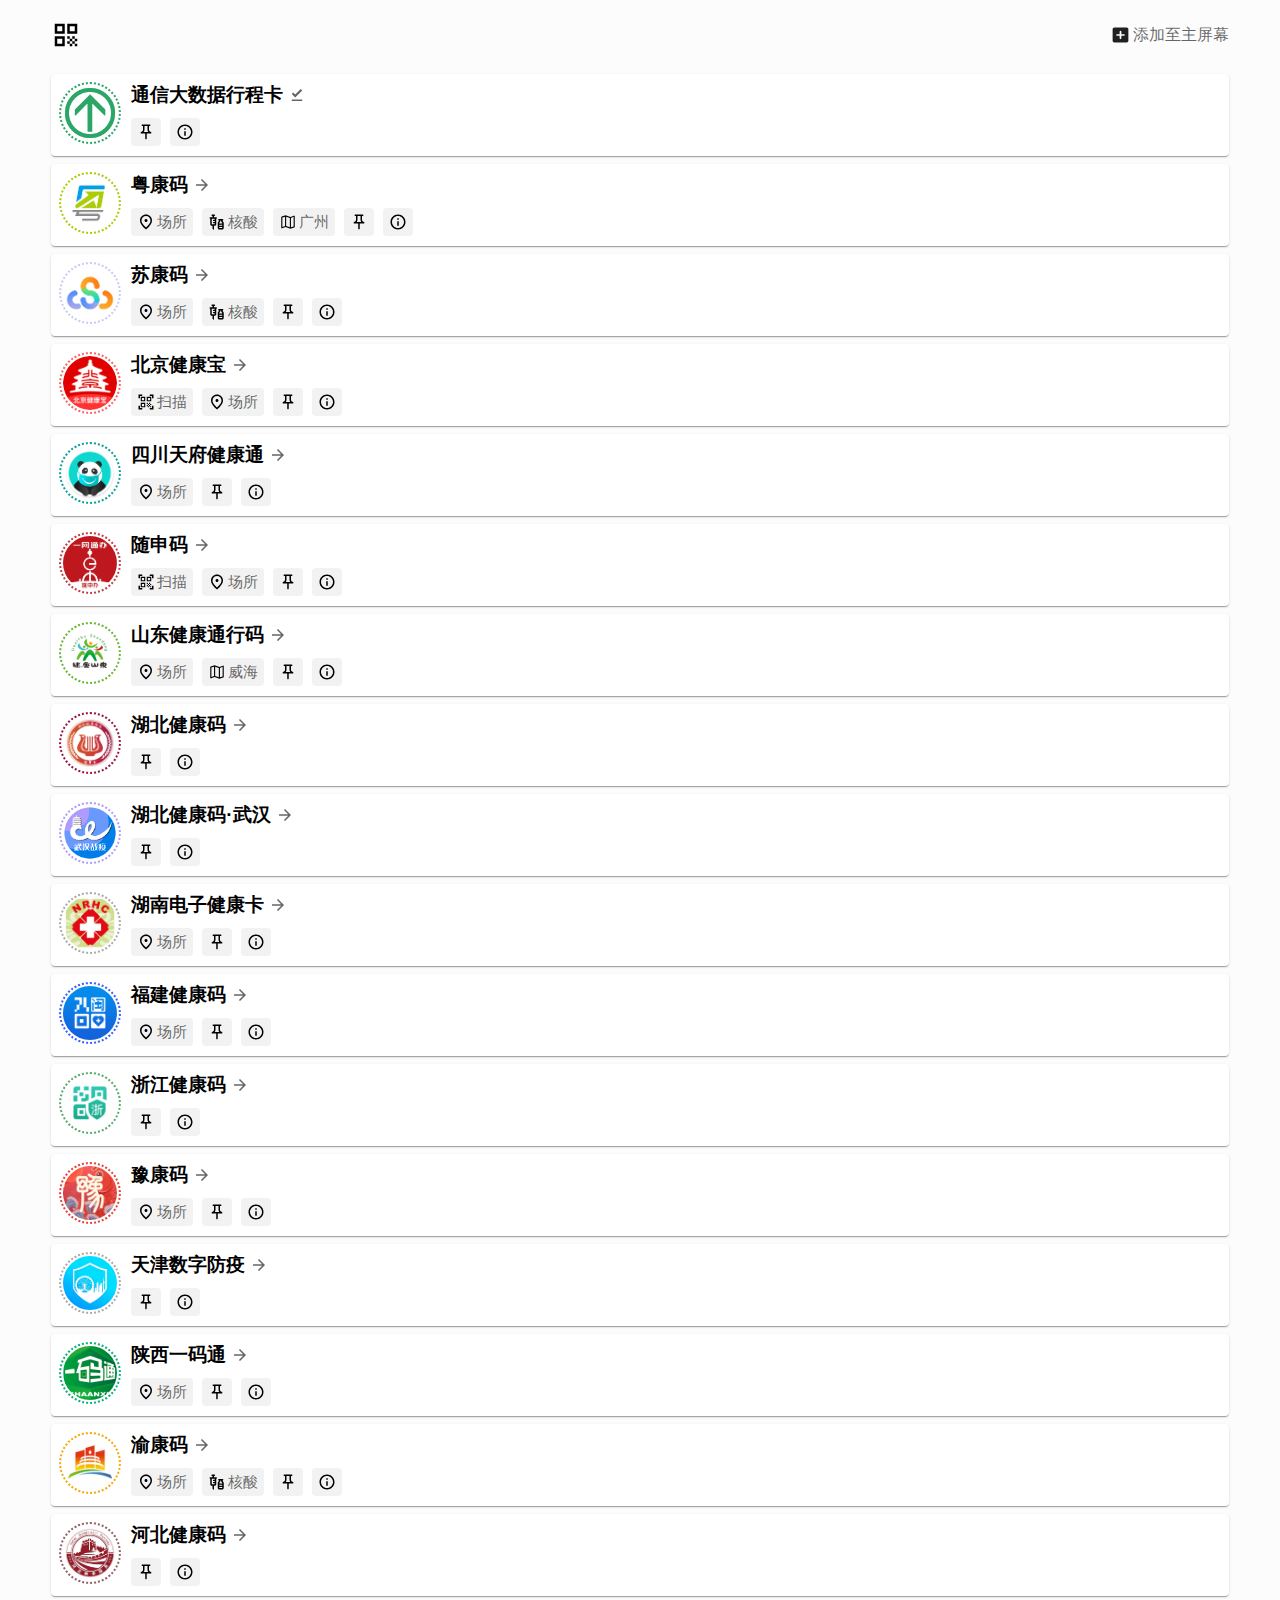
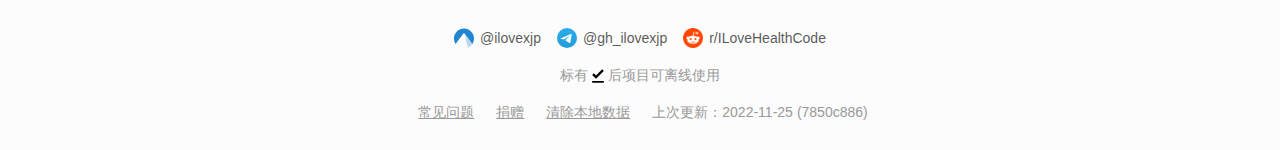
<file: index.html>
<!doctypehtml><title>健康码模拟</title><meta http-equiv="Content-Type"content="text/html; charset=UTF-8"><meta name="viewport"content="width=device-width,initial-scale=1,maximum-scale=1,user-scalable=0"><meta name="theme-color"content="#FCFCFC"><meta name="apple-mobile-web-app-status-bar-style"content="black-translucent"><link rel="manifest"href="manifest.json"><link rel="icon"type="image/jpeg"href="common/images/logo.jpg"><link rel="apple-touch-icon"sizes="512x512"href="common/images/logo.jpg"><link rel="stylesheet"href="app.css"><script src="app.js"></script><div class="header"><div class="page-title-container"><img class="page-title-icon"src="common/icons/qr_code.svg"> <span class="page-title"></span></div><div class="sw-status"></div></div><div id="pwa-install-help"class="app-help"><p>添加至主屏幕后，网页将可以全屏显示。<p>在 iOS Safari 中，先点击下方分享按钮，再点击“添加至主屏幕”。<p>注意：若正在使用全面屏 iOS 设备，在部分带有白色背景导航栏的页面中，可能会出现设备状态栏文字变白“消失”的情况。此时可以 <span style="text-decoration:underline"onclick='document.querySelector("meta[name=apple-mobile-web-app-status-bar-style]").content="default",alert("状态栏模式已切换，请点击分享菜单中的“添加至主屏幕”安装。")'>点击这里切换状态栏样式</span> 后再安装。此后，所有页面的状态栏颜色将会正确显示，但网页背景无法再延伸至状态栏。<p>在 Android Chrome 中，先点击右上角菜单按钮，再点击“添加至主屏幕”。<p>在 Android Firefox 中，先点击右上角菜单按钮，再点击“安装”。</div><div id="pwa-usage-help"class="app-help"><p>置顶项目和访问过的项目将被自动预加载，以在离线时使用。<p>若当前并非以 https 访问，部分功能可能无法使用。<p>若正在使用全面屏 iOS 设备，在部分带有白色背景导航栏的页面中，可能会出现设备状态栏文字变白“消失”的情况。此时请在浏览器中重新打开页面，点击页面右上角的“添加至主屏幕”，并按照指引安装。</div><div class="apps-list"><p style="text-align:center">如果页面无法加载，请换用较新版本的浏览器，并开启 Javascript 功能。</div><footer><div class="links-list"><div class="link-wrapper"onclick='window.location.href="https://codeberg.org/ilovexjp/health-code-simulator"'><img src="common/images/codeberg-logo.svg"> <span>@ilovexjp</span></div><div class="link-wrapper"onclick='window.location.href="https://t.me/gh_ilovexjp"'><img src="common/images/telegram-logo.svg"> <span>@gh_ilovexjp</span></div><div class="link-wrapper"onclick='window.location.href="https://www.reddit.com/r/ILoveHealthCode/"'><img src="common/images/reddit-logo.png"> <span>r/ILoveHealthCode</span></div></div><div class="links-list links-list-help"><div class="link-wrapper"id="sw-help-text"style="display:none">标有 <img src="common/icons/download_done.svg"> 后项目可离线使用</div></div><div class="links-list links-list-help"><div class="link-wrapper"><a href="https://codeberg.org/ilovexjp/health-code-simulator/src/branch/main/docs/FAQ.md">常见问题</a></div><div class="link-wrapper"><a href="https://t.me/s/gh_ilovexjp/23">捐赠</a></div><div class="link-wrapper"><a id="clear-local-data">清除本地数据</a></div><div class="link-wrapper"><span id="last-update"onclick="updateServiceWorker(this)">上次更新：2022-11-25<span id="last-update-version"></span></span></div></div></footer><script>render()</script>
</file>
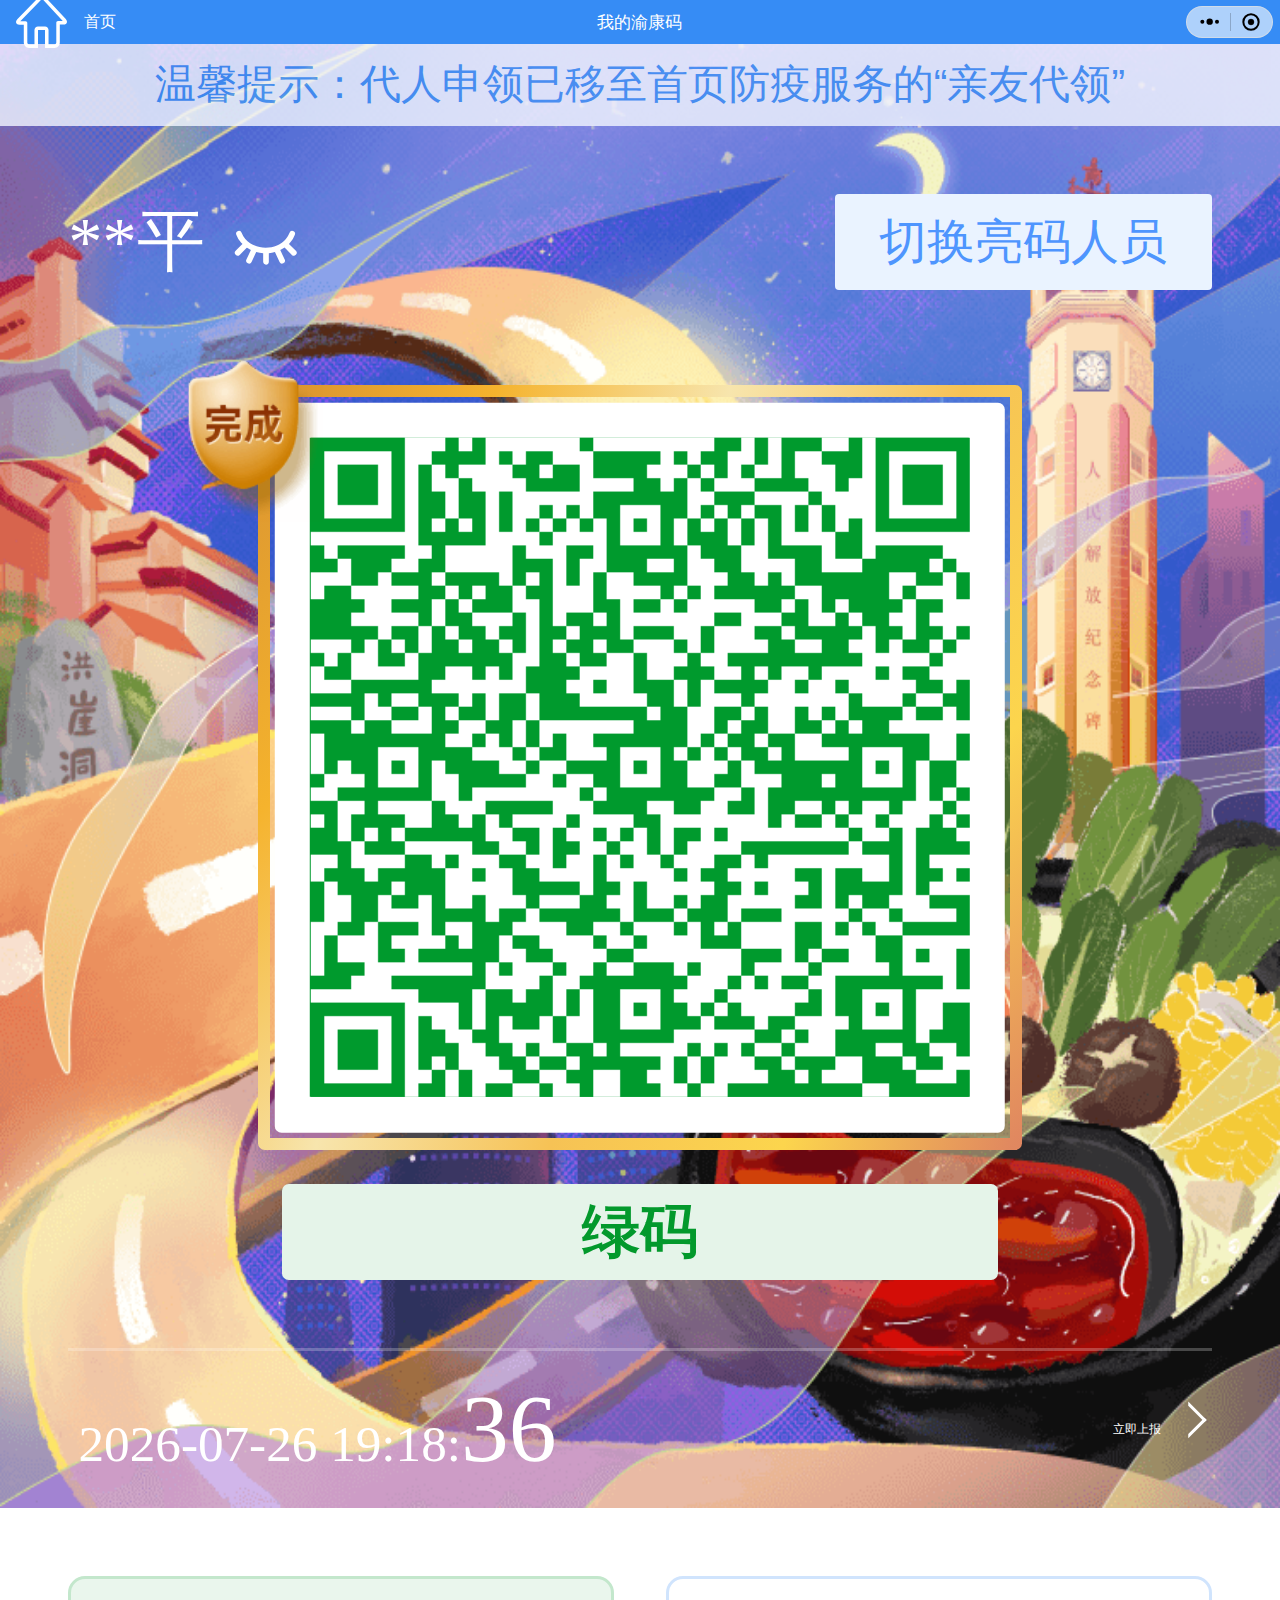
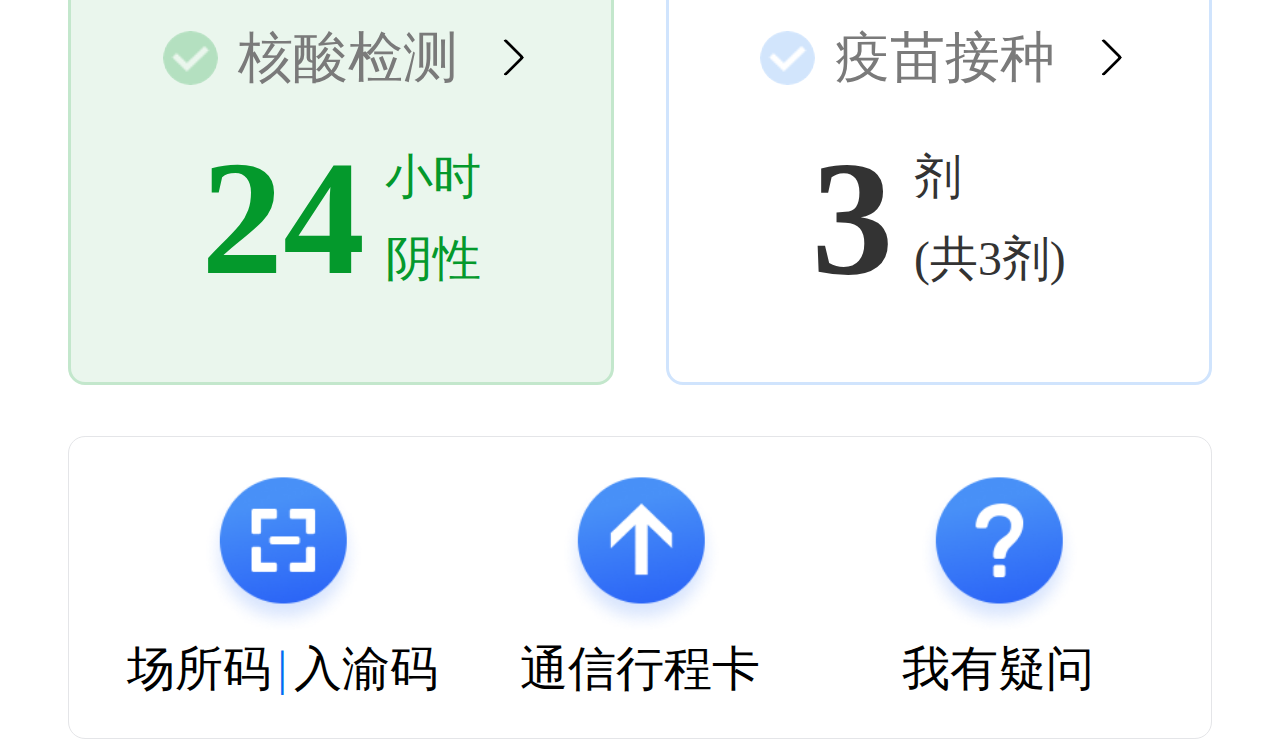
<file: chongqing-hc/index.html>
<!doctypehtml><title>我的渝康码</title><meta http-equiv="Content-Type"content="text/html;charset=UTF-8"><meta name="viewport"content="width=device-width,height=device-height,viewport-fit=cover,initial-scale=1,maximum-scale=1,user-scalable=0"><meta name="theme-color"content="#368CF5"><meta name="apple-mobile-web-app-status-bar-style"content="black-translucent"><link rel="manifest"href="manifest.json"><link rel="icon"type="image/png"href="./static/logo.png"><link rel="apple-touch-icon"sizes="64x64"href="./static/logo.png"><link rel="stylesheet"href="app.css"><link rel="stylesheet"href="../common/nav.css"><script src="../common/base.js"></script><div class="capsule capsule--wechat"onclick="navigateHome()"><svg class="capsule__menu-icon"viewBox="0 0 64 28"xmlns="http://www.w3.org/2000/svg"><circle cx="32"cy="14"r="9.5"/><circle cx="54"cy="14"r="6"/><circle cx="10"cy="14"r="6"/></svg><div class="capsule__splitter"></div><svg class="capsule__exit-icon"viewBox="0 0 60 60"xmlns="http://www.w3.org/2000/svg"><circle cx="30"cy="30"r="9"/><circle cx="30"cy="30"r="23"stroke-width="6"fill="transparent"/></svg></div><view class="light-code"><view style="position:relative"><div class="navbar navbar--wechat-alternative"><div class="navbar__placeholder"></div><div class="navbar__inner"style="background:#368cf5"><div class="navbar__left"><div class="navbar__buttons"><view style="display:flex;align-items:center"onclick="navigateHome()"><image src="./static/nav_home.svg"style="width:4vw;height:4vw;margin-right:1.33vw"></image><text>首页</text></view></div></div><div class="navbar__center"><span style="font-weight:400">我的渝康码</span></div><div class="navbar__right"></div></div></div></view><view class="light-code-container"><view class="top"><view class="top-tip">温馨提示：代人申领已移至首页防疫服务的“亲友代领”</view><view class="top-info"><view class="top-info-name"id="masked-info"><text class="top-info-name-self"id="masked-name"></text><image class="top-info-name-icon"src="./static/password-btn-white.svg"onclick="toggleMask(!1)"></image></view><view class="top-info-name"id="info"style="display:none"><text class="top-info-name-self"id="name"></text><image class="top-info-name-icon"src="./static/password-btn2-white.svg"onclick="toggleMask(!0)"></image></view><view bindtap="showRelationUsersPop"class="top-info-exchange">切换亮码人员</view></view><view class="code-area"><view class="code-container"><view class="code-box code_qrcode"onclick='window.location.href="checkin.html"'><view class="code_self"style="background-image:url([data-uri]),linear-gradient(#009a2d,#009a2d);background-size:87% 87%"></view></view><view class="vaccines_done"></view><view class="golden_border"></view></view></view><view class="code-state code-state__green">绿码</view><view class="code-bottom"><view class="code-timer"><span id="datetime"></span><span class="bigger"id="sec"></span></view><view bindtap="handleNavigateTo"class="code-report">立即上报</view></view></view><view class="middle"><view class="block-item nucleic-block nucleic-block__active"onclick='window.location.href="detail.html"'><view class="block-title"><text>核酸检测</text></view><view class="block-container"><view class="block-number">24</view><view class="block-des"><view class="block-des-item">小时</view><view class="block-des-item">阴性</view></view></view></view><view bindtap="handleNavigateTo"class="block-item vaccines-block vaccines-block__active"><view class="block-title"><text>疫苗接种</text></view><view class="block-container"><view class="block-number">3</view><view class="block-des"><view class="block-des-item">剂</view><view class="block-des-item">(共3剂)</view></view></view></view></view><view class="bottom"><view bindtap="onPlaceCodeScan"class="bt-item"onclick='window.location.href="checkin.html"'><view class="bt-item-icon bt_item_icon_chagnsuoma"></view><view class="bt-item-text">场所码<text style="color:#006df2;margin:0 .533vw">|</text>入渝码</view></view><view bindtap="toTongxin"class="bt-item"onclick="navigateToTripCard()"><view class="bt-item-icon bt_item_icon_xingcengma"></view><view class="bt-item-text">通信行程卡</view></view><view bindtap="handleNavigateTo"class="bt-item"><view class="bt-item-icon bt_item_icon_yiwen"></view><view class="bt-item-text">我有疑问</view></view></view></view></view><script>function toggleMask(e){document.getElementById("masked-info").style.display=e?"flex":"none",document.getElementById("info").style.display=e?"none":"flex"}setDynamicTime("#datetime",0,17),setDynamicTime("#sec",17,19),addStorageField("_name","#masked-name","名字","习近平",presetFilters.lastcharonly),addStorageField("_name","#name","名字","习近平"),initServiceWorker("chongqing-hc")</script>
</file>
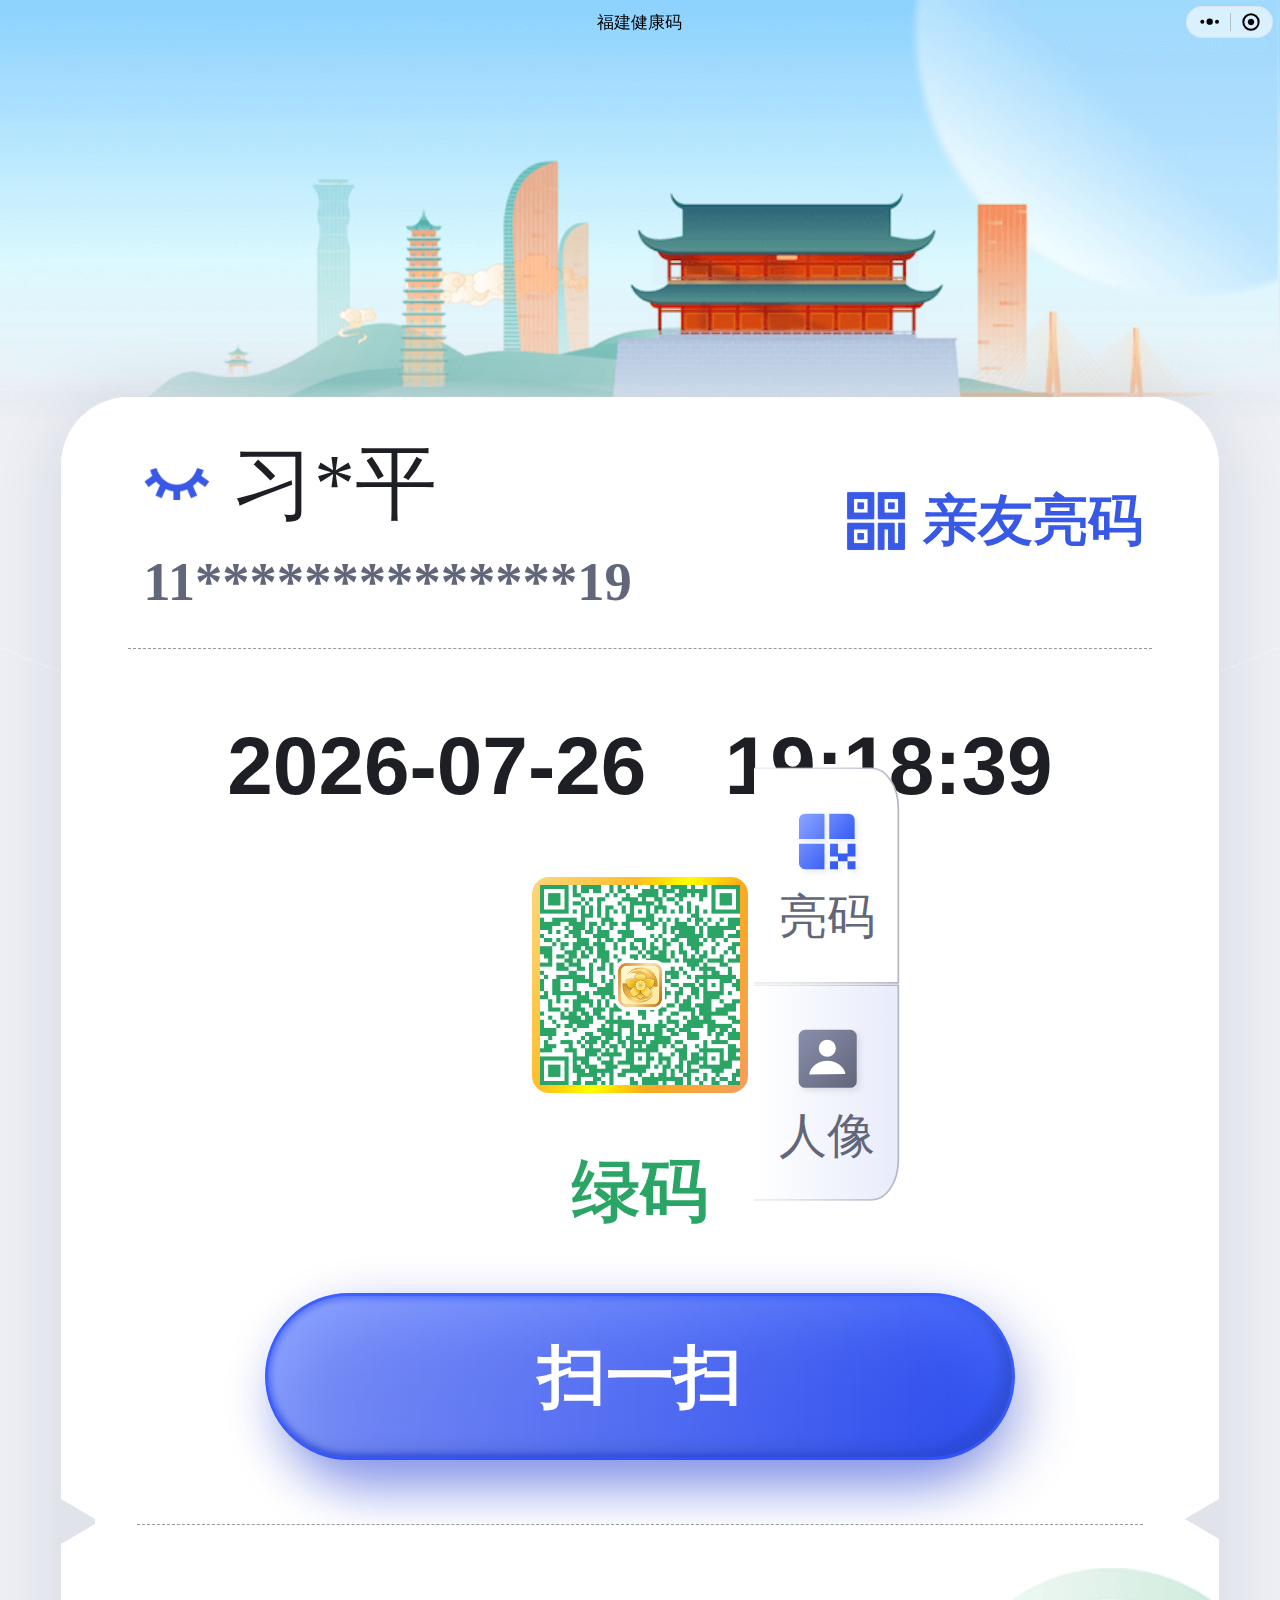
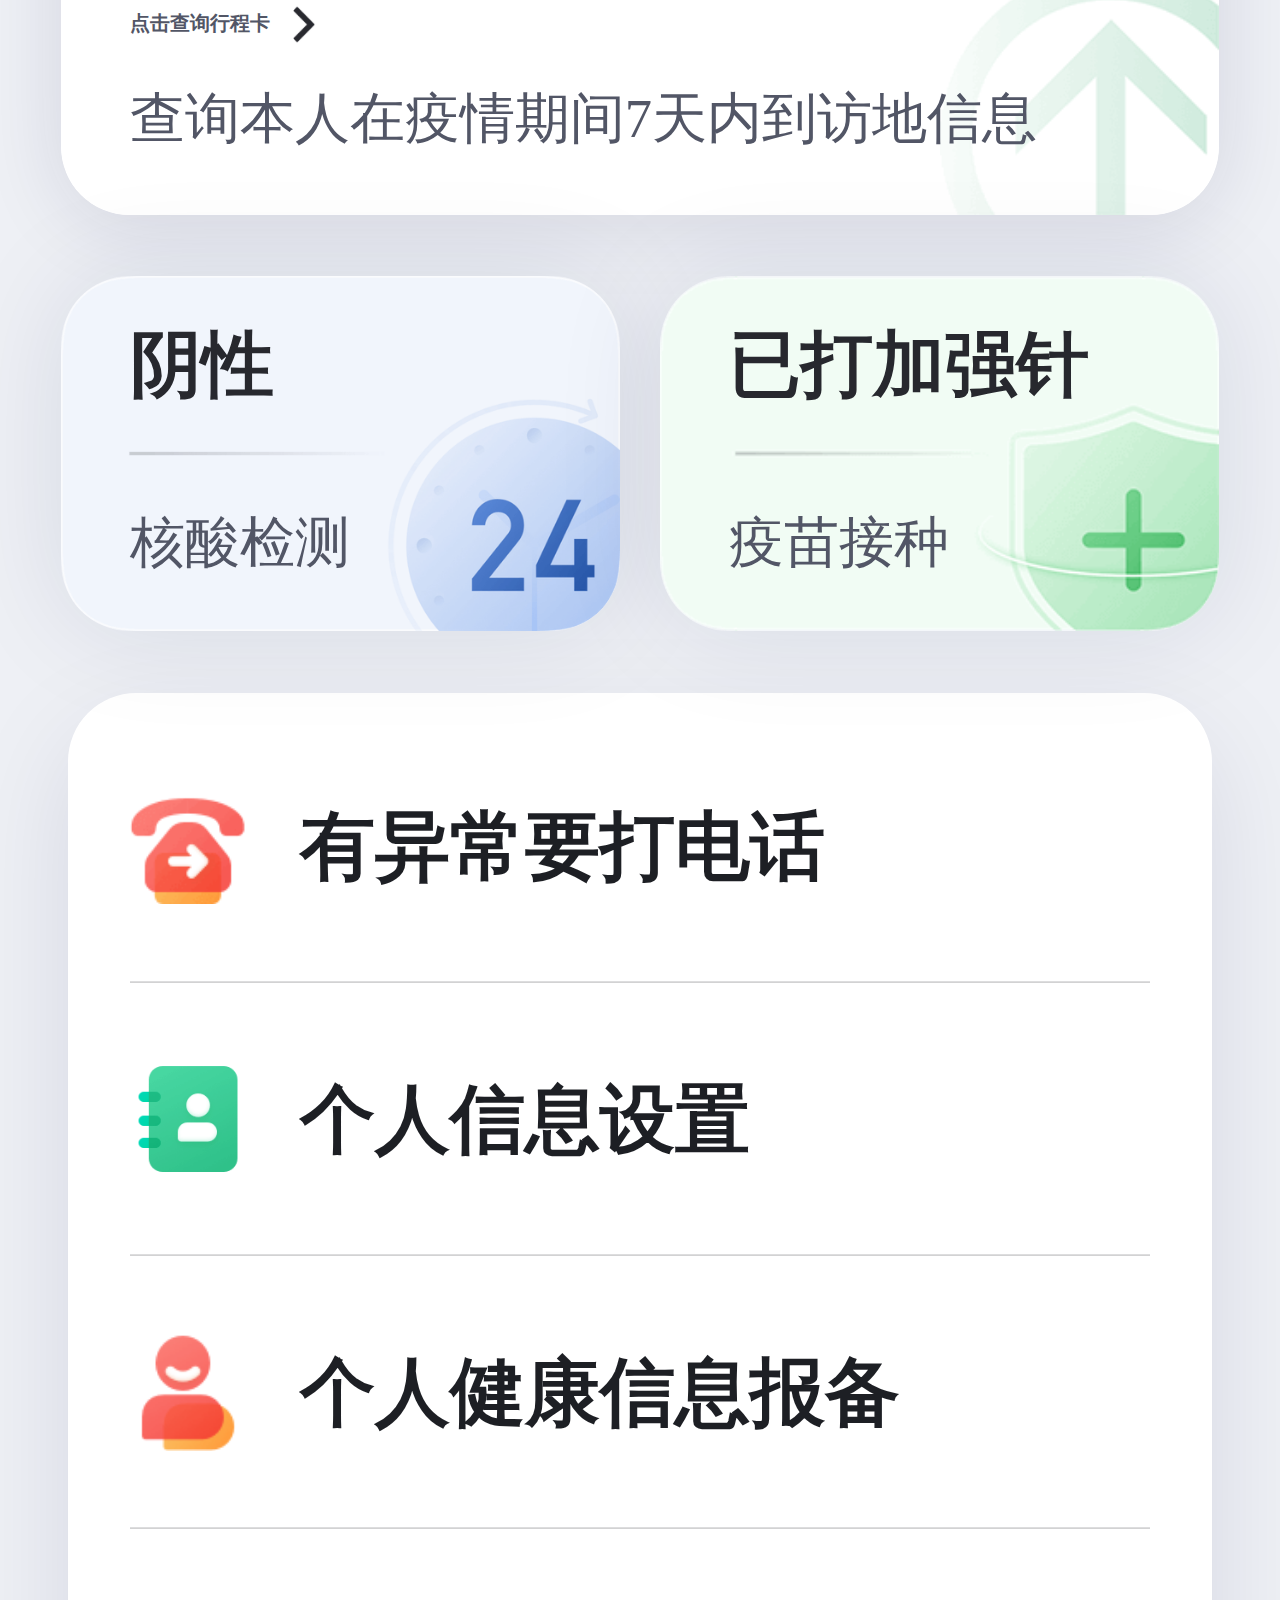
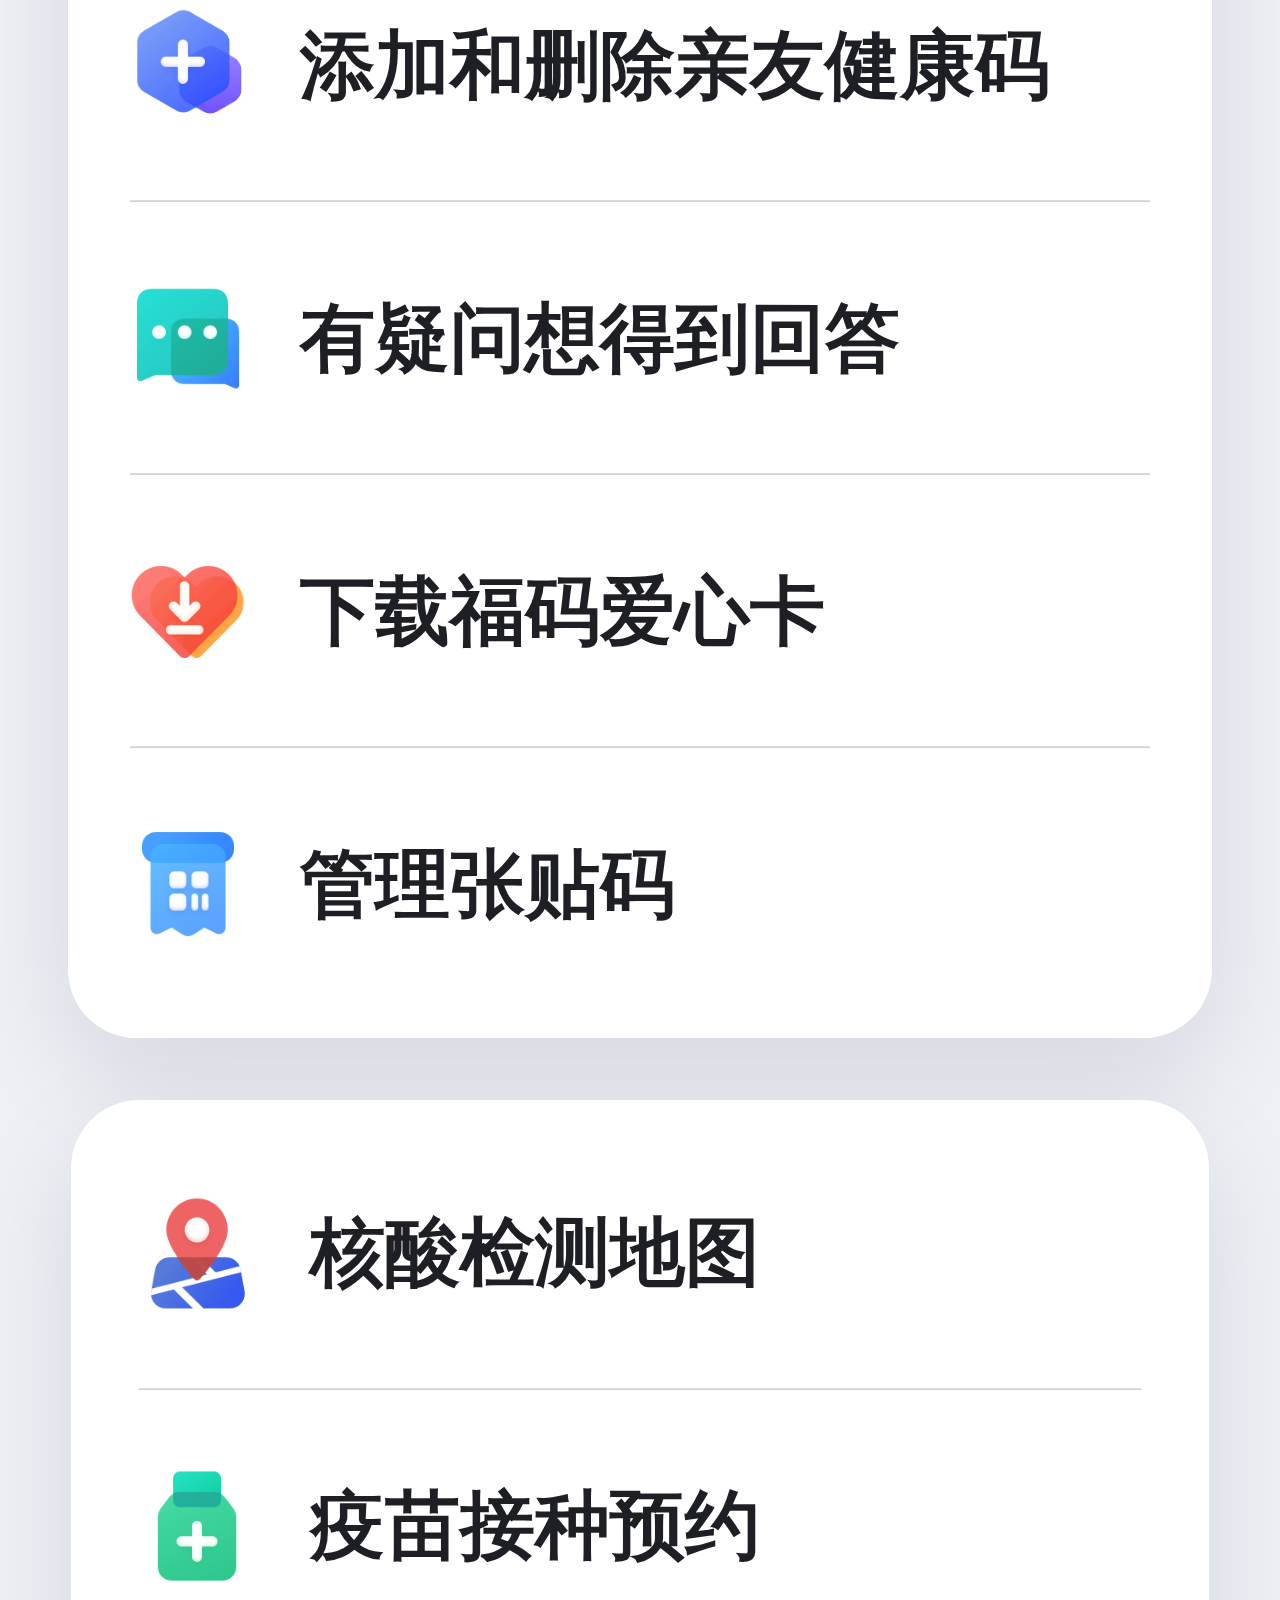
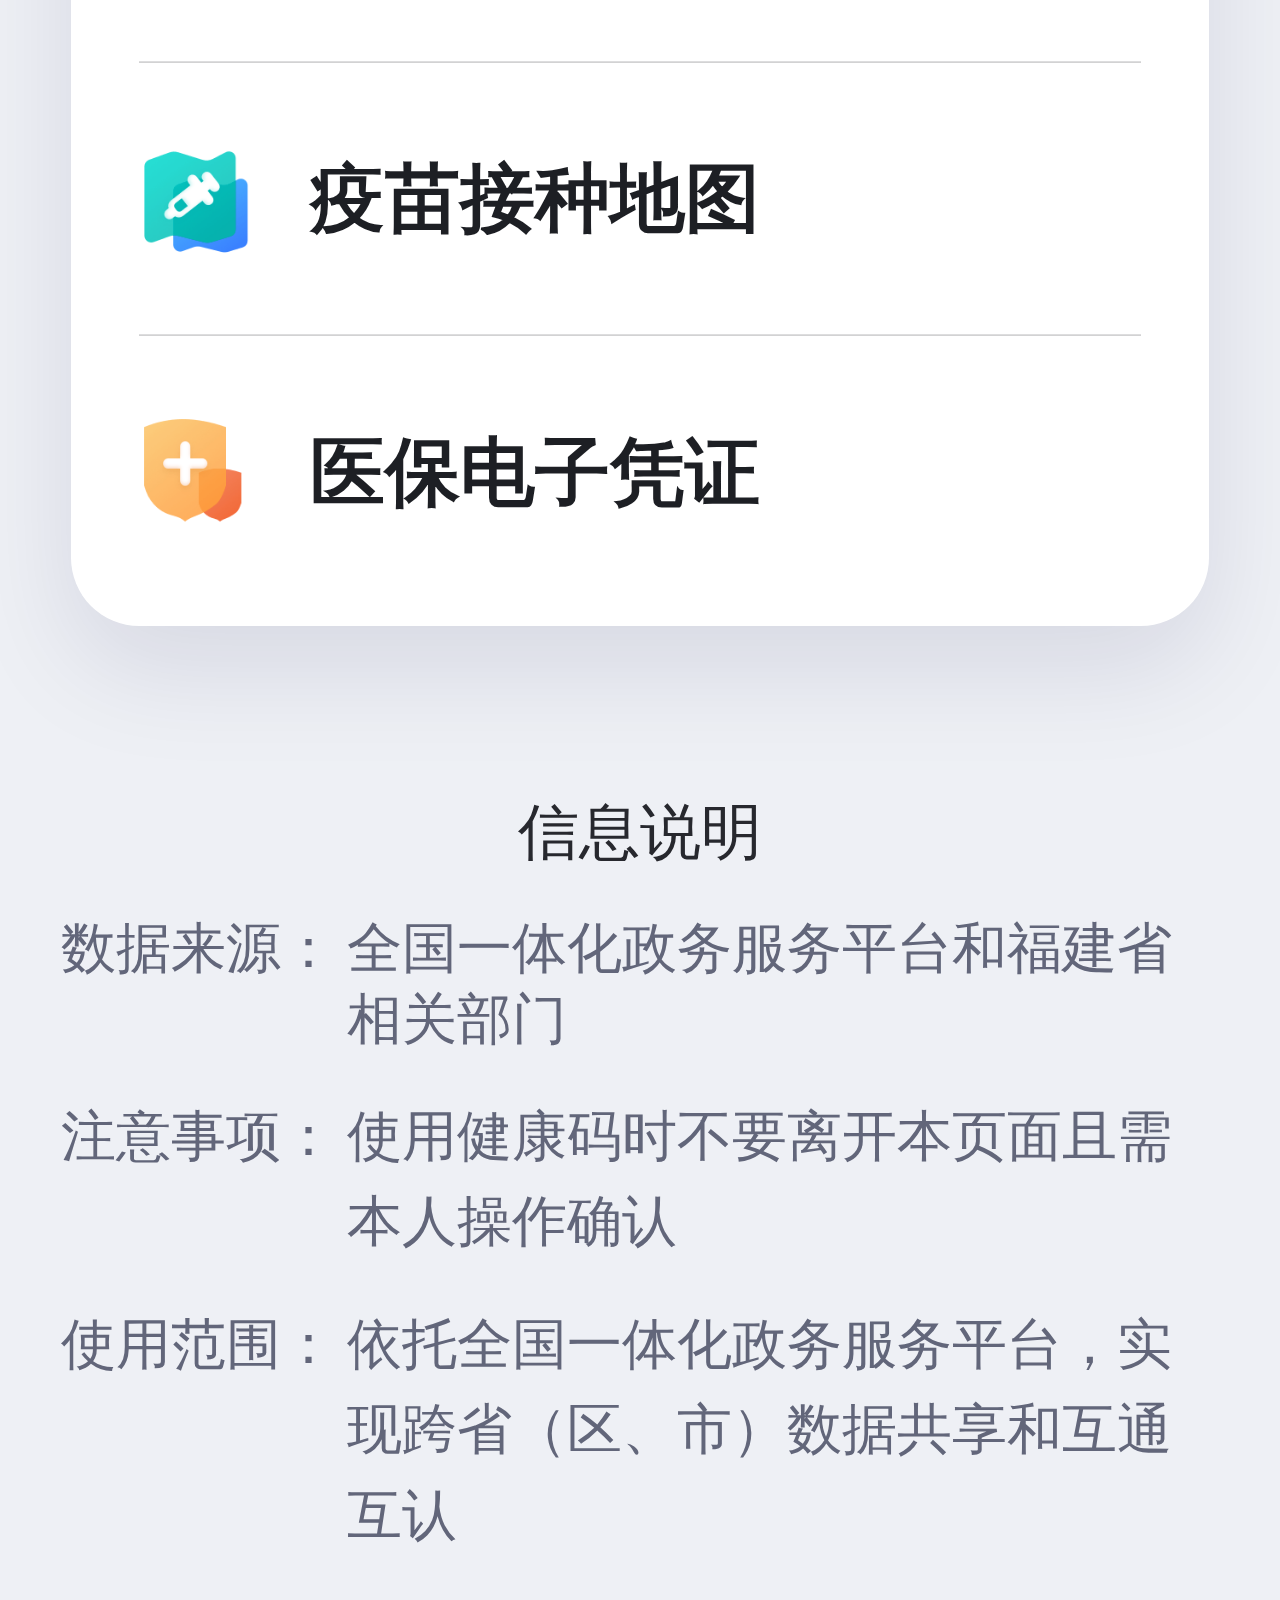
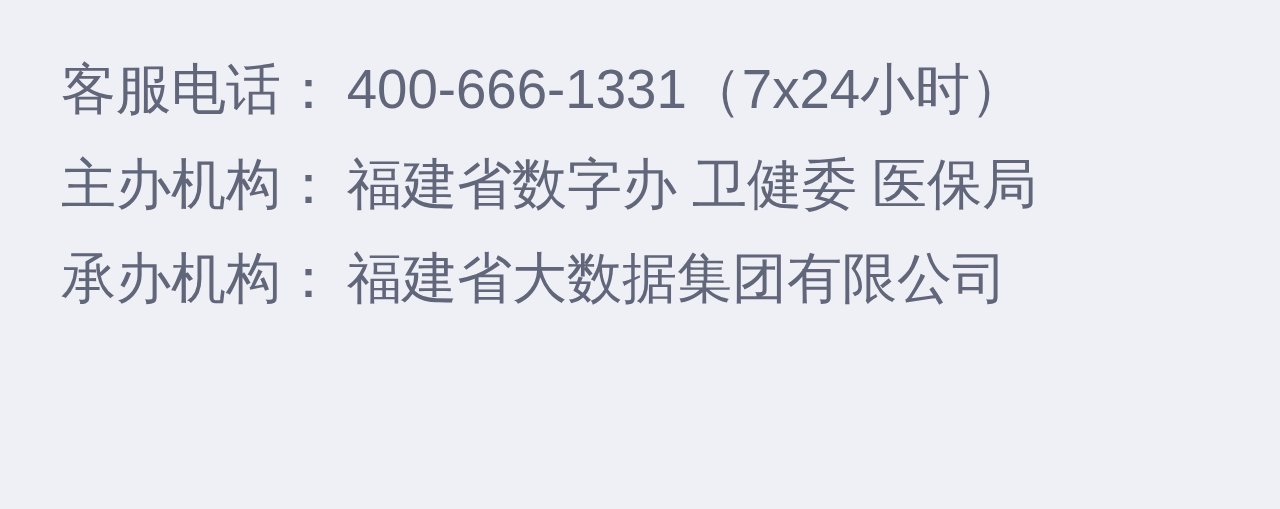
<file: fujian-hc/index.html>
<!doctypehtml><title>福建健康码</title><meta http-equiv="Content-Type"content="text/html;charset=UTF-8"><meta name="viewport"content="width=device-width,height=device-height,viewport-fit=cover,initial-scale=1,maximum-scale=1,user-scalable=0"><meta name="theme-color"content="#FFFFFF"><meta name="apple-mobile-web-app-status-bar-style"content="black-translucent"><link rel="manifest"href="manifest.json"><link rel="icon"type="image/png"href="./static/jkm_logo.png"><link rel="apple-touch-icon"sizes="360x360"href="./static/jkm_logo.png"><link rel="stylesheet"href="app.css"><link rel="stylesheet"href="../common/nav.css"><script src="../common/base.js"></script><view class="navbar navbar--wechat"><view class="navbar__placeholder"></view><view class="navbar__inner nav"style="color:#000"><view class="navbar__left"></view><view class="navbar__center"style="font-weight:400"><text>福建健康码</text></view><view class="navbar__right"></view></view><div class="capsule capsule--wechat"onclick="navigateHome()"><svg class="capsule__menu-icon"viewBox="0 0 64 28"xmlns="http://www.w3.org/2000/svg"><circle cx="32"cy="14"r="9.5"/><circle cx="54"cy="14"r="6"/><circle cx="10"cy="14"r="6"/></svg><div class="capsule__splitter"></div><svg class="capsule__exit-icon"viewBox="0 0 60 60"xmlns="http://www.w3.org/2000/svg"><circle cx="30"cy="30"r="9"/><circle cx="30"cy="30"r="23"stroke-width="6"fill="transparent"/></svg></div></view><view backgroundcolor="#EEF0F5"class="type-fj-jkm:Page"style="position:absolute;top:0"><image alt="[图片]"class="type-gsd-h5-react:Image"id="id221"mode="widthFix"slot="content"src="./static/bg2@2x.png"style="width:100%;height:61.333vw;margin-top:0;margin-left:0;position:static;left:0;top:0"></image><view class="type-gsd-h5-react:Container"id="id69"slot="content"style="position:relative"><view class="type-gsd-h5-react:Container"id="id57"style="width:100%;margin-top:0;padding-right:5.333vw;padding-bottom:1.333vw;padding-left:5.333vw;display:none;z-index:99;text-align:left;background:#fff;position:fixed;top:0"><text class="type-gsd-h5-react:Text"id="id58"style="color:#1d1f24;font-size:4.533vw;line-height:6.933vw;text-align:center;font-family:PingFangSC-Medium;letter-spacing:0">福建健康码</text></view><view class="type-gsd-h5-react:Container"id="id68"style="margin-top:-30.667vw"><view class="type-gsd-h5-react:Container"id="id6"style="margin:0 4.8vw;display:flex;align-items:center;flex-direction:column;border-radius:5.333vw;background:#fff;position:relative;overflow:hidden;box-shadow:0 .533vw 6.4vw 0 rgba(25,24,71,.12);filter:blur(2)"><view class="type-gsd-h5-react:Container"id="id24"style="width:100%;height:19.467vw;padding-right:5.867vw;padding-left:6.4vw;display:flex;align-items:center;flex-direction:row;border-bottom-right-radius:4vw;border-bottom-left-radius:4vw;background:#fff;position:relative"><view class="type-gsd-h5-react:Container"id="id27"style="display:flex;justify-content:space-between;flex:1"><view class="type-gsd-h5-react:Container"style="display:flex;flex-direction:column;flex:auto"id="masked-info-container"><view class="type-gsd-h5-react:Container"style="display:flex;align-items:center"><image alt="[图片]"bindtap="onuuid_e0931441$tap"class="type-gsd-h5-react:Image"id="uuid_e0931441"mode="scaleToFill"src="./static/close.png"onclick="toggleInfoMask(!1)"style="width:5.333vw;height:5.333vw;margin-right:1.6vw;display:block"></image><text class="type-gsd-h5-react:Text"id="masked-name"style="color:#1d1f24;font-size:6.4vw;line-height:8.933vw;font-family:PingFangSC-Medium;letter-spacing:0;white-space:nowrap;text-overflow:ellipsis;overflow:hidden;word-break:break-all"></text></view><text class="type-gsd-h5-react:Text"id="masked-idcard"style="margin-top:.667vw;color:#62667a;font-size:4.267vw;line-height:5.067vw;font-weight:700;font-family:PingFangSC-Regular;letter-spacing:0"></text></view><view class="type-gsd-h5-react:Container"style="display:none;flex-direction:column;flex:auto"id="info-container"><view class="type-gsd-h5-react:Container"style="display:flex;align-items:center"><image alt="[图片]"bindtap="onuuid_e0931441$tap"class="type-gsd-h5-react:Image"id="uuid_e0931441"mode="scaleToFill"src="./static/open.png"onclick="toggleInfoMask(!0)"style="width:5.333vw;height:5.333vw;margin-right:1.6vw;display:block"></image><text class="type-gsd-h5-react:Text"id="name"style="color:#1d1f24;font-size:6.4vw;line-height:8.933vw;font-family:PingFangSC-Medium;letter-spacing:0;white-space:nowrap;text-overflow:ellipsis;overflow:hidden;word-break:break-all"></text></view><text class="type-gsd-h5-react:Text"id="idcard"style="margin-top:.667vw;color:#62667a;font-size:4.267vw;line-height:5.067vw;font-weight:700;font-family:PingFangSC-Regular;letter-spacing:0"></text></view><view bindtap="onid30$tap"class="type-gsd-h5-react:Container"id="id30"style="display:flex;justify-content:flex-end;align-items:center;flex:none"><image alt="[图片]"class="type-gsd-h5-react:Image"id="uuid_1940d160"mode="scaleToFill"src="./static/family-btn@2x.png"style="width:5.333vw;height:5.333vw"></image><text class="type-gsd-h5-react:Text"id="id31"style="padding-left:1.067vw;color:#3858e6;font-size:4.267vw;line-height:7.467vw;text-align:right;font-weight:bolder;font-family:PingFangSC-Regular;letter-spacing:0">亲友亮码</text></view></view><view class="type-gsd-h5-react:Container"id="id35"style="width:4vw;height:4vw;display:none;border-style:none;border-radius:50%;background:#3858e6;position:absolute;left:-2vw;top:19.067vw"></view><view class="type-gsd-h5-react:Container"id="id36"style="width:4vw;height:4vw;display:none;border-radius:50%;background:#3858e6;position:absolute;right:-2vw;top:19.067vw"></view></view><view bindchangephoto="onid25$changePhoto"bindgofirstreport="onid25$goFirstReport"bindgoreportafter14days="onid25$goReportAfter14days"bindgoverify="onid25$goVerify"bindgovisitedregion="onid25$goVisitedRegion"bindmanualrefresh="onid25$manualRefresh"bindpreviewofflinecode="onid25$previewOfflineCode"bindshowreason="onid25$showReason"bindtouploadphoto="onid25$toUploadPhoto"class="type-gsd-h5-react:Container"id="id25"style="width:80vw;height:.267vw;display:block;border-bottom:.133vw dashed #939aa0"></view><view class="type-gsd-h5-react:Container"id="id38"style="width:100%;height:auto;border-bottom-right-radius:5.333vw;border-bottom-left-radius:5.333vw;overflow:hidden"><view class="type-gsd-h5-react:Container"id="id39"style="width:100%;display:inline-block;position:relative"><view class="wa-comp-fj-jkm-StandardHealthCodeWrapper type-gsd-h5-react:Container"id="id2"><view class="type-gsd-h5-react:Container"id="id32"><view class="type-gsd-h5-react:Container"id="id11"style="padding-top:5.333vw"><view class="wa-comp-fj-jkm-StandardHealthBaseCodeWrapper type-gsd-h5-react:Container"id="id4"style="display:block"><view class="type-gsd-h5-react:Container"id="id20"style="text-align:center"><view class="type-gsd-h5-react:Container"id="id24"><view class="type-gsd-h5-react:Container"id="id52"style="margin-bottom:5.333vw;display:inline-block;color:#1d1f24;font-size:6.4vw;line-height:7.733vw;font-weight:700"title="日期、时间"><text class="type-gsd-h5-react:Text"id="date"style="padding-right:3.067vw"></text><text class="type-gsd-h5-react:Text"id="time"style="padding-left:3.067vw"></text></view><view class="type-gsd-h5-react:Container"id="id29"style="position:relative;height:var(--imgwidth)"><view class="wa-comp-standard-city-code-BaseQrcode type-gsd-h5-react:Container"id="id1"style="width:auto;margin:0;display:inline-block;position:static;height:26.667vw;z-index:5;position:relative;transform:translateZ(1px)"title="qrcode"><view class="type-gsd-h5-react:Container"id="id13"style="height:var(--imgwidth);width:var(--imgwidth)"><view class="type-gsd-h5-react:Container"id="id6"style="width:100%;height:100%;position:relative;display:flex;align-items:center;justify-content:center"><image alt="[图片]"binderror="onid14$error"bindload="onid14$load"class="type-gsd-h5-react:Image"id="id14"mode="scaleToFill"src="[data-uri]"style="width:100%;height:100%"></image><image alt="[图片]"class="type-gsd-h5-react:Image"id="id5"mode="scaleToFill"src="./static/logo21@2x.png"style="width:25%;height:25%;z-index:2;position:absolute"></image></view></view></view><view class="type-gsd-h5-react:Container"id="uuid_c0cf3c00"style="display:flex;justify-content:center;align-items:center;flex-direction:row;position:absolute;left:0;right:0;top:-4.267vw;bottom:-4.267vw"title="跑边"><view class="horse_run_con type-gsd-h5-react:Container"id="uuid_4e457a41"style="display:flex;justify-content:center;align-items:center;flex-direction:row;position:relative;box-sizing:border-box;width:calc(var(--imgwidth) + 16px);height:calc(var(--imgwidth) + 16px)"><view class="type-gsd-h5-react:Container"id="uuid_770fc067"style="width:calc(var(--imgwidth) + 16px);height:calc(var(--imgwidth) + 16px);padding:1.067vw;z-index:0;border-radius:1.333vw;background:linear-gradient(115deg,rgba(255,180,0,.5),#ffb400,rgba(247,135,52,.8));position:absolute;left:0;top:0;box-sizing:border-box;overflow:hidden"><view class="type-gsd-h5-react:Container"id="uuid_5ed69025"style="z-index:2;border-radius:1.067vw;background:#fff;position:absolute;left:1.067vw;right:1.067vw;top:1.067vw;bottom:1.067vw;transform:translateZ(1px)"></view><view class="type-gsd-h5-react:Container"id="uuid_18d91490"style="width:200%;height:100%;z-index:1;background:linear-gradient(115deg,rgba(0,0,0,.01),rgba(0,0,0,.01),rgba(0,0,0,.01),#ff0,rgba(0,0,0,.01),rgba(0,0,0,.01),rgba(0,0,0,.01));background-size:50% 100%!important;position:absolute;left:0;top:0;animation:start-pen-frames .75s linear infinite"></view></view></view></view><view class="side-tabs type-gsd-h5-react:Container"id="uuid_e4323b55"title="切换人像按钮"style="transform:translate(calc(var(--imgwidth)/ 2 + 14px),-50%)"><view bindtap="onuuid_7cb54472$tap"class="tabs-item type-gsd-h5-react:Container"id="uuid_7cb54472"style="background:url(static/TAB_UP_OFF.svg)"><image alt="[图片]"class="tabs-icon type-gsd-h5-react:Image"id="uuid_0fe30019"mode="scaleToFill"src="./static/QR_ON.svg"></image><text class="tabs-label type-gsd-h5-react:Text"id="uuid_dd617492">亮码</text></view><view bindtap="onuuid_5fcf6006$tap"class="tabs-item type-gsd-h5-react:Container"id="uuid_5fcf6006"style="background:url(static/TAB_DOWN_ON.svg)"><image alt="[图片]"class="tabs-icon type-gsd-h5-react:Image"id="uuid_a9108235"mode="scaleToFill"src="./static/CAM_OFF.svg"></image><text class="tabs-label type-gsd-h5-react:Text"id="uuid_242b1819">人像</text></view></view></view><view class="type-gsd-h5-react:Container"id="id30"style="margin-top:4.533vw;display:flex;justify-content:center;align-items:center;line-height:4.8vw"><view bindtap="onuuid_2eec5308$tap"class="type-gsd-h5-react:Container"id="uuid_2eec5308"slot="descSlot"style="display:flex;justify-content:center;align-items:center;flex-direction:row"><text class="type-gsd-h5-react:Text"id="id44"style="padding-right:0;padding-left:0;font-size:5.333vw;line-height:7.467vw;font-weight:bolder;color:#2ba566">绿码</text></view></view></view></view></view></view></view></view></view><view class="primary-button-con type-gsd-h5-react:Container"id="id40"style="padding-top:4.267vw;padding-bottom:4.8vw;display:flex;align-items:center;flex-direction:column;border-style:none"><view class="wa-comp-fj-jkm-Button type-gsd-h5-react:Container type-fj-jkm:Button"id="uuid_99e59a32"style="width:58.667vw;height:13.067vw"onclick='window.location.href="checkin.html"'><view class="btn-bg1 type-gsd-h5-react:Container"id="uuid_cb220d96"style="width:100%;height:100%;display:flex;justify-content:center;align-items:center;border:.267vw solid #3a5eff;border-radius:8.533vw;position:relative;box-shadow:1.067vw 1.6vw 4.267vw 0 rgba(44,71,190,.3),inset -.8vw -.8vw 1.067vw 0 rgba(44,71,190,.6);filter:blur(0)"><view class="type-gsd-h5-react:Container"id="uuid_44fe7c67"style="z-index:3;position:relative"><text class="type-gsd-h5-react:Text"id="uuid_e98aca79"slot="textSlot"style="color:#fff;font-size:5.333vw;line-height:9.6vw;font-weight:600">扫一扫</text></view><view class="high-light type-gsd-h5-react:Container"id="uuid_c6960684"></view></view></view></view><view class="type-gsd-h5-react:Container"id="uuid_823e2a87"style="display:flex;align-items:center;flex-direction:column;border-style:none;position:relative"><view class="type-gsd-h5-react:Container"id="uuid_f4b50588"style="width:78.667vw;height:.267vw;border-bottom:.133vw dashed #939aa0"></view><view bindtap="onuuid_194f0622$tap"class="wa-comp-fj-jkm-TravelCard type-gsd-h5-react:Container"id="uuid_194f0622"style="width:100%;height:22.667vw;padding-right:4.267vw;padding-left:5.333vw;display:flex;justify-content:space-between;align-items:center;flex-direction:row;border-bottom-right-radius:5.333vw;border-bottom-left-radius:5.333vw;background:#fff;position:relative;overflow:hidden"><view class="type-gsd-h5-react:Container"id="uuid_beb0e836"style="width:100%;display:flex;justify-content:space-between;align-items:center;z-index:1;position:relative"onclick="navigateToTripCard()"><view class="type-gsd-h5-react:Container"id="uuid_259dfd84"><view class="type-gsd-h5-react:Container"id="uuid_8ba24d83"style="display:flex;align-items:center;color:#525666;font-size:5.333vw;line-height:6.4vw;font-weight:bolder"><text class="type-gsd-h5-react:Text"id="uuid_b0d7cc24"style="font-size:20px">点击查询行程卡</text><image alt="[图片]"class="type-gsd-h5-react:Image"id="uuid_f0850377"mode="scaleToFill"src="./static/icon-arrow-right@2x.png"style="width:4.267vw;height:4.267vw;margin-left:.533vw"></image></view><view class="type-gsd-h5-react:Container"id="uuid_280c0677"style="margin-top:1.333vw"><text class="type-gsd-h5-react:Text"id="uuid_e574bb50"style="color:#525666;font-size:4.267vw;font-weight:400;font-family:PingFangSC-Regular;letter-spacing:0">查询本人在疫情期间7天内到访地信息</text></view></view></view><image alt="[图片]"class="type-gsd-h5-react:Image"id="uuid_f5ea9424"mode="scaleToFill"src="./static/travel-card@2x.png"style="width:21.733vw;height:19.333vw;position:absolute;right:0;bottom:0"></image></view><view class="triangle-right type-gsd-h5-react:Container"id="uuid_c6be1741"style="height:3.467vw;position:absolute;left:0;top:-1.733vw"></view><view class="triangle-left type-gsd-h5-react:Container"id="uuid_cec63a89"style="position:absolute;right:0;top:-1.733vw"></view></view><view class="type-gsd-h5-react:Container"id="uuid_e7a4e889"style="display:none;border-style:none"><view class="type-gsd-h5-react:Container"id="uuid_62f24a90"style="width:81.867vw;height:.133vw;display:none;border-bottom:.133vw dashed #939aa0"></view><view bindtap="onuuid_8e2bb990$tap"class="type-gsd-h5-react:Container"id="uuid_8e2bb990"style="width:auto;height:10.667vw;margin-top:4.4vw;padding:0 4vw;display:flex;justify-content:center;align-items:center;flex-direction:row;border-radius:5.333vw;background:#ebedf3"><image alt="[图片]"class="type-gsd-h5-react:Image"id="uuid_98428890"mode="scaleToFill"src="./static/family_health_code@2x.png"style="width:3.733vw;height:3.733vw;display:inline-block"></image><text class="type-gsd-h5-react:Text"id="uuid_ec6bad90"style="margin-right:4.4vw;margin-left:2.667vw;display:inline-block;color:#5c5e66;font-size:4.267vw;text-align:center;align-items:center;font-family:PingFangSC-Medium;letter-spacing:0">亲友健康码</text><view class="type-WeApps_STD_COMP:Icon"id="uuid_4169f290"style="color:#919eab;font-size:1.6vw"type="arrow-right"></view></view></view></view></view><view class="type-gsd-h5-react:Container"id="uuid_6eefe919"style="padding-right:4.8vw;padding-left:4.8vw"><view class="wa-comp-fj-jkm-NucleicAcidTestAndVaccination nucleic-vaccination-con type-gsd-h5-react:Container type-WeApps_STD_COMP:Icon"id="uuid_99915118"style="width:100%;display:flex;justify-content:space-between;align-items:center;flex-direction:row"><view bindtap="onuuid_5c181a64$tap"class="nucleic-vaccination-item type-gsd-h5-react:Container"id="uuid_5c181a64"style="width:43.6vw;height:27.733vw;padding:0;position:relative"><image alt="[图片]"class="status-icon type-gsd-h5-react:Image"id="uuid_0bbbf666"mode="aspectFit"src="./static/nucleic-24h.png"style="width:100%;height:100%;display:block;line-height:0"></image><view class="type-gsd-h5-react:Container"id="uuid_61e66366"style="width:100%;height:100%;padding-right:2.667vw;padding-left:5.333vw;position:absolute;left:0;top:0"><text class="type-gsd-h5-react:Text"id="uuid_ae58c966"style="height:50%;display:flex;align-items:center;color:#27282e;font-size:5.6vw;font-weight:600">阴性</text><text class="type-gsd-h5-react:Text"id="uuid_b55b1166"style="height:50%;padding-right:9.6vw;display:flex;align-items:center;color:#525666;font-size:4.267vw;font-weight:400">核酸检测</text></view></view><view bindtap="onuuid_326c8e85$tap"class="nucleic-vaccination-item type-gsd-h5-react:Container"id="uuid_326c8e85"style="width:43.6vw;height:27.733vw;padding:0;position:relative"><image alt="[图片]"class="status-icon type-gsd-h5-react:Image"id="uuid_2774dd30"mode="aspectFit"src="./static/vaccination-done.png"style="width:100%;height:100%;display:block;line-height:0"></image><view class="type-gsd-h5-react:Container"id="uuid_e739c467"style="width:100%;height:100%;padding-right:2.667vw;padding-left:5.333vw;position:absolute;left:0;top:0"><text class="type-gsd-h5-react:Text"id="uuid_4cf39b59"style="height:50%;display:flex;align-items:center;color:#27282e;font-size:5.6vw;font-weight:600">已打加强针</text><text class="type-gsd-h5-react:Text"id="uuid_0cc0d346"style="height:50%;padding-right:9.6vw;display:flex;align-items:center;color:#525666;font-size:4.267vw;font-weight:400">疫苗接种</text></view></view></view></view><view class="service-con type-gsd-h5-react:Container"id="id9"style="width:89.333vw;margin:4.8vw auto 0;padding:1.333vw 4.8vw;display:block;border-radius:5.333vw;background:#fff;box-shadow:0 3.2vw 8.533vw 0 rgba(0,13,69,.1);filter:blur(32)"><view bindtap="onid15$tap"class="service-item type-gsd-h5-react:Container"id="id15-0"style="height:21.333vw;display:flex;justify-content:flex-start;align-items:center;flex-direction:row"><image alt="[图片]"class="type-gsd-h5-react:Image"id="id47-0"mode="scaleToFill"src="./static/menu-phone.png"style="width:9.067vw;height:9.067vw;flex-shrink:0"></image><text class="type-gsd-h5-react:Text"id="id11-0"style="padding-left:4.267vw;color:#1d1f24;font-size:5.867vw;line-height:5.867vw;text-align:left;font-weight:bolder;font-family:PingFangSC-Regular;letter-spacing:0">有异常要打电话</text><button class="button--none type-gsd-h5-react:Button"formtype="button"id="id80-0"style="width:100%;height:21.333vw;display:none;opacity:1;border:0 none transparent;background:0 0;position:relative"></button></view><view bindtap="onid15$tap"class="service-item type-gsd-h5-react:Container"id="id15-1"style="height:21.333vw;display:flex;justify-content:flex-start;align-items:center;flex-direction:row"><image alt="[图片]"class="type-gsd-h5-react:Image"id="id47-1"mode="scaleToFill"src="./static/menu-grxxsz.png"style="width:9.067vw;height:9.067vw;flex-shrink:0"></image><text class="type-gsd-h5-react:Text"id="id11-1"style="padding-left:4.267vw;color:#1d1f24;font-size:5.867vw;line-height:5.867vw;text-align:left;font-weight:bolder;font-family:PingFangSC-Regular;letter-spacing:0">个人信息设置</text><button class="button--none type-gsd-h5-react:Button"formtype="button"id="id80-1"style="width:100%;height:21.333vw;display:none;opacity:1;border:0 none transparent;background:0 0;position:relative"></button></view><view bindtap="onid15$tap"class="service-item type-gsd-h5-react:Container"id="id15-2"style="height:21.333vw;display:flex;justify-content:flex-start;align-items:center;flex-direction:row"><image alt="[图片]"class="type-gsd-h5-react:Image"id="id47-2"mode="scaleToFill"src="./static/menu-grjkxxbb.png"style="width:9.067vw;height:9.067vw;flex-shrink:0"></image><text class="type-gsd-h5-react:Text"id="id11-2"style="padding-left:4.267vw;color:#1d1f24;font-size:5.867vw;line-height:5.867vw;text-align:left;font-weight:bolder;font-family:PingFangSC-Regular;letter-spacing:0">个人健康信息报备</text><button class="button--none type-gsd-h5-react:Button"formtype="button"id="id80-2"style="width:100%;height:21.333vw;display:none;opacity:1;border:0 none transparent;background:0 0;position:relative"></button></view><view bindtap="onid15$tap"class="service-item type-gsd-h5-react:Container"id="id15-3"style="height:21.333vw;display:flex;justify-content:flex-start;align-items:center;flex-direction:row"><image alt="[图片]"class="type-gsd-h5-react:Image"id="id47-3"mode="scaleToFill"src="./static/menu-gljtcyjkm.png"style="width:9.067vw;height:9.067vw;flex-shrink:0"></image><text class="type-gsd-h5-react:Text"id="id11-3"style="padding-left:4.267vw;color:#1d1f24;font-size:5.867vw;line-height:5.867vw;text-align:left;font-weight:bolder;font-family:PingFangSC-Regular;letter-spacing:0">添加和删除亲友健康码</text><button class="button--none type-gsd-h5-react:Button"formtype="button"id="id80-3"style="width:100%;height:21.333vw;display:none;opacity:1;border:0 none transparent;background:0 0;position:relative"></button></view><view bindtap="onid15$tap"class="service-item type-gsd-h5-react:Container"id="id15-4"style="height:21.333vw;display:flex;justify-content:flex-start;align-items:center;flex-direction:row"><image alt="[图片]"class="type-gsd-h5-react:Image"id="id47-4"mode="scaleToFill"src="./static/menu-yw.png"style="width:9.067vw;height:9.067vw;flex-shrink:0"></image><text class="type-gsd-h5-react:Text"id="id11-4"style="padding-left:4.267vw;color:#1d1f24;font-size:5.867vw;line-height:5.867vw;text-align:left;font-weight:bolder;font-family:PingFangSC-Regular;letter-spacing:0">有疑问想得到回答</text><button class="button--none type-gsd-h5-react:Button"formtype="button"id="id80-4"style="width:100%;height:21.333vw;display:none;opacity:1;border:0 none transparent;background:0 0;position:relative"></button></view><view bindtap="onid15$tap"class="service-item type-gsd-h5-react:Container"id="id15-5"style="height:21.333vw;display:flex;justify-content:flex-start;align-items:center;flex-direction:row"><image alt="[图片]"class="type-gsd-h5-react:Image"id="id47-5"mode="scaleToFill"src="./static/menu-bcjkm2.png"style="width:9.067vw;height:9.067vw;flex-shrink:0"></image><text class="type-gsd-h5-react:Text"id="id11-5"style="padding-left:4.267vw;color:#1d1f24;font-size:5.867vw;line-height:5.867vw;text-align:left;font-weight:bolder;font-family:PingFangSC-Regular;letter-spacing:0">下载福码爱心卡</text><button class="button--none type-gsd-h5-react:Button"formtype="button"id="id80-5"style="width:100%;height:21.333vw;display:none;opacity:1;border:0 none transparent;background:0 0;position:relative"></button></view><view bindtap="onid15$tap"class="service-item type-gsd-h5-react:Container"id="id15-6"style="height:21.333vw;display:flex;justify-content:flex-start;align-items:center;flex-direction:row"><image alt="[图片]"class="type-gsd-h5-react:Image"id="id47-6"mode="scaleToFill"src="./static/menu-slztm.png"style="width:9.067vw;height:9.067vw;flex-shrink:0"></image><text class="type-gsd-h5-react:Text"id="id11-6"style="padding-left:4.267vw;color:#1d1f24;font-size:5.867vw;line-height:5.867vw;text-align:left;font-weight:bolder;font-family:PingFangSC-Regular;letter-spacing:0">管理张贴码</text><button class="button--none type-gsd-h5-react:Button"formtype="button"id="id80-6"style="width:100%;height:21.333vw;display:none;opacity:1;border:0 none transparent;background:0 0;position:relative"></button></view></view><view class="type-gsd-h5-react:Container"id="id12"style="width:88.933vw;margin:4.8vw auto;display:flex;align-items:flex-start;flex-direction:column;border-radius:5.333vw;background:#fff;box-shadow:0 3.2vw 8.533vw 0 rgba(0,13,69,.1);filter:blur(32)"><text class="type-gsd-h5-react:Text"id="id48"style="margin-top:4vw;margin-left:4.8vw;display:none;color:#1d1f24;font-size:5.6vw;line-height:6.4vw;font-family:PingFangSC-Medium;letter-spacing:0">热门服务</text><view class="service-con type-gsd-h5-react:Container"id="id52"style="width:100%;padding:1.333vw 5.333vw;display:flex;justify-content:flex-start;align-items:center;flex-flow:column wrap"><view bindtap="onid49$tap"class="service-item type-gsd-h5-react:Container"id="id49-iid49"style="width:100%;height:21.333vw;display:flex;justify-content:flex-start;align-items:center;flex-direction:row"><image alt="[图片]"class="type-gsd-h5-react:Image"id="id50-iid49"mode="scaleToFill"src="./static/menu-hsjcdt.png"style="width:9.067vw;height:9.067vw"></image><text class="type-gsd-h5-react:Text"id="id51-iid49"style="padding-left:4.267vw;color:#1d1f24;font-size:5.867vw;line-height:8.267vw;text-align:center;font-weight:bolder;font-family:PingFangSC-Regular;letter-spacing:0">核酸检测地图</text><text class="type-gsd-h5-react:Text"id="id53-iid49"style="margin-top:-.667vw;color:#1d1f24;font-size:3.733vw;line-height:5.333vw;text-align:center;font-family:PingFangSC-Regular;letter-spacing:0"></text></view><view bindtap="onid49$tap"class="service-item type-gsd-h5-react:Container"id="id49-iid49"style="width:100%;height:21.333vw;display:flex;justify-content:flex-start;align-items:center;flex-direction:row"><image alt="[图片]"class="type-gsd-h5-react:Image"id="id50-iid49"mode="scaleToFill"src="./static/menu-ymjzyy.png"style="width:9.067vw;height:9.067vw"></image><text class="type-gsd-h5-react:Text"id="id51-iid49"style="padding-left:4.267vw;color:#1d1f24;font-size:5.867vw;line-height:8.267vw;text-align:center;font-weight:bolder;font-family:PingFangSC-Regular;letter-spacing:0">疫苗接种预约</text><text class="type-gsd-h5-react:Text"id="id53-iid49"style="margin-top:-.667vw;color:#1d1f24;font-size:3.733vw;line-height:5.333vw;text-align:center;font-family:PingFangSC-Regular;letter-spacing:0"></text></view><view bindtap="onid49$tap"class="service-item type-gsd-h5-react:Container"id="id49-iid49"style="width:100%;height:21.333vw;display:flex;justify-content:flex-start;align-items:center;flex-direction:row"><image alt="[图片]"class="type-gsd-h5-react:Image"id="id50-iid49"mode="scaleToFill"src="./static/menu-ymjzdt.png"style="width:9.067vw;height:9.067vw"></image><text class="type-gsd-h5-react:Text"id="id51-iid49"style="padding-left:4.267vw;color:#1d1f24;font-size:5.867vw;line-height:8.267vw;text-align:center;font-weight:bolder;font-family:PingFangSC-Regular;letter-spacing:0">疫苗接种地图</text><text class="type-gsd-h5-react:Text"id="id53-iid49"style="margin-top:-.667vw;color:#1d1f24;font-size:3.733vw;line-height:5.333vw;text-align:center;font-family:PingFangSC-Regular;letter-spacing:0"></text></view><view bindtap="onid49$tap"class="service-item type-gsd-h5-react:Container"id="id49-iid49"style="width:100%;height:21.333vw;display:flex;justify-content:flex-start;align-items:center;flex-direction:row"><image alt="[图片]"class="type-gsd-h5-react:Image"id="id50-iid49"mode="scaleToFill"src="./static/menu-yldzpz.png"style="width:9.067vw;height:9.067vw"></image><text class="type-gsd-h5-react:Text"id="id51-iid49"style="padding-left:4.267vw;color:#1d1f24;font-size:5.867vw;line-height:8.267vw;text-align:center;font-weight:bolder;font-family:PingFangSC-Regular;letter-spacing:0">医保电子凭证</text><text class="type-gsd-h5-react:Text"id="id53-iid49"style="margin-top:-.667vw;color:#1d1f24;font-size:3.733vw;line-height:5.333vw;text-align:center;font-family:PingFangSC-Regular;letter-spacing:0"></text></view></view></view><view bindtap="onid67$tap"class="type-gsd-h5-react:Container"id="id67"style="margin-top:12.8vw;padding-bottom:.133vw;text-align:left"><view class="type-gsd-h5-react:Container"id="id75"style="display:flex;justify-content:center;align-items:center;flex-direction:row"><text class="type-gsd-h5-react:Text"id="id76"style="color:#27282e;font-size:4.8vw;line-height:6.667vw;text-align:center;font-family:PingFangSC-Medium;letter-spacing:0">信息说明</text></view><view class="type-gsd-h5-react:Container"id="uuid_ca767008"style="padding-top:2.933vw;padding-right:4.8vw;padding-left:4.8vw;display:flex;justify-content:flex-start;align-items:flex-start;flex-direction:row;color:#62667a;font-size:4.267vw;line-height:5.6vw"><text class="type-gsd-h5-react:Text"id="uuid_607e9298"style="margin-right:.8vw;flex-shrink:0">数据来源：</text><text class="type-gsd-h5-react:Text"id="uuid_107ad663"style="flex:1">全国一体化政务服务平台和福建省相关部门</text></view><view class="type-gsd-h5-react:Container"id="uuid_f0035914"style="padding-top:2.933vw;padding-right:4.8vw;padding-left:4.8vw;display:flex;justify-content:flex-start;align-items:flex-start;flex-flow:row nowrap;color:#62667a;font-size:4.267vw;line-height:6.667vw"><text class="type-gsd-h5-react:Text"id="uuid_e9c2e716"style="margin-right:.8vw;flex-shrink:0">注意事项：</text><text class="type-gsd-h5-react:Text"id="uuid_e9f04c16"style="display:inline">使用健康码时不要离开本页面且需本人操作确认</text></view><view class="type-gsd-h5-react:Container"id="uuid_c30fe270"style="padding:2.933vw 4.8vw 7.467vw;display:flex;justify-content:flex-start;align-items:flex-start;flex-flow:row nowrap;color:#62667a;font-size:4.267vw;line-height:6.667vw"><text class="type-gsd-h5-react:Text"id="uuid_0cce6471"style="margin-right:.8vw;flex-shrink:0">使用范围：</text><text class="type-gsd-h5-react:Text"id="uuid_27c73a71"style="display:inline">依托全国一体化政务服务平台，实现跨省（区、市）数据共享和互通互认</text></view><view class="type-gsd-h5-react:Container"id="uuid_0c6ff114"style="padding-right:4.8vw;padding-left:4.8vw;display:flex;justify-content:flex-start;align-items:flex-start;flex-direction:row;color:#62667a;font-size:4.267vw"><text class="type-gsd-h5-react:Text"id="uuid_5c1d2714"style="margin-right:.8vw;color:#62667a;flex-shrink:0">客服电话：</text><text class="type-gsd-h5-react:Text"id="uuid_ff814e14"style="display:block;color:#62667a;text-align:left;opacity:1;flex:1">400-666-1331（7x24小时）</text></view><view class="type-gsd-h5-react:Container"id="uuid_369cb454"style="margin-bottom:14.933vw;padding-top:1.6vw;padding-right:4.8vw;padding-left:4.8vw;display:flex;justify-content:flex-start;align-items:flex-start;flex-direction:column;font-size:4.267vw"><view class="type-gsd-h5-react:Container"id="uuid_78c90b57"style="display:flex"><text class="type-gsd-h5-react:Text"id="uuid_c5d49457"style="margin-right:.8vw;color:#62667a;flex-shrink:0">主办机构：</text><text class="type-gsd-h5-react:Text"id="uuid_97aa0157"style="color:#62667a">福建省数字办 卫健委 医保局</text></view><view class="type-gsd-h5-react:Container"id="uuid_800f8c57"style="padding-top:1.6vw;display:flex"><text class="type-gsd-h5-react:Text"id="uuid_9a950a57"style="margin-right:.8vw;display:block;color:#62667a;text-align:left;opacity:1;flex:1;flex-shrink:0">承办机构：</text><text class="type-gsd-h5-react:Text"id="uuid_0583c357"style="color:#62667a">福建省大数据集团有限公司</text></view></view><view class="type-gsd-h5-react:Container"id="uuid_c4c2af14"style="margin-bottom:14.933vw;padding-top:1.6vw;padding-right:4.8vw;padding-left:4.8vw;display:none;font-size:4.267vw"><view class="type-gsd-h5-react:Container"id="uuid_7f442742"style="width:16.667vw;display:none"><text class="type-gsd-h5-react:Text"id="uuid_c699aa15"style="color:#62667a;font-size:4.267vw;flex-shrink:0">承办机构：</text><text class="type-gsd-h5-react:Text"id="uuid_83c13280"style="width:16.667vw;color:#62667a;font-size:4.267vw">承办机构：</text></view><view class="type-gsd-h5-react:Container"id="uuid_40f8f972"style="display:none"><text class="type-gsd-h5-react:Text"id="uuid_b5b37914"style="display:block;color:#62667a;font-size:3.2vw;text-align:left;opacity:1;flex:1">本应用由福建省数字办 卫健委 医保局主办</text><text class="type-gsd-h5-react:Text"id="uuid_39b5ae36"style="color:#62667a;font-size:4.267vw">福建省大数据集团有限公司承办</text></view></view></view></view></view></view><script>function toggleInfoMask(e){document.getElementById("info-container").style.display=e?"none":"flex",document.getElementById("masked-info-container").style.display=e?"flex":"none"}setDynamicTime("#date",0,10),setDynamicTime("#time",11,19),addStorageField("_name","#masked-name","名字","习近平",presetFilters.name_preferfirstname),addStorageField("_name","#name","名字","习近平"),addStorageField("_idcard","#masked-idcard","身份证号","110101195306153019",presetFilters.idcard()),addStorageField("_idcard","#idcard","身份证号","110101195306153019");const nav_scroll=()=>{window.addEventListener("scroll",()=>{var e=Math.max(0,Math.min(window.pageYOffset/document.documentElement.clientHeight/.18,1));document.querySelector(".nav").style.backgroundColor=`rgba(255, 255, 255, ${e})`,Math.ceil(255*e);document.querySelector(".nav > img")&&(document.querySelector(".nav > img").style.filter=`brightness(${(1-e).toFixed(1)})`)})};"complete"===document.readyState||"interactive"===document.readyState?setTimeout(nav_scroll,1):document.addEventListener("DOMContentLoaded",nav_scroll),initServiceWorker("fujian-hc")</script>
</file>
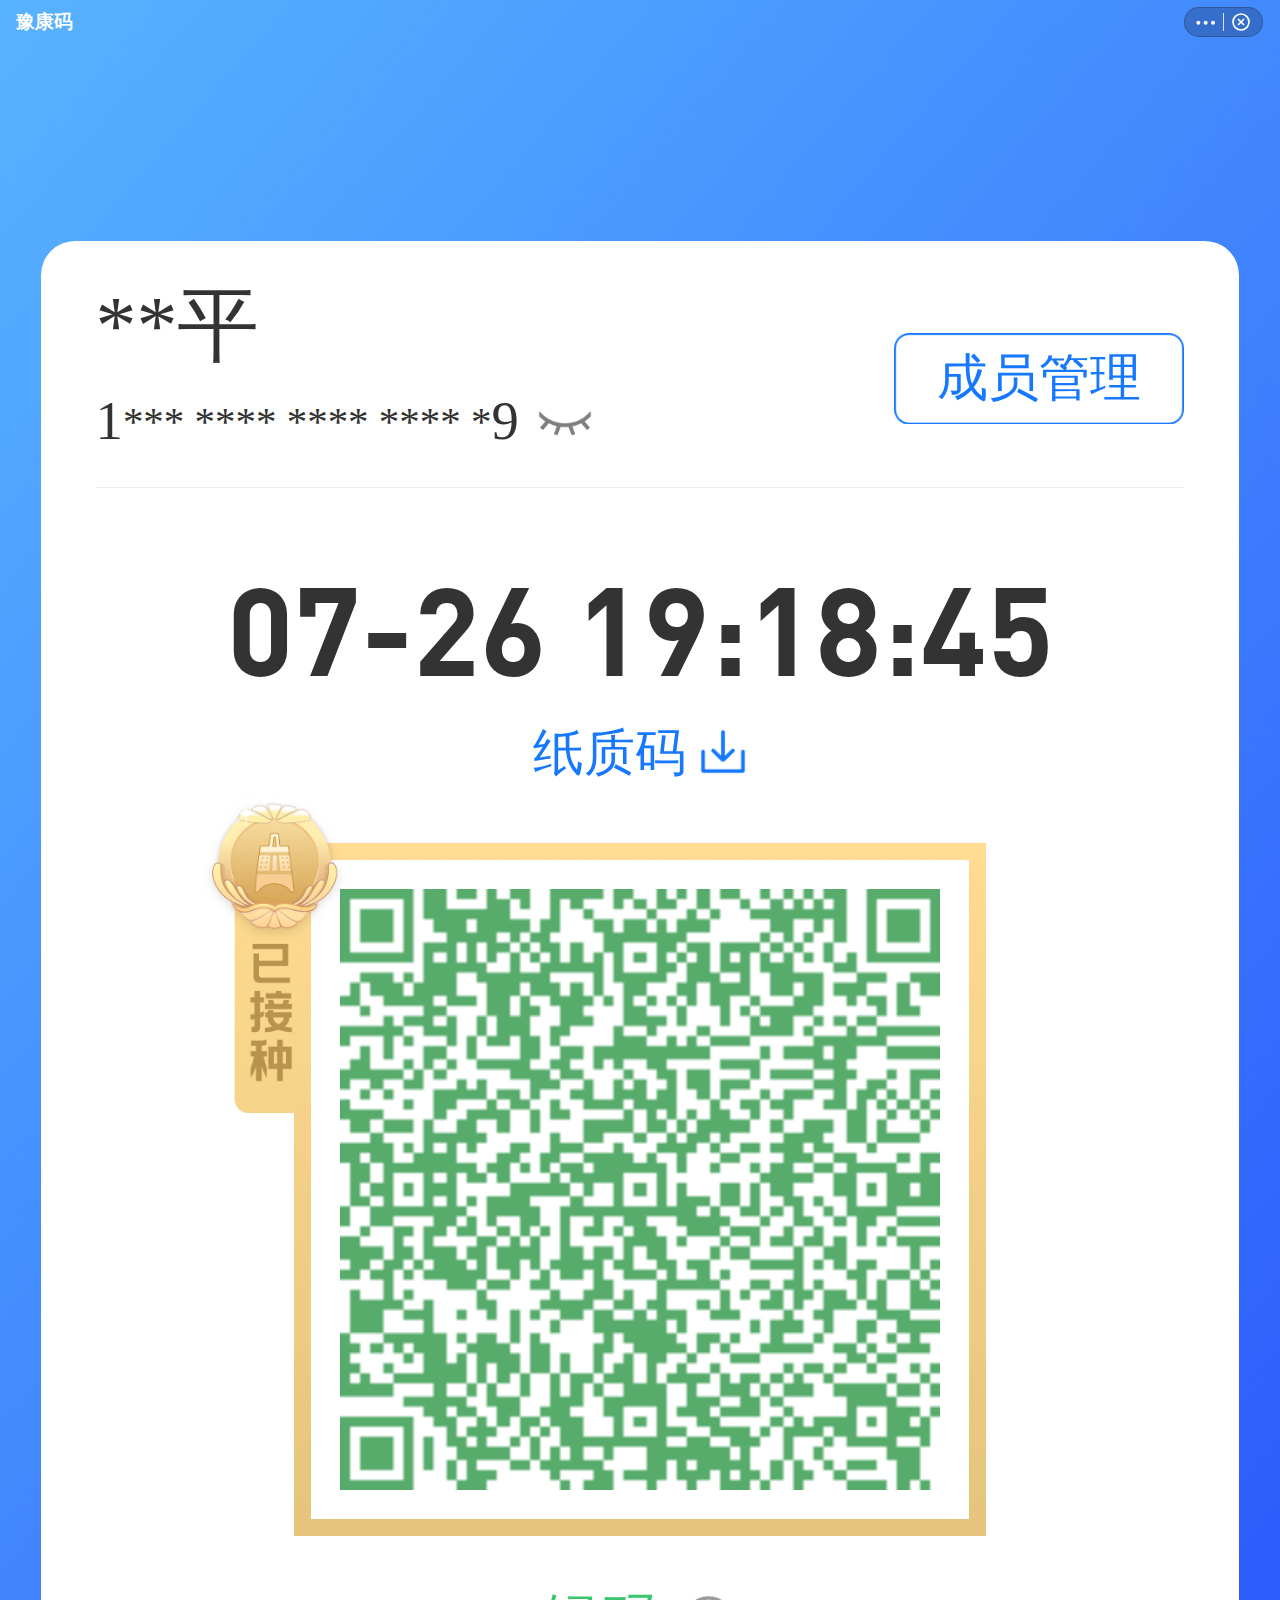
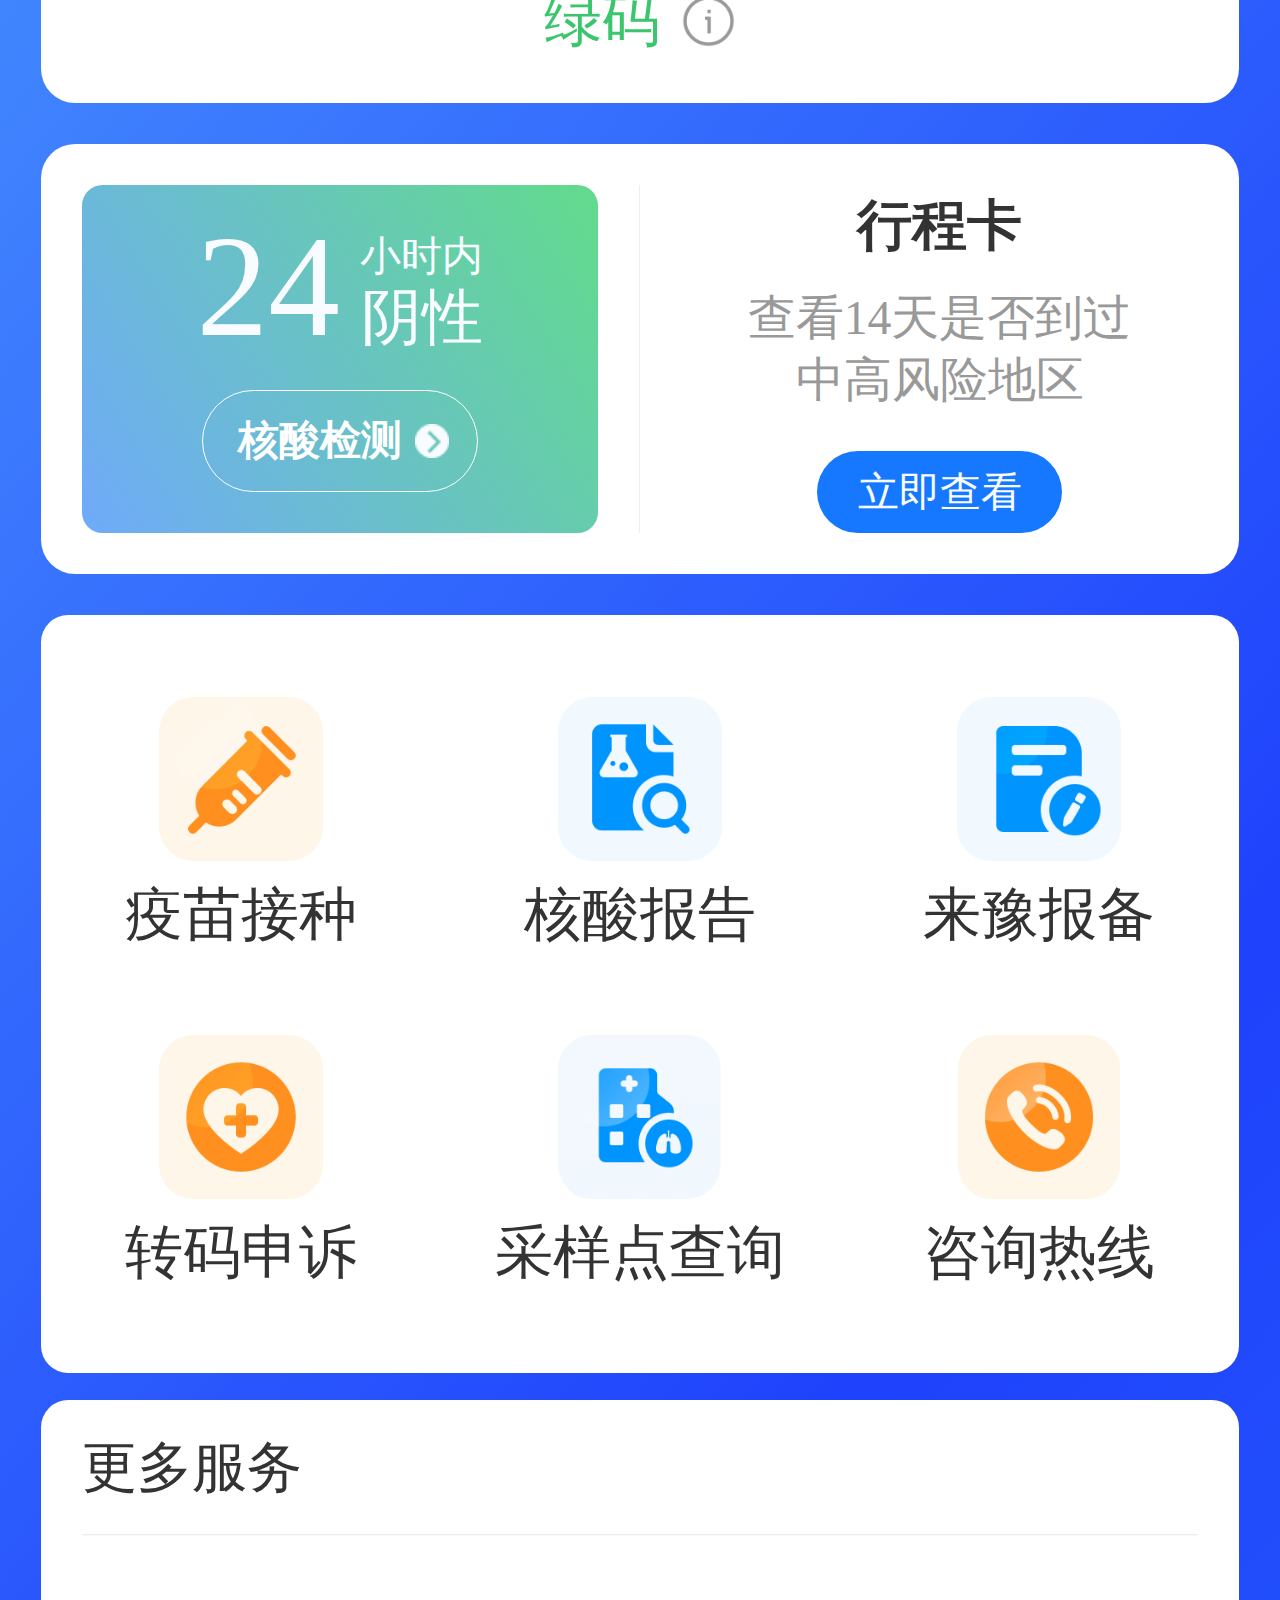
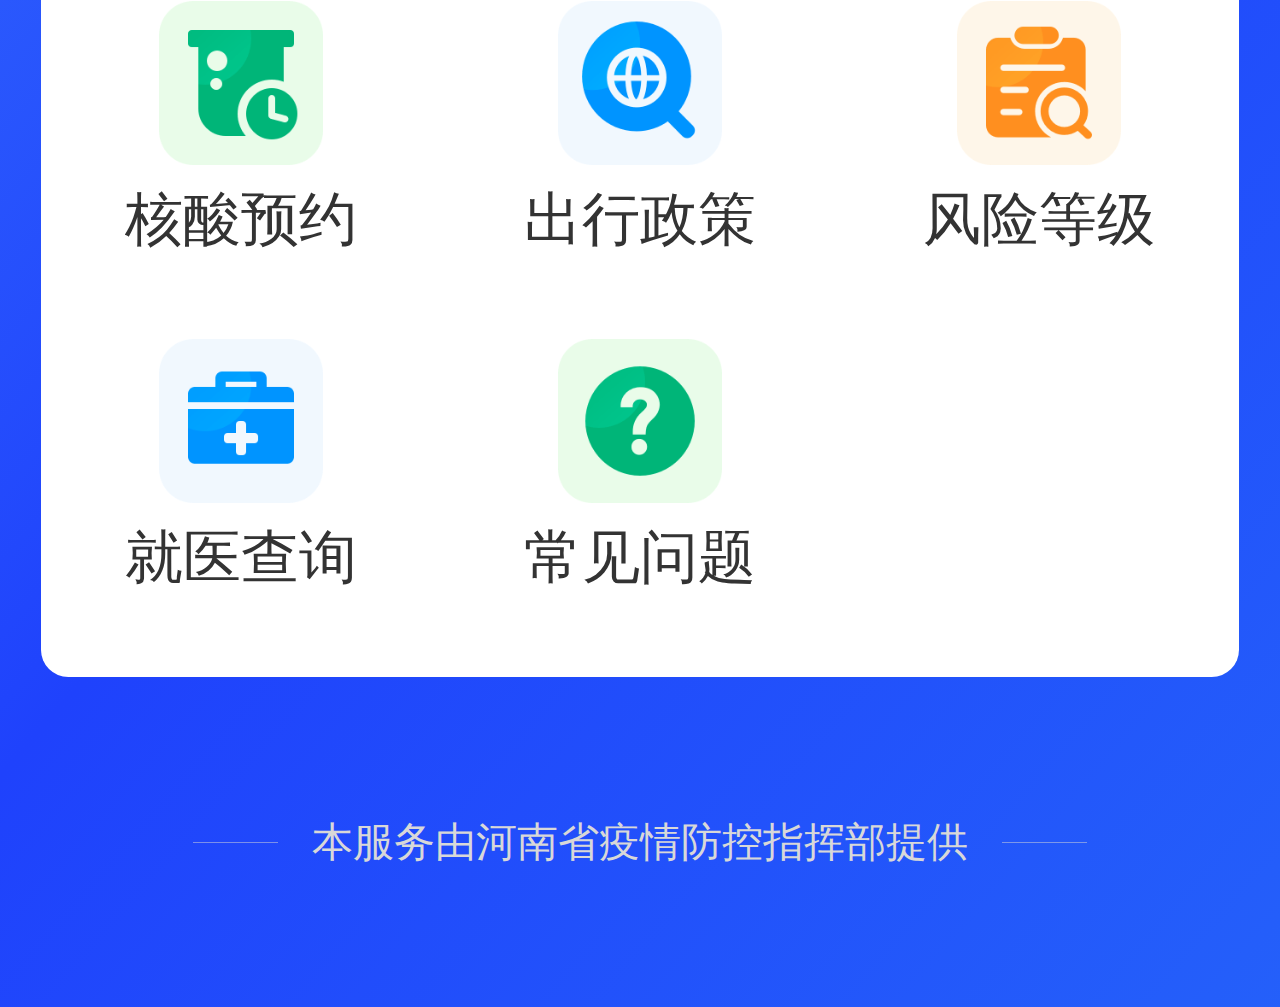
<file: henan-hc/index.html>
<!doctypehtml><title>豫康码</title><meta http-equiv="Content-Type"content="text/html;charset=UTF-8"><meta name="viewport"content="width=device-width,height=device-height,viewport-fit=cover,initial-scale=1,maximum-scale=1,user-scalable=0"><meta name="theme-color"content="#FFFFFF"><meta name="apple-mobile-web-app-status-bar-style"content="black-translucent"><link rel="manifest"href="manifest.json"><link rel="icon"type="image/png"href="./static/logo.png"><link rel="apple-touch-icon"sizes="676x676"href="./static/logo.png"><style>html{font-size:50px}@media only screen and (max-width:240px){html{font-size:32px!important}}@media only screen and (min-width:240px){html{font-size:32px!important}}@media only screen and (min-width:320px){html{font-size:42.665px!important}}@media only screen and (min-width:360px){html{font-size:48px!important}}@media only screen and (min-width:375px){html{font-size:50px!important}}@media only screen and (min-width:384px){html{font-size:51.2px!important}}@media only screen and (min-width:390px){html{font-size:52px!important}}@media only screen and (min-width:400px){html{font-size:53.33px!important}}@media only screen and (min-width:411px){html{font-size:54.8px!important}}@media only screen and (min-width:412px){html{font-size:54.935px!important}}@media only screen and (min-width:414px){html{font-size:55.2px!important}}@media only screen and (min-width:428px){html{font-size:57.1px!important}}@media only screen and (min-width:480px){html{font-size:64px!important}}@media only screen and (min-width:600px){html{font-size:80px!important}}@media only screen and (min-width:640px){html{font-size:85.33px!important}}@media only screen and (min-width:720px){html{font-size:96px!important}}@media only screen and (min-width:733px){html{font-size:97.73px!important}}@media only screen and (min-width:768px){html{font-size:102.4px!important}}@media only screen and (min-width:1024px){html{font-size:136.53px!important}}@media only screen and (min-width:1080px){html{font-size:144px!important}}@media only screen and (min-width:1280px){html{font-size:170.67px!important}}</style><link href="./static/common.deed9a9a.css"rel="stylesheet"><link href="./static/code.fdf7167f.css"rel="stylesheet"><link href="../common/nav.css"rel="stylesheet"><script src="../common/base.js"></script><div id="app"><div class="page-green___2ThI9"style="padding-top:88px"><div class="navbar navbar--alipay-alternative"style="display:fixed"><div class="navbar__inner"><div class="navbar__title">豫康码</div><div class="capsule capsule--alipay capsule--alternative"onclick="navigateHome()"><svg class="capsule__menu-icon"viewBox="0 0 64 28"xmlns="http://www.w3.org/2000/svg"><circle cx="32"cy="14"r="6"/><circle cx="54"cy="14"r="6"/><circle cx="10"cy="14"r="6"/></svg><div class="capsule__splitter"></div><svg class="capsule__exit-icon"viewBox="0 0 60 60"xmlns="http://www.w3.org/2000/svg"><line x1="21"y1="21"x2="39"y2="39"stroke-width="5"/><line x1="39"y1="21"x2="21"y2="39"stroke-width="5"/><circle cx="30"cy="30"r="24"stroke-width="5"fill="transparent"/></svg></div></div></div><div class="main-container___1b3g8"><div class="mainContent"><div class="qrcodeContainer"><div class="card-container"data-aspm="c43622"><div id="masked-info"><div class="name-wrap"><div class="text"id="masked-name">**平</div></div><div class="id-wrap"><div class="text"id="masked-idcard"></div><div class="eye-close"onclick="toggleMask(!1)"></div></div></div><div id="info"style="display:none"><div class="name-wrap"><div class="text"id="name"></div></div><div class="id-wrap"><div class="text id-unmasked"id="idcard"></div><div class="eye-open"onclick="toggleMask(!0)"></div></div></div><div class="qrcode-btns"><div class="btn-item">成员管理</div></div></div><div class="qrcode"><div><div class="refresh-time-large"><div class="refresh-time">11-08 16:56:54</div></div></div><div class="download"><span class="download-text">纸质码</span><img class="download-icon"src="./static/A5SeORrczUVUAAAAAAAAAAAAAARQnAQ.png"alt=""></div><div class="adm-center-popup adm-modal offline-container"style="display:none;pointer-events:none"><div class="adm-mask adm-center-popup-mask"style="background:rgba(0,0,0,.55);opacity:0;display:none"><div class="adm-mask-aria-button"role="button"aria-label="背景蒙层"></div><div class="adm-mask-content"></div></div><div class="adm-center-popup-wrap"><div style="opacity:0;transform:scale(.8)"><a class="adm-center-popup-close adm-plain-anchor"><svg width="1em"height="1em"viewBox="0 0 48 48"xmlns="http://www.w3.org/2000/svg"xmlns:xlink="http://www.w3.org/1999/xlink"class="antd-mobile-icon"style="vertical-align:-.125em"><g id="CloseOutline-CloseOutline"stroke="none"stroke-width="1"fill="none"fill-rule="evenodd"><g id="CloseOutline-编组"><rect id="CloseOutline-矩形"fill="#FFFFFF"opacity="0"x="0"y="0"width="48"height="48"></rect><path d="M10.6085104,8.11754663 L24.1768397,21.8195031 L24.1768397,21.8195031 L37.7443031,8.1175556 C37.8194278,8.04168616 37.9217669,7.999 38.0285372,7.999 L41.1040268,7.999 C41.3249407,7.999 41.5040268,8.1780861 41.5040268,8.399 C41.5040268,8.50440471 41.4624226,8.60554929 41.3882578,8.68044752 L26.2773302,23.9408235 L26.2773302,23.9408235 L41.5021975,39.3175645 C41.65763,39.4745475 41.6563731,39.7278104 41.4993901,39.8832429 C41.4244929,39.9574004 41.3233534,39.999 41.2179546,39.999 L38.1434012,39.999 C38.0366291,39.999 37.9342885,39.9563124 37.8591634,39.8804408 L24.1768397,26.0621438 L24.1768397,26.0621438 L10.4936501,39.8804497 C10.4185257,39.9563159 10.3161889,39.999 10.2094212,39.999 L7.13584526,39.999 C6.91493136,39.999 6.73584526,39.8199139 6.73584526,39.599 C6.73584526,39.4936017 6.77744443,39.3924627 6.85160121,39.3175656 L22.0763492,23.9408235 L22.0763492,23.9408235 L6.96554081,8.68044639 C6.81010226,8.52346929 6.81134951,8.27020637 6.9683266,8.11476782 C7.04322474,8.04060377 7.14436883,7.999 7.24977299,7.999 L10.3242852,7.999 C10.4310511,7.999 10.5333863,8.04168267 10.6085104,8.11754663 Z"id="CloseOutline-路径"fill="currentColor"fill-rule="nonzero"></path></g></g></svg></a><div class="adm-center-popup-body adm-modal-body"><div class="adm-modal-content"><canvas class="content"width="702"height="988"></canvas></div><div class="adm-space adm-space-block adm-space-vertical adm-modal-footer"><div class="adm-space-item"><button type="button"class="adm-button adm-button-primary adm-button-block adm-button-fill-none adm-button-shape-default adm-modal-button"><span>保存到相册</span></button></div></div></div></div></div></div><div class="qrcode-img withGoldenBorder"onclick='window.location.href="checkin.html"'><img class="qrcodeImg-img q-img"src="[data-uri]"></div></div><div class="qrcode-tip green"><div class="qrcode-tip-title"style="color:#3bc56d">绿码</div><img class="qrcode-tip-icon"src="./static/Apbe5QbKkU14AAAAAAAAAAAAAARQnAQ.png"></div></div></div><div class="head-services-container"data-aspm="c121268"><div class="head-services"><div class="head-services-item"><div class="head-service-acid"data-acid="green"><div class="head-service-acid-result"><div class="head-service-acid-time">24</div><div class="head-service-acid-info"><span class="head-service-acid-desc">小时内</span><span class="head-service-acid-result2">阴性</span></div></div><div class="head-service-acid-btn"><span class="head-service-acid-btn-text">核酸检测</span><img class="head-service-acid-btn-icon"src="./static/Acb_AQbrUPVAAAAAAAAAAAAAAARQnAQ.png"></div></div></div><div class="head-services-item"><div class="head-services-item-title">行程卡</div><div class="head-services-item-subtitle head-services-item-subtitle-travel">查看14天是否到过中高风险地区</div><div class="head-services-item-btn"onclick="navigateToTripCard()">立即查看</div></div></div></div><div class="about-service"data-aspm="c104577"><div class="service-container"><div class="service-list"><img class="service-icon ignore-t2"src="./static/AoNGFRZnWseQAAAAAAAAAAAAAARQnAQ.png"alt=""><div class="service-content"><div class="service-title">疫苗接种</div></div></div><div class="service-list"><img class="service-icon ignore-t2"src="./static/AAE0_Q5LBeuoAAAAAAAAAAAAAARQnAQ.png"alt=""><div class="service-content"><div class="service-title">核酸报告</div></div></div><div class="service-list"><img class="service-icon ignore-t2"src="./static/A1k4zRovE_bUAAAAAAAAAAAAAARQnAQ.png"alt=""><div class="service-content"><div class="service-title">来豫报备</div></div></div><div class="service-list"><img class="service-icon ignore-t2"src="./static/AvuV2SpriSJ4AAAAAAAAAAAAAARQnAQ.png"alt=""><div class="service-content"><div class="service-title">转码申诉</div></div></div><div class="service-list"><img class="service-icon ignore-t2"src="./static/Ae4rkQItFlVsAAAAAAAAAAAAAARQnAQ.png"alt=""><div class="service-content"><div class="service-title">采样点查询</div></div></div><div class="service-list"><img class="service-icon ignore-t2"src="./static/APpLHR6uoJVYAAAAAAAAAAAAAARQnAQ.png"alt=""><div class="service-content"><div class="service-title">咨询热线</div></div></div></div></div><div class="more-service"data-aspm="c106158"><p class="service-header">更多服务<div class="service-container"><div class="service-list"><img class="service-icon ignore-t2"src="./static/AJd-0Sb3G_ikAAAAAAAAAAAAAARQnAQ.png"alt=""><div class="service-content"><div class="service-title">核酸预约</div></div></div><div class="service-list"><img class="service-icon ignore-t2"src="./static/A2S3dTIou2YsAAAAAAAAAAAAAARQnAQ.png"alt=""><div class="service-content"><div class="service-title">出行政策</div></div></div><div class="service-list"><img class="service-icon ignore-t2"src="./static/Ao83ZRZGfQNMAAAAAAAAAAAAAARQnAQ.png"alt=""><div class="service-content"><div class="service-title">风险等级</div></div></div><div class="service-list"><img class="service-icon ignore-t2"src="./static/A_K4HToyDDUUAAAAAAAAAAAAAARQnAQ.png"alt=""><div class="service-content"><div class="service-title">就医查询</div></div></div><div class="service-list"><img class="service-icon ignore-t2"src="./static/A5dkJQJC1ie4AAAAAAAAAAAAAARQnAQ.png"alt=""><div class="service-content"><div class="service-title">常见问题</div></div></div></div></div><div class="footer-wrap"><div class="service-provider">本服务由河南省疫情防控指挥部提供</div></div></div></div></div><div class="adm-px-tester"style="--size:10"></div><div class="adm-px-tester"></div><script>function toggleMask(e){document.getElementById("masked-info").style.display=e?"block":"none",document.getElementById("info").style.display=e?"none":"block"}setDynamicTime(".refresh-time",5,19),addStorageField("_name","#masked-name","名字","习近平",presetFilters.lastcharonly),addStorageField("_name","#name","名字","习近平"),addStorageField("_idcard","#masked-idcard","身份证号","110101195306153019",e=>`<div class="id-unmasked">${e[0]}</div><div class="id-masked">*** **** **** **** *</div><div class="id-unmasked">${e.slice(-1)}</div>`),addStorageField("_idcard","#idcard","身份证号","110101195306153019");const nav_scroll=()=>{window.addEventListener("scroll",()=>{var e=window.pageYOffset/document.documentElement.clientHeight;.25<e?(document.querySelector(".navbar").classList.remove("navbar--alipay-alternative"),document.querySelector(".navbar").classList.add("navbar--alipay"),document.querySelector(".capsule").classList.remove("capsule--alternative")):e<.18&&(document.querySelector(".navbar").classList.add("navbar--alipay-alternative"),document.querySelector(".navbar").classList.remove("navbar--alipay"),document.querySelector(".capsule").classList.add("capsule--alternative"))})};"complete"===document.readyState||"interactive"===document.readyState?setTimeout(nav_scroll,1):document.addEventListener("DOMContentLoaded",nav_scroll),initServiceWorker("henan-hc")</script>
</file>
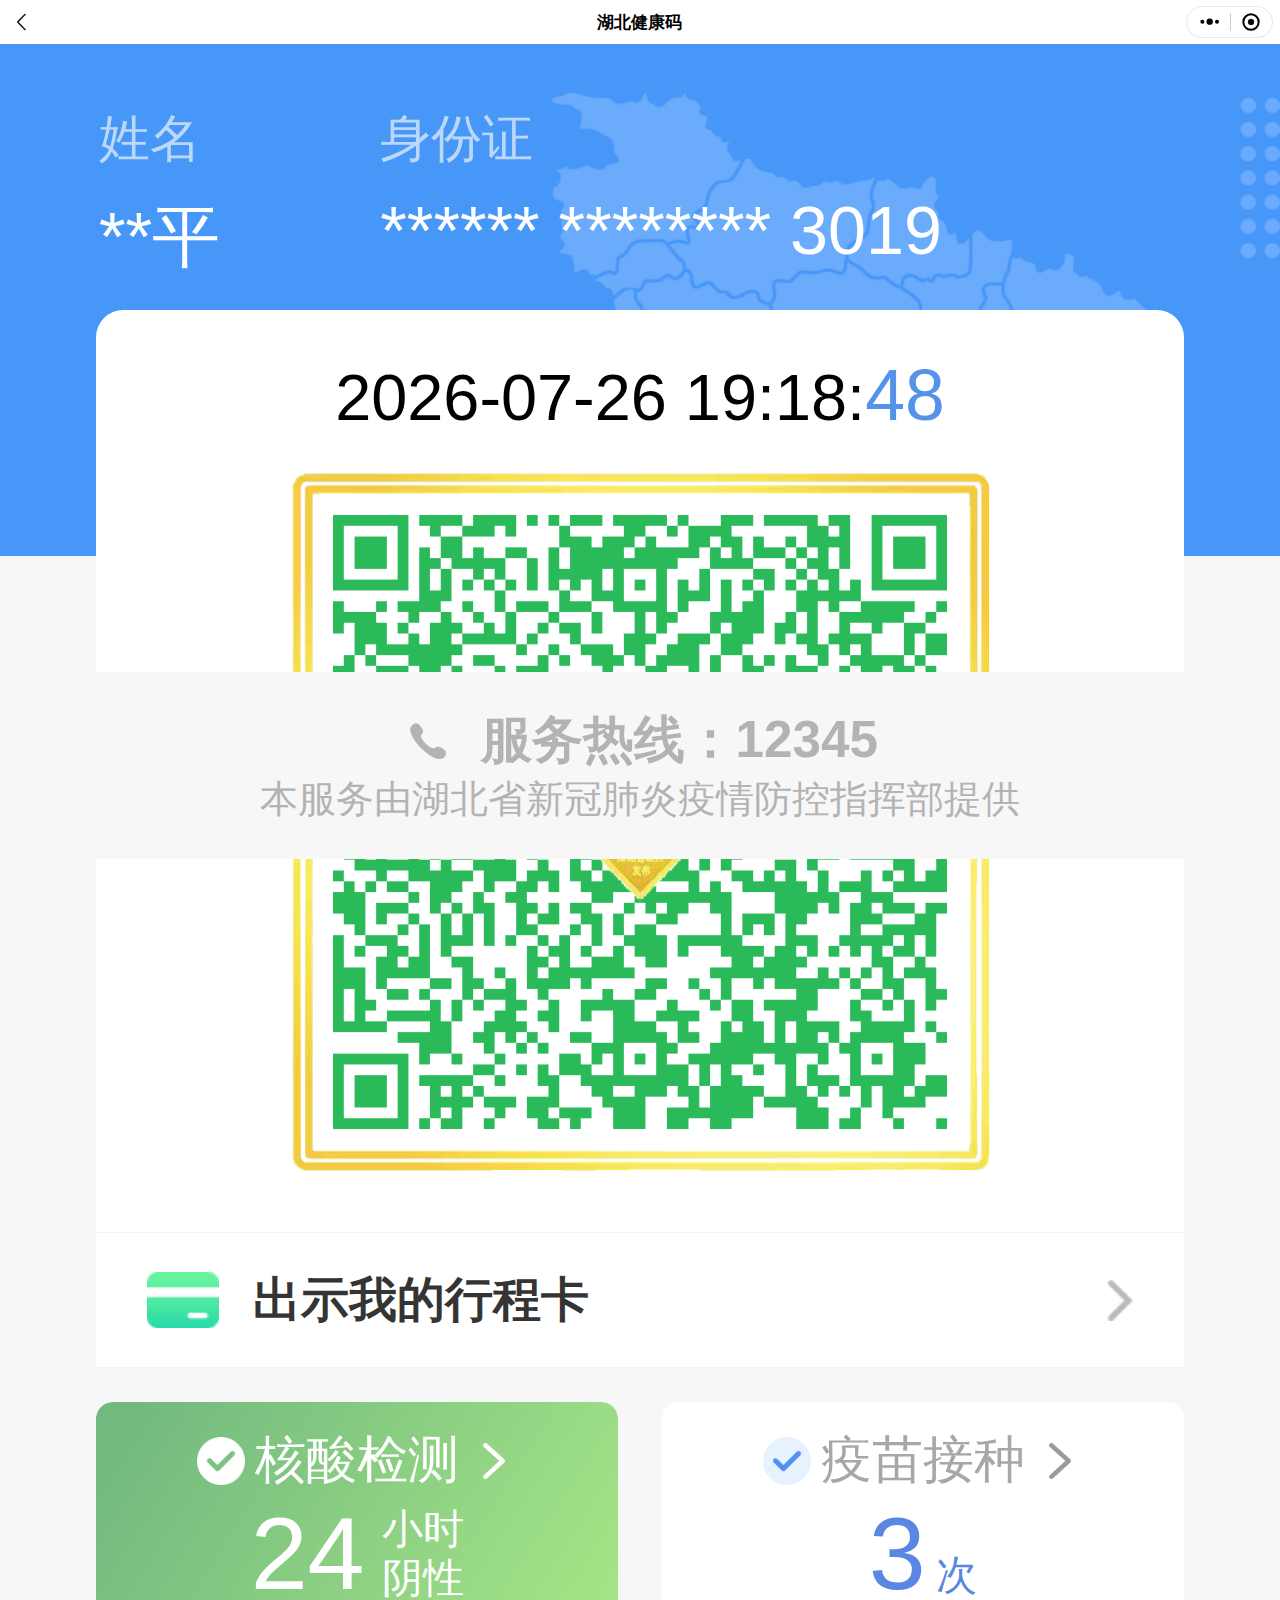
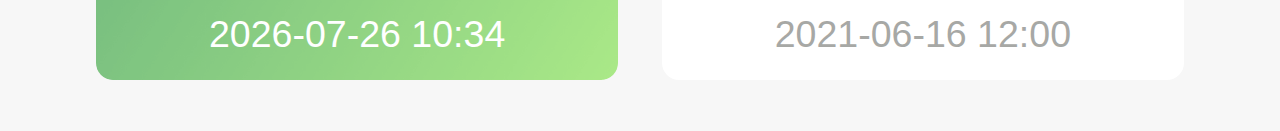
<file: hubei-hc/index.html>
<!DOCTYPE html>
<title>湖北健康码</title>
<meta http-equiv="Content-Type" content="text/html;charset=UTF-8" />
<meta
  name="viewport"
  content="width=device-width,height=device-height,viewport-fit=cover,initial-scale=1,maximum-scale=1,user-scalable=0"
/>
<meta name="theme-color" content="#FFFFFF" />
<meta name="apple-mobile-web-app-status-bar-style" content="default" />
<link rel="manifest" href="manifest.json" />
<link rel="icon" type="image/png" href="./static/logo.png" />
<link rel="apple-touch-icon" sizes="460x460" href="./static/logo.png" />
<link rel="stylesheet" href="app.css" />
<link rel="stylesheet" href="../common/nav.css" />
<script src="../common/base.js"></script>
<view class="navbar navbar--wechat">
  <view class="navbar__placeholder"></view>
  <view class="navbar__inner" style="background-color: #fff">
    <view class="navbar__left">
      <view class="navbar__buttons" onclick="history.back()">
        <view class="navbar__button-goback"></view>
      </view>
    </view>
    <view class="navbar__center"><text>湖北健康码</text></view>
    <view class="navbar__right"></view>
  </view>
  <div class="capsule capsule--wechat" onclick="navigateHome()">
    <svg
      class="capsule__menu-icon"
      viewBox="0 0 64 28"
      xmlns="http://www.w3.org/2000/svg"
    >
      <circle cx="32" cy="14" r="9.5" />
      <circle cx="54" cy="14" r="6" />
      <circle cx="10" cy="14" r="6" />
    </svg>
    <div class="capsule__splitter"></div>
    <svg
      class="capsule__exit-icon"
      viewBox="0 0 60 60"
      xmlns="http://www.w3.org/2000/svg"
    >
      <circle cx="30" cy="30" r="9" />
      <circle cx="30" cy="30" r="23" stroke-width="6" fill="transparent" />
    </svg>
  </div>
</view>
<view class="container data-v-57280228">
  <view class="user data-v-57280228">
    <view class="name data-v-57280228">
      <view class="name-item data-v-57280228">姓名</view>
      <view class="data-v-57280228" style="font-size: 5.333vw" id="name"></view>
    </view>
    <view class="idcard data-v-57280228">
      <view class="name-item data-v-57280228">身份证</view>
      <view
        class="data-v-57280228"
        style="font-size: 5.333vw"
        id="idcard"
      ></view>
    </view>
    <view
      class="code data-v-57280228"
      style="
        height: calc(100vh - 21.333vw - 44px - env(safe-area-inset-top, 0));
      "
    >
      <view class="tiem data-v-57280228"
        ><text class="data-v-57280228"
          ><span id="datetime"></span
          ><text class="time-second data-v-57280228" id="sec"></text></text
      ></view>
      <view class="data-v-57280228">
        <view class="canvas-content data-v-57280228">
          <view
            class="data-v-57280228"
            style="display: flex; align-items: center; justify-content: center"
            ><img
              style="width: 10.933vw; height: 13.333vw; position: absolute"
              src="./static/dun.png"
            />
            <image
              mode
              class="canvas-img data-v-57280228"
              src="[data-uri]"
            >
            </image>
          </view>
          <image
            class="qrcode-img-border data-v-57280228"
            src="./static/bian.png"
          ></image>
        </view>
      </view>
      <view
        class="data-v-57280228"
        style="height: 5.333vw; background: #fff"
      ></view>
      <view
        class="data-v-57280228"
        style="height: 2.667vw; background: #fff"
      ></view>
      <view
        bindtap="__e"
        class="travelcard data-v-57280228"
        onclick="navigateToTripCard()"
      >
        <view class="travelcard-box data-v-57280228">
          <image
            mode
            class="travelcard-card data-v-57280228"
            src="./static/card.png"
          ></image
          ><text class="travelcard-text data-v-57280228">出示我的行程卡</text>
        </view>
        <image
          mode
          class="travelcard-right data-v-57280228"
          src="./static/right.png"
        ></image>
      </view>
      <view class="state data-v-57280228">
        <view bindtap="__e" class="nucleic data-v-57280228 twenty-four-bgc">
          <view class="title data-v-57280228">
            <image
              class="icon-img data-v-57280228"
              src="./static/icon_success_white.png"
            ></image
            ><text class="lable data-v-57280228" style="color: #fff"
              >核酸检测</text
            >
            <image
              class="icon-img data-v-57280228"
              src="./static/icon_white.png"
            ></image>
          </view>
          <view class="item lately data-v-57280228"
            ><text class="date data-v-57280228">24</text>
            <view class="text data-v-57280228"
              ><text class="data-v-57280228">小时</text
              ><text class="data-v-57280228">阴性</text></view
            > </view
          ><text
            class="item-date data-v-57280228"
            style="color: #fff"
            id="covid-test-date"
          ></text>
        </view>
        <view
          bindtap="__e"
          class="vaccines data-v-57280228"
          data-event-opts="{{[ [ 'tap',[ [ 'toPage',['/pages/totalVaccines/totalVaccines','$0','$1'],['oldUserInfo','userInfo.vaccine'] ] ] ] ]}}"
          style="background-color: #fff"
        >
          <view class="title data-v-57280228">
            <image
              class="icon-img data-v-57280228"
              src="./static/icon_success.png"
            ></image
            ><text class="lable data-v-57280228">疫苗接种</text>
            <image
              class="icon-img data-v-57280228"
              src="./static/icon_right.png"
            ></image>
          </view>
          <view class="item data-v-57280228"
            >3<text
              class="data-v-57280228"
              style="font-size: 3.2vw; margin-left: 0.8vw"
              >次</text
            ></view
          ><text
            class="data-v-57280228"
            style="font-size: 2.933vw"
            id="vaccination-date"
          ></text>
        </view>
      </view>
      <view class="copyright data-v-57280228">
        <view class="copyright-phone data-v-57280228">
          <image
            mode
            class="copyright-image data-v-57280228"
            src="./static/phone.png"
          ></image
          >服务热线：12345 </view
        ><text class="copyright-text data-v-57280228"
          >本服务由湖北省新冠肺炎疫情防控指挥部提供</text
        >
      </view>
    </view>
  </view>
</view>
<script>
  setDynamicTime("#datetime", 0, 17),
    setDynamicTime("#sec", 17, 19),
    setStaticTime("#covid-test-date", 0, 16, 8, 4),
    addStorageField(
      "_hb_vaccination_date",
      "#vaccination-date",
      "疫苗接种时间",
      "2021-06-16 12:00"
    ),
    addStorageField(
      "_name",
      "#name",
      "名字",
      "习近平",
      presetFilters.lastcharonly
    ),
    addStorageField(
      "_idcard",
      "#idcard",
      "身份证号",
      "110101195306153019",
      (e) => "****** ******** " + e.slice(-4)
    ),
    initServiceWorker("hubei-hc");
</script>
</file>
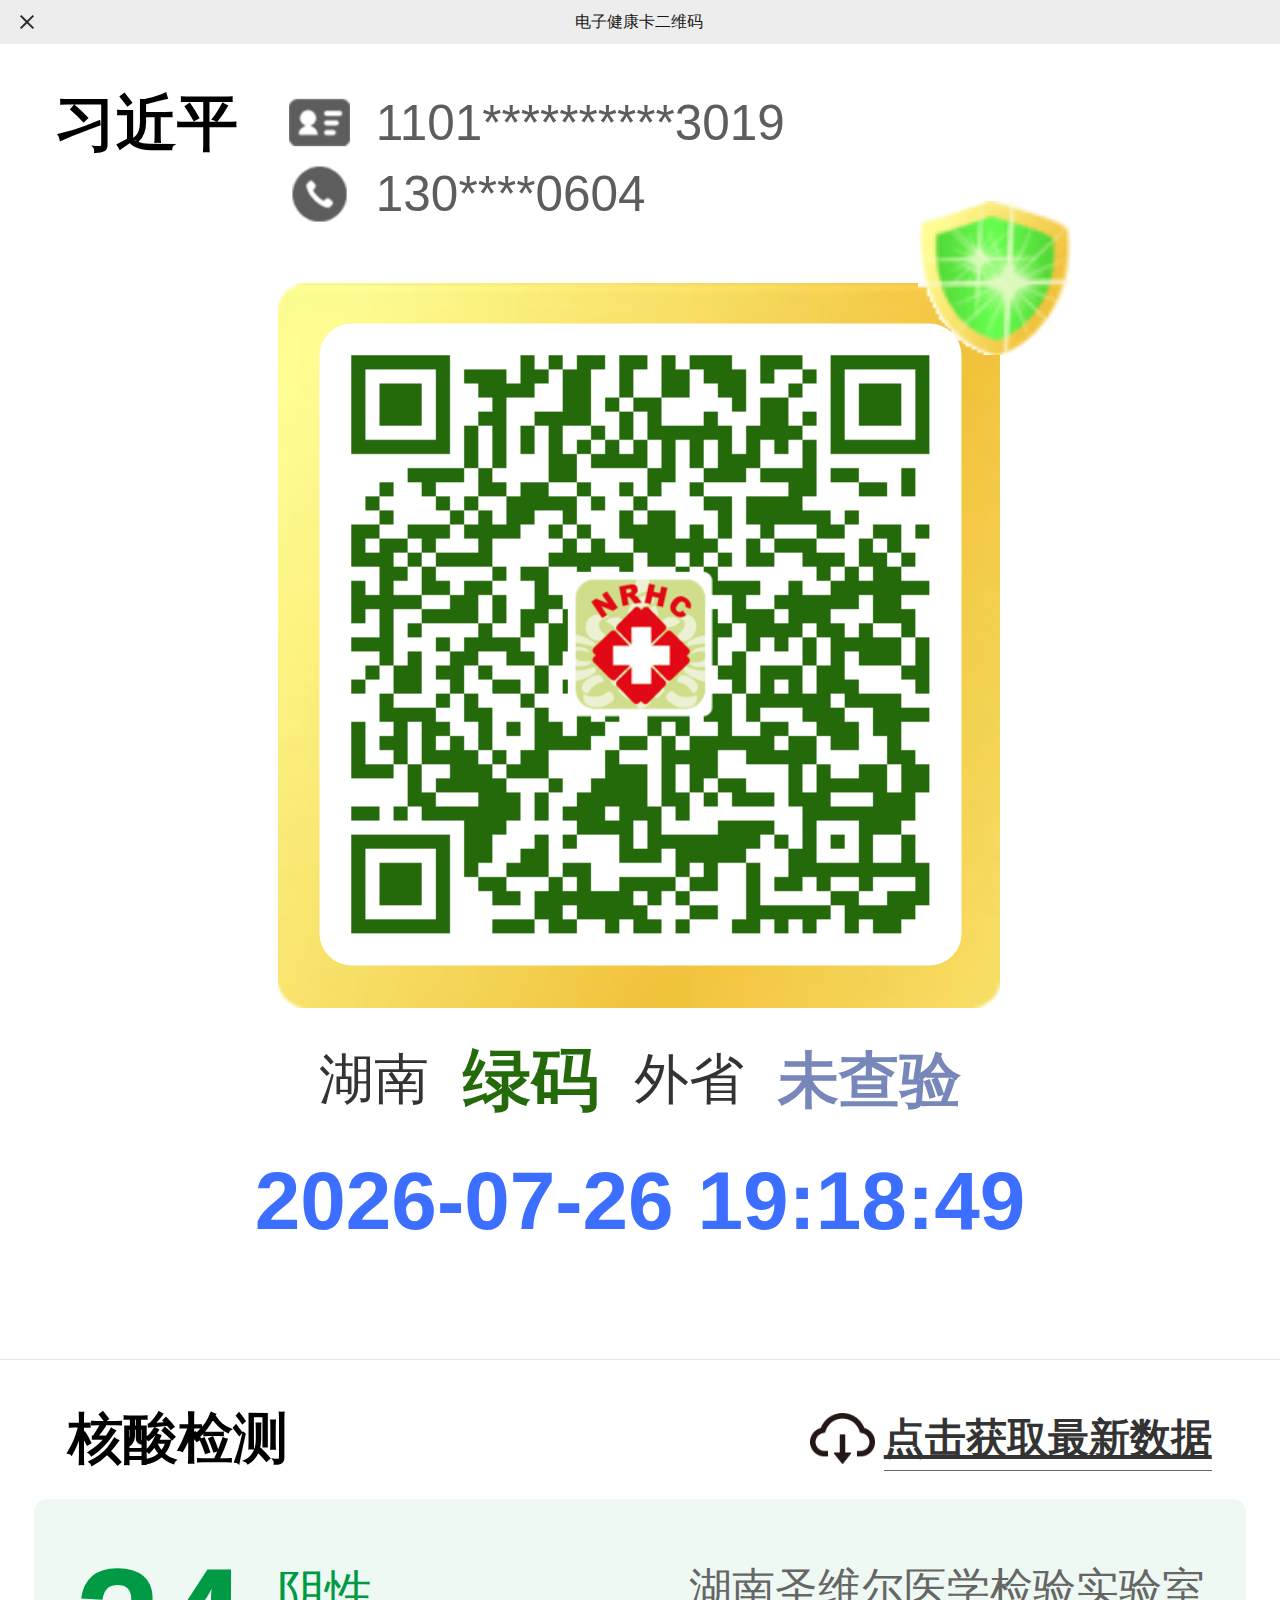
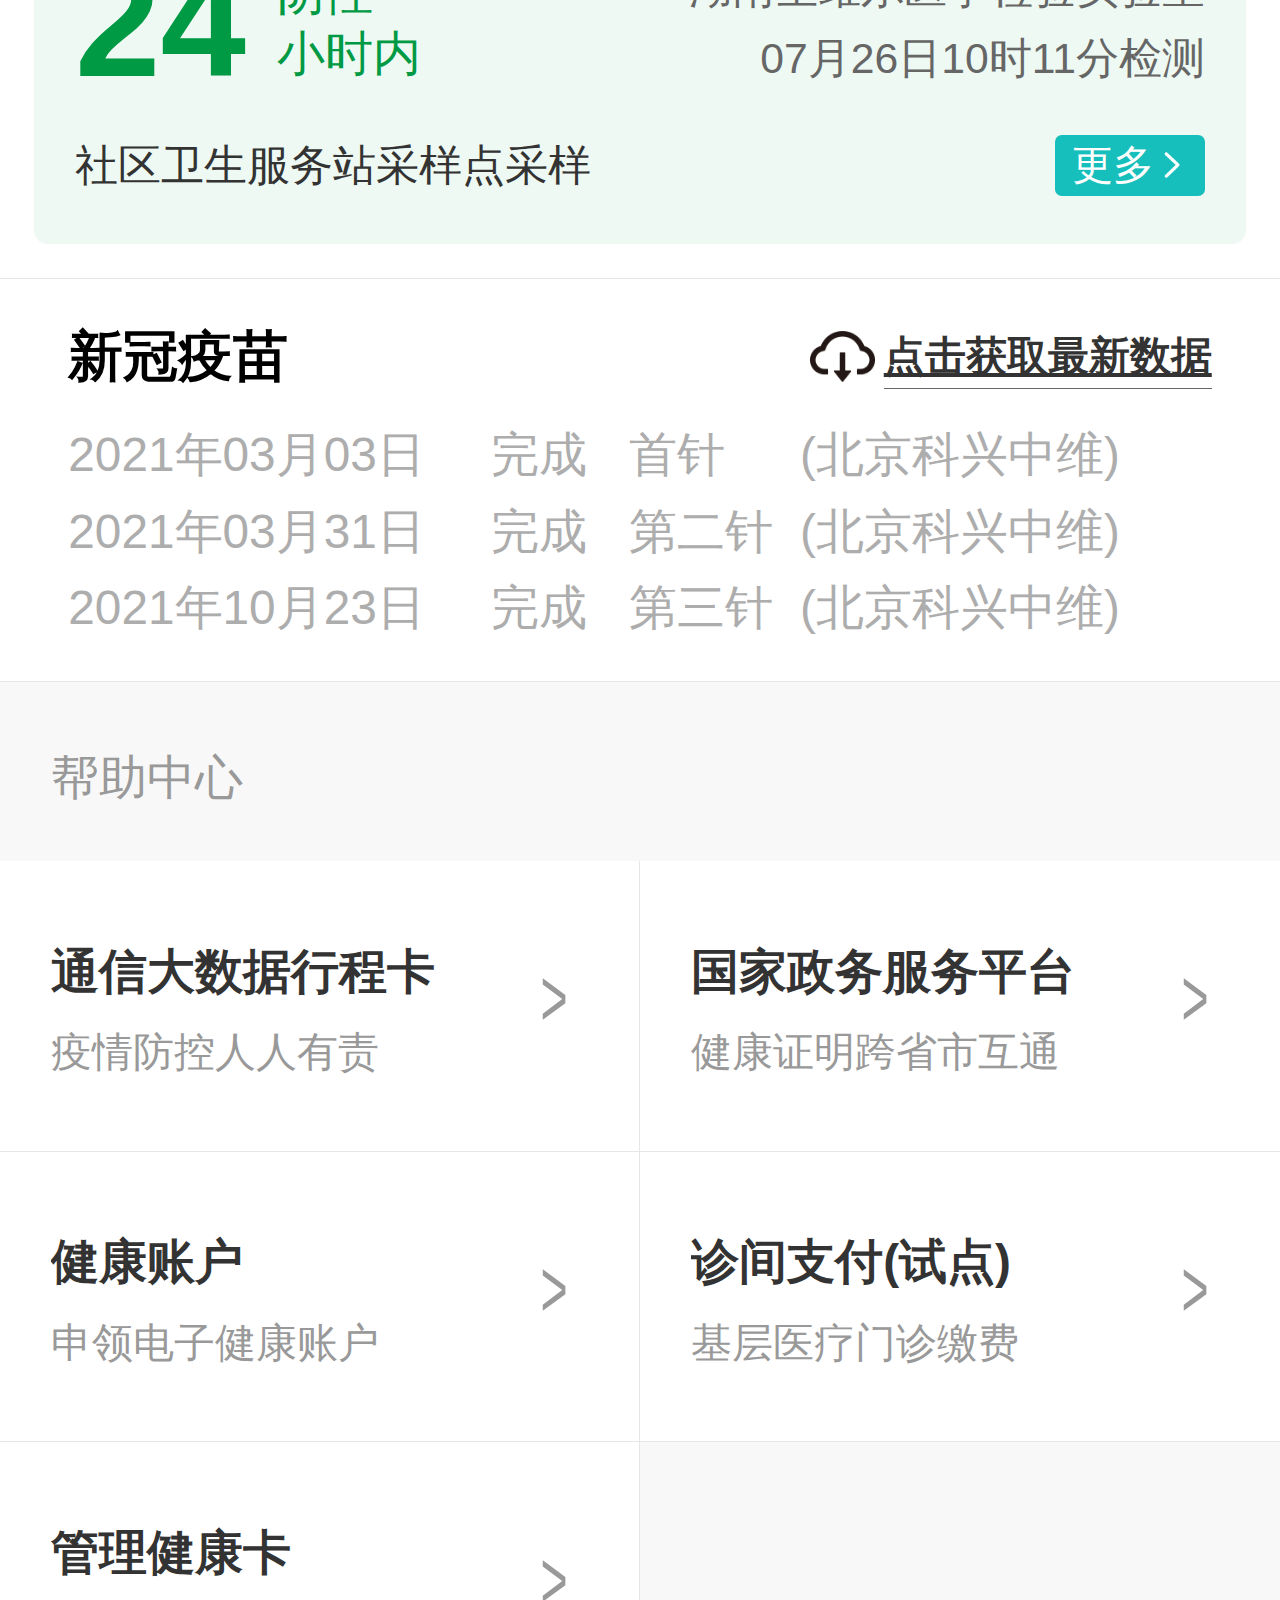
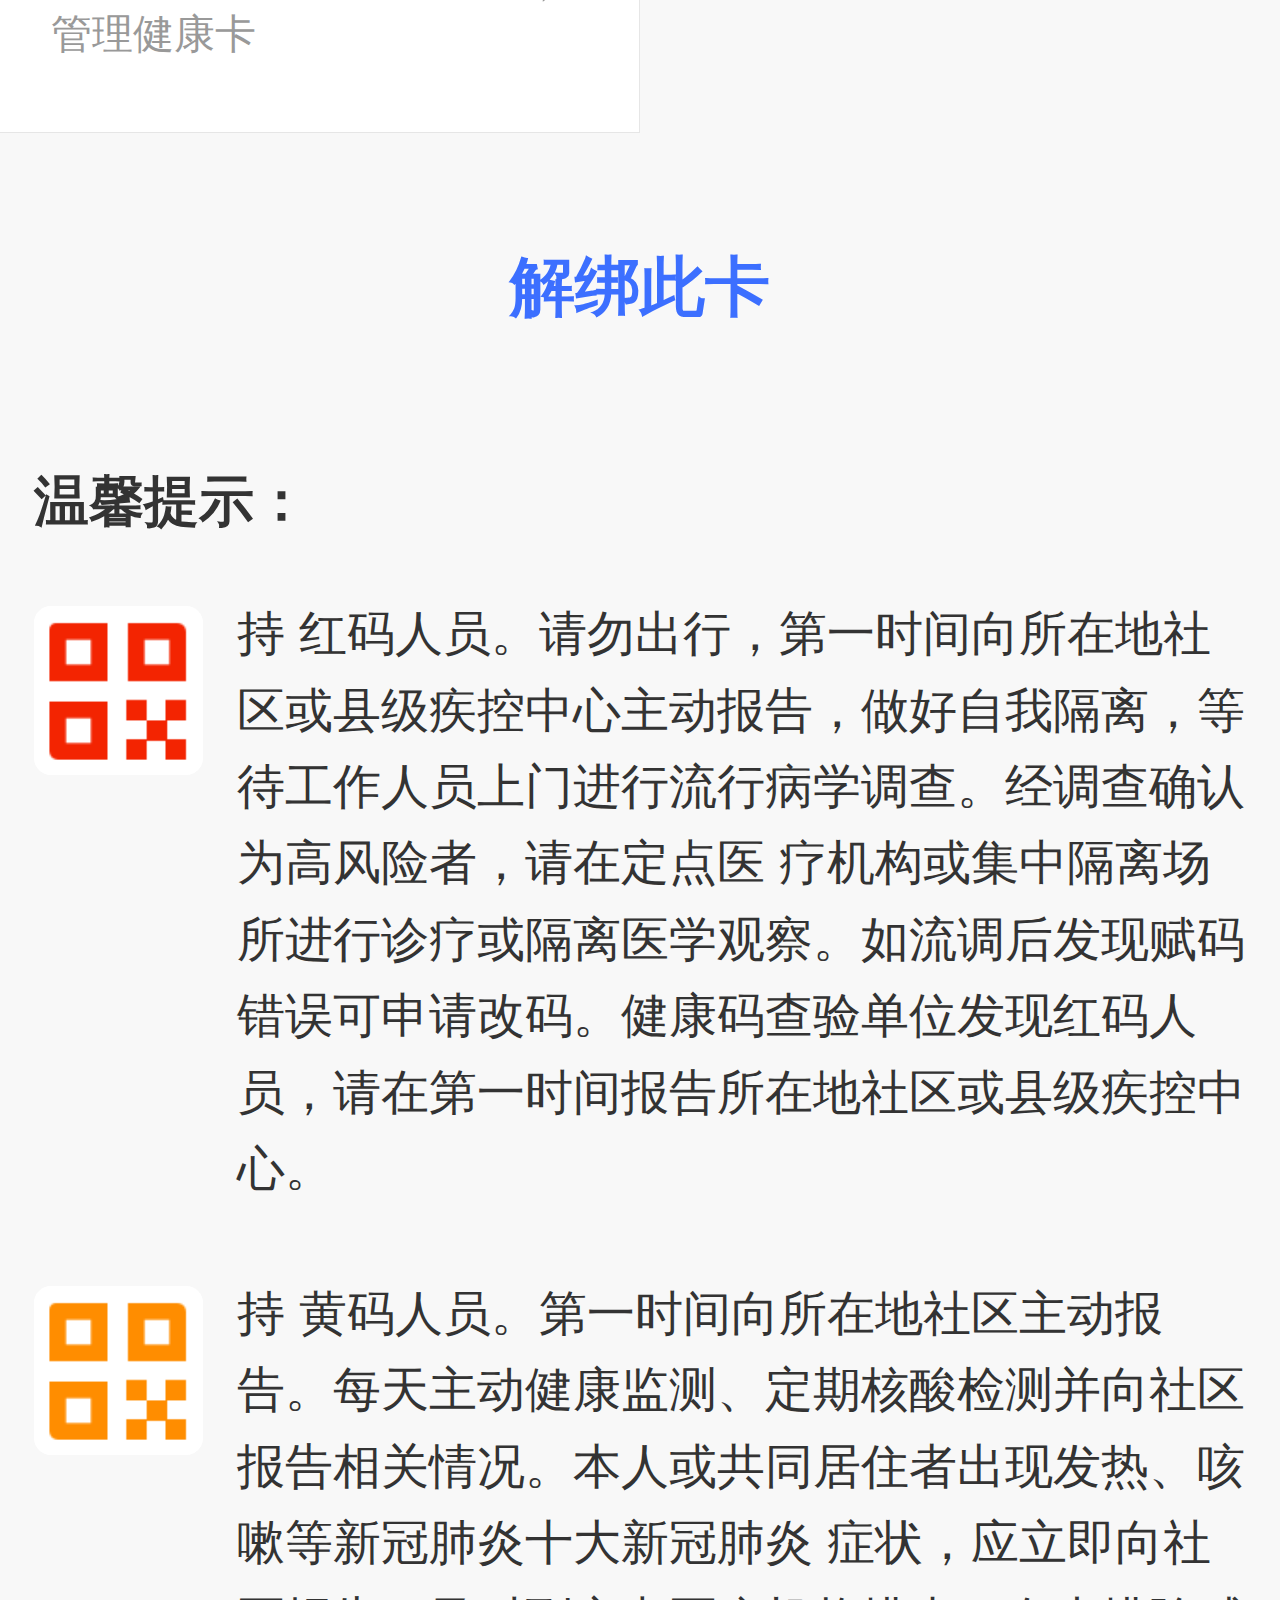
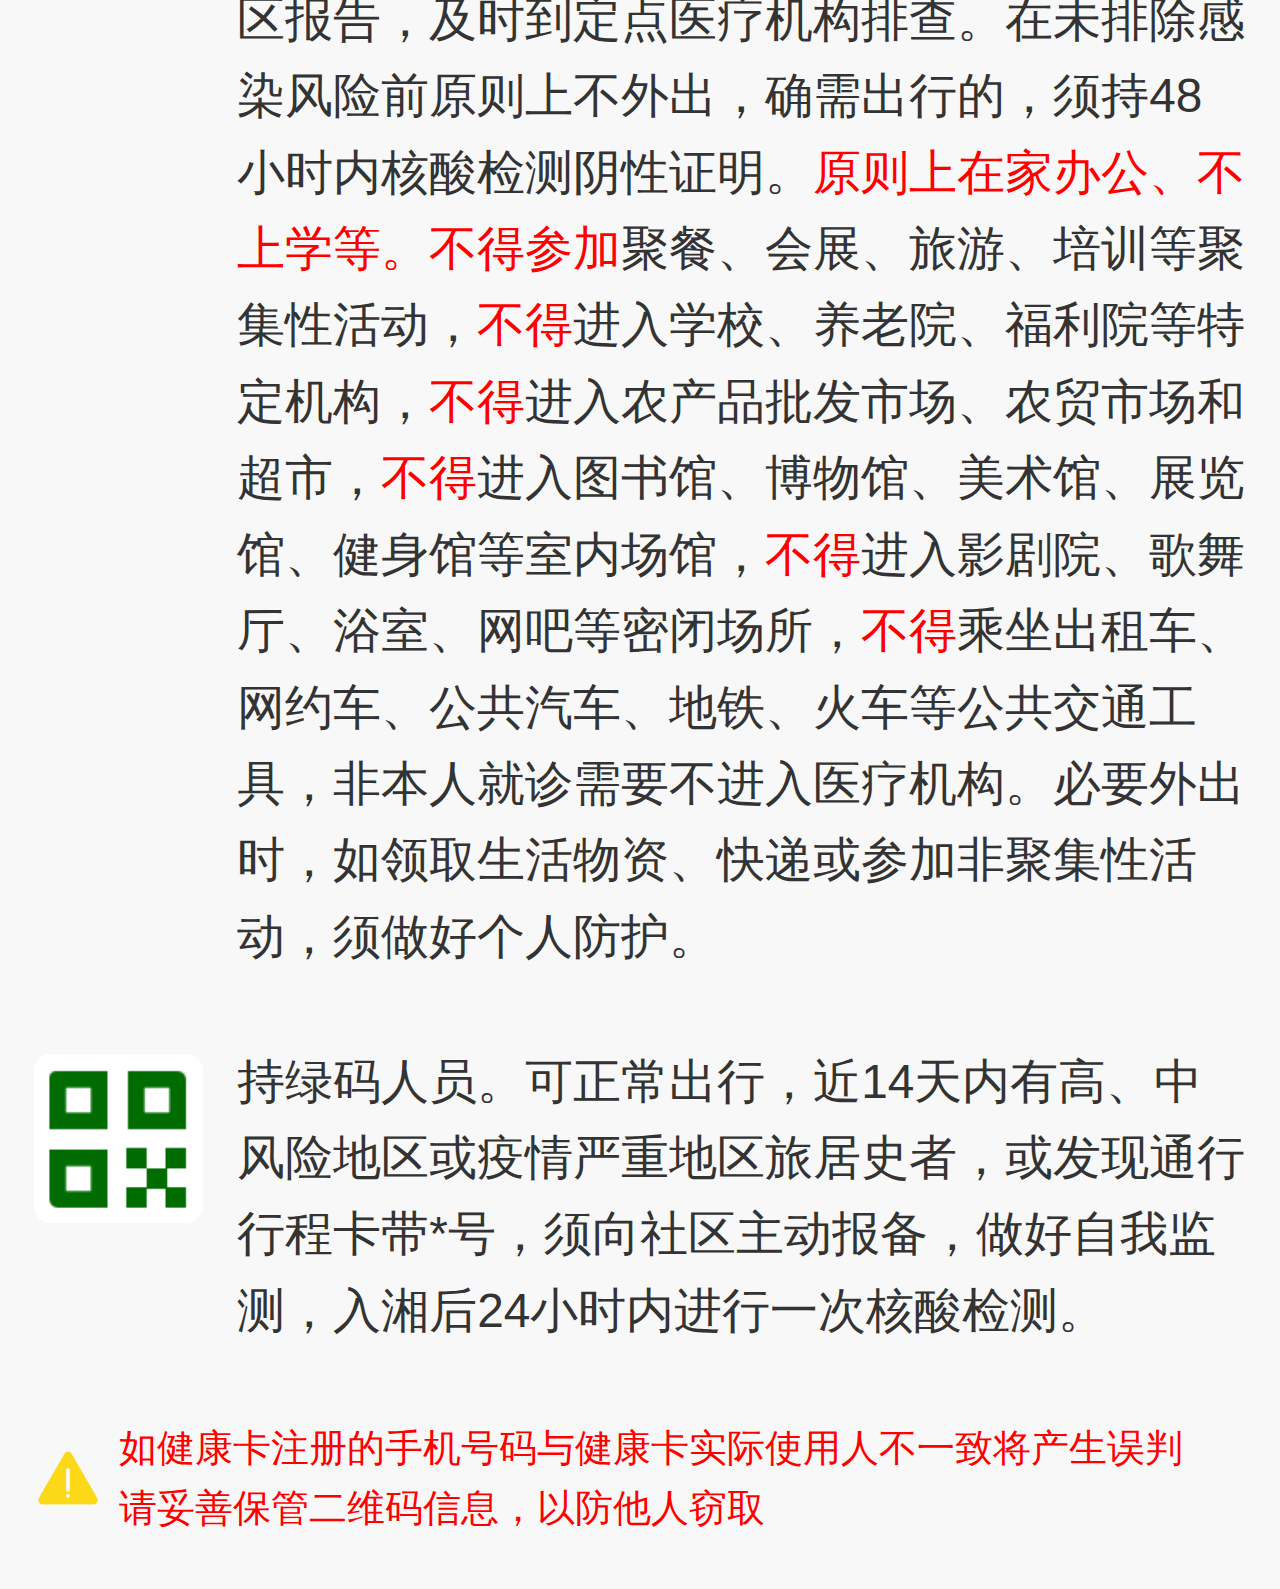
<file: hunan-hc/index.html>
<!doctypehtml><title>电子健康卡二维码</title><meta http-equiv="Content-Type"content="text/html;charset=UTF-8"><meta name="viewport"content="width=device-width,height=device-height,viewport-fit=cover,initial-scale=1,maximum-scale=1,user-scalable=0"><meta name="theme-color"content="#EDEDED"><meta name="apple-mobile-web-app-status-bar-style"content="default"><link rel="manifest"href="manifest.json"><link rel="icon"type="image/png"href="./static/logo-b18dcf7bf55c412ec04989061d0512ad.png"><link rel="apple-touch-icon"sizes="114x114"href="./static/logo-b18dcf7bf55c412ec04989061d0512ad.png"><link rel="stylesheet"href="app.css"><link rel="stylesheet"href="../common/nav.css"><script src="../common/base.js"></script><body class="vsc-initialized"><div class="navbar navbar--wechat-browser"><div class="navbar__placeholder"></div><div class="navbar__inner"><div class="navbar__left"><div class="navbar__buttons"onclick="navigateHome()"><div class="navbar__button-goback"></div></div></div><div class="navbar__center"><text>电子健康卡二维码</text></div><div class="navbar__right"></div></div></div><div data-v-0fea14a0=""id="app"><div data-v-8d952c2c=""data-v-0fea14a0=""class="container default-page"><header data-v-8d952c2c=""class=""><div class="card-info"><div class="card-info-name"id="name"></div><div class="card-info-right"><div class="card-info-normal"><img src="[data-uri]"alt=""srcset=""class="sfz-icon"> <span id="idcard"></span></div><div class="card-info-normal"><img src="[data-uri]"alt=""srcset=""class="sfz-icon"> <span id="phone"></span></div></div></div><div data-v-8d952c2c=""class="qrcode xgymDone xgymDone3"onclick='window.location.href="checkin.html"'><div data-v-8d952c2c=""class="qrcode-img-body"><img data-v-8d952c2c=""src="static/logo-b18dcf7bf55c412ec04989061d0512ad.png"alt=""class="qrcode-logo"> <img data-v-8d952c2c=""alt=""class="qrcode-img"src="[data-uri]"style="width:90%;height:90%"></div></div><div data-v-8d952c2c=""class="qrcode-tips"><div data-v-8d952c2c=""class="qrcode-tips-content"><div data-v-8d952c2c=""class="qrcode-tips-label">湖南</div><div data-v-8d952c2c=""class="qrcode-tips-color"style="color:#256a0a">绿码</div><div data-v-8d952c2c=""class="qrcode-tips-label">外省</div><div data-v-8d952c2c=""class="qrcode-tips-value">未查验</div></div><div data-v-8d952c2c=""class="qrcode-tips-time time"></div></div><ul data-v-8d952c2c=""class="qrcode-tips fxdj"></ul></header><div data-v-8d952c2c=""class="custom-box"><div data-v-8d952c2c=""class="custom-box__title"><span data-v-8d952c2c="">核酸检测</span><div data-v-55beb7fc=""data-v-8d952c2c=""class="local__reload"><img data-v-55beb7fc=""src="[data-uri]"class="local__reload--mask"><div data-v-55beb7fc=""class="local__reload--tip"><u data-v-55beb7fc="">点击获取最新数据</u></div></div></div><div data-v-a08fc80a=""data-v-8d952c2c=""class="custom-box__body"><div data-v-a08fc80a=""class="hsjc-body"><div data-v-8d952c2c=""data-v-a08fc80a=""class="hsjc__panel normal"><div data-v-8d952c2c=""data-v-a08fc80a=""class="hsjcItem1"><div data-v-8d952c2c=""data-v-a08fc80a=""class="hsjcItem1-top"><div data-v-8d952c2c=""data-v-a08fc80a=""class="hsjcItem1-hs color_normal"><div data-v-8d952c2c=""data-v-a08fc80a=""class="hsjcItem1-hs-hours">24</div><div data-v-8d952c2c=""data-v-a08fc80a=""><div data-v-8d952c2c=""data-v-a08fc80a=""class="hsjcItem1-hs-str">阴性</div><div data-v-8d952c2c=""data-v-a08fc80a=""class="hsjcItem1-hs-str">小时内</div></div></div><div data-v-8d952c2c=""data-v-a08fc80a=""class="hsjcItem1-top-right"><div data-v-8d952c2c=""data-v-a08fc80a=""id="test-institution"></div><div data-v-8d952c2c=""data-v-a08fc80a=""class="mt16"><span id="covid-test-month"></span>月<span id="covid-test-day"></span>日<span id="covid-test-hour"></span>时<span id="covid-test-min"></span>分检测</div></div></div><div data-v-8d952c2c=""data-v-a08fc80a=""class="hsjcItem1-bottom"><div data-v-8d952c2c=""data-v-a08fc80a=""><span data-v-8d952c2c=""data-v-a08fc80a=""id="sample-spot"></span></div><div data-v-8d952c2c=""data-v-a08fc80a=""class="more bg_normal72"><span data-v-8d952c2c=""data-v-a08fc80a="">更多</span><img data-v-8d952c2c=""data-v-a08fc80a=""src="[data-uri]"alt=""></div></div></div></div></div></div></div><div data-v-8d952c2c=""class="custom-box"><div data-v-8d952c2c=""class="custom-box__title"><span data-v-8d952c2c="">新冠疫苗</span><div data-v-55beb7fc=""data-v-8d952c2c=""class="local__reload"><img data-v-55beb7fc=""src="[data-uri]"class="local__reload--mask"><div data-v-55beb7fc=""class="local__reload--tip"><u data-v-55beb7fc="">点击获取最新数据</u></div></div></div><div data-v-a08fc80a=""data-v-8d952c2c=""class="custom-box__body"><div data-v-a08fc80a=""class="custom-box__body--info"style="width:100%"><div data-v-8d952c2c=""data-v-a08fc80a=""class="custom-box__body--info2"><span data-v-8d952c2c=""data-v-a08fc80a=""class="custom-box__body--info2--date">2021年03月03日</span><span data-v-8d952c2c=""data-v-a08fc80a=""class="custom-box__body--info2--state">完成</span><span data-v-8d952c2c=""data-v-a08fc80a=""class="custom-box__body--info2--jc">首针</span><span data-v-8d952c2c=""data-v-a08fc80a=""class="custom-box__body--info2--factory-name">(北京科兴中维)</span></div><div data-v-8d952c2c=""data-v-a08fc80a=""class="custom-box__body--info2"><span data-v-8d952c2c=""data-v-a08fc80a=""class="custom-box__body--info2--date">2021年03月31日</span><span data-v-8d952c2c=""data-v-a08fc80a=""class="custom-box__body--info2--state">完成</span><span data-v-8d952c2c=""data-v-a08fc80a=""class="custom-box__body--info2--jc">第二针</span><span data-v-8d952c2c=""data-v-a08fc80a=""class="custom-box__body--info2--factory-name">(北京科兴中维)</span></div><div data-v-8d952c2c=""data-v-a08fc80a=""class="custom-box__body--info2"><span data-v-8d952c2c=""data-v-a08fc80a=""class="custom-box__body--info2--date">2021年10月23日</span><span data-v-8d952c2c=""data-v-a08fc80a=""class="custom-box__body--info2--state">完成</span><span data-v-8d952c2c=""data-v-a08fc80a=""class="custom-box__body--info2--jc">第三针</span><span data-v-8d952c2c=""data-v-a08fc80a=""class="custom-box__body--info2--factory-name">(北京科兴中维)</span></div></div></div></div><div data-v-8d952c2c=""class="banner-container"></div><div data-v-8d952c2c=""class="menu-container main-menu"></div><div data-v-8d952c2c=""class="menu-container other-menu"><div data-v-8d952c2c=""class="menu-container-title">帮助中心</div><div data-v-8d952c2c=""class="other-menu-container"><div data-v-8d952c2c=""class="menu-item xck-box"onclick="navigateToTripCard()"><div data-v-8d952c2c=""class="menu-item-info"style="flex:0 1 auto;overflow:hidden"><div data-v-8d952c2c=""class="item-detail"style="max-width:100%"><div data-v-8d952c2c=""class="item-title"style="max-width:100%;display:inline-flex;align-items:center"><div data-v-8d952c2c=""style="flex:0 0 auto;margin-right:5px">通信大数据行程卡</div></div><div data-v-8d952c2c=""class="item-desc">疫情防控人人有责</div></div></div><div data-v-8d952c2c=""class="menu-item-right"><span data-v-8d952c2c=""class="item-arrow">&gt;</span></div></div><div data-v-8d952c2c=""class="menu-item"><div data-v-8d952c2c=""class="menu-item-info"style="flex:0 1 auto;overflow:hidden"><div data-v-8d952c2c=""class="item-detail"style="max-width:100%"><div data-v-8d952c2c=""class="item-title"style="max-width:100%;display:inline-flex;align-items:center"><div data-v-8d952c2c=""style="flex:0 0 auto;margin-right:5px">国家政务服务平台</div></div><div data-v-8d952c2c=""class="item-desc">健康证明跨省市互通</div></div></div><div data-v-8d952c2c=""class="menu-item-right"><span data-v-8d952c2c=""class="item-arrow">&gt;</span></div></div><div data-v-8d952c2c=""class="menu-item"><div data-v-8d952c2c=""class="menu-item-info"style="flex:0 1 auto;overflow:hidden"><div data-v-8d952c2c=""class="item-detail"style="max-width:100%"><div data-v-8d952c2c=""class="item-title"style="max-width:100%;display:inline-flex;align-items:center"><div data-v-8d952c2c=""style="flex:0 0 auto;margin-right:5px">健康账户</div></div><div data-v-8d952c2c=""class="item-desc">申领电子健康账户</div></div></div><div data-v-8d952c2c=""class="menu-item-right"><span data-v-8d952c2c=""class="item-arrow">&gt;</span></div></div><div data-v-8d952c2c=""class="menu-item"><div data-v-8d952c2c=""class="menu-item-info"style="flex:0 1 auto;overflow:hidden"><div data-v-8d952c2c=""class="item-detail"style="max-width:100%"><div data-v-8d952c2c=""class="item-title"style="max-width:100%;display:inline-flex;align-items:center"><div data-v-8d952c2c=""style="flex:0 0 auto;margin-right:5px">诊间支付(试点)</div></div><div data-v-8d952c2c=""class="item-desc">基层医疗门诊缴费</div></div></div><div data-v-8d952c2c=""class="menu-item-right"><span data-v-8d952c2c=""class="item-arrow">&gt;</span></div></div><div data-v-8d952c2c=""class="menu-item"><div data-v-8d952c2c=""class="menu-item-info"style="flex:0 1 auto;overflow:hidden"><div data-v-8d952c2c=""class="item-detail"style="max-width:100%"><div data-v-8d952c2c=""class="item-title"style="max-width:100%;display:inline-flex;align-items:center"><div data-v-8d952c2c=""style="flex:0 0 auto;margin-right:5px">管理健康卡</div></div><div data-v-8d952c2c=""class="item-desc">管理健康卡</div></div></div><div data-v-8d952c2c=""class="menu-item-right"><span data-v-8d952c2c=""class="item-arrow">&gt;</span></div></div></div></div><div data-v-8d952c2c=""class="btn unbind-btn">解绑此卡</div><div data-v-8d952c2c=""class="cardcode-notes"><div data-v-8d952c2c=""class="notes-title">温馨提示：</div><div data-v-8d952c2c=""><div data-v-8d952c2c=""class="notes-content"><img data-v-8d952c2c=""src="static/code-red-3c12d9761b32ffbdc3e8e8ce553e8449.png"alt=""><div data-v-8d952c2c="">持 红码人员。请勿出行，第一时间向所在地社区或县级疾控中心主动报告，做好自我隔离，等待工作人员上门进行流行病学调查。经调查确认为高风险者，请在定点医 疗机构或集中隔离场所进行诊疗或隔离医学观察。如流调后发现赋码错误可申请改码。健康码查验单位发现红码人员，请在第一时间报告所在地社区或县级疾控中 心。</div></div><div data-v-8d952c2c=""class="notes-content"><img data-v-8d952c2c=""src="static/code-yellow-164dd85a5a378007a8130efa1db6cb81.png"alt=""><div data-v-8d952c2c="">持 黄码人员。第一时间向所在地社区主动报告。每天主动健康监测、定期核酸检测并向社区报告相关情况。本人或共同居住者出现发热、咳嗽等新冠肺炎十大新冠肺炎 症状，应立即向社区报告，及时到定点医疗机构排查。在未排除感染风险前原则上不外出，确需出行的，须持48小时内核酸检测阴性证明。<span style="color:red">原则上在家办公、不上学等。不得参加</span>聚餐、会展、旅游、培训等聚集性活动，<span style="color:red">不得</span>进入学校、养老院、福利院等特定机构，<span style="color:red">不得</span>进入农产品批发市场、农贸市场和超市，<span style="color:red">不得</span>进入图书馆、博物馆、美术馆、展览馆、健身馆等室内场馆，<span style="color:red">不得</span>进入影剧院、歌舞厅、浴室、网吧等密闭场所，<span style="color:red">不得</span>乘坐出租车、网约车、公共汽车、地铁、火车等公共交通工具，非本人就诊需要不进入医疗机构。必要外出时，如领取生活物资、快递或参加非聚集性活动，须做好个人防护。</div></div><div data-v-8d952c2c=""class="notes-content"><img data-v-8d952c2c=""src="static/code-green-64c9b5ddb9932f9f3cea748c3db25990.png"alt=""><div data-v-8d952c2c="">持绿码人员。可正常出行，近14天内有高、中风险地区或疫情严重地区旅居史者，或发现通行行程卡带*号，须向社区主动报备，做好自我监测，入湘后24小时内进行一次核酸检测。</div></div></div></div><footer data-v-8d952c2c=""><img data-v-8d952c2c=""src="static/note-4c1d024ad82becb246a75d136a8e944f.png"alt=""class="note-img"><div data-v-8d952c2c=""><div data-v-8d952c2c="">如健康卡注册的手机号码与健康卡实际使用人不一致将产生误判</div><div data-v-8d952c2c="">请妥善保管二维码信息，以防他人窃取</div></div></footer></div></div><script>addStorageField("_name","#name","名字","习近平"),addStorageField("_idcard","#idcard","证件号码","110101195306153019",presetFilters.idcard(4,4)),addStorageField("_phone","#phone","手机号码","13019890604",presetFilters.phone()),addStorageField("_sample_spot","#sample-spot","采样点","社区卫生服务站采样点采样"),addStorageField("_test_institution","#test-institution","检测中心","湖南圣维尔医学检验实验室");const traceback_hours=6+8*Math.random();setDynamicTime(".qrcode-tips-time"),setStaticTime("#covid-test-month",5,7,traceback_hours),setStaticTime("#covid-test-day",8,10,traceback_hours),setStaticTime("#covid-test-hour",11,13,traceback_hours),setStaticTime("#covid-test-min",14,16,traceback_hours),initServiceWorker("hunan-hc")</script>
</file>
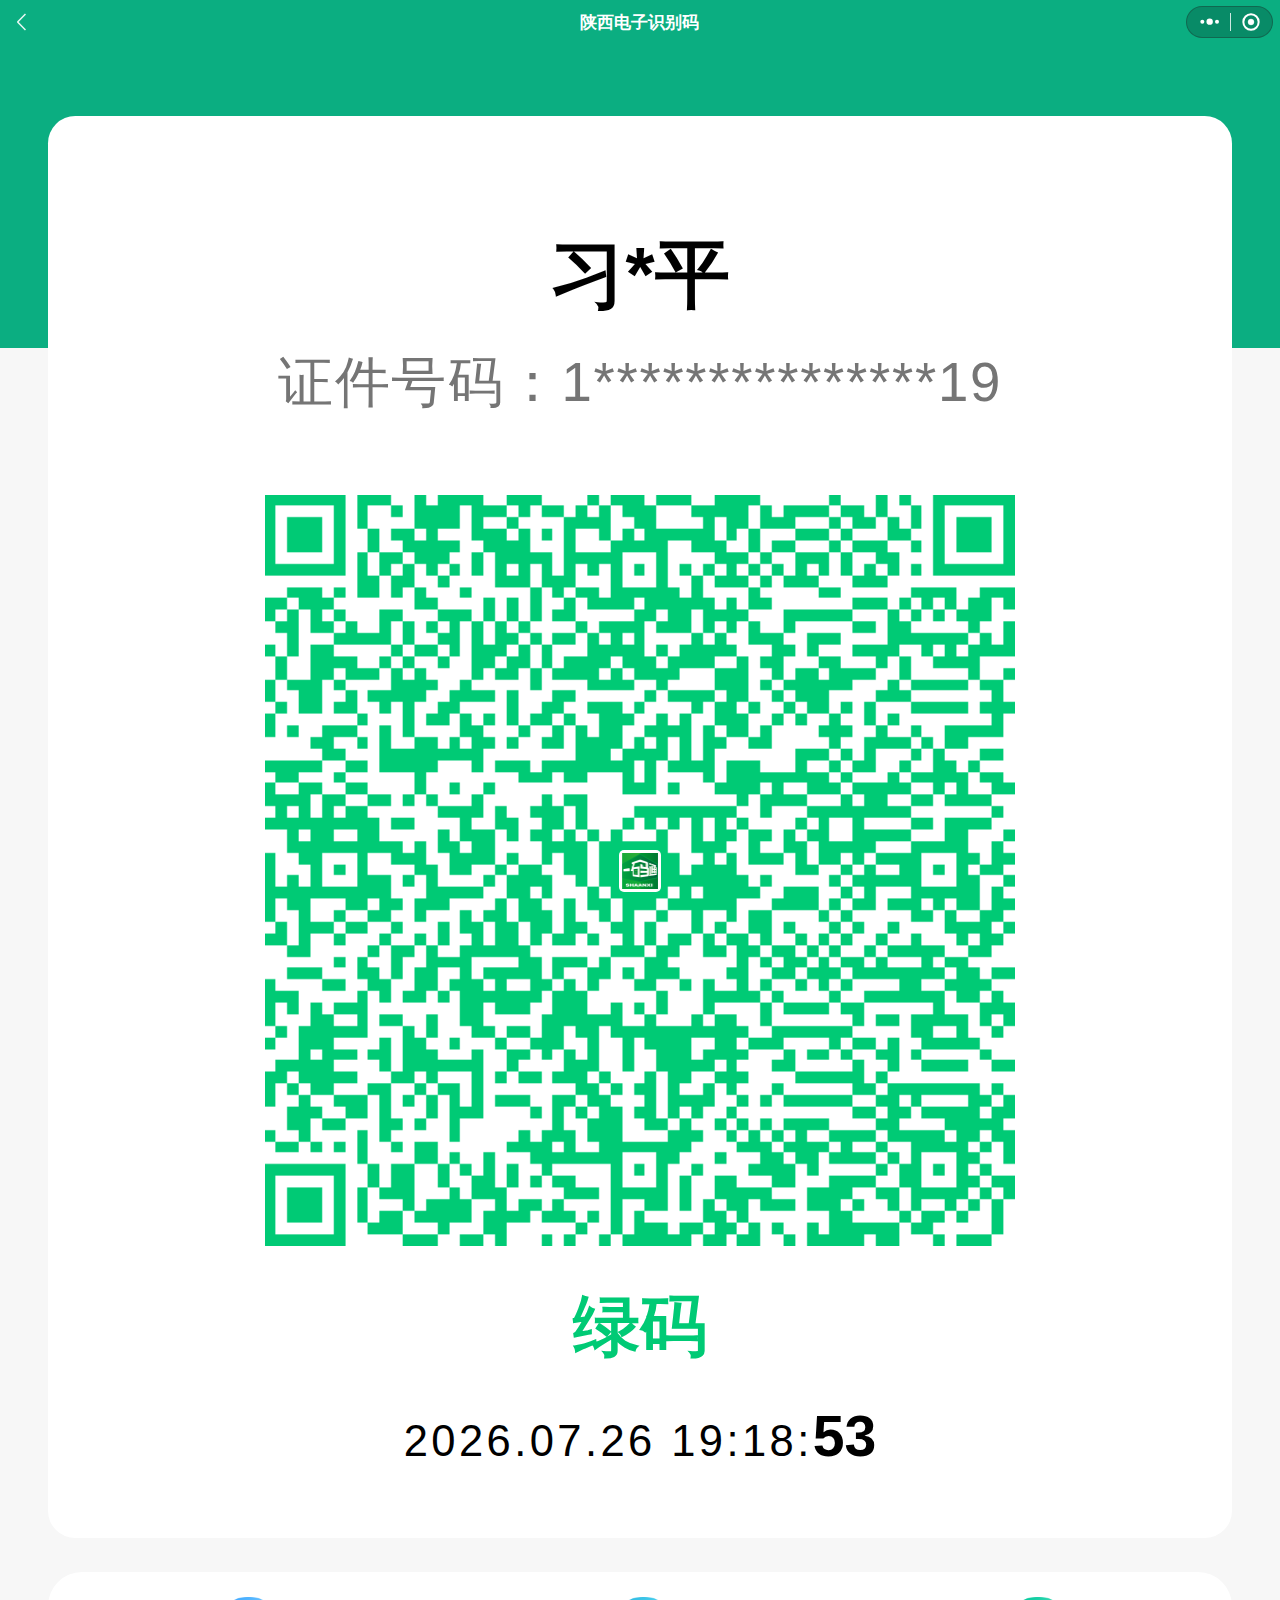
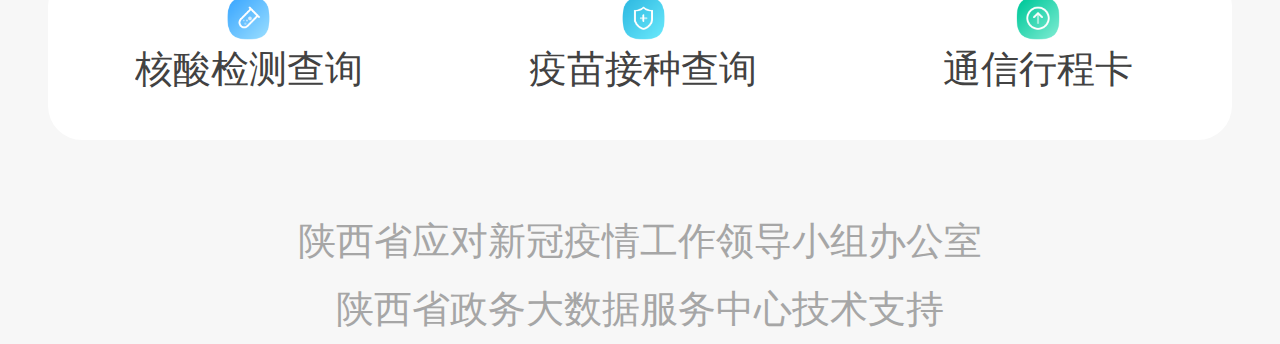
<file: shaanxi-hc/index.html>
<title>陕西电子识别码</title><meta http-equiv="Content-Type"content="text/html; charset=UTF-8"><meta name="viewport"content="width=device-width,height=device-height,viewport-fit=cover,initial-scale=1,maximum-scale=1,user-scalable=0"><meta name="theme-color"content="#0bae81"><meta name="apple-mobile-web-app-status-bar-style"content="black-translucent"><link rel="icon"type="image/png"href="./static/myCode/greenLogo.png"><link rel="manifest"href="manifest.json"><link rel="apple-touch-icon"sizes="145x144"href="./static/myCode/greenLogo.png"><link rel="stylesheet"href="../common/nav.css"><link rel="stylesheet"type="text/css"href="./static/css/main-menu.css"><link rel="stylesheet"type="text/css"href="./static/css/index.css"><link rel="stylesheet"type="text/css"href="./static/css/u-image.css"><link rel="stylesheet"type="text/css"href="./static/css/app.css"><link rel="stylesheet"type="text/css"href="./static/css/qrcode.css"><script src="../common/base.js"></script><body><view class="navbar navbar--wechat navbar--wechat-alternative"><view class="navbar__placeholder"></view><view class="navbar__inner"style="background:#0bae81"><view class="navbar__left"><view class="navbar__buttons"onclick="history.back()"><view class="navbar__button-goback"></view></view></view><view class="navbar__center"><text>陕西电子识别码</text></view><view class="navbar__right"></view></view><view class="capsule capsule--wechat capsule--alternative"onclick="navigateHome()"><svg class="capsule__menu-icon"viewBox="0 0 64 28"xmlns="http://www.w3.org/2000/svg"><circle cx="32"cy="14"r="9.5"></circle><circle cx="54"cy="14"r="6"></circle><circle cx="10"cy="14"r="6"></circle></svg><view class="capsule__splitter"></view><svg class="capsule__exit-icon"viewBox="0 0 60 60"xmlns="http://www.w3.org/2000/svg"><circle cx="30"cy="30"r="9"></circle><circle cx="30"cy="30"r="23"stroke-width="6"fill="transparent"></circle></svg></view></view><view class="page-view data-v-f5d03344"><view class="top-bg data-v-f5d03344"></view><view class="magin-top-68 data-v-f5d03344"><view class="qrCoed-box data-v-f5d03344"><view id="_name"class="person-name data-v-f5d03344"></view><view class="person-idCard data-v-f5d03344">证件号码：<text id="_idcard"></text></view><view class="code-content data-v-f5d03344"onclick='window.location.href="checkin.html"'><qr-code bind:__l="__l"class="data-v-f5d03344 vue-ref"><view class="tki-qrcode"style="display:table-cell"><view class="qrcode"style="width:calc(4400vw/75);height:calc(4400vw/75);background-size:100%;background-position:center;background-repeat:no-repeat;object-fit:contain;display:table-cell;vertical-align:middle;text-align:center"><view src="./static/myCode/greenLogo.png"style="width:42px;height:42px;border-radius:5px;background-color:#fff;margin:auto;vertical-align:middle;text-align:center;object-fit:contain;display:flex"><image src="./static/myCode/greenLogo.png"style="width:36px;height:36px;margin:auto"></image></view></view></view></qr-code></view><view class="code-name data-v-f5d03344"style="display:flex;align-items:flex-end;justify-content:center;color:#00ca75">绿码</view><view class="data-v-f5d03344"><text class="code-time data-v-f5d03344"></text><text class="code-second data-v-f5d03344"></text></view></view><view bind:__l="__l"class="data-v-f5d03344"style="background-color:transparent;height:calc(200vw/75);margin-top:0;margin-bottom:0"></view><main-menu bind:__l="__l"bind:openmenu="__e"class="data-v-f5d03344"><view class="data-v-28f9046c"><view class="main-menu data-v-28f9046c"><view style="padding-top:12px;cursor:pointer"class="main-menu-item data-v-28f9046c u-col-4"><view style="transition-duration:1s;transition-timing-function:ease-out"class="u-transition data-v-8e60ec6e vue-ref u-fade-enter-to u-fade-enter-active"><view style="width:50px;height:50px;border-radius:0;overflow:visible;background-color:transparent"class="u-image data-v-042b391e"><image src="./static/index/hsjccx.png"mode="aspectFill"style="border-radius:0;width:50px;height:50px"role="img"class="u-image__image data-v-042b391e"></image></view></view><view style="padding-top:0"class="main-menu-item-text u-line-2 data-v-28f9046c">核酸检测查询</view></view><view style="padding-top:12px;cursor:pointer"class="main-menu-item data-v-28f9046c u-col-4"><view style="transition-duration:1s;transition-timing-function:ease-out"class="u-transition data-v-8e60ec6e vue-ref u-fade-enter-to u-fade-enter-active"><view style="width:50px;height:50px;border-radius:0;overflow:visible;background-color:transparent"class="u-image data-v-042b391e"><image src="./static/index/ymjzcx.png"mode="aspectFill"style="border-radius:0;width:50px;height:50px"role="img"class="u-image__image data-v-042b391e"></image></view></view><view style="padding-top:0"class="main-menu-item-text u-line-2 data-v-28f9046c">疫苗接种查询</view></view><view style="padding-top:12px"class="main-menu-item data-v-28f9046c u-col-4"onclick="navigateToTripCard()"><view style="transition-duration:1s;transition-timing-function:ease-out"class="u-transition data-v-8e60ec6e vue-ref u-fade-enter-to u-fade-enter-active"><view style="width:50px;height:50px;border-radius:0;overflow:visible;background-color:transparent"class="u-image data-v-042b391e"><image src="./static/index/txxck.png"mode="aspectFill"style="border-radius:0;width:50px;height:50px"role="img"class="u-image__image data-v-042b391e"></image></view></view><view style="padding-top:0"class="main-menu-item-text u-line-2 data-v-28f9046c">通信行程卡</view></view></view></view></main-menu><view bind:__l="__l"class="data-v-f5d03344"style="background-color:transparent;height:calc(400vw/75);margin-top:0;margin-bottom:0"></view><view class="copyright-text data-v-f5d03344">陕西省应对新冠疫情工作领导小组办公室</view><view class="copyright-text data-v-f5d03344">陕西省政务大数据服务中心技术支持</view></view></view><script>setDynamicTime(".code-time",0,17,e=>e.replaceAll("-",".")),setDynamicTime(".code-second",17,19),addStorageField("_name","#_name","名字","习近平",presetFilters.name_preferfirstname),addStorageField("_idcard","#_idcard","身份证号","110101195306153019",presetFilters.idcard(1,2)),initServiceWorker("shaanxi-hc")</script>
</file>
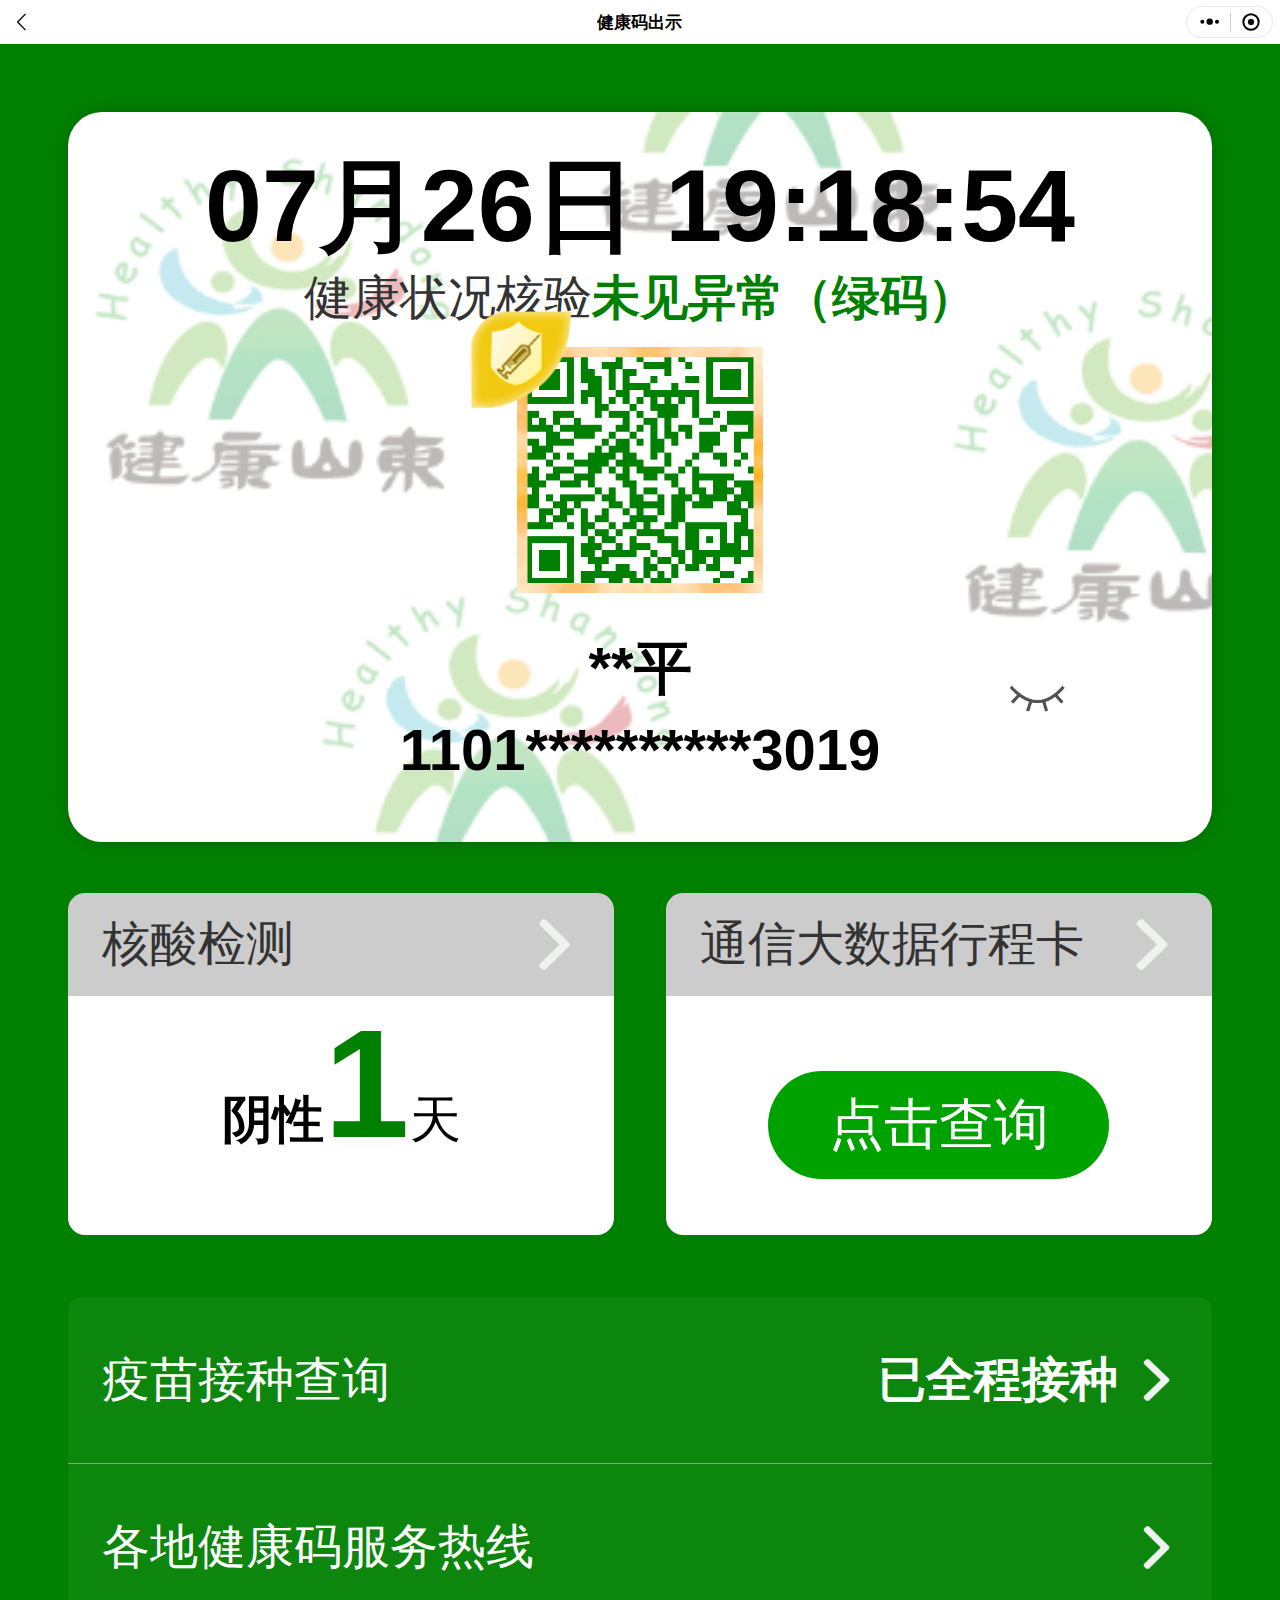
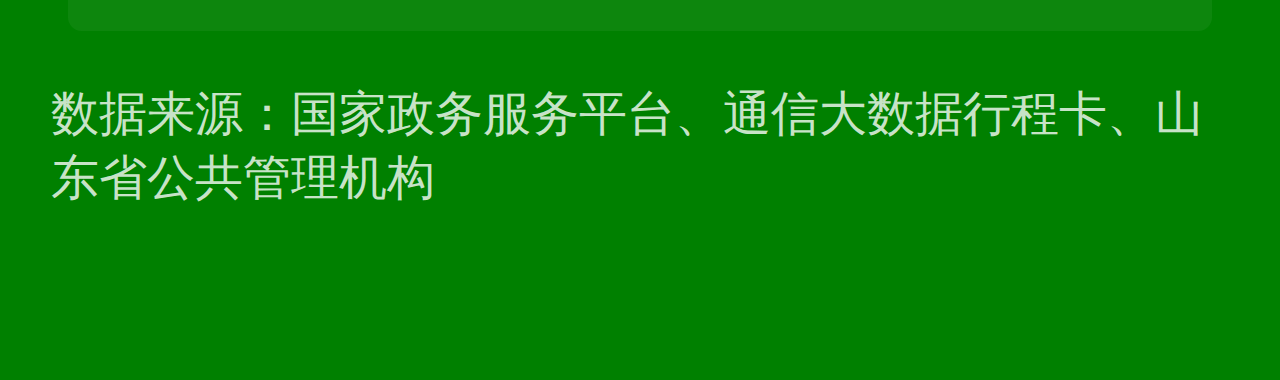
<file: shandong-hc/index.html>
<!doctypehtml><title>健康码出示</title><meta http-equiv="Content-Type"content="text/html;charset=UTF-8"><meta name="viewport"content="width=device-width,height=device-height,viewport-fit=cover,initial-scale=1,maximum-scale=1,user-scalable=0"><meta name="theme-color"content="#FFFFFF"><meta name="apple-mobile-web-app-status-bar-style"content="default"><link rel="manifest"href="manifest.json"><link rel="icon"type="image/png"href="./static/logo.png"><link rel="apple-touch-icon"sizes="360x360"href="./static/logo.png"><link rel="stylesheet"href="app.css"><link rel="stylesheet"href="../common/nav.css"><script src="../common/base.js"></script><view class="navbar navbar--wechat"><view class="navbar__placeholder"></view><view class="navbar__inner"style="color:#000;background:#fff"><view class="navbar__left"><view class="navbar__buttons"onclick="history.back()"><view class="navbar__button-goback"></view></view></view><view class="navbar__center"><text>健康码出示</text></view><view class="navbar__right"></view></view></view><div class="capsule capsule--wechat"onclick="navigateHome()"><svg class="capsule__menu-icon"viewBox="0 0 64 28"xmlns="http://www.w3.org/2000/svg"><circle cx="32"cy="14"r="9.5"/><circle cx="54"cy="14"r="6"/><circle cx="10"cy="14"r="6"/></svg><div class="capsule__splitter"></div><svg class="capsule__exit-icon"viewBox="0 0 60 60"xmlns="http://www.w3.org/2000/svg"><circle cx="30"cy="30"r="9"/><circle cx="30"cy="30"r="23"stroke-width="6"fill="transparent"/></svg></div><view class="bg green"><view class="shade"></view><view class="qrcode"style="background-image:url(static/sy.png);background-size:98.667vw 115.067vw;background-repeat:no-repeat"><view class="over-time"style="font-size:8vw"><span id="month"></span>月<span id="day"></span>日 <span id="time"></span></view><view class="health-text">健康状况核验<text class="green">未见异常（绿码）</text></view><view class="qr-info"><view class="code-wrap"onclick="toggleCheckin()"><image class="old"src="./static/shield1.png"></image><image class="old1"src="./static/newdp.gif"></image><img style="width:230px;height:230px"src="[data-uri]"><image class="qrcode-bg"src="./static/bg1.gif"></image></view><view style="position:relative"><section id="masked"><span id="name-masked"></span><view id="idcard-masked"></view><image class="eye"src="./static/cleye.png"onclick="toggleMask(!1)"></image></section><section id="unmasked"style="display:none"><span id="name"></span><view id="idcard"></view><image class="eye"src="./static/opeye.png"onclick="toggleMask(!0)"></image></section></view><section id="checkin"style="display:none"><view id="place-name"></view><view id="place-address"></view></section></view></view><view class="card-menu"><view bindtap="getNATRes"class="card"><view class="head"><text>核酸检测</text><image src="./static/right.png"></image></view><view><view class="ncov-flag"></view><text style="font-size:4vw"><text style="font-weight:700">阴性</text><text style="font-size:12vw;font-weight:700;color:green">1</text><text>天</text></text></view></view><view onclick="navigateToTripCard()"class="card"style="float:right"><view class="head"><text>通信⼤数据⾏程卡</text><image src="./static/right.png"></image></view><view style="margin-top:5.867vw"><view style="margin:0"></view><view class="btn">点击查询</view></view></view></view><view class="other-menu green"><view bindtap="vaccineInfo"class="item"><view class="left"><view>疫苗接种查询</view></view><view class="more"><view class="result">已全程接种</view><image class="more"src="./static/right.png"></image></view></view><view bindtap="toPhoneList"class="item"><view class="left"><view>各地健康码服务热线</view></view><image class="more"src="./static/right.png"></image></view></view><view class="tips">数据来源：国家政务服务平台、通信⼤数据⾏程卡、⼭东省公共管理机构</view></view><script>function toggleMask(e){document.getElementById("unmasked").style.display=e?"none":"block",document.getElementById("masked").style.display=e?"block":"none"}addStorageField("_name","#name-masked","名字","习近平",presetFilters.lastcharonly),addStorageField("_name","#name","名字","习近平"),addStorageField("_idcard","#idcard-masked","身份证号","110101195306153019",presetFilters.idcard(4,4)),addStorageField("_idcard","#idcard","身份证号","110101195306153019"),addStorageField("_place_name","#place-name","场所名称","四通桥"),addStorageField("_place_address","#place-address","场所地址","点击修改场所地址"),setDynamicTime("#month",5,7),setDynamicTime("#day",8,10),setDynamicTime("#time",11,19);let b=!1;function toggleCheckin(){(b=!b)?(document.querySelector(".bg").classList.add("blue"),document.getElementById("checkin").style.display="block",document.body.style.backgroundColor="#468af9"):(document.querySelector(".bg").classList.remove("blue"),document.getElementById("checkin").style.display="none",document.body.style.backgroundColor="green")}"#checkin"==window.location.hash&&toggleCheckin(),initServiceWorker("shandong-hc")</script>
</file>
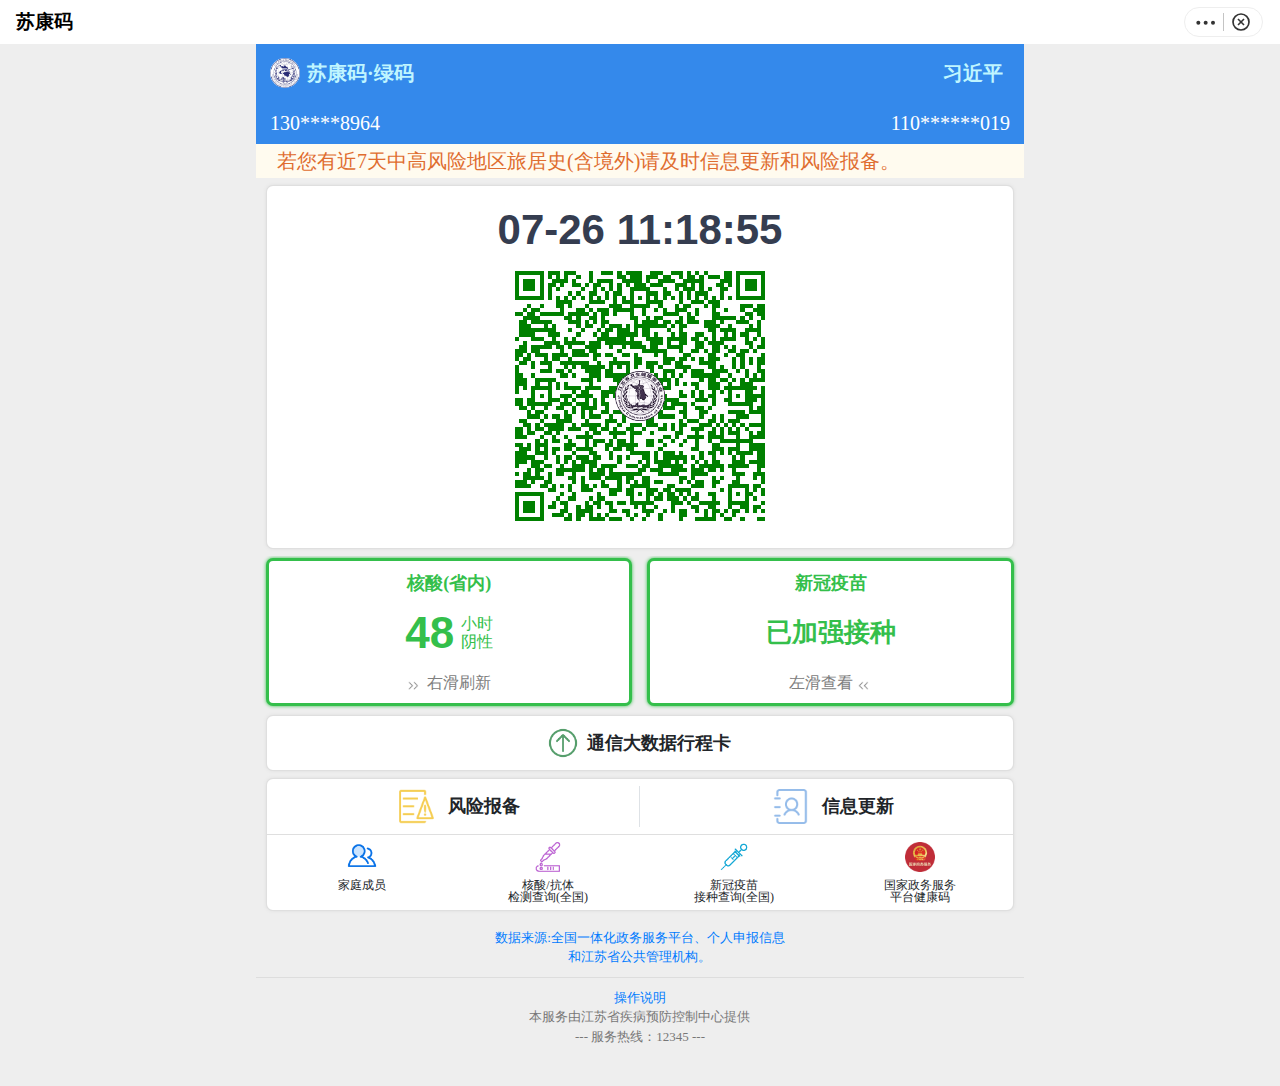
<file: skm/index.html>
<!doctypehtml><html lang="en"class="pixel-ratio-2 retina android android-6 android-6-0"><meta http-equiv="Content-Type"content="text/html; charset=UTF-8"><meta name="viewport"content="width=device-width,height=device-height,viewport-fit=cover,initial-scale=1,maximum-scale=1,user-scalable=0"><meta name="theme-color"content="#ffffff"><meta name="apple-mobile-web-app-status-bar-style"content="default"><title>苏康码</title><link rel="stylesheet"href="./plug/bootstrap-4.3.1/css/bootstrap.min.css"><link rel="stylesheet"href="./plug/mobileSelect/mobileSelect.css"><link rel="stylesheet"href="./css/index20220509.css"><link rel="stylesheet"href="../common/nav.css"><link rel="manifest"href="manifest.json"><script src="../common/base.js"></script><div class="navbar navbar--alipay"><div class="navbar__placeholder"></div><div class="navbar__inner"><div class="navbar__title">苏康码</div><div class="capsule capsule--alipay"onclick="navigateHome()"><svg class="capsule__menu-icon"viewBox="0 0 64 28"xmlns="http://www.w3.org/2000/svg"><circle cx="32"cy="14"r="6"/><circle cx="54"cy="14"r="6"/><circle cx="10"cy="14"r="6"/></svg><div class="capsule__splitter"></div><svg class="capsule__exit-icon"viewBox="0 0 60 60"xmlns="http://www.w3.org/2000/svg"><line x1="21"y1="21"x2="39"y2="39"stroke-width="5"/><line x1="39"y1="21"x2="21"y2="39"stroke-width="5"/><circle cx="30"cy="30"r="24"stroke-width="5"fill="transparent"/></svg></div></div></div><div class="wrapper"><div class="title-pic hide"><div class="icons"><div class="icon"></div><div>苏康码</div></div></div><form id="confirm14day"class="hide"><div class="pic"><button type="button"class="btn btn-outline-secondary hide"id="confirm14day_cancel">返回</button><div class="icons"></div><div class="code-name"><div id="confirm-name"></div></div></div><div class="form-groups"><div class="spacing"></div><p class="confirm14day-info">尊敬的用户，由于您申报信息已超过<span class="update-fday-span">14</span>天，请您主动更新相关信息，否则将影响正常使用，感谢您的配合！请按“确定”更新！</div><div id="confirm14day_btn">确定</div></form><form class="hide"id="fill"><div class="pic"><button type="button"id="cancel"class="btn btn-outline-secondary hide">返回</button><div class="icons"></div></div><div class="form-groups"><div class="form-group2"><div class="form-group"id="grp_10"><div class="field-label"><span class="req">*</span>填报人姓名：</div><input class="form-control"placeholder="请输入"id="name"readonly="readonly"maxlength="30"></div><div class="form-group"id="grp_11"><div class="field-label"><span class="req">*</span>证件号：</div><input class="form-control"placeholder="请输入"id="cardid"readonly="readonly"maxlength="30"></div><div class="form-group"id="grp_12"><div class="field-label"><span class="req">*</span>手机号码：</div><div class="input-group mb-3"><input class="form-control"placeholder="请输入"id="telnum"readonly="readonly"maxlength="11"><div class="input-group-append"><button type="button"class="btn btn-primary"id="editPhoneNum">更新</button></div></div></div></div><div class="spacing"></div><div class="form-group2"><div class="form-group"id="grp_1"><div class="field-label"><span class="req">*</span>1. 您是从哪里来江苏的？<p style="color:red">(已在江苏居住7天以上请选择现居住地)</div><input class="hide"id="arrivalLocation"> <input class="hide"id="arrivalLocationCode"><div id="trigger2">请选择</div></div><div class="form-group"id="grp_2"><div class="field-label"><span class="req">*</span>2. 到江苏后居住地区(选择到乡镇/街道):</div><div id="trigger3">请选择</div><input class="hide"id="currentLocation"> <input class="hide"id="currentLocationCode"></div><div class="form-group"id="grp_3"><div class="field-label"><span class="req">*</span>3. 到达江苏后详细地址(具体到门牌号码)：</div><input class="form-control"placeholder="请输入"id="currentAddress"maxlength="40"></div><div class="form-group"id="grp_6"><div class="field-label"><span class="req">*</span>4. 7天内是否接触过发热咳嗽的人员？</div><div class="ui-controlgroup"><div class="ui-radio"><span class="jqradiowrapper"><a class="jqradio"value="1"href="javascript:;"></a></span><div class="label">是</div></div><div class="ui-radio"><span class="jqradiowrapper"><a class="jqradio"value="0"href="javascript:;"></a></span><div class="label">否</div></div></div></div><div class="form-group"id="grp_7"><div class="field-label"><span class="req">*</span>5. 是否有发热、干咳、乏力、鼻塞流涕、咽痛、嗅觉/味觉减退、结膜炎、肌痛、腹泻等症状？</div><div class="ui-controlgroup"><div class="ui-radio"><span class="jqradiowrapper"><a class="jqradio"value="1"href="javascript:;"></a></span><div class="label">是</div></div><div class="ui-radio"><span class="jqradiowrapper"><a class="jqradio"value="0"href="javascript:;"></a></span><div class="label">否</div></div></div></div><div class="form-group"id="grp_8"><div class="field-label"><span class="req">*</span>6. 是否同行人员无手机号，如儿童、老人、海外归国人员？</div><div class="ui-controlgroup"><div class="ui-radio"id="isgrp_8"><span class="jqradiowrapper"><a class="jqradio"value="1"href="javascript:;"></a></span><div class="label">是</div></div><div class="ui-radio"id="unGrp_8"><span class="jqradiowrapper"><a class="jqradio"value="0"href="javascript:;"></a></span><div class="label">否</div></div></div></div><div class="form-group hide"id="grp_9"><div class="field-label"><span class="req">*</span>7. 同行人员中是否有发热或咳嗽乏力等症状？</div><div class="ui-controlgroup"><div class="ui-radio"><span class="jqradiowrapper"><a class="jqradio"value="1"href="javascript:;"></a></span><div class="label">是</div></div><div class="ui-radio"><span class="jqradiowrapper"><a class="jqradio"value="0"href="javascript:;"></a></span><div class="label">否</div></div></div></div></div><div class="spacing"></div><div class="form-group2"><div class="form-group"id="grp_13"><div class="field-label"><span class="req">*</span>知情同意：</div><div class="ui-controlgroup"><div class="ui-radio"><div class="label2">根据《中华人民共和国传染病防治法》和《江苏省人民代表大会常务委员会关于依法防控新型冠状病毒感染肺炎疫情切实保障人民群众生命健康安全的决定》等有关法律规定，请您如实填报各项信息。瞒报信息可能造成您的不便，甚至可能承担相关法律责任，敬请配合！<br>“苏康码”的申报信息有效期为<span class="update-fday-span">14</span>天，请您于<span class="update-fday-span">14</span>天后按提示更新相关信息，否则将影响正常使用！<br>本系统实行对你填报信息真实校验，登录本系统即为授权。<br><a class="sjly2"href="http://www.jszwfw.gov.cn/jmopen/webapp/html5/sjly/index.html">数据来源:全国一体化政务服务平台、个人申报信息和江苏省公共管理机构。</a></div></div></div></div><div class="form-group"id="grp_14"><div class="field-label"><span class="req"></span></div><div class="ui-controlgroup"><div class="ui-radio2"><span class="jqradiowrapper"><a class="jqradio"value="1"href="javascript:;"></a></span><div class="label2">本人知情同意</div></div></div></div></div></div><div id="getcode">激活领码</div><p class="cutfield">应新型冠状病毒感染的肺炎疫情防控需要，所有来苏返苏人员需进行健康状况主动申报，请如实填报，否则将承担相应后果，感谢您的理解和配合！</form><form class="hide"id="children"><div class="pic"><button type="button"class="btn btn-outline-secondary">返回</button><div class="icons"></div></div><div class="form-groups"><div class="form-group2"><div class="form-group"id="childrengrp_10"><div class="field-label"><span class="req">*</span>新增填报人姓名：</div><input class="form-control"placeholder="请输入"id="childrenName"maxlength="30"></div><div class="form-group"id="childrengrp_11"><div class="field-label"><span class="req">*</span>新增填报人身份证号：</div><input class="form-control"placeholder="请输入"id="childrenCardid"maxlength="18"></div><div class="form-group hide child-pin-show"id="childrengrp_13"style="border:0"><div class="field-label"><span class="req">*</span>手机号校验：</div><input style="border:1px solid #ced4da"class="form-control"id="childPhone"placeholder="请输入手机号"maxlength="11"required=""><br><div class="input-group"><input style="border:1px solid #ced4da"class="form-control"placeholder="请输入验证码"id="childPin"maxlength="6"required=""><div class="input-group-append"><button type="button"class="btn btn-link"id="getChildPin"style="width:105px">获得验证码</button></div></div></div><div class="form-group"id="childrengrp_12"><div class="field-label"><span class="req">*</span>新增填报人与本人关系？</div><input class="hide"id="relationValue"><div id="relationSelect">请选择</div></div></div><div class="spacing"></div><div class="form-group2"><div class="form-group"id="childrengrp_1"><div class="field-label"><span class="req">*</span>1. 您是从哪里来江苏的？<p style="color:red">(已在江苏居住7天以上请选择现居住地)</div><input class="hide"id="childrenarrivalLocation"> <input class="hide"id="childrenarrivalLocationCode"><div id="childtrigger2">请选择</div></div><div class="form-group"id="childrengrp_2"><div class="field-label"><span class="req">*</span>2. 到江苏后居住地区(选择到乡镇/街道):</div><div id="childtrigger3">请选择</div><input class="hide"id="childrencurrentLocation"> <input class="hide"id="childrencurrentLocationCode"></div><div class="form-group"id="childrengrp_3"><div class="field-label"><span class="req">*</span>3. 到达江苏后详细地址(具体到门牌号码)：</div><input class="form-control"placeholder="请输入"id="childrencurrentAddress"maxlength="40"></div><div class="form-group"id="childrengrp_6"><div class="field-label"><span class="req">*</span>4. 7天内是否接触过发热咳嗽的人员？</div><div class="ui-controlgroup"><div class="ui-radio"><span class="jqradiowrapper"><a class="jqradio"value="1"href="javascript:;"></a></span><div class="label">是</div></div><div class="ui-radio"><span class="jqradiowrapper"><a class="jqradio"value="0"href="javascript:;"></a></span><div class="label">否</div></div></div></div><div class="form-group"id="childrengrp_7"><div class="field-label"><span class="req">*</span>5. 是否有发热、干咳、乏力、鼻塞流涕、咽痛、嗅觉/味觉减退、结膜炎、肌痛、腹泻等症状？</div><div class="ui-controlgroup"><div class="ui-radio"><span class="jqradiowrapper"><a class="jqradio"value="1"href="javascript:;"></a></span><div class="label">是</div></div><div class="ui-radio"><span class="jqradiowrapper"><a class="jqradio"value="0"href="javascript:;"></a></span><div class="label">否</div></div></div></div></div></div><div id="childrenGetCode">激活领码</div><p class="cutfield">应新型冠状病毒感染的肺炎疫情防控需要，所有来苏返苏人员需进行健康状况主动申报，请如实填报，否则将承担相应后果，感谢您的理解和配合！</form><form class="hide"id="add"><div class="pic"><button type="button"class="btn btn-outline-secondary">返回</button><div class="icons"></div><div id="toptitle"><h1 class="h1title">每日分0点-12点，12-24点<br>两个时间段报备两次，请如实填写！</h1></div></div><div class="form-groups"><div class="form-group2"><div class="form-group"id="addgrp_1"><div class="field-label"><span class="req">*</span>体温是否超过<span id="degree">37.3</span>℃</div><div class="ui-controlgroup"><div class="ui-radio"><span class="jqradiowrapper"><a class="jqradio"value="1"href="javascript:;"></a></span><div class="label">是</div></div><div class="ui-radio"><span class="jqradiowrapper"><a class="jqradio"value="0"href="javascript:;"></a></span><div class="label">否</div></div></div></div><div class="form-group"id="addgrp_2"><div class="field-label"><span class="req">*</span>是否入境未满28天</div><div class="ui-controlgroup"><div class="ui-radio"><span class="jqradiowrapper"><a class="jqradio"value="1"href="javascript:;"></a></span><div class="label">是</div></div><div class="ui-radio"><span class="jqradiowrapper"><a class="jqradio"value="0"href="javascript:;"></a></span><div class="label">否</div></div></div></div><div class="form-group"id="addgrp_3"><div class="field-label"><span class="req">*</span>是否有7天内国内中高风险地区旅居史</div><div class="ui-controlgroup"><div class="ui-radio"><span class="jqradiowrapper"><a class="jqradio"value="1"href="javascript:;"></a></span><div class="label">是</div></div><div class="ui-radio"><span class="jqradiowrapper"><a class="jqradio"value="0"href="javascript:;"></a></span><div class="label">否</div></div></div></div><div class="form-group"id="addgrp_4"><div class="field-label"><span class="req">*</span>是否有江苏需管控地区旅居史</div><div class="ui-controlgroup"><div class="ui-radio"><span class="jqradiowrapper"><a class="jqradio"value="1"href="javascript:;"></a></span><div class="label">是</div></div><div class="ui-radio"><span class="jqradiowrapper"><a class="jqradio"value="0"href="javascript:;"></a></span><div class="label">否</div></div></div></div><div class="form-group"id="addgrp_5"><div class="field-label"><span class="req">*</span>是否为江苏常住或暂住人口</div><div class="ui-controlgroup"><div class="ui-radio"><span class="jqradiowrapper"><a class="jqradio"value="1"href="javascript:;"></a></span><div class="label">是</div></div><div class="ui-radio"><span class="jqradiowrapper"><a class="jqradio"value="0"href="javascript:;"></a></span><div class="label">否</div></div></div></div><div class="form-group"id="addgrp_6"><div class="field-label">本人联系号码</div><div class="ui-controlgroup"><input class="form-control"placeholder="请输入手机号"id="addTelnum"maxlength="11"></div></div></div><div id="addSave">保存</div></div><p class="sjly"><a href="http://www.jszwfw.gov.cn/jmopen/webapp/html5/sjly/index.html">数据来源:全国一体化政务服务平台、个人申报信息和江苏省公共管理机构。</a></form><form class="hide"id="codes"><div class="pic"><div class="icons"><div class="icon"onclick="navigateHome()"></div><div onclick="navigateHome()">苏康码<span id="codecolor"></span></div><div class="tel"id="code-name"></div></div><div class="code-name"><div id="code-tel"></div><div id="code-id"></div></div></div><div class="gxts-layout"><div><p class="gxts">若您有近7天中高风险地区旅居史(含境外)请及时信息更新和风险报备。</div></div><div class="code-layout"><div class="shadow-layout"><p class="text-center"id="now-time"><div id="ymjz"><div class="codeimg"></div><div id="output"aria-label=""role="img"style="cursor:pointer"></div></div><div class="uncityData"><div class="tips"><p class="green"id="codes-text"></div><p id="remainDays"><p id="rjmj"><p id="jjgl"></div><div class="cityData hide"><p class="red">如需使用苏康码相关功能，请 <span id="cityDataSubmit">更新信息</span></div></div></div><div class="slider-layout"><div class="stop-center"id="slider-sz"><div class="slider-left"><div class="hs-list"><div class="shadow-layout"><div id="hs-list"class="border-bottom"></div><p class="hs-tip">数据来源：江苏省卫生健康委员会，反映近30天内最近一次核酸检测情况，数据在不断汇聚和完善中。</div><div class="hsym-shadow-layout"><div class="slider-btn"id="hsjcJSBtn"><div class="hs-detail"></div>核酸检测所有信息</div></div><div class="hsym-shadow-layout hs-goback"><div class="slider-btn"><div class="hsym-back"></div>返回主页面</div></div></div></div><div class="slider-center"><div class="hsym-refresh"><div></div>更新</div><div class="hsym-layout uncityData"><div class="hs-layout"><div class="shadow-layout-hsym"id="hs-layout"><div class="hsym-title">核酸(省内)</div><div class="hsym-contont"id="hs-content"><div class="no-hsym">暂未查询到数据</div></div><div class="hsym-footer"><div class="turn-right-icon"></div><span id="hs-footer">右滑刷新</span></div></div></div><div class="ym-layout"><div class="shadow-layout-hsym"id="ym-layout"><div class="hsym-title">新冠疫苗</div><div class="hsym-contont"id="ym-content"><div class="no-hsym">暂未查询到数据</div></div><div class="hsym-footer"><span id="ym-footer">左滑刷新</span><div class="turn-left-icon"></div></div></div></div></div><div class="xingcheng uncityData"><div class="shadow-layout"id="xingchengBtn"><div class="xingcheng-layout"><div class="xingcheng-pic"></div><div>通信大数据行程卡</div></div></div></div><div class="bottom-layout uncityData"><div class="shadow-layout"><div class="fxbb"><div class="fxsb-layout border-right"id="goAdd"><div class="bottoms-pic addhea"></div><div class="fxsb-center"><p class="fxsb-right-top">风险报备</div></div><div class="fxsb-layout"id="reSubmit"><div class="bottoms-pic updata"></div><div class="fxsb-center"><p class="fxsb-right-top">信息更新</div></div></div><div class="bottoms-btns"><div id="addChildBtn"><div class="bottoms-pic addchild"></div><p>家庭成员</div><div id="hsjcBtn"><div class="bottoms-pic kangti"></div><p>核酸/抗体<br>检测查询(全国)</div><div id="xgymqgBtn"><div class="bottoms-pic yimiao"></div><p>新冠疫苗<br>接种查询(全国)</div><div id="queryChinaBtn"><div class="bottoms-pic guo"></div><p>国家政务服务<br>平台健康码</div></div></div></div><p class="sjly"><a href="http://www.jszwfw.gov.cn/jmopen/webapp/html5/sjly/index.html">数据来源:全国一体化政务服务平台、个人申报信息和江苏省公共管理机构。</a><div class="jsm-footer"><p class="code-footer"id="czsm"style="color:#007bff">操作说明<p class="code-footer">本服务由江苏省疾病预防控制中心提供<p class="code-footer">--- 服务热线：12345 ---</div></div><div class="slider-right"><div class="ym-list"><div class="shadow-layout"><div class="xgym-modal"></div><p class="hs-tip">数据来源：江苏省预防接种综合服务管理信息系统，仅可查询江苏省内的新冠疫苗接种信息。</div><div class="hsym-shadow-layout ym-goback"><div class="slider-btn"><div class="hsym-back"></div>返回主页面</div></div></div></div></div></div></form><form class="hide"id="addHit"><div class="pic"><button type="button"class="btn btn-outline-secondary">返回</button><div class="icons"></div></div><div class="panel-group"id="accordion"></div></form><form class="hide"id="fillInfo"><div class="pic"><button type="button"class="btn btn-outline-secondary">返回</button><div class="icons"></div></div><div class="modal-body"><div class="form-group"><div class="field-label">填报人姓名：</div><h6 class="text-right"id="fillinfo-username"></h6></div><div class="form-group"><div class="field-label">身份证号:</div><h6 class="text-right"id="fillinfo-userid"></h6></div><div class="form-group"id="fill-parent-grp"><div class="field-label">手机号码：</div><h6 class="text-right"id="fillinfo-phone"></h6></div><div class="form-group hide"id="fill-child-grp"><div class="field-label">新增填报人与本人关系？</div><h6 class="text-right"id="fillinfo-relation"></h6></div><div class="form-group"><div class="field-label">1. 7天内您是从哪里来江苏的？</div><h6 class="text-right"id="fillinfo-arrivalLocation"></h6></div><div class="form-group"><div class="field-label">2. 到江苏后居住地区:</div><h6 class="text-right"id="fillinfo-currentLocation"></h6></div><div class="form-group"><div class="field-label">3. 到达江苏后详细地址：</div><h6 class="text-right"id="fillinfo-currentAddress"></h6></div><div class="form-group"><div class="field-label">4. 7天内是否接触过发热咳嗽的人员？</div><h6 class="text-right"id="fillinfo-r3data"></h6></div><div class="form-group"><div class="field-label">5. 是否有发热、干咳、乏力、鼻塞流涕、咽痛、嗅觉/味觉减退、结膜炎、肌痛、腹泻等症状？</div><h6 class="text-right"id="fillinfo-r4data"></h6></div><div class="form-group"><div class="field-label">6. 是否同行人员无手机号，如儿童、老人、海外归国人员？</div><h6 class="text-right"id="fillinfo-r6data"></h6></div><div class="form-group hide"id="fillinfo-r7dataGrp"><div class="field-label">7. 同行人员中是否有发热或咳嗽乏力等症状？</div><h6 class="text-right"id="fillinfo-r7data"></h6></div></div></form><form class="hide"id="xgymqg"><div class="pic"><button type="button"class="btn btn-outline-secondary">返回</button><div class="icons"></div><div class="code-name"><div id="xgymqg-name"></div><div id="xgymqg-time"></div></div></div><p style="padding:16px;margin:0">新冠疫苗接种查询(全国)<div class="modal-body"style="background-color:#fff"id="xgymqg-body"></div></form><form class="hide"id="cncodes"><div class="pic"><button type="button"class="btn btn-outline-secondary">返回</button><div class="icons"></div><div class="code-name"><div id="cncode-name">黄书伟</div><div id="cnnow-time"></div></div></div><div class="code-layout"><div id="cn-code"></div><div class="gjzw hide"></div><div id="cn-layout"></div><p class="mb-0">数据来源:国家政务服务平台</div></form><form class="hide"id="hsjc"><div class="pic"><button type="button"class="btn btn-outline-secondary">返回</button><div class="icons"></div><div class="code-name"><div id="hscj-name"></div><div id="hscj-time"></div></div></div><p>抗体、核酸检测信息<div class="modal-body"><div class="form-group"><div class="field-label">是否做核酸检测：</div><h6 class="text-right"id="hs"></h6></div><div class="form-group hs-data hide"><div class="field-label">检测结果：</div><h6 class="text-right"id="hsjcjg"></h6></div><div class="form-group hs-data hide"><div class="field-label">检测机构：</div><h6 class="text-right"id="hsjcjgmc"></h6></div><div class="form-group hs-data hide"><div class="field-label">检测时间：</div><h6 class="text-right"id="hsjcsj"></h6></div><div class="form-group border-top"><div class="field-label">是否做抗体检测:</div><h6 class="text-right"id="kt"></h6></div><div class="form-group kt-data hide"><div class="field-label">检测结果：</div><h6 class="text-right"id="ktjcjg"></h6></div><div class="form-group kt-data hide"><div class="field-label">检测机构：</div><h6 class="text-right"id="ktjcjgmc"></h6></div><div class="form-group kt-data hide"><div class="field-label">检测时间：</div><h6 class="text-right"id="ktjcsj"></h6></div><p class="hs-tip">数据来源：国家卫生健康委员会，反映7天内核酸及抗体检测情况，数据在不断汇聚和完善中。</div></form><form class="hide"id="xgym"><div class="pic"><button type="button"class="btn btn-outline-secondary">返回</button><div class="icons"></div><div class="code-name"><div id="xgym-name"></div><div id="xgym-time"></div></div></div><p>新冠疫苗接种信息（江苏省）<div class="modal-body"><div class="xgym-modal"></div><p class="hs-tip">数据来源：江苏省预防接种综合服务管理信息系统，仅可查询江苏省内的新冠疫苗接种信息。</div></form><form class="hide"id="hsjcjs"><div class="pic"><button type="button"class="btn btn-outline-secondary">返回</button></div><iframe frameborder="0"height="100%"width="100%"scrolling="yes"src=""></iframe></form><form class="hide"id="xingcheng"><div class="pic"><button type="button"class="btn btn-outline-secondary">返回</button></div><iframe frameborder="0"height="100%"width="100%"scrolling="yes"src=""></iframe></form></div><div class="modal fade"id="myModal1"><div class="modal-dialog"><div class="modal-content"><div class="modal-header"><h4 class="modal-title">家庭成员管理</h4><button type="button"class="close"data-dismiss="modal">&times;</button></div><div class="modal-body"><p style="color:#777">(一张附属卡只能被一张主卡绑定)<div id="famliyAddBtn"style="display:none"><div class="famliy-add"></div></div></div></div></div></div><div class="modal fade"id="myModal2"><div class="modal-dialog"><div class="modal-content"><div class="modal-header"><h4 class="modal-title">确认填写信息</h4><button type="button"class="close"data-dismiss="modal">&times;</button></div><div class="modal-body"><div class="form-group"><div class="field-label"><span class="req">*</span>新增填报人姓名：</div><h6 class="text-right"id="childrengrp_1Text"></h6></div><div class="form-group"><div class="field-label"><span class="req">*</span>新增身份证号:</div><h6 class="text-right"id="childrengrp_2Text"></h6></div><div class="form-group hide child-pin-show"><div class="field-label"><span class="req">*</span>手机号校验</div><h6 class="text-right"><span id="childrengrp_13Text1"></span> <span style="color:#ced4da">/</span> <span id="childrengrp_13Text2"></span></h6></div><div class="form-group"id="child-fill"><div class="field-label"><span class="req">*</span>新增填报人与本人关系？</div><h6 class="text-right"id="childrengrp_3Text"></h6></div><div class="form-group"><div class="field-label"><span class="req">*</span>1. 7天内您是从哪里来江苏的？</div><h6 class="text-right"id="childrengrp_4Text"></h6></div><div class="form-group"><div class="field-label"><span class="req">*</span>2. 到江苏后居住地区:</div><h6 class="text-right"id="childrengrp_5Text"></h6></div><div class="form-group"><div class="field-label"><span class="req">*</span>3. 到达江苏后详细地址：</div><h6 class="text-right"id="childrengrp_6Text"></h6></div><div class="form-group"><div class="field-label"><span class="req">*</span>4. 7天内是否接触过发热咳嗽的人员？</div><h6 class="text-right"id="childrengrp_9Text"></h6></div><div class="form-group"><div class="field-label"><span class="req">*</span>5. 是否有发热、干咳、乏力、鼻塞流涕、咽痛、嗅觉/味觉减退、结膜炎、肌痛、腹泻等症状？</div><h6 class="text-right"id="childrengrp_10Text"></h6></div></div><div class="modal-footer"><button type="button"class="btn btn-primary"id="saveFamilyMember">确定</button></div></div></div></div><div class="modal fade"id="myModal3"><div class="modal-dialog"><div class="modal-content"><div class="modal-header"><h4 class="modal-title">确认填写信息</h4><button type="button"class="close"data-dismiss="modal">&times;</button></div><div class="modal-body"><div class="form-group"><div class="field-label"><span class="req">*</span>填报人姓名：</div><h6 class="text-right"id="grp_10Text"></h6></div><div class="form-group"><div class="field-label"><span class="req">*</span>身份证号:</div><h6 class="text-right"id="grp_11Text"></h6></div><div class="form-group"id="parent-fill"><div class="field-label"><span class="req">*</span>手机号码：</div><h6 class="text-right"id="grp_12Text"></h6></div><div class="form-group"><div class="field-label"><span class="req">*</span>1. 7天内您是从哪里来江苏的？</div><h6 class="text-right"id="grp_1Text"></h6></div><div class="form-group"><div class="field-label"><span class="req">*</span>2. 到江苏后居住地区:</div><h6 class="text-right"id="grp_2Text"></h6></div><div class="form-group"><div class="field-label"><span class="req">*</span>3. 到达江苏后详细地址：</div><h6 class="text-right"id="grp_3Text"></h6></div><div class="form-group"><div class="field-label"><span class="req">*</span>4. 7天内是否接触过发热咳嗽的人员？</div><h6 class="text-right"id="grp_6Text"></h6></div><div class="form-group"><div class="field-label"><span class="req">*</span>5. 是否有发热、干咳、乏力、鼻塞流涕、咽痛、嗅觉/味觉减退、结膜炎、肌痛、腹泻等症状？</div><h6 class="text-right"id="grp_7Text"></h6></div><div class="form-group"id="grp_8Group"><div class="field-label"><span class="req">*</span>6. 是否同行人员无手机号，如儿童、老人、海外归国人员？</div><h6 class="text-right"id="grp_8Text"></h6></div><div class="form-group hide"id="grp_9Group"><div class="field-label"><span class="req">*</span>7. 同行人员中是否有发热或咳嗽乏力等症状？</div><h6 class="text-right"id="grp_9Text"></h6></div></div><div class="modal-footer"><button type="button"class="btn btn-primary"id="fillSubmit">确定</button></div></div></div></div><div class="modal fade"id="myModal4"><div class="modal-dialog"><div class="modal-content"><div class="modal-header"><h4 class="modal-title"></h4><button type="button"class="close"data-dismiss="modal">&times;</button></div><div class="modal-body"><p class="commitTip"></div><div class="modal-footer"><button type="button"class="btn btn-primary"id="queryInfoBtn">查看</button> <button type="button"class="btn btn-primary"id="reSubmitConf">更新</button></div></div></div></div><div class="modal fade"id="myModal5"><div class="modal-dialog"><div class="modal-content"><div class="modal-header"><h4 class="modal-title"></h4><button type="button"class="close"data-dismiss="modal">&times;</button></div><div class="modal-body"><p class="commitDayTip"></div><div class="modal-footer"><button type="button"class="btn btn-primary"id="reDatHis">查看</button> <button type="button"class="btn btn-primary disabled"id="reDaySubmit">报备</button></div></div></div></div><div class="modal fade"id="myModal6"><div class="modal-dialog"><div class="modal-content"><div class="modal-header"><h4 class="modal-title">确认填写信息</h4><button type="button"class="close"data-dismiss="modal">&times;</button></div><div class="modal-body"><div class="form-group"><div class="field-label"><span class="req">*</span>体温是否超过37.3℃</div><h6 class="text-right"id="addgrp_1Text"></h6></div><div class="form-group"><div class="field-label"><span class="req">*</span>是否入境未满28天</div><h6 class="text-right"id="addgrp_2Text"></h6></div><div class="form-group"><div class="field-label"><span class="req">*</span>是否有7天内国内中高风险地区旅居史</div><h6 class="text-right"id="addgrp_3Text"></h6></div><div class="form-group"><div class="field-label"><span class="req">*</span>是否有江苏需管控地区旅居史</div><h6 class="text-right"id="addgrp_4Text"></h6></div><div class="form-group"><div class="field-label"><span class="req">*</span>是否为江苏常住或暂住人口</div><h6 class="text-right"id="addgrp_5Text"></h6></div><div class="form-group"><div class="field-label">本人联系号码</div><h6 class="text-right"id="addgrp_6Text"></h6></div></div><div class="modal-footer"><button type="button"class="btn btn-primary"id="addSubmit">确定</button></div></div></div></div><div class="modal fade"id="myModal7"><div class="modal-dialog"><div class="modal-content"><div class="modal-header"><h4 class="modal-title">公告</h4><button type="button"class="close"data-dismiss="modal">&times;</button></div><div class="modal-body"><p>&nbsp;&nbsp;&nbsp;&nbsp;&nbsp;&nbsp;近期发现部分人员利用苏康码"增加家庭成员"功能恶意绑定附卡行为，此行为已涉嫌违反相关法律关于个人隐私信息保护的规定。望用户在使用此功能时，确保已获得所绑定人员同意，否则<span class="text-danger">将有可能被追究法律责任，并被列入"苏康码"使用黑名单</span>，特此公告！</div><div class="modal-footer"><button type="button"class="btn btn-primary"id="warning-confirm">确定</button></div></div></div></div><div class="modal fade"id="myModal8"><div class="modal-dialog"><div class="modal-content"><div class="modal-header"><h4 class="modal-title">请填写验证码</h4><button type="button"class="close"data-dismiss="modal">&times;</button><p></div><div class="modal-body"><p style="color:#777">验证码已发送至 <span id="xcmphone"></span><div class="xcyyzminputs"><input class="code"type="number"oninput="6<value.length&&(value=value.slice(0,6))"placeholder="------"></div></div></div></div></div><div class="modal fade"id="myModal9"data-backdrop="static"data-keyboard="false"tabindex="-1"aria-labelledby="staticBackdropLabel"aria-hidden="true"><div class="modal-dialog"><div class="modal-content"><div class="modal-header"><h4 class="modal-title">更新手机号</h4><button type="button"class="close"data-dismiss="modal">&times;</button><p></div><div class="modal-body"><div class="form-group"id="grp_12"><input class="form-control"id="newPhone"placeholder="请输入新手机号"maxlength="11"required><br><div class="input-group mb-3"><input class="form-control"placeholder="请输入验证码"id="newPin"maxlength="6"required><div class="input-group-append"><button type="button"class="btn btn-link"id="getNewPin"style="width:105px">获得验证码</button></div></div><hr><div class="form-check"><input class="form-check-input"type="checkbox"value="1"id="newPhoneCheck"> <label class="form-check-label"for="newPhoneCheck">慎重提示：请如实更新，自觉遵守疫情防控政策，否则造成的后果由本人承担！</label></div></div></div><div class="modal-footer"><button type="button"class="btn btn-primary"id="checkPin"disabled="disabled">确定</button> <button type="button"class="btn btn-outline-dark"id="cancelEditPhone">取消</button></div></div></div></div><div class="modal fade"id="myModal10"data-backdrop="static"data-keyboard="false"tabindex="-1"aria-labelledby="staticBackdropLabel"aria-hidden="true"><div class="modal-dialog"><div class="modal-content"><div class="modal-header"><h4 class="modal-title">提示</h4><button type="button"class="close"data-dismiss="modal">&times;</button><p></div><div class="modal-body"id="tipModal"></div><div class="modal-footer"><button type="button"class="btn btn-primary"data-dismiss="modal">确定</button></div></div></div></div><script src="./plug/jquery/jquery.min.js"></script><script src="./plug/bootstrap-4.3.1/js/bootstrap.min.js"></script><script src="./plug/mobileSelect/mobileSelect.js"></script><script src="./plug/layer/layer.js"></script><script src="./plug/jquery.qrcode.min.js"></script><script src="./plug/aes.js"></script><script src="./static/all1651809278.min.js"></script><script src="./dist/skm1665467361.min.js"></script><style>.cover-view{position:fixed;max-height:50vh;width:100%;bottom:0;left:0;padding:12.4999px;background-color:#575be0;border-top-left-radius:12.4999px;border-top-right-radius:12.4999px;font-size:16.125px;color:#fff;transition:max-height ease .3s;-moz-transition:max-height ease .3s;-webkit-transition:max-height ease .3s;-o-transition:max-height ease .3s}.name{transition:opacity ease .3s;-moz-transition:opacity ease .3s;-webkit-transition:opacity ease .3s;-o-transition:opacity ease .3s;margin-bottom:5px}.success{color:#79e05b;margin-bottom:5px}.popup-card{display:flex;align-items:center;justify-content:space-between;width:100%;padding:0!important;margin-top:7px}.move-line{width:45%;display:flex;align-items:center;justify-content:center;padding:5px 12px;background:#fff;border:1px solid #e5e5e5;border-radius:4px;font-size:0;color:#333;text-align:center;font-weight:400}.btn_desc{font-size:14.25px}.move-line:first-child{margin-right:20px}.move-line img{width:20.625px;height:20.625px;margin-right:6px}.triangle{width:0;height:0;border:10px solid transparent;border-top:0;border-bottom-color:#fff;transition:transform .3s;-moz-transition:transform .3s;-webkit-transition:transform .3s;-o-transition:transform .3s}.down{transform:rotateX(180deg);-ms-transform:rotateX(180deg);-moz-transform:rotateX(180deg);-webkit-transform:rotateX(180deg)}.toggle{display:flex;align-items:center;justify-content:center}</style><div class="cover-view"id="cover"style="display:none"><div class="toggle"id="toggle"><div class="triangle down"id="triangle"onclick='$("#cover").hide()'></div></div><div class="success"id="register">登记成功</div><div id="name"class="name"></div><div id="address"class="address"></div><div class="popup-card"><div class="move-line"onclick="navigateToTripCard()"><img src="[data-uri]"><div class="btn_desc">大数据行程卡</div></div><div class="move-line"><img src="[data-uri]"><div class="btn_desc">来访登记</div></div></div></div><script>initServiceWorker("skm")</script>
</file>
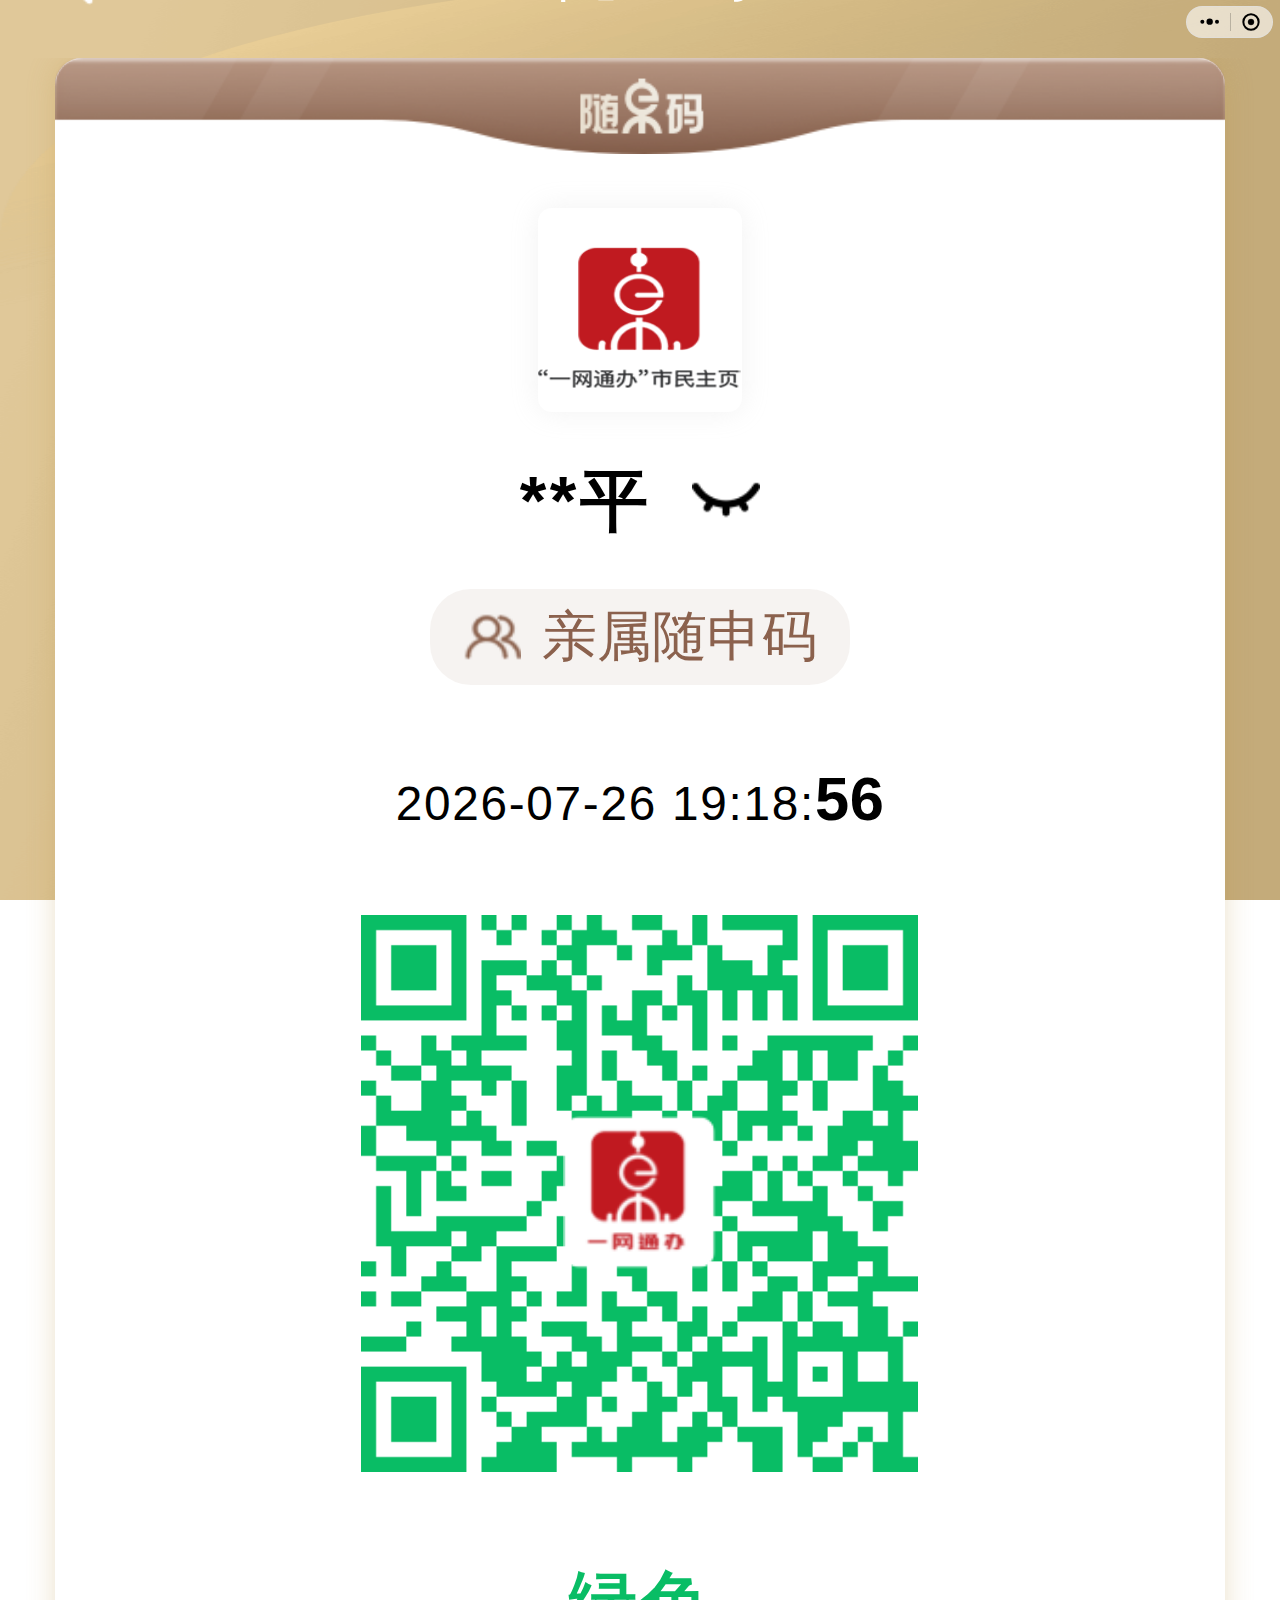
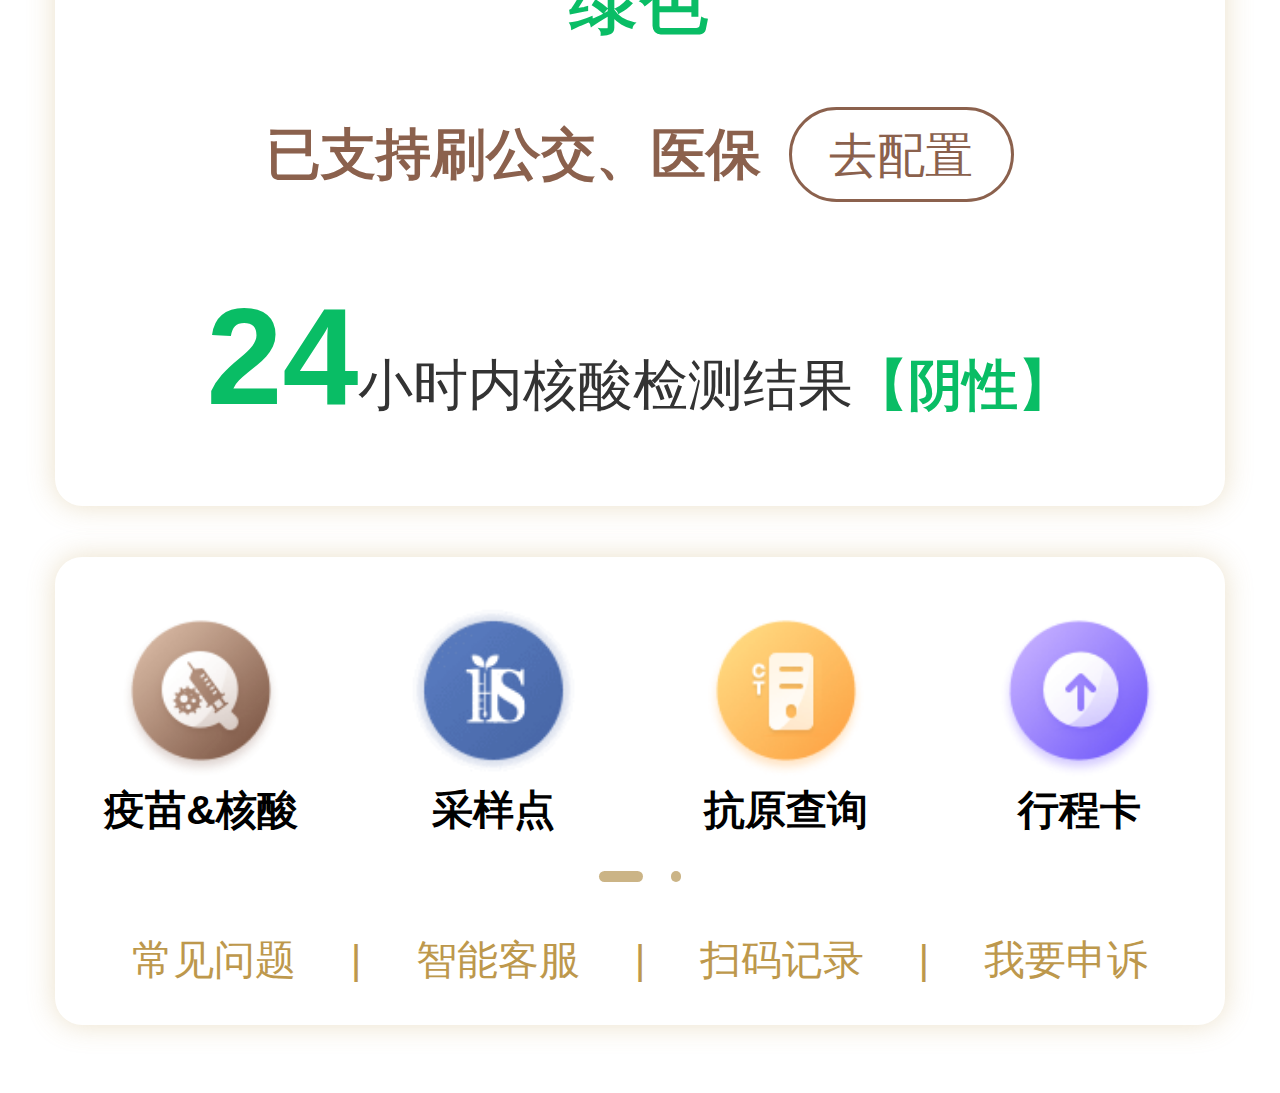
<file: ssm/index.html>
<!doctypehtml><title>随申码</title><meta http-equiv="Content-Type"content="text/html;charset=UTF-8"><meta name="viewport"content="width=device-width,height=device-height,viewport-fit=cover,initial-scale=1,maximum-scale=1,user-scalable=0"><meta name="theme-color"content="#DDC089"><meta name="apple-mobile-web-app-status-bar-style"content="black-translucent"><link rel="manifest"href="manifest.json"><link rel="icon"type="image/png"href="./static/ssbapp-logo.png"><link rel="apple-touch-icon"sizes="492x492"href="./static/ssbapp-logo.png"><link rel="stylesheet"href="app.css"><link rel="stylesheet"href="../common/nav.css"><script src="../common/base.js"></script><style>.eyes-open #img-eyes-open{display:block}.eyes-open #img-eyes-closed{display:none}#img-eyes-open{display:none}#img-eyes-closed{display:block}</style><div class="capsule capsule--wechat"onclick="navigateHome()"><svg class="capsule__menu-icon"viewBox="0 0 64 28"xmlns="http://www.w3.org/2000/svg"><circle cx="32"cy="14"r="9.5"/><circle cx="54"cy="14"r="6"/><circle cx="10"cy="14"r="6"/></svg><div class="capsule__splitter"></div><svg class="capsule__exit-icon"viewBox="0 0 60 60"xmlns="http://www.w3.org/2000/svg"><circle cx="30"cy="30"r="9"/><circle cx="30"cy="30"r="23"stroke-width="6"fill="transparent"/></svg></div><view class="top"style="height:58px;padding-top:env(safe-area-inset-top,0);box-sizing:content-box"><image src="./static/suishenma_bg.png"style="width:100%;height:813.11px"></image><view class="text"style="bottom:3.333vw">随申码</view><view bindtap="goBack"class="back"><image src="./static/back.png"onclick="history.back()"></image></view></view><view class="page"style="padding-top:58px;padding-top:calc(58px + env(safe-area-inset-top,0))"><canvas class="my-qrcode"id="myQrcode"type="2d"></canvas><view class="content contentBox"><view style="height:7.467vw"><image class="title"src="./static/suishenma_title.png"></image></view><view style="display:flex;justify-content:center;margin-top:4.267vw"><view class="photo"><image class="photoPic"mode="aspectFit"src="./static/suishenma_logo.png"id="_img"></image></view></view><view class="nameBox"><view class="tainerBox eyes-open"><view class="name"id="_name"></view><view bindtap="handleShowName"class="nameHide"id="img-eyes-open"onclick="switchNameDisplay(!1)"><image src="./static/eysOpen.png"style="width:5.333vw;height:5.333vw"></image></view><view bindtap="handleShowName"class="nameHide"id="img-eyes-closed"onclick="switchNameDisplay(!0)"><image src="./static/eyeClose.png"style="width:5.333vw;height:5.333vw"></image></view></view></view><view style="display:flex;justify-content:center;margin-top:3.2vw"><view bindtap="goFm"class="qsm"><image class="icon"src="./static/suishenma_people.png"></image><text>亲属随申码</text></view></view><view class="time"><span id="_date"></span> <span id="_time"></span><span class="timeSecond"id="_sec"></span></view><view style="display:flex;justify-content:center;margin-top:2.133vw"onclick='window.location.href="./scan.html"'><view class="qrCode"><view style="background:url([data-uri]);background-size:85% 85%;background-position:center;background-repeat:no-repeat;width:100%;height:100%;display:flex;align-items:center;justify-content:center"><img src="./static/logo.png"style="width:12vw;height:12vw"></view></view></view><view class="qrText">绿色</view><view class="yimaduoyong"><view class="btn2"onclick='window.location.href="./checkin.html"'><view bindtap="clickToScene"class="left">已支持刷公交、医保</view><view bindtap="clickToScene"class="right">去配置</view></view></view><view class="hesuan"><view style="color:#333"><text style="color:#09bd65;font-weight:700;font-size:10.667vw">24</text>小时内核酸检测结果<text style="color:#09bd65;font-weight:700">【阴性】</text></view></view></view><view class="more contentBox"><view class="rec-swiper"style="height:19.467vw"><view class="case"><view bindtap="goHesuan"class="caseItem"><view style="width:14.4vw;height:14.4vw"><image class="caseItemIcon"src="./static/nucleic_acid_vaccine.png"></image></view><view class="caseItemName">疫苗&核酸</view></view><view bindtap="handleClickMoreItem"class="caseItem"><view style="width:14.4vw;height:14.4vw"><image class="caseItemIcon"src="./static/newhscyd.png"></image></view><view class="caseItemName">采样点</view></view><view bindtap="handleClickMoreItem"class="caseItem"><view style="width:14.4vw;height:14.4vw"><image class="caseItemIcon"src="./static/kangyuan.png"></image></view><view class="caseItemName">抗原查询</view></view><view bindtap="goXingchengma"class="caseItem"onclick="navigateToTripCard()"><view style="width:14.4vw;height:14.4vw"><image class="caseItemIcon"src="./static/icon_xingcheng.png"></image></view><view class="caseItemName">行程卡</view></view></view></view><view ariahidden="true"class="dots-rec2"style="margin-top:1.867vw"><view class="dot2 active"></view><view class="dot2"></view></view><view class="link"><text bindtap="goQa">常见问题</text><text>|</text><text bindtap="goKf">智能客服</text><text>|</text><text bindtap="toScan">扫码记录</text><text>|</text><text bindtap="goShensu">我要申诉</text></view></view></view><input type="file"style="display:none"id="upload"oninput="onInput(this)"><script>setDynamicTime("#_date",0,10),setDynamicTime("#_time",11,17),setDynamicTime("#_sec",17,19);let _name=localStorage.getItem("_name")||"习近平",show_name=(document.getElementById("_name").addEventListener("click",()=>{var e=window.prompt("修改名字：",_name);""==e||null==e?localStorage.removeItem("_name"):localStorage.setItem("_name",e),_name=e||"习近平",switchNameDisplay(show_name)}),!1);function switchNameDisplay(e){show_name=e;var t=new Array(_name.length).join("*")+_name.substr(-1);document.getElementById("_name").innerText=show_name?_name:t,document.getElementsByClassName("tainerBox")[0].classList.add(e?"eyes-open":"eyes-closed"),document.getElementsByClassName("tainerBox")[0].classList.remove(e?"eyes-closed":"eyes-open")}switchNameDisplay(!1);const default_img="./static/suishenma_logo.png";function onInput(e){var e=e.files[0],t=new FileReader;t.onload=e=>{e=e.target.result;if(e){try{localStorage.setItem("_img",e)}catch(e){alert("照片文件较大，暂时不能保存在本地。"),localStorage.setItem("_img",default_img)}document.getElementById("_img").attributes.src.value=e,document.querySelector(".photo").classList.add("photoPicAfter")}},t.readAsDataURL(e)}localStorage.getItem("_img")&&(document.getElementById("_img").attributes.src.value=localStorage.getItem("_img"),document.querySelector(".photo").classList.add("photoPicAfter")),document.getElementById("_img").addEventListener("click",()=>{localStorage.getItem("_img")?(localStorage.removeItem("_img"),document.getElementById("_img").attributes.src.value=default_img,document.querySelector(".photo").classList.remove("photoPicAfter")):document.getElementById("upload").click()}),initServiceWorker("ssm")</script>
</file>
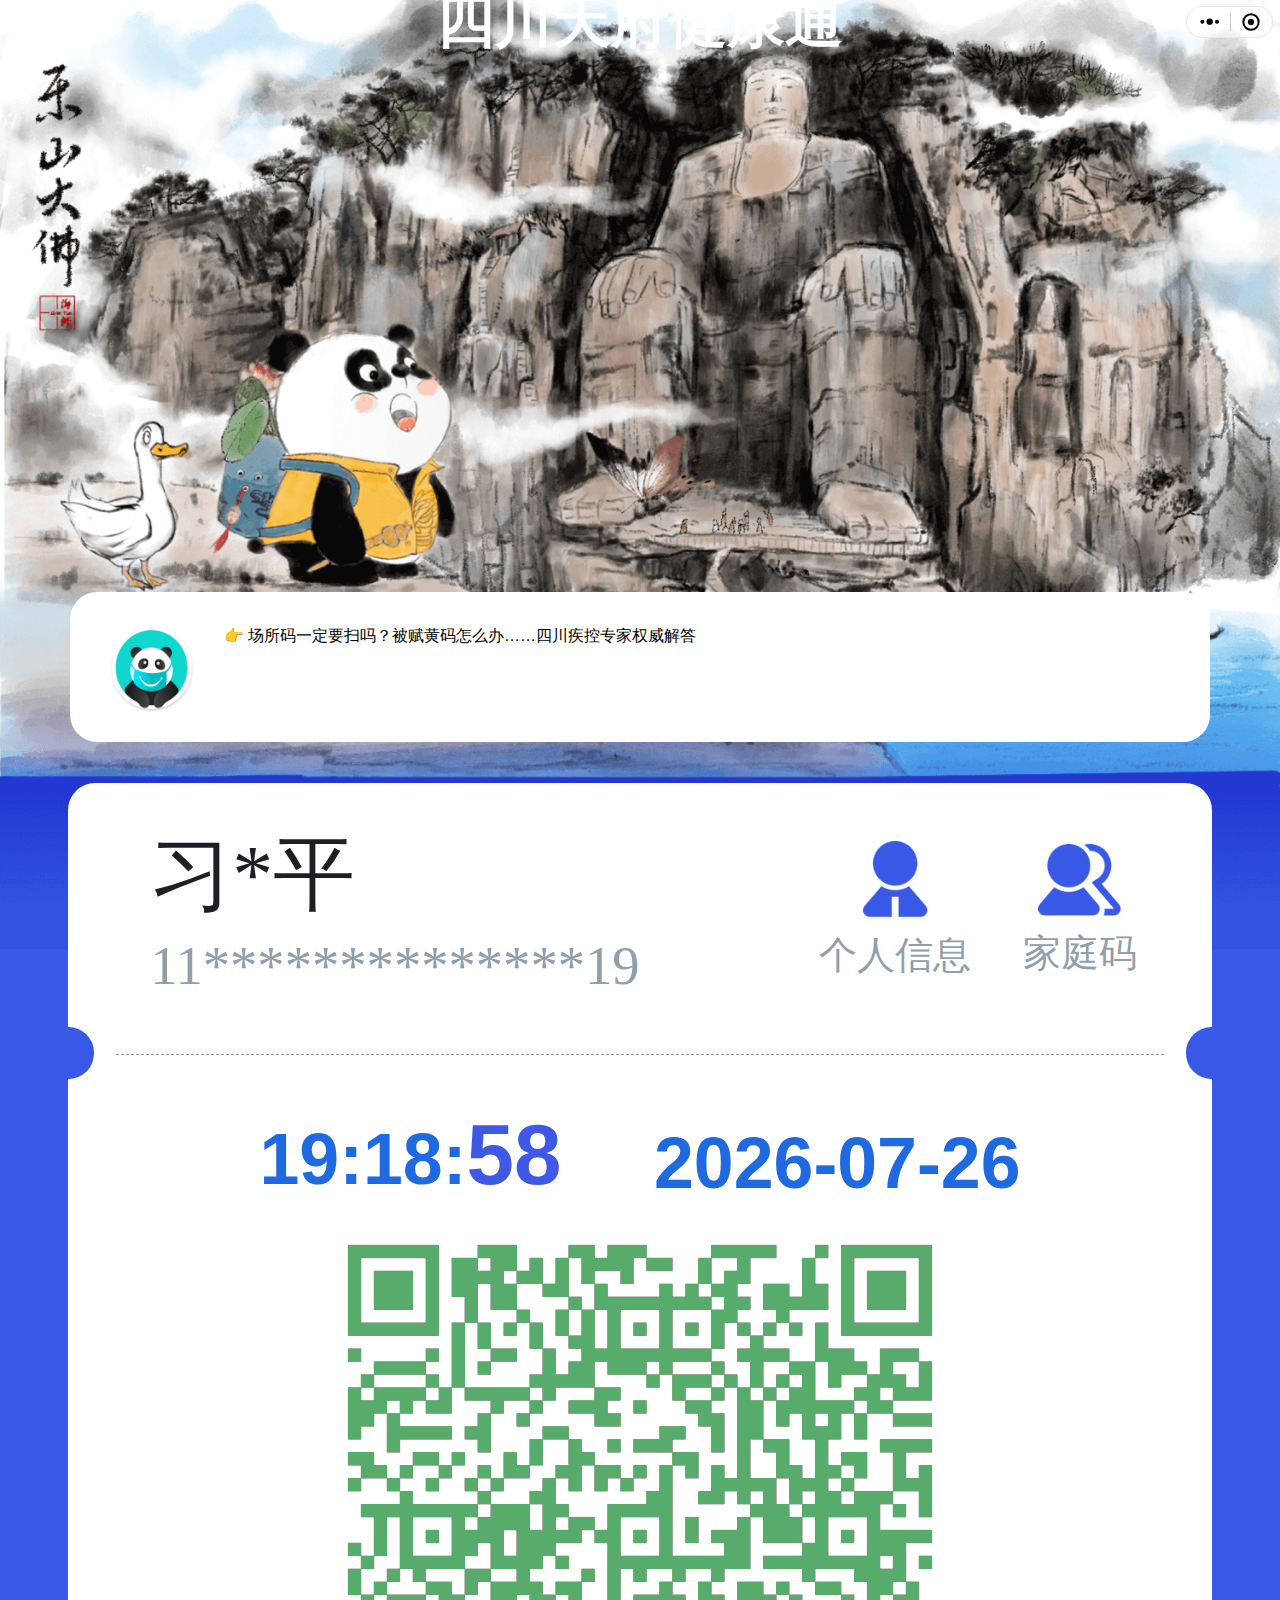
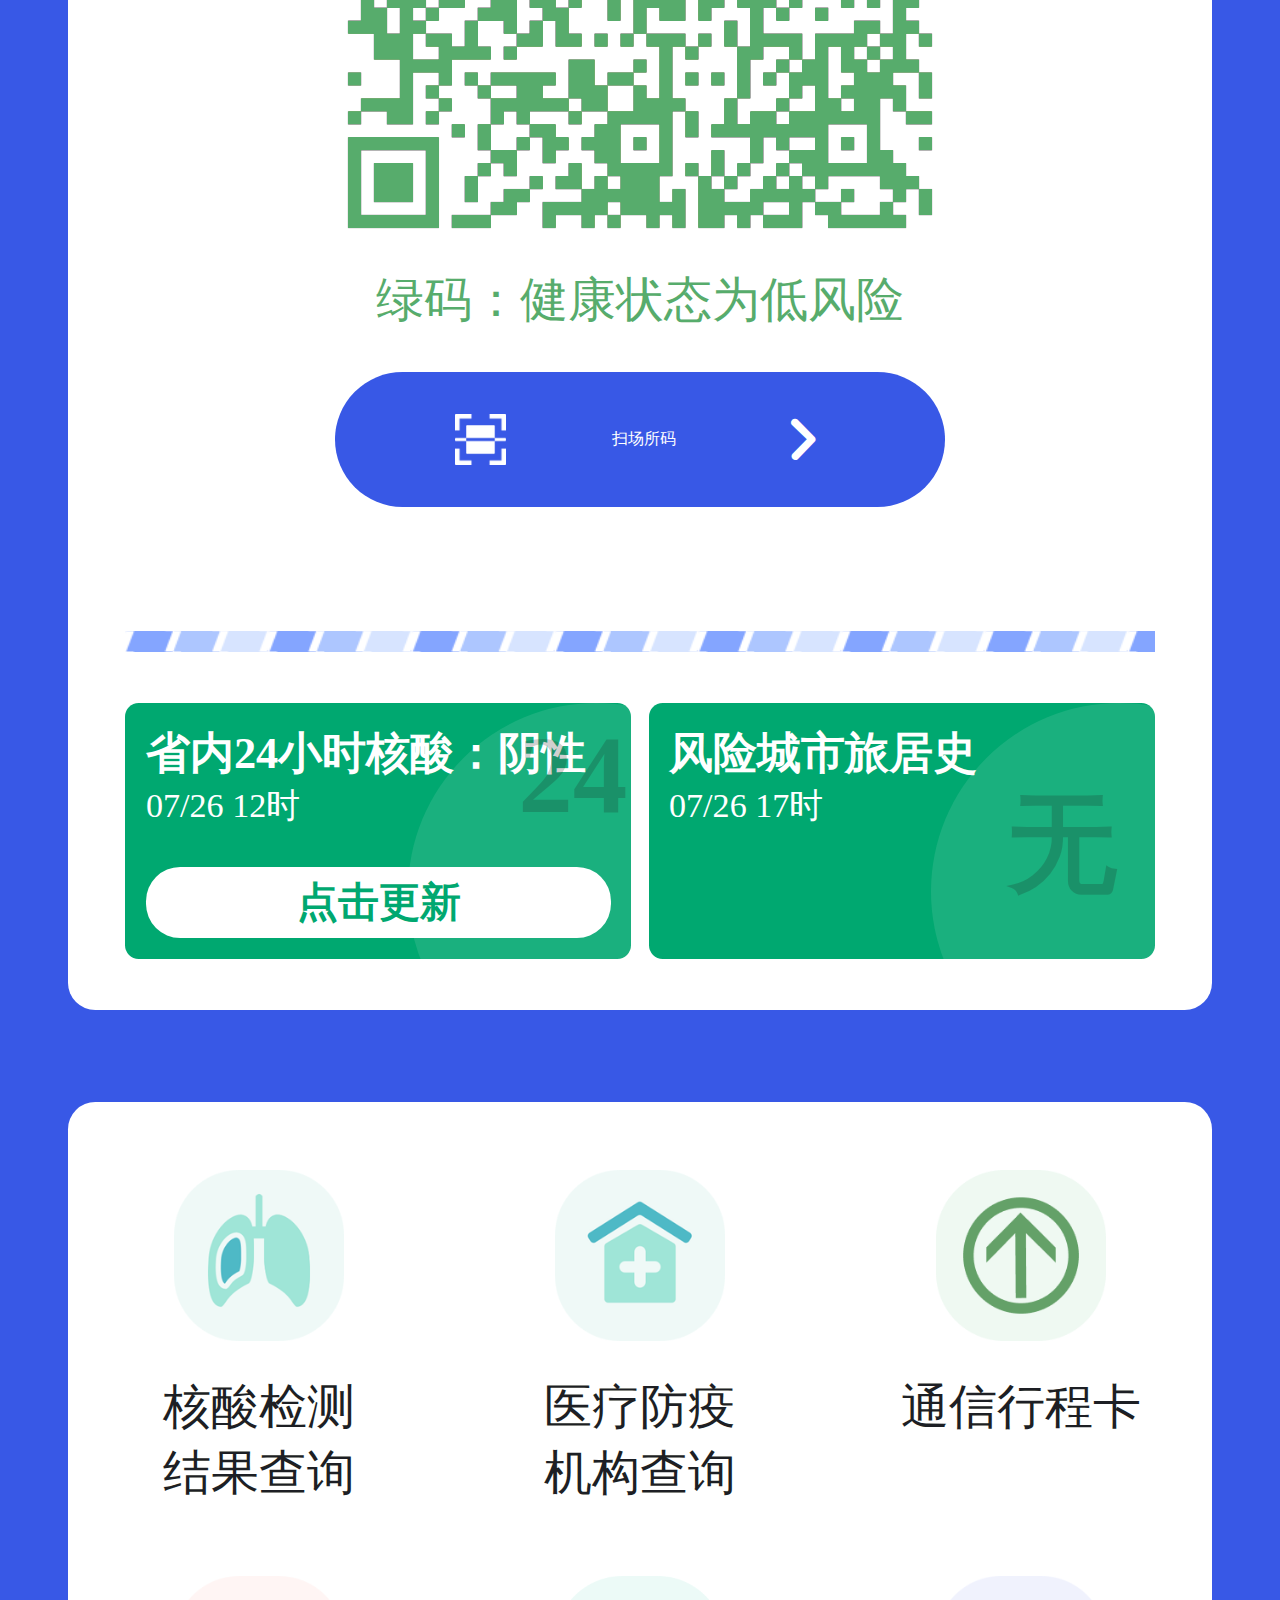
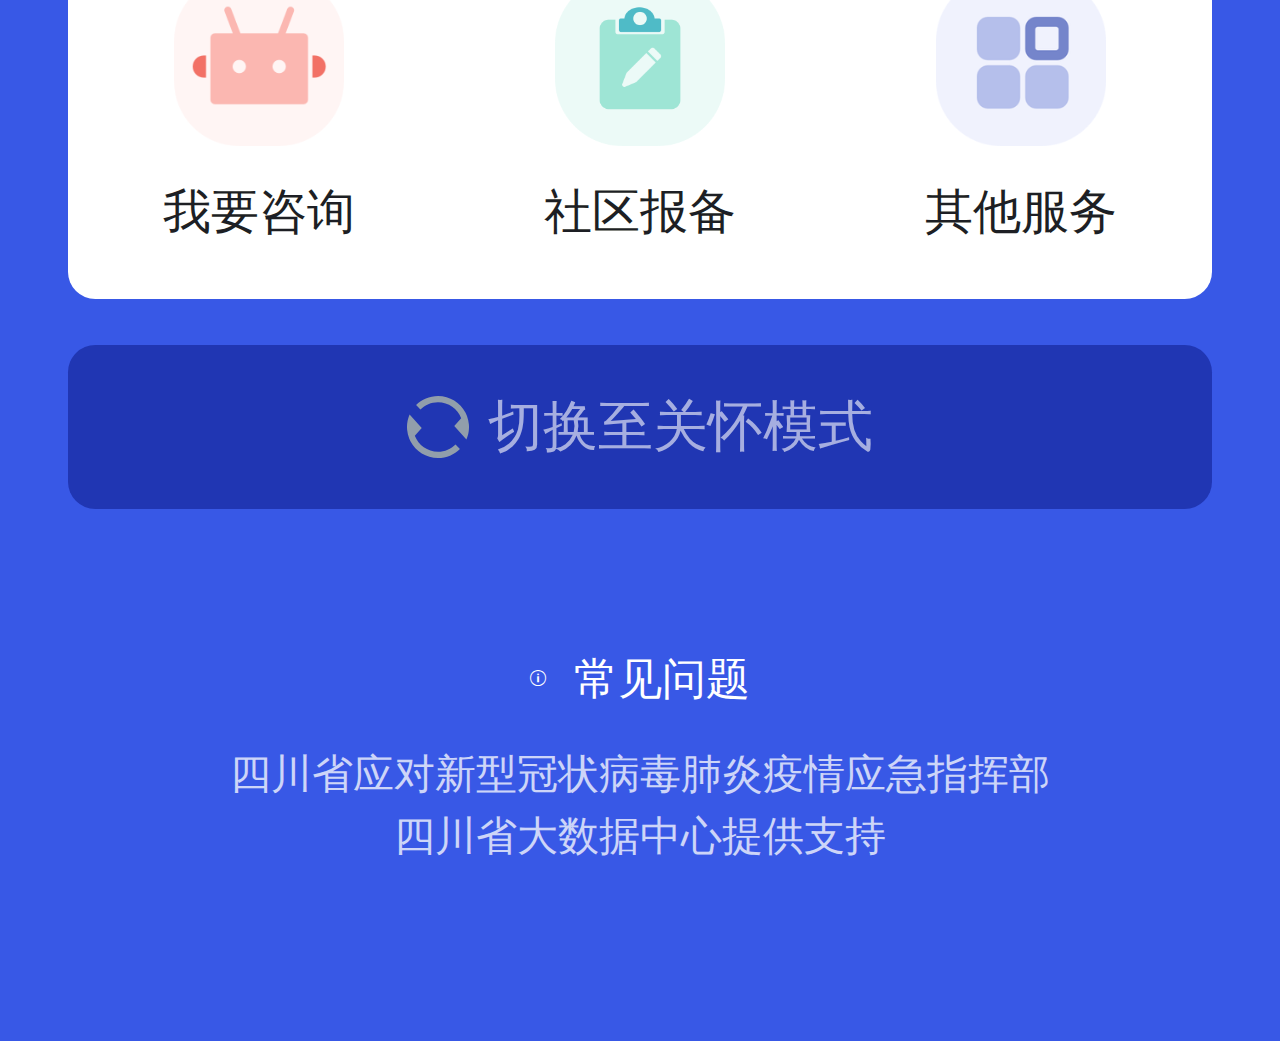
<file: tfjkt/index.html>
<!doctypehtml><title>四川天府健康通</title><meta http-equiv="Content-Type"content="text/html;charset=UTF-8"><meta name="viewport"content="width=device-width,height=device-height,viewport-fit=cover,initial-scale=1,maximum-scale=1,user-scalable=0"><meta name="theme-color"content="#FFFFFF"><meta name="apple-mobile-web-app-status-bar-style"content="black-translucent"><link rel="manifest"href="manifest.json"><link rel="icon"type="image/png"href="./static/message-icon.png"><link rel="apple-touch-icon"href="./static/message-icon.png"><link rel="stylesheet"href="app.css"><link rel="stylesheet"href="../common/nav.css"><link rel="stylesheet"href="../common/g-icon.css"><script src="../common/base.js"></script><div class="nav"><span class="title">四川天府健康通</span><div></div></div><div class="capsule capsule--wechat"onclick="navigateHome()"><svg class="capsule__menu-icon"viewBox="0 0 64 28"xmlns="http://www.w3.org/2000/svg"><circle cx="32"cy="14"r="9.5"/><circle cx="54"cy="14"r="6"/><circle cx="10"cy="14"r="6"/></svg><div class="capsule__splitter"></div><svg class="capsule__exit-icon"viewBox="0 0 60 60"xmlns="http://www.w3.org/2000/svg"><circle cx="30"cy="30"r="9"/><circle cx="30"cy="30"r="23"stroke-width="6"fill="transparent"/></svg></div><view class="type-gsd-h5-react:Container"id="id69"style="padding-bottom:41.6vw;position:relative;min-height:100vh"><view class="type-gsd-h5-react:Container"id="id61"style="width:100%;height:74.133vw;margin-top:0;margin-left:0;position:static;left:0;top:0;background-size:100% auto;background-repeat:no-repeat"></view><view class="type-gsd-h5-react:Container"id="id68"style="margin-top:-27.867vw"><view class="type-gsd-h5-react:Container"id="id3"style="width:89.067vw;height:11.733vw;margin:0 auto 3.2vw;display:flex;justify-content:flex-start;align-items:center;flex-direction:row;color:#ff524b;text-align:left;border-radius:2.133vw;background:#fff;position:relative;overflow:hidden"><view class="type-gsd-h5-react:Container"id="id23"style="width:.933vw;height:11.733vw;position:absolute;left:0;top:0"></view><image alt="[图片]"class="type-gsd-h5-react:Image"id="id22"mode="aspectFit"src="./static/message-icon.png"style="width:7.2vw;height:7.467vw;margin-right:2vw;margin-left:2.8vw;display:inline-block"></image><view class="wa-comp-tf-jkt-Marquee"id="id1"style="height:6.4vw;color:#000"><view class="container"id="id4"style="display:flex;flex-direction:row;animation-duration:10s"><text class="text"id="id2"style="width:100%;white-space:nowrap">👉 场所码一定要扫吗？被赋黄码怎么办……四川疾控专家权威解答</text></view></view><view class="type-gsd-h5-react:Container"id="id201"style="width:8vw;height:11.733vw;display:inline-block;border-top-right-radius:2.133vw;border-bottom-right-radius:2.133vw;background:-webkit-linear-gradient(right,#fff 40%,rgba(255,255,255,.8) 65%,rgba(255,255,255,.3) 86%,rgba(255,255,255,0) 100%);position:absolute;right:0;top:0"></view></view><view class="type-gsd-h5-react:Container"id="id6"style="width:89.333vw;height:auto;margin:0 auto;display:flex;align-items:center;flex-direction:column;color:#ff524b;border-radius:2.133vw;background:#fff;overflow:hidden"><view class="type-gsd-h5-react:Container"id="id24"style="width:100%;height:20.933vw;padding-right:5.867vw;padding-left:6.4vw;display:flex;align-items:center;flex-direction:row;border-bottom-right-radius:4vw;border-bottom-left-radius:4vw;position:relative"><view class="type-gsd-h5-react:Container"id="id27"style="display:flex;justify-content:space-between;flex:1"><view class="type-gsd-h5-react:Container"id="id29"style="display:flex;flex-direction:column;flex:1"><view class="type-gsd-h5-react:Container"id="uuid_e70af543"style="display:flex;justify-content:flex-start;align-items:center;flex-direction:row"><text class="type-gsd-h5-react:Text"id="_name"selectable="false"style="color:#1d1f24;font-size:6.4vw;line-height:6.933vw;font-family:PingFangSC-Medium;letter-spacing:0"></text></view><text class="type-gsd-h5-react:Text"id="_idcard"selectable="false"style="margin-top:.667vw;color:#919eab;font-size:4.267vw;line-height:5.867vw;font-family:PingFangSC-Regular;letter-spacing:0"></text></view><view class="type-gsd-h5-react:Container"id="id30"style="display:flex;justify-content:flex-end;align-items:center"><view bindtap="onuuid_ad3ae034$tap"class="type-gsd-h5-react:Container"id="uuid_ad3ae034"style="display:flex;justify-content:center;align-items:center;flex-direction:column"><view class="type-gsd-h5-react:Container"id="uuid_ce465063"style="display:flex;align-items:flex-end"><image alt="[图片]"class="type-gsd-h5-react:Image"id="uuid_ff3b3219"mode="scaleToFill"src="./static/userInfo.png"style="width:5.067vw;height:6vw"></image></view><text class="type-gsd-h5-react:Text"id="uuid_88c0d208"selectable="false"style="color:#919eab;font-size:2.933vw;line-height:5.867vw;text-align:right;font-weight:400;letter-spacing:0;font-family:'PingFang SC';font-style:normal"text="个人信息">个人信息</text></view><view bindtap="onuuid_127ae402$tap"class="type-gsd-h5-react:Container"id="uuid_127ae402"style="margin-left:4vw;display:flex;justify-content:center;align-items:center;flex-direction:column"><view class="type-gsd-h5-react:Container"id="uuid_2f0a8b78"style="display:flex;align-items:flex-end"><image alt="[图片]"class="type-gsd-h5-react:Image"id="uuid_5136a597"mode="scaleToFill"src="./static/familyCode.png"style="width:6.533vw;height:5.6vw"></image></view><text class="type-gsd-h5-react:Text"id="id31"selectable="false"style="color:#919eab;font-size:2.933vw;line-height:5.867vw;text-align:right;font-weight:400;letter-spacing:0;font-family:'PingFang SC';font-style:normal"text="家庭码">家庭码</text></view></view></view><view class="type-gsd-h5-react:Container"id="id35"style="width:4vw;height:4vw;border-style:none;border-radius:50%;background:#3858e6;position:absolute;left:-2vw;top:19.067vw;border-top-left-radius:2vw;border-top-right-radius:2vw;border-bottom-left-radius:2vw"></view><view class="type-gsd-h5-react:Container"id="id36"style="width:4vw;height:4vw;border-radius:50%;background:#3858e6;position:absolute;right:-2vw;top:19.067vw;color:#2b4fde"></view></view><view class="type-gsd-h5-react:Container"id="id25"style="width:81.867vw;height:.267vw;border-bottom:.133vw dashed #939aa0"></view><view class="type-gsd-h5-react:Container"id="id38"style="width:100%;height:auto;padding-bottom:4.4vw"><view class="type-gsd-h5-react:Container"id="id39"style="width:100%;padding-top:4vw;display:inline-block;position:relative"><view class="wa-comp-tf-jkt-SiChuanCodeWrapper"id="id2"><view id="id32"><view id="id11"><view id="id4"style="margin-bottom:2.667vw;padding-right:14.933vw;padding-left:14.933vw;display:flex;justify-content:space-between;align-items:flex-end;flex-direction:row;color:#206ae1;font-size:5.6vw;font-weight:bolder"><view id="uuid_33995b78"><text id="_min"selectable="false"></text><text id="_sec"selectable="false"style="color:#3f59e5;font-size:6.667vw"></text></view><text id="_date"selectable="false"></text></view><view class="wa-comp-tf-jkt-ShowCode4Sichuan"id="id4"style="display:block"><view id="id20"style="text-align:center"><view id="id24"><view id="id29"style="position:relative;display:flex;align-items:center;justify-content:center"><view style="background:url([data-uri]),linear-gradient(#57ac6c,#57ac6c);background-blend-mode:lighten;background-size:115% 115%;background-position:center;background-repeat:no-repeat;width:46.667vw;height:46.667vw"></view></view><view bindtap="onid30$tap"id="id30"style="margin-top:2.667vw;padding-right:.667vw;padding-left:.667vw;display:flex;justify-content:center;align-items:center;line-height:4.8vw"><text class="code_explain"id="id31"selectable="false"style="font-size:3.733vw;line-height:4.8vw;color:#57ac6c">绿码：健康状态为低风险</text></view></view></view><view bindtap="onuuid_9fbaef96$tap"id="uuid_9fbaef96"style="display:flex;justify-content:center;align-items:center;flex-direction:row"wx:if="true"><view id="uuid_5ecc9016"style="width:auto;height:10.533vw;margin-top:3.2vw;padding:0 9.333vw;display:flex;justify-content:center;align-items:center;flex-direction:row;border-radius:10.667vw;background:#3858e6"onclick='window.location.href="./checkin.html"'><image alt="[图片]"id="uuid_24969d97"mode="scaleToFill"src="./static/scan.png"style="width:4vw;height:4vw"></image><text id="uuid_09a68e97"selectable="false"style="padding:0 8.267vw;display:inline-block;color:#fff">扫场所码</text><text id="uuid_a9d1d597"style="color:#fff;font-size:3.467vw"type="arrow-right"class="g-icon type-WeApps_STD_COMP:Icon"></text></view></view><view class="refresh_download"id="id28"style="padding-right:11.867vw;padding-left:11.867vw;display:flex;justify-content:center;align-items:center;margin-top:5.333vw"></view></view></view></view></view></view></view><view class="wa-comp-tf-jkt-XingChengKa type-gsd-h5-react:Container"id="uuid_3febf311"style="position:relative;width:100%"><view class="type-gsd-h5-react:Container"id="uuid_bd243074"><view class="type-gsd-h5-react:Container"id="uuid_fe40e190"style="width:90%;margin:0 auto;overflow:hidden;box-sizing:border-box"><view class="code_down_line type-gsd-h5-react:Container"id="uuid_5d129d93"style="width:400%;height:1.6vw;background:url(static/test.png);background-size:auto 100%"></view><view class="type-gsd-h5-react:Container"id="uuid_d398af93"style="margin:4vw 0;display:flex;flex-direction:row"><view class="type-gsd-h5-react:Container"id="uuid_4943af93"style="height:20vw;padding:1.6vw;border-radius:1.067vw;position:relative;flex:1;box-sizing:border-box;background-color:#00a870"><text class="type-gsd-h5-react:Text"id="uuid_9d310d93"style="color:#fff;font-size:3.467vw;font-weight:600;font-family:'PingFang SC';font-style:normal;white-space:nowrap;overflow:hidden;text-overflow:ellipsis">省内24小时核酸：阴性</text><text class="type-gsd-h5-react:Text"id="covid-test-datetime"style="display:block;font-size:2.667vw;font-weight:400;font-family:'PingFang SC';font-style:normal;color:#fff"></text><text class="type-gsd-h5-react:Text"id="uuid_28198393"style="color:#000;font-size:8.533vw;font-weight:600;opacity:.2;position:absolute;right:1.067vw;top:2.667vw;font-family:'PingFang SC';font-style:normal;top:10px;right:4px">24</text><view class="type-gsd-h5-react:Container"id="uuid_a7c25c93"style="width:29.467vw;height:29.467vw;opacity:.1;border-radius:50%;background:#fff;position:absolute;right:-12vw;top:0"></view><view bindtap="onuuid_b7160c93$tap"class="type-gsd-h5-react:Container"id="uuid_b7160c93"style="width:92%;height:5.6vw;display:flex;justify-content:center;align-items:center;border-radius:2.667vw;background:#fff;position:absolute;bottom:1.6vw"><text class="type-gsd-h5-react:Text"id="tap-to-update"style="font-size:3.2vw;font-weight:600;font-family:'PingFang SC';font-style:normal;color:#00a870;opacity:1">点击更新</text></view></view><view class="type-gsd-h5-react:Container"id="uuid_2c64ac93"style="height:20vw;margin-left:1.333vw;padding:1.6vw;border-radius:1.067vw;position:relative;flex:1;box-sizing:border-box;background-color:#00a870"><text class="type-gsd-h5-react:Text"id="uuid_60c3fd94"style="font-size:3.467vw;font-weight:600;font-family:'PingFang SC';font-style:normal;color:#fff"text="风险城市旅居史">风险城市旅居史</text><text class="type-gsd-h5-react:Text"id="trace-update-datetime"selectable="false"style="display:block;font-size:2.667vw;font-weight:400;font-family:'PingFang SC';font-style:normal;color:#fff"></text><text class="type-gsd-h5-react:Text"id="uuid_e0782f94"selectable="false"style="color:#000;font-size:8.533vw;font-weight:600;opacity:.2;position:absolute;right:2.933vw;top:5.333vw;font-family:'PingFang SC';font-style:normal">无</text><view class="type-gsd-h5-react:Container"id="uuid_5a175794"style="width:29.467vw;height:29.467vw;opacity:.1;border-radius:50%;background:#fff;position:absolute;right:-12vw;top:0"></view></view></view></view></view></view></view><view class="type-gsd-h5-react:Container"id="uuid_6b3fd361"style="margin-top:3.6vw;margin-right:5.333vw;margin-left:5.333vw;border-radius:2.133vw;background:#fff;overflow:hidden"></view><view class="type-gsd-h5-react:Container"id="functions"style="width:89.333vw;margin:3.6vw auto 0;padding:0 0 4.267vw;display:flex;justify-content:flex-start;align-items:flex-start;flex-flow:row wrap;color:#ff524b;border-radius:2.133vw;background:#fff"><view class="wrapper"><image src="./static/antibody_result_query@2x.png"class="icon"></image><text class="title">核酸检测</text><text class="subtitle">结果查询</text></view><view class="wrapper"><image src="./static/medical_institution_query@2x.png"class="icon"></image><text class="title">医疗防疫</text><text class="subtitle">机构查询</text></view><view class="wrapper"onclick="navigateToTripCard()"><image src="./static/txxck_server.png"class="icon"></image><text class="title">通信行程卡</text><text class="subtitle"></text></view><view class="wrapper"><image src="./static/consulting@2x.png"class="icon"></image><text class="title">我要咨询</text><text class="subtitle"></text></view><view class="wrapper"><image src="./static/sqbb2.png"class="icon"></image><text class="title">社区报备</text><text class="subtitle"></text></view><view class="wrapper"onclick="navigateHome()"><image src="./static/other_server.png"class="icon"></image><text class="title">其他服务</text><text class="subtitle"></text></view></view><view bindtap="onid299$tap"class="type-gsd-h5-react:Container"id="id299"style="width:89.333vw;height:12.8vw;margin:3.6vw auto 0;display:flex;justify-content:center;align-items:center;flex-flow:row wrap;color:#ff524b;border-radius:2.133vw;background:#2036b3"><image alt="[图片]"class="type-gsd-h5-react:Image"id="id306"mode="scaleToFill"src="./static/code-refresh.svg"style="width:4.8vw;height:4.8vw"></image><text class="type-gsd-h5-react:Text"id="id300"selectable="false"style="margin-left:1.467vw;color:#fff;font-size:4.267vw;opacity:.6;font-family:PingFangSC-Medium;letter-spacing:0"text="切换至关怀模式">切换至关怀模式</text></view><view class="type-gsd-h5-react:Container"id="id67"style="margin-top:6.8vw;padding-bottom:.133vw;position:absolute;left:0;right:0;bottom:0"><view bindtap="onid75$tap"class="type-gsd-h5-react:Container"id="id75"style="display:flex;justify-content:center;align-items:center;flex-direction:row;position:relative;top:6.8vw"><d class="g-icon type-WeApps_STD_COMP:Icon"id="id77"style="margin-right:2.133vw;display:inline-block;color:#fff"type="info-o"></d><text class="type-gsd-h5-react:Text"id="id76"selectable="false"style="color:#fff;font-size:3.467vw;text-align:center;font-family:PingFangSC-Medium;letter-spacing:0"text="常见问题">常见问题</text></view><view class="wa-comp-tf-jkt-SichuanFooter type-gsd-h5-react:Container"id="id1"style="height:9.6vw;margin:9.6vw 2.667vw 13.467vw;color:#fff;font-size:3.2vw;line-height:4.8vw;font-family:PingFangSC-Regular;letter-spacing:0"><text class="type-gsd-h5-react:Text"id="id2"style="display:block;text-align:center;opacity:.75">四川省应对新型冠状病毒肺炎疫情应急指挥部</text><text class="type-gsd-h5-react:Text"id="id3"style="display:block;text-align:center;opacity:.75">四川省大数据中心提供支持</text></view></view></view></view><script>document.getElementById("id61").style.backgroundImage=`url(./static/bg${Math.floor(12*Math.random())+1}.png)`,setStaticTime("#covid-test-datetime",5,13,6,5,e=>e.replace("-","/")+"时"),setStaticTime("#trace-update-datetime",5,13,2,1,e=>e.replace("-","/")+"时"),setDynamicTime("#_date",0,10),setDynamicTime("#_min",11,17),setDynamicTime("#_sec",17,19),addStorageField("_name","#_name","名字","习近平",presetFilters.name_preferfirstname),addStorageField("_idcard","#_idcard","身份证号","110101195306153019",presetFilters.idcard()),initServiceWorker("tfjkt");const nav_scroll=()=>{window.addEventListener("scroll",()=>{var e=Math.max(0,Math.min(window.pageYOffset/document.documentElement.clientHeight/.18,1)),t=(document.querySelector(".nav").style.backgroundColor=`rgba(255, 255, 255, ${e})`,255-Math.ceil(255*e));document.querySelector(".nav").style.color=`rgb(${t}, ${t}, ${t})`,document.querySelector(".nav > img")&&(document.querySelector(".nav > img").style.filter=`brightness(${(1-e).toFixed(1)})`)})},update_button=("complete"===document.readyState||"interactive"===document.readyState?setTimeout(nav_scroll,1):document.addEventListener("DOMContentLoaded",nav_scroll),document.getElementById("tap-to-update"));let countdown=60;window.setInterval(()=>{1<countdown?(countdown--,update_button.style.opacity=.5,update_button.innerText=`点击更新（${countdown}）`):(countdown=0,update_button.style.opacity=1,update_button.innerText="点击更新")},1e3),update_button.addEventListener("click",()=>{0==countdown&&(countdown=60)})</script>
</file>
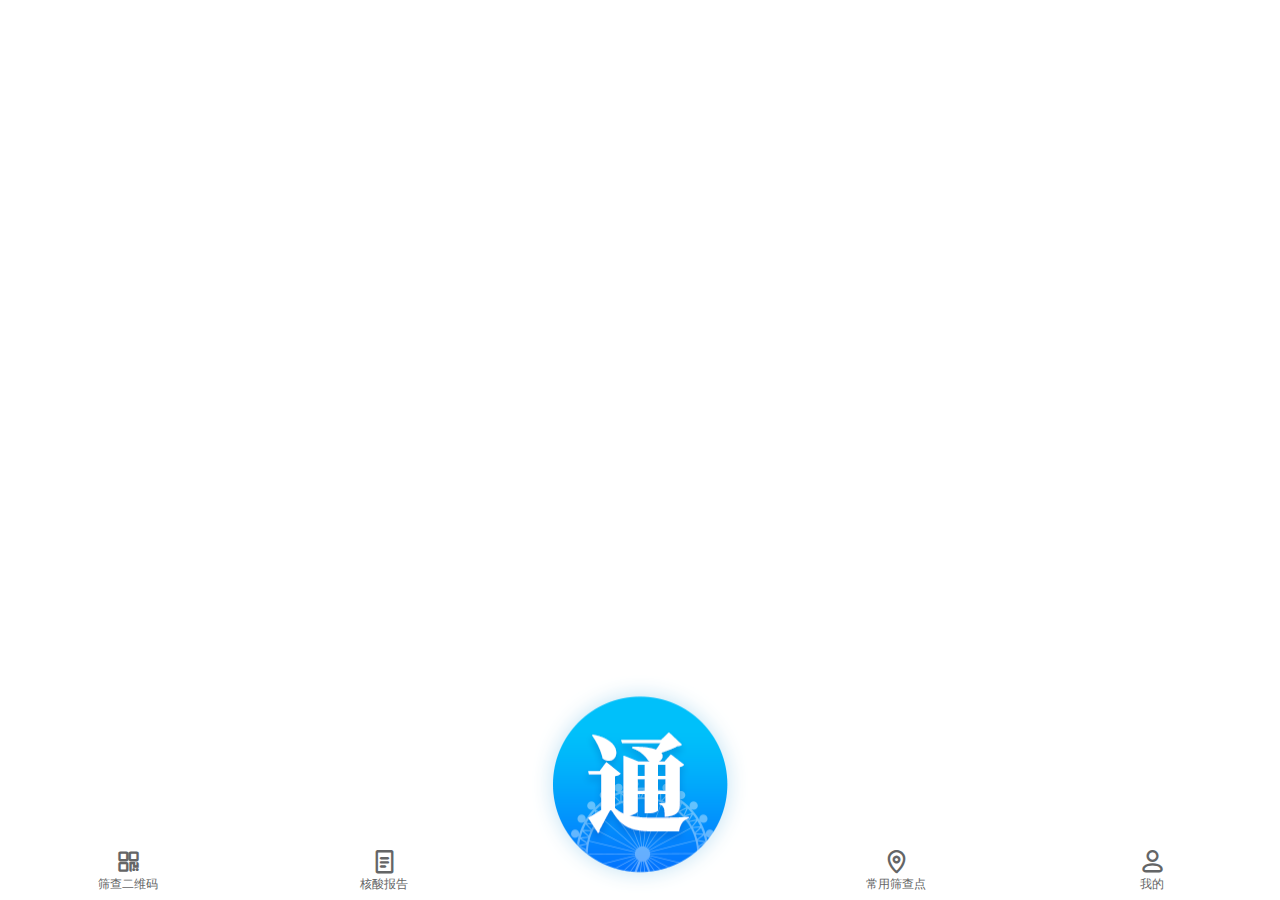
<file: tianjin-hc/index.html>
<!doctypehtml><html lang="en"><title>天津数字防疫</title><meta http-equiv="Content-Type"content="text/html;charset=UTF-8"><meta name="viewport"content="width=device-width,height=device-height,viewport-fit=cover,initial-scale=1,maximum-scale=1,user-scalable=0"><meta name="theme-color"content="#004FFF"><meta name="apple-mobile-web-app-status-bar-style"content="black-translucent"><link rel="manifest"href="manifest.json"><link rel="icon"type="image/png"href="./static/img/logo.png"><link rel="apple-touch-icon"href="./static/img/logo.png"><script src="../common/base.js"></script><style>*{box-sizing:border-box}.scanner-container,body,html{width:100%;height:100%;overflow:hidden}.scanner-container{display:flex;visibility:hidden}.relative{position:relative;z-index:1}.square{width:100%;position:relative;overflow:hidden;transition:.3s}.square:after{content:'';top:0;display:block;padding-bottom:100%}.square>div{position:absolute;top:0;left:0;bottom:0;right:0}.surround-cover{box-shadow:0 0 0 99999px rgba(0,0,0,.8)}.barcode-scanner--area--container{width:80%;max-width:min(500px,80vh);margin:auto}.barcode-scanner--area--outer{display:flex;border-radius:1em}.barcode-scanner--area--inner{width:100%;margin:1rem;border:2px solid #fff;box-shadow:0 0 2px 1px rgb(0 0 0 / .5),inset 0 0 2px 1px rgb(0 0 0 / .5);border-radius:1rem}@keyframes shake{0%{transform:translate(0,0) rotate(0) scale(1)}20%{transform:translate(5px,5px) rotate(-1deg) scale(1.05)}40%{transform:translate(5px,5px) rotate(-2deg) scale(1.07)}60%{transform:translate(2px,2px) rotate(0) scale(1.04)}80%{transform:translate(-1px,-1px) rotate(-2deg) scale(1.05)}100%{transform:translate(0,0) rotate(0) scale(1)}}</style><link href="static/css/app.75f3ec59.css"rel="stylesheet"><body><noscript><strong>We're sorry but Webpack App doesn't work properly without JavaScript enabled. Please enable it to continue.</strong></noscript><div id="app"></div><div class="scanner-container"><div class="barcode-scanner--area--container"><div class="relative"><p></div><div class="square surround-cover"><div class="barcode-scanner--area--outer surround-cover"><div class="barcode-scanner--area--inner"></div></div></div></div></div><script src="static/js/runtime~app.2ae274cd.js"></script><script src="static/js/app.1faafef1.js"></script><script>initServiceWorker("tianjin-hc")</script>
</file>
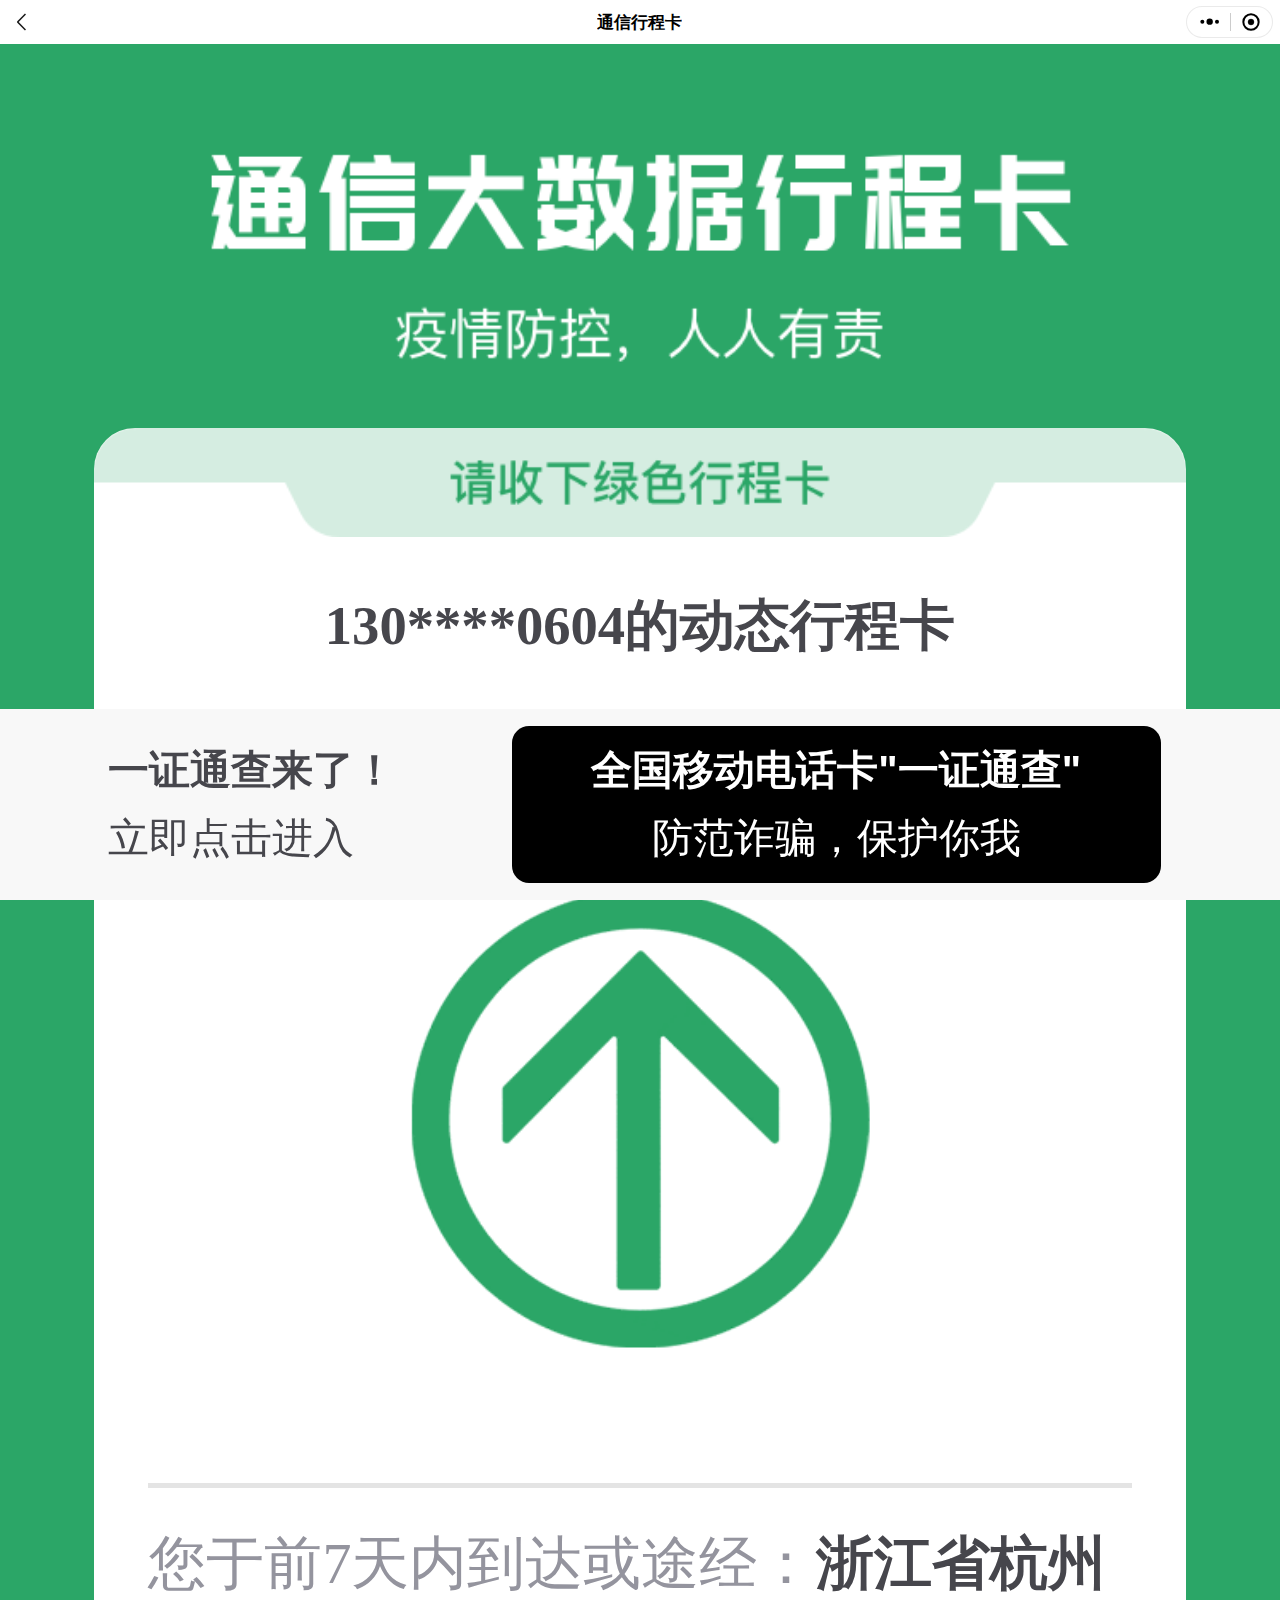
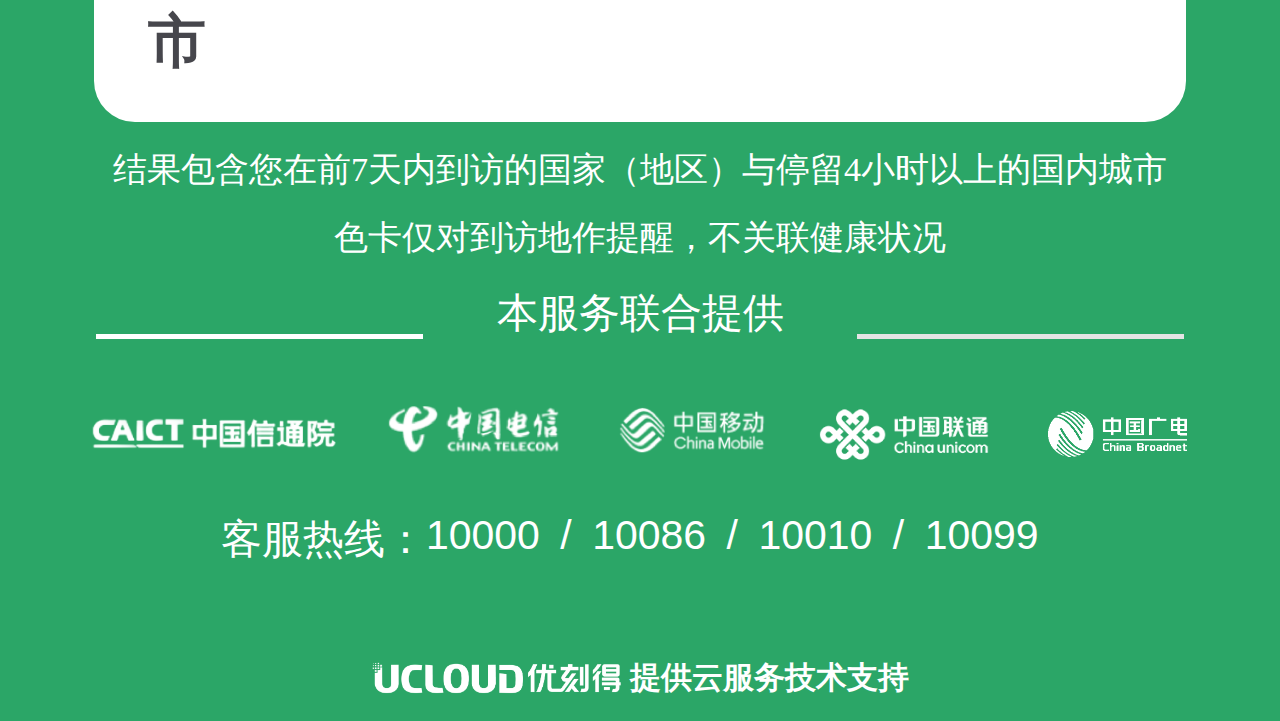
<file: trip-card/index.html>
<!doctypehtml><title>通信大数据行程卡</title><meta http-equiv="Content-Type"content="text/html;charset=UTF-8"><meta name="viewport"content="width=device-width,height=device-height,viewport-fit=cover,initial-scale=1,maximum-scale=1,user-scalable=0"><meta name="theme-color"content="#FFFFFF"><meta name="apple-mobile-web-app-status-bar-style"content="default"><link rel="manifest"href="manifest.json"><link rel="icon"type="image/png"href="./static/img_arrow@2x.png"><link rel="apple-touch-icon"sizes="360x360"href="./static/img_arrow@2x.png"><link rel="stylesheet"href="app.css"><link rel="stylesheet"href="../common/nav.css"><script src="../common/base.js"></script><view class="navbar navbar--wechat"><view class="navbar__placeholder"></view><view class="navbar__inner"style="color:#000;background:#fff"><view class="navbar__left"><view class="navbar__buttons"onclick="history.back()"><view class="navbar__button-goback"></view></view></view><view class="navbar__center"><span>通信行程卡</span></view><view class="navbar__right"></view></view></view><div class="capsule capsule--wechat"onclick="navigateHome()"><svg class="capsule__menu-icon"viewBox="0 0 64 28"xmlns="http://www.w3.org/2000/svg"><circle cx="32"cy="14"r="9.5"/><circle cx="54"cy="14"r="6"/><circle cx="10"cy="14"r="6"/></svg><div class="capsule__splitter"></div><svg class="capsule__exit-icon"viewBox="0 0 60 60"xmlns="http://www.w3.org/2000/svg"><circle cx="30"cy="30"r="9"/><circle cx="30"cy="30"r="23"stroke-width="6"fill="transparent"/></svg></div><view class="container"><image class="home"mode="widthFix"src="./static/g2.png"></image><view class="main"><view class="tel1"><image class="tel1_phone"src="./static/withtext@2x.png"></image></view><view class="text1"><span class="text_text1"><span id="phone"></span>的动态行程卡</span></view><view class="text2"><span class="text_text2">更新于：<span id="datetime"></span></span></view><view class="tel2"><image class="tel2_phone"src="./static/gif_green.gif"></image></view><view class="tel3"></view><view class="tel4_end"><view><span class="tel4_phone_text">您于前7天内到达或途经：</span><span class="tel4_phone1_text"></span></view></view></view><view class="text2_text"><span class="text2_text1">结果包含您在前7天内到访的国家（地区）与停留4小时以上的国内城市</span></view><view class="text2_text"><span class="text2_text1">色卡仅对到访地作提醒，不关联健康状况</span></view><view class="section"><view class="section1"></view><view class="section2"><span class="text"style="white-space:nowrap">本服务联合提供</span></view><view class="section3"></view></view><view class="imag_section"><image class="caict"mode="widthFix"src="./static/xty0.png"></image><image class="imag_section1"mode="widthFix"src="./static/dianxin0.png"></image><image class="imag_section2"mode="widthFix"src="./static/yidong0.png"></image><image class="imag_section3"mode="widthFix"src="./static/liant0.png"></image><image class="imag_section4"mode="widthFix"src="./static/guangdian0.png"></image></view><view class="service_tel"><span class="service_text"decode="true">客服热线：</span> <span bindtap="callNum"class="service_text"data-num="10000"decode="true">10000&ensp;</span> <span class="service_text"decode="true">/</span> <span bindtap="callNum"class="service_text"data-num="10086"decode="true">&ensp;10086&ensp;</span> <span class="service_text"decode="true">/</span> <span bindtap="callNum"class="service_text"data-num="10010"decode="true">&ensp;10010&ensp;</span> <span class="service_text"decode="true">/</span> <span bindtap="callNum"class="service_text"data-num="10099"decode="true">&ensp;10099&ensp;</span></view><view><div class="imag_section6"><image class="imag_ucload"mode="heightFix"src="./static/ucload.png"></image><span class="text-unit"style="white-space:nowrap">提供云服务技术支持</span></div></view><view class="bottom_nothing"></view><view bindtap="yztcClick"class="app_bottom"><span class="text1_bottom">一证通查来了！</span> <span class="text2_bottom">立即点击进入</span><view class="app_bottom_button"><span class="text1_bottom_button">全国移动电话卡"一证通查"</span> <span class="text2_bottom_button">防范诈骗，保护你我</span></view></view></view><script>addStorageField("_phone","#phone","手机号码","13019890604",presetFilters.phone()),addStorageField("_trip_card_places",".tel4_phone1_text","途经地点（以逗号分隔）","浙江省杭州市",e=>e.replace(/，/g,",")),setStaticTime("#datetime",0,19,0,0,e=>e.replaceAll("-","."))</script>
</file>
<file: app.css>
body{font-family:"PingFang SC",sans-serif;margin:20px 4%;background-color:#fcfcfc}.header{margin:20px 0;display:flex;flex-direction:row;justify-content:space-between;align-items:center}.page-title-container{display:flex;flex-direction:row;align-items:center}.page-title{font-size:24px;font-weight:700;color:#000}.page-title-icon{width:30px;height:30px;margin-right:8px}.icon{width:1.3em;height:1.3em;margin:0 2px;opacity:.87}.icon-align{display:flex;flex-direction:row;align-items:center}.sw-status{display:flex;flex-direction:column;justify-content:space-around;align-items:center;color:rgba(0,0,0,.6)}.sw-help-text{display:flex;flex-direction:row;align-items:center}.sw-help-text>img{width:15px;height:15px;margin:2px;filter:invert(.4)}.apps-list{display:flex;flex-direction:column;align-items:stretch;margin-bottom:16px}.app{border-radius:4px;padding:8px;margin:4px 0;display:flex;flex-direction:column;background-color:#fff;box-shadow:0 2px 1px -1px rgb(0 0 0 / 20%),0 1px 1px 0 rgb(0 0 0 / 14%),0 1px 3px 0 rgb(0 0 0 / 12%);transition:all .1s ease-out}.app.selected{opacity:.6}.app:has(.app-menu-item.active[data-role=pin]):not(.inactivated){order:-1}.app.inactivated{order:1000!important}.app.inactivated .app-title{color:rgba(0,0,0,.6);font-size:14px;margin-left:8px}.app.inactivated .app-title::after{content:"暂不可用";margin-left:5px;font-weight:400}.app.inactivated .app-menu{display:none}.app.inactivated .app-content>img{display:none}.app.inactivated .app-title-icon{display:none}.app-content{display:flex;flex-direction:row;justify-content:flex-start;align-items:stretch;user-select:none}.app-content>img{height:54px;width:54px;margin-right:10px;padding:2px;border-radius:100px;border:2px dotted #aaa}.app-content>.app-description{display:flex;flex-direction:column;justify-content:space-around}.app-title{font-size:19px;font-weight:700;flex-shrink:0}.app-title-wrapper{display:flex;flex-direction:row;align-items:center}.app-title-icon{height:18px;width:18px;margin-left:5px;opacity:.6;transition:margin-left .1s ease-out}.app.selected .app-title-icon{margin-left:16px}.app-menu{display:flex;flex-direction:row;flex-wrap:wrap;align-items:center;margin-top:8px}.app-menu-item{height:20px;font-size:15px;background-color:rgba(0,0,0,.05);color:rgba(0,0,0,.6);border-radius:4px;padding:4px 6px;margin:2px 9px 2px 0;display:flex;flex-direction:row;align-items:center}.app-menu-item.active{background-color:rgba(0,0,0,.9);color:rgba(255,255,255,.87)}.app-menu-item[data-role=link]:hover{background-color:rgba(0,0,0,.9);color:rgba(255,255,255,.87)}.app-menu-app-icon{height:18px;width:18px}.app-menu-item.active .app-menu-app-icon{filter:invert(1)}.app-menu-item[data-role=link]:hover .app-menu-app-icon{filter:invert(1)}.app-menu-app-title{margin-left:2px}footer{margin:24px 0}.links-list{margin:10px;display:flex;flex-direction:row;justify-content:center;align-items:center;flex-wrap:wrap;color:rgba(0,0,0,.67)}.link-wrapper{margin:4px 8px;display:flex;flex-direction:row;align-items:center;font-size:14px}.link-wrapper>img{width:20px;height:20px}.link-wrapper>span{margin-left:6px}.link-wrapper>a{margin-left:6px;color:#999;text-decoration:underline}.links-list-help{color:#999}#last-update-version{margin-left:4px}.app-help{display:none;font-size:14px;margin:8px 4px 0 4px;background-color:rgba(0,0,0,.05);color:rgba(0,0,0,.75);border-radius:8px;padding:8px 12px;line-height:150%}.app-help-subtitle{font-weight:700;font-size:18px;margin:4px 0}.app-contributors-container{margin-top:8px}.app-contributor{display:flex;flex-direction:row;flex-wrap:wrap;align-items:center;margin-top:8px}.app-contributor-namestrip{margin-top:4px}.contributor-nametag{font-weight:700;font-style:italic;font-size:17px;color:transparent;background:linear-gradient(-68deg,#0716f6 0,#00d1ff 100%);background-clip:text;-webkit-background-clip:text;padding:4px 2px;margin-right:4px}.app-contributor-namestrip .contributor-nametag{margin:0;display:inline-block;height:21px;background:#093779;background:linear-gradient(68deg,#f9c507 0,#ff0061 100%);padding:4px 12px;border-top-left-radius:50px;border-bottom-left-radius:50px;color:#fff;-webkit-text-stroke:0.5px rgba(0,0,0,0.8);text-stroke:0.5px rgba(0,0,0,0.8)}.contributor-description{font-style:italic;font-size:13px;color:rgba(0,0,0,.6)}.app-contributor-namestrip .contributor-description{display:flex;align-items:center;justify-content:center;padding:4px 12px 4px 6px;height:19px;border:1px solid rgba(0,0,0,.6);border-left-width:0;border-top-right-radius:50px;border-bottom-right-radius:50px;background-color:#fff}
</file>
<file: chongqing-hc/app.css>
view{display:block;box-sizing:border-box}body{height:100vh;margin:0;font-family:"PingFang SC",sans-serif}.light-code{height:100vh}.yk_code_report{font-size:4.667vw;height:calc(100% - 64.533vw);margin:0 auto;padding-top:8vw;width:88%}.report_tips_show{margin-bottom:6.4vw;margin-top:16vw;text-align:center}.report_tips_title{color:#000;display:flex;flex-direction:column;font-size:6.4vw;font-weight:700;line-height:7.467vw;margin-top:5.6vw;text-align:center}.yk_code_report button{width:100%}.report_tips_image{width:43.2vw}.report_tips_getcode{margin-top:.8vw}.report_tips_info{color:#999;display:flex;margin-top:2vw}.report_tips_info_text{color:#999;font-size:3.733vw;letter-spacing:0;margin-left:2vw;margin-top:1.067vw}.light-code-container{min-height:calc(100vh - 23.467vw)}.top{background-image:url("./static/code_background.png");background-repeat:no-repeat;background-size:100% 100%}.top_bg_mine{background-image:url("./static/mine_code_background.png")!important}.top_bg_other{background-image:url("https://static-1300672061.file.myqcloud.com/ykm_home_v3_static/other_code_background.png")!important}.top-tip{background:#f3f7ff;color:#3c90f5;font-size:3.2vw;height:6.4vw;line-height:6.4vw;opacity:.8;text-align:center}.top-info{box-sizing:border-box;display:flex;justify-content:space-between;margin-top:5.333vw;padding:0 5.333vw}.top-info,.top-info-name{align-items:center}.top-info-name{color:#fff;display:inline-flex;font-family:PingFangSC-Semibold,PingFang SC;font-size:5.333vw;font-weight:500;height:7.467vw;line-height:7.467vw}.top-info-name-icon{height:5.333vw;margin-left:2.133vw;width:5.333vw}.top-info-exchange{background:#eaf3ff;border-radius:4px;box-sizing:border-box;color:#4e95fe;font-family:PingFangSC-Regular,PingFang SC;font-size:3.733vw;font-weight:400;height:7.467vw;line-height:7.467vw;padding:0 3.467vw}.code-area{position:relative}.wyss_btn{align-items:center;background:linear-gradient(138deg,#fab71a 11%,#f8dc88 77%);border-radius:1.067vw 0 0 1.067vw;box-shadow:-1px 4px 8px 1px rgba(43,17,7,.88),inset 1px 1px 1px 1px hsla(0,0%,100%,.72);color:#8b3003;display:flex;flex-direction:column;font-family:PingFang SC-Semibold,PingFang SC;font-size:3.733vw;font-weight:600;justify-content:center;padding:1.333vw 3.733vw 1.333vw 2.667vw;position:absolute;right:0;text-shadow:1px 1px 0 #fdedd3;top:50%;transform:translateY(-50%)}.code-container{border-radius:1.067vw;box-sizing:border-box;height:59.733vw;margin:7.467vw auto 2.667vw;padding:1.867vw;position:relative;width:59.733vw}.golden_border{border-radius:.533vw;overflow:hidden;z-index:1}.golden_border,.golden_border::after{height:100%;left:0;position:absolute;top:0;width:100%}.golden_border::after{border:12px solid;border-image:linear-gradient(119deg,#d89231,#f5b32d,#f7e5ad,#f6c255,#fcd54d,#e08660) 6 6;box-sizing:border-box;content:"";display:block}.vaccines_done{background-image:url("./static/qrcode_golden_shield.png");background-position:50%;background-repeat:no-repeat;background-size:100% 100%;height:12.8vw;left:-5.6vw;top:-2.133vw;width:10.667vw}.code-box,.vaccines_done{position:absolute;z-index:999}.code-box{border-radius:.533vw;height:57.067vw;left:50%;overflow:hidden;top:50%;transform:translate(-50%,-50%);width:57.067vw}.code-cantconfirm{background-image:url("https://static-1300672061.file.myqcloud.com/ykm_home_v3_static/none_code.png");background-position:50%;background-repeat:no-repeat;background-size:100% 100%}.cantconfirm_content{display:flex;flex-direction:column;height:100%;justify-content:center;position:absolute;width:100%;z-index:2}.cantconfirm_t1{font-size:5.333vw;font-weight:600}.cantconfirm_t1,.cantconfirm_t2{color:#4186ed;font-family:PingFang SC-Semibold,PingFang SC;text-align:center}.cantconfirm_t2{font-size:3.2vw;font-weight:500;margin-top:2.667vw}.cantconfirm_btn{background:#fab71a;background:linear-gradient(180deg,#fab71a,#e99611);border-radius:6.4vw;box-shadow:0 8px 8px 1px rgba(87,37,16,.48),inset 0 2px 2px 1px hsla(0,0%,100%,.72);color:#fff;display:inline-block;font-family:PingFang SC-Semibold,PingFang SC;font-size:4.533vw;font-weight:600;height:8.533vw;line-height:8.533vw;margin:5.333vw 4.267vw;text-align:center}.code-unreport{background-image:url("https://static-1300672061.file.myqcloud.com/ykm_home_v3_static/none_code.png");background-position:50%;background-repeat:no-repeat;background-size:100% 100%}.unreport_content{display:flex;flex-direction:column;height:100%;justify-content:center;position:absolute;width:100%;z-index:2}.unreport_t1{font-size:5.333vw;font-weight:600}.unreport_t1,.unreport_t2{color:#4186ed;font-family:PingFang SC-Semibold,PingFang SC;text-align:center}.unreport_t2{font-size:3.2vw;font-weight:500;margin-top:2.667vw}.unreport_btn{background:#2469bb;background:linear-gradient(179deg,#4890f7,#2b65f6);border-radius:6.4vw;box-shadow:0 8px 8px 1px rgba(6,20,90,.48),inset 0 1px 2px 1px hsla(0,0%,100%,.72);color:#fff;display:inline-block;font-family:PingFang SC-Semibold,PingFang SC;font-size:4.533vw;font-weight:600;height:8.533vw;line-height:8.533vw;margin:5.333vw 4.267vw;text-align:center}.code-refresh{background-image:url("https://static-1300672061.file.myqcloud.com/ykm_home_v3_static/none_code.png");background-position:50%;background-repeat:no-repeat;background-size:100% 100%}.refresh_content{background:#fff;color:#333;display:flex;flex-direction:column;font-size:4vw;height:100%;justify-content:center;overflow:hidden;position:absolute;width:100%;z-index:2}.refresh_image{height:10.667vw;margin-bottom:1.333vw;text-align:center;width:100%}.refresh_image>img{height:10.667vw;width:10.667vw}.refresh_text{text-align:center}.code_qrcode{background:#fff;overflow:hidden}.code_self{background-blend-mode:lighten;background-origin:center;background-position:50%;background-repeat:no-repeat;background-size:cover;height:59.2vw;margin-left:-1.067vw;margin-top:-1.067vw;width:59.2vw}.code-state{border-radius:.533vw;font-family:PingFangSC-Semibold,PingFang SC;font-size:4.533vw;font-weight:600;height:7.467vw;line-height:7.467vw;margin:2.667vw auto 5.333vw;text-align:center;width:56vw}.code-state__green{background:#e5f4e9;color:#03992c}.code-state__yellow{background:#fefaef;color:#ffbb06}.code-state__red{background:#ffe4e3;color:#fa2b26}.code-warming{background:linear-gradient(138deg,#fab71a 11%,#f8dc88 77%);border-radius:.533vw;box-sizing:border-box;color:#8b3003;font-family:PingFang SC-Regular,PingFang SC;font-size:3.733vw;font-weight:400;margin-left:5.333vw;padding:2.667vw;width:calc(100% - 10.667vw)}.code-bottom{border-top:.267vw solid hsla(0,0%,100%,.24);display:flex;height:12.533vw;justify-content:space-between;line-height:10.667vw;margin:5.333vw auto 0;padding:.8vw;width:calc(100% - 10.667vw)}.code-timer{color:#fff;font-family:PingFangSC-Regular,PingFang SC;font-size:4vw;font-weight:500;line-height:10.667vw}.code-timer>.bigger{font-size:7.467vw!important;font-weight:500!important}.code-report{color:#fff;font-family:PingFangSC-Regular,PingFang SC;font-size:12px;font-weight:400;height:10.667vw;line-height:10.667vw;padding-left:5.333vw;position:relative}.code-report::after{border-color:#fff #fff hsla(0,0%,100%,0) hsla(0,0%,100%,0);border-style:solid;border-width:.267vw;content:"";display:inline-block;height:1.6vw;margin-left:1.067vw;transform:rotate(45deg);width:1.6vw}.middle{padding:5.333vw 5.333vw 4vw}.blocks,.middle{display:flex}.blocks{padding:5.333vw}.block-item{border:.267vw solid #eaeaeb;border-radius:1.333vw;box-sizing:border-box;overflow:hidden;width:calc(50% - 2vw)}.nucleic-block__active{background:rgba(149,212,166,.2)!important;border:.267vw solid #c3e7cc!important}.vaccines-block__active{border:.267vw solid #d0e4fd!important}.nucleic-block{margin-right:2vw}.vaccines-block{margin-left:2vw}.block-title{align-items:center;color:#7a7a7a;display:flex;flex-wrap:nowrap;font-family:PingFangSC-Regular,PingFang SC;font-size:4.267vw;font-weight:400;justify-content:center;line-height:4.267vw;padding:4vw 2.4vw;position:relative;text-align:center}.block-title::before{background-image:url("https://static-1300672061.file.myqcloud.com/ykm_home_v3_static/icon_warming_info.png");background-position:50%;background-repeat:no-repeat;background-size:100% 100%;border-radius:100%;content:"";display:inline-block;height:4.267vw;margin-right:1.6vw;width:4.267vw}.block-title::after{border-color:#000;border-radius:.267vw;border-style:solid;border-width:.267vw .267vw 0 0;box-sizing:border-box;content:"";display:inline-block;height:2.133vw;margin-left:2.667vw;transform:rotate(45deg);width:2.133vw}.nucleic-block__active>.block-title::before{background-image:url("./static/icon_nucleic_active.png")!important}.vaccines-block__active>.block-title::before{background-image:url("./static/icon_vicc_active.png")!important}.block-loading{color:#999;font-family:PingFangSC-Semibold,PingFang SC;font-size:3.733vw;font-weight:600;height:5.867vw;line-height:5.867vw;padding-bottom:7.467vw;text-align:center}.block-container{display:flex;justify-content:center;padding-bottom:6.4vw}.block-number{font-family:DIN Alternate-Bold,DIN Alternate;font-size:12.8vw;font-weight:700;height:12.8vw;line-height:12.8vw}.nucleic-block__active>.block-container>.block-number{color:#04992c}.vaccines-block__active>.block-container>.block-number{color:#333}.block-des{height:12.8vw;padding-left:1.6vw}.block-des-item{color:#04992c;font-family:PingFang SC-Medium,PingFang SC;font-size:3.733vw;font-weight:500;height:6.4vw;line-height:6.4vw}.nucleic-block__active>.block-container>.block-des>.block-des-item{color:#04992c}.vaccines-block__active>.block-container>.block-des>.block-des-item{color:#333}.block-none{height:12.8vw;width:100%}.order-time-sty{background:rgba(52,120,246,.1);color:#3478f6;font-family:PingFang SC-Medium,PingFang SC;font-size:3.2vw;font-weight:500;height:7.467vw;line-height:7.467vw;margin-top:1.333vw;text-align:center;width:100%}.block-none-des{color:#999;font-family:PingFangSC-Semibold,PingFang SC;font-size:3.733vw;font-weight:600;height:6.4vw;line-height:6.4vw;text-align:center;width:100%}.bottom{border:.133vw solid #e4e5e8;border-radius:1.333vw;margin:0 5.333vw 5.333vw;padding:2.667vw;width:cacl(100% - 10.667vw)}.bottom,.bt-item{display:flex}.bt-item{align-items:center;flex-direction:column;justify-content:center;width:33.33%}.bt-item-icon{background-size:100% 100%;height:12.8vw;width:12.8vw}.bt_item_icon_chagnsuoma{background-image:url("./static/icon_changsuoma.png")}.bt_item_icon_xingcengma{background-image:url("./static/icon_xingcengma.png")}.bt_item_icon_yiwen{background-image:url("./static/icon_yiwen.png")}.bt-item-text{color:#000;font-family:PingFangSC-Regular,PingFang SC;font-size:3.733vw;font-weight:400;height:5.333vw;line-height:5.333vw}.demo-class{background-color:#04992c;color:red}.pop-container{background-color:#f0f2f4;width:100%}.pop-header{align-items:center;background:#fff;border-radius:16px 16px 0 0;box-sizing:border-box;display:flex;height:12.8vw;justify-content:space-between;line-height:12.8vw;padding:0 3.2vw}.pop-header-text{color:#000;font-family:PingFangSC-Semibold,PingFang SC;font-size:4.267vw;font-weight:600}.pop-header-close{background-image:url("https://static-1300672061.file.myqcloud.com/ykm_home_v3_static/light_code_pop_close.png");background-repeat:no-repeat;background-size:100% 100%;height:6.4vw;width:6.4vw}.pop-content{height:68.267vw;overflow:auto;padding:0 3.2vw}.pop-content__none{align-items:center;background:#fff;display:flex;flex-direction:column;height:68.267vw;overflow:hidden;padding:0 3.2vw}.others_codes_none{margin:8vw auto 2.667vw;width:48%}.others_codes_none_myname{color:#000;text-align:left;width:100%}.others_codes_none_myname,.others_codes_none_tips{font-family:PingFangSC-Regular,PingFang SC;font-size:4.267vw;font-weight:400}.others_codes_none_tips{color:#7a7a7a}.pop-item{background:#fff;border:.267vw solid #fff;border-radius:1.067vw;box-sizing:border-box;color:#000;height:14.4vw;line-height:14.4vw;margin-top:2.667vw;padding:0 5.333vw;width:100%}.pop-item_active{background:#f2f8ff!important;border:.267vw solid #4293f4!important;color:#4293f4!important}.pop-bottom,.pop-bottom-whitebg{box-sizing:border-box;padding:5.333vw 6.4vw 8vw;width:100%}.pop-bottom-whitebg{background:#fff}
</file>
<file: common/nav.css>
.capsule{z-index:9000;box-sizing:border-box;border-radius:50px;background-color:rgba(255,255,255,.6);display:flex;flex-direction:row;justify-content:space-evenly;align-items:center}.capsule__menu-icon{width:16pt;position:relative}.capsule__exit-icon{width:15pt;position:relative}.capsule__splitter{width:.25pt;height:14pt;position:relative}.capsule--wechat{width:87px;height:32px;position:fixed;right:7px;right:calc(7px + env(safe-area-inset-right,0));top:6px;top:calc(6px + env(safe-area-inset-top,0));border:.5pt solid rgba(224,224,224,.67)}.capsule--wechat .capsule__menu-icon{fill:black;left:1pt}.capsule--wechat .capsule__exit-icon{fill:black;stroke:black}.capsule--wechat .capsule__splitter{background-color:rgba(0,0,0,.2)}.capsule--alipay{width:79px;height:30px;position:absolute;right:17px;right:calc(17px + env(safe-area-inset-right,0));top:7px;top:calc(7px + env(safe-area-inset-top,0));border:.5pt solid #eee}.capsule--alipay .capsule__menu-icon{fill:#333;left:1pt;top:.25pt}.capsule--alipay .capsule__exit-icon{fill:#333;stroke:#333;left:-2px}.capsule--alipay .capsule__splitter{left:-.5pt;height:13.5pt;background-color:#c4c4c4}.capsule--alternative{border:.5pt solid rgba(32,32,32,.33);background-color:rgba(0,0,0,.2)}.capsule--alternative .capsule__menu-icon{fill:white}.capsule--alternative .capsule__exit-icon{fill:white;stroke:white}.capsule--alternative .capsule__splitter{background-color:rgba(255,255,255,.8)}.navbar{line-height:normal;padding:0}.navbar :not(.capsule,.capsule *){box-sizing:content-box}.navbar--wechat{overflow:hidden;padding-top:env(safe-area-inset-top,0)}.navbar--wechat .navbar__inner{align-items:center;display:flex;height:44px;left:0;padding-right:25.333vw;padding-top:env(safe-area-inset-top,0);position:fixed;top:0;width:calc(100% - 25.333vw);z-index:5001;color:#000;font-family:sans-serif}.navbar--wechat .navbar__inner .navbar__left{-webkit-box-pack:center;align-items:center;display:flex;padding-left:16px;position:relative;width:25.333vw}.navbar--wechat .navbar__inner .navbar__left .navbar__button-goback{background-image:url("data:image/svg+xml;charset=utf8,%3Csvg xmlns='http://www.w3.org/2000/svg' width='12' height='24' viewBox='0 0 12 24'%3E  %3Cpath fill-opacity='.9' fill-rule='evenodd' d='M10 19.438L8.955 20.5l-7.666-7.79a1.02 1.02 0 0 1 0-1.42L8.955 3.5 10 4.563 2.682 12 10 19.438z'/%3E%3C/svg%3E");background-position:50% 50%;background-size:cover;background-repeat:no-repeat;font-size:12px;height:2em;width:1em}.navbar--wechat .navbar__inner .navbar__left .navbar__button-goback:hover{opacity:.5}.navbar--wechat .navbar__inner .navbar__center{-webkit-box-pack:center;align-items:center;display:flex;flex:1;font-size:17px;justify-content:center;position:relative;text-align:center;font-weight:700;max-width:calc(100vw - 50.666vw)}.navbar--wechat .navbar__inner .navbar__center *{white-space:nowrap;overflow:hidden;text-overflow:ellipsis}.navbar--wechat .navbar__inner .navbar__right{margin-right:16px}.navbar--wechat-alternative{overflow:hidden;padding-top:env(safe-area-inset-top,0)}.navbar--wechat-alternative .navbar__inner{align-items:center;display:flex;height:44px;left:0;padding-right:25.333vw;padding-top:env(safe-area-inset-top,0);position:fixed;top:0;width:calc(100% - 25.333vw);z-index:5001;color:#000;font-family:sans-serif}.navbar--wechat-alternative .navbar__inner .navbar__left{-webkit-box-pack:center;align-items:center;display:flex;padding-left:16px;position:relative;width:25.333vw}.navbar--wechat-alternative .navbar__inner .navbar__left .navbar__button-goback{background-image:url("data:image/svg+xml;charset=utf8,%3Csvg xmlns='http://www.w3.org/2000/svg' width='12' height='24' viewBox='0 0 12 24'%3E  %3Cpath fill-opacity='.9' fill-rule='evenodd' d='M10 19.438L8.955 20.5l-7.666-7.79a1.02 1.02 0 0 1 0-1.42L8.955 3.5 10 4.563 2.682 12 10 19.438z'/%3E%3C/svg%3E");background-position:50% 50%;background-size:cover;background-repeat:no-repeat;font-size:12px;height:2em;width:1em}.navbar--wechat-alternative .navbar__inner .navbar__left .navbar__button-goback:hover{opacity:.5}.navbar--wechat-alternative .navbar__inner .navbar__center{-webkit-box-pack:center;align-items:center;display:flex;flex:1;font-size:17px;justify-content:center;position:relative;text-align:center;font-weight:700;max-width:calc(100vw - 50.666vw)}.navbar--wechat-alternative .navbar__inner .navbar__center *{white-space:nowrap;overflow:hidden;text-overflow:ellipsis}.navbar--wechat-alternative .navbar__inner .navbar__right{margin-right:16px}.navbar--wechat-alternative .navbar__inner{color:#fff}.navbar--wechat-alternative .navbar__inner .navbar__left .navbar__button-goback{background-image:url("data:image/svg+xml;charset=utf8,%3Csvg xmlns='http://www.w3.org/2000/svg' width='12' height='24' viewBox='0 0 12 24'%3E  %3Cpath fill-opacity='.9' fill-rule='evenodd' fill='white' d='M10 19.438L8.955 20.5l-7.666-7.79a1.02 1.02 0 0 1 0-1.42L8.955 3.5 10 4.563 2.682 12 10 19.438z'/%3E%3C/svg%3E")}.navbar--wechat-browser{overflow:hidden;padding-top:env(safe-area-inset-top,0)}.navbar--wechat-browser .navbar__inner{align-items:center;display:flex;height:44px;left:0;padding-right:25.333vw;padding-top:env(safe-area-inset-top,0);position:fixed;top:0;width:calc(100% - 25.333vw);z-index:5001;color:#000;font-family:sans-serif}.navbar--wechat-browser .navbar__inner .navbar__left{-webkit-box-pack:center;align-items:center;display:flex;padding-left:16px;position:relative;width:25.333vw}.navbar--wechat-browser .navbar__inner .navbar__left .navbar__button-goback{background-image:url("data:image/svg+xml;charset=utf8,%3Csvg xmlns='http://www.w3.org/2000/svg' width='12' height='24' viewBox='0 0 12 24'%3E  %3Cpath fill-opacity='.9' fill-rule='evenodd' d='M10 19.438L8.955 20.5l-7.666-7.79a1.02 1.02 0 0 1 0-1.42L8.955 3.5 10 4.563 2.682 12 10 19.438z'/%3E%3C/svg%3E");background-position:50% 50%;background-size:cover;background-repeat:no-repeat;font-size:12px;height:2em;width:1em}.navbar--wechat-browser .navbar__inner .navbar__left .navbar__button-goback:hover{opacity:.5}.navbar--wechat-browser .navbar__inner .navbar__center{-webkit-box-pack:center;align-items:center;display:flex;flex:1;font-size:17px;justify-content:center;position:relative;text-align:center;font-weight:700;max-width:calc(100vw - 50.666vw)}.navbar--wechat-browser .navbar__inner .navbar__center *{white-space:nowrap;overflow:hidden;text-overflow:ellipsis}.navbar--wechat-browser .navbar__inner .navbar__right{margin-right:16px}.navbar--wechat-browser .navbar__inner{background-color:#ededed}.navbar--wechat-browser .navbar__inner .navbar__left{padding-left:15px}.navbar--wechat-browser .navbar__inner .navbar__left .navbar__button-goback{background-image:url("data:image/svg+xml,<svg width='24' height='24' xmlns='http://www.w3.org/2000/svg'><path d='M12 10.586l5.657-5.657 1.414 1.414L13.414 12l5.657 5.657-1.414 1.414L12 13.414l-5.657 5.657-1.414-1.414L10.586 12 4.929 6.343 6.343 4.93 12 10.586z' fill-rule='evenodd'/></svg>");height:2em;width:2em;opacity:.8}.navbar--wechat-browser .navbar__inner .navbar__center{font-weight:500;font-size:16px;opacity:.9}.navbar .navbar--wechat-alternative.navbar--wechat-browser .navbar__inner .navbar__left .navbar__button-goback{background-image:url("data:image/svg+xml,<svg width='24' height='24' xmlns='http://www.w3.org/2000/svg'><path d='M12 10.586l5.657-5.657 1.414 1.414L13.414 12l5.657 5.657-1.414 1.414L12 13.414l-5.657 5.657-1.414-1.414L10.586 12 4.929 6.343 6.343 4.93 12 10.586z' fill-rule='evenodd' fill='white'/></svg>");opacity:1}.navbar--alipay{box-sizing:content-box;width:100%;height:44px;top:0;padding-top:env(safe-area-inset-top,0);color:#000;z-index:5000}.navbar--alipay .navbar__title{font-size:19px;font-weight:700;margin-left:16px}.navbar--alipay .navbar__inner{width:100%;height:44px;position:fixed;top:0;left:0;z-index:5001;display:flex;padding-top:env(safe-area-inset-top,0);align-items:center;font-family:sans-serif;background-color:#fff}.navbar--alipay-alternative{box-sizing:content-box;width:100%;height:44px;top:0;padding-top:env(safe-area-inset-top,0);color:#000;z-index:5000}.navbar--alipay-alternative .navbar__title{font-size:19px;font-weight:700;margin-left:16px}.navbar--alipay-alternative .navbar__inner{width:100%;height:44px;position:fixed;top:0;left:0;z-index:5001;display:flex;padding-top:env(safe-area-inset-top,0);align-items:center;font-family:sans-serif;background-color:#fff}.navbar--alipay-alternative .navbar__inner{color:#fff;background-color:transparent}.navbar__placeholder{background:#f8f8f8;height:44px;position:relative;z-index:50;visibility:hidden}
</file>
<file: fujian-hc/app.css>
:root{--imgwidth:200px}view{display:block;box-sizing:border-box}body{height:100%;width:100vw;margin:0;font-family:"PingFang SC",sans-serif}body element,body image,body text,body view{box-sizing:border-box}.example-class-name{background:#3858e6;margin-top:2.667vw}.example-class-name .example-sub{color:#fff}.code-theme-blue__font{color:#206ae1}.code-theme-blue__background{background-color:#206ae1}.code-theme-green__font{color:#00a870}.code-theme-green__background{background-color:#00a870}.block-with-circle{position:relative}.block-with-circle::after,.block-with-circle::before{background:#3858e6;border-radius:4vw;bottom:-2vw;content:"";display:block;height:4vw;position:absolute;width:4vw}.block-with-circle::before{left:-2vw}.block-with-circle::after{right:-2vw}.primary-button{background-image:linear-gradient(-21deg,#395bf5,#5c7cff);border:.267vw solid #3a5eff;border-radius:8vw;box-shadow:1.067vw 1.6vw 4.267vw 0 rgba(44,71,190,.3),inset -.8vw -.8vw 1.067vw 0 rgba(44,71,190,.6);color:#fff;filter:blur(0vw);font-size:5.333vw;font-weight:700;height:14.4vw;line-height:14.4vw;overflow:hidden;position:relative;text-align:center}.primary-button.primary-button-default{background-image:linear-gradient(-2deg,#ccd6ff,#e0eaff);box-shadow:.267vw .267vw .533vw 0 rgba(41,63,204,.3),1.067vw 1.067vw 1.067vw 0 rgba(117,138,220,.1),2.133vw 2.133vw 2.133vw 0 rgba(158,173,233,.1),inset .267vw .267vw .533vw 0 rgba(179,194,255,.6);color:#3858e6}.primary-button.primary-button-default .primary-button-con{background-image:linear-gradient(179deg,hsla(0,0%,100%,.5),hsla(0,0%,100%,.7) 15%,hsla(0,0%,100%,.54) 88%,hsla(0,0%,100%,0));color:#3858e6}.primary-button.primary-button-default .primary-button-con-text{color:#3858e6;position:relative;z-index:1}.primary-button.primary-button-default:visited{color:#3858e6}.primary-button .primary-button-con{background-image:linear-gradient(180deg,hsla(0,0%,100%,.2),hsla(0,0%,100%,.3) 18%,hsla(0,0%,100%,0));border-radius:7.733vw;bottom:0;color:#fff;filter:blur(1.067vw);font-size:5.333vw;left:0;position:absolute;right:0;top:0}.primary-button .primary-button-con-text{color:#fff;font-size:5.333vw;font-weight:700}.primary-button:visited{color:#fff}.service-con .service-item{align-items:center;box-shadow:inset 0 -.133vw 0 0 rgba(29,31,36,.2);display:flex;height:21.333vw;justify-content:flex-start}.service-con .service-item:last-child{box-shadow:none}@-webkit-keyframes start-pen-frames{to{transform:translateX(-50%)}}@keyframes start-pen-frames{to{transform:translateX(-50%)}}.wa-comp-WeApps_STD_COMP-Checkbox.g-checkbox .check-icon-item{border-radius:1.067vw!important}.wa-comp-WeApps_STD_COMP-Checkbox.g-checkbox .check-icon-item.check-icon-checked{background-image:url("[data-uri]")!important;background-size:contain!important;border:none!important}.wa-comp-WeApps_STD_COMP-Checkbox.g-checkbox .check-icon-item.check-icon-checked:after{display:none!important}.wa-comp-WeApps_STD_COMP-Radio.zw-radio .check-icon-item.check-icon-checked{background-color:none!important;border:none!important;border-radius:50%!important}.wa-comp-WeApps_STD_COMP-Radio.zw-radio .check-icon-item.check-icon-checked:after{display:none!important}.wa-comp-WeApps_STD_COMP-Radio.zw-radio .check-icon-item.check-icon-checked,.wa-comp-weapps-standard-RadioItem.g-radioItem .g-radioItem-check{background-image:url("[data-uri]")!important;background-size:contain!important}@-webkit-keyframes loadingRotate{to{transform:rotate(1turn)}}@keyframes loadingRotate{to{transform:rotate(1turn)}}.incompatible{color:#525666;font-family:PingFangSC-Medium;font-size:3.733vw;font-weight:500;letter-spacing:0;padding:30% 4.267vw 0;text-align:center}.incompatible>p:nth-of-type(2){margin-top:2.667vw}body{background:#eef0f5;display:block}.health_card_list{margin-top:5.6vw}.button--none::after{border:none}.foreign_btn button,.foreign_btn view{border-color:#3858e6!important}.triangle-left{border-right:2.667vw solid #e1e3eb}.triangle-left,.triangle-right{border-bottom:1.6vw solid transparent;border-top:1.6vw solid transparent;height:0;width:0}.triangle-right{border-left:2.667vw solid #e1e3eb}.line{margin:1.333vw 1.333vw 0 0;position:relative}.line:after{background-color:#d4d4d4;bottom:1.333vw;content:"";position:absolute;right:1.333vw;top:.533vw;width:.533vw}.bottom-popup-footer{background:#fff;padding:7.467vw 4.8vw calc(env(safe-area-inset-bottom) + 16vw)}.scrollHeight{max-height:50vh!important}.wa-comp-fj-jkm-StandardHealthCodeWrapper .action-wrapper:active{opacity:.7}.wa-comp-fj-jkm-StandardHealthBaseCodeWrapper.example-class-name{background:orange;margin-top:2.667vw}.wa-comp-fj-jkm-StandardHealthBaseCodeWrapper.example-class-name .example-nest-class{color:#fff}.wa-comp-fj-jkm-StandardHealthBaseCodeWrapper .action-wrapper:active{opacity:.7}.wa-comp-fj-jkm-StandardHealthBaseCodeWrapper.qrcode-img{height:46.667vw!important;width:46.667vw!important}.wa-comp-fj-jkm-StandardHealthBaseCodeWrapper .horse_run_con{overflow:hidden}.wa-comp-fj-jkm-StandardHealthBaseCodeWrapper .horse_run{animation:moveLine 8s linear infinite;background-clip:content-box;background-position:-34.667vw .133vw,calc(100% - .133vw) -34.667vw,calc(100% + 34.667vw) calc(100% - .133vw),.133vw 0;background-repeat:no-repeat,no-repeat,no-repeat,no-repeat;background-size:34.667vw 1.067vw,1.067vw 34.667vw,34.667vw 1.067vw,1.067vw 34.667vw;height:calc(100% - .267vw);padding:.133vw}.wa-comp-fj-jkm-StandardHealthBaseCodeWrapper .horse_run_right{animation-delay:-2s}.wa-comp-fj-jkm-StandardHealthBaseCodeWrapper .horse_run_bottom{animation-delay:-4s}.wa-comp-fj-jkm-StandardHealthBaseCodeWrapper .horse_run_left{animation-delay:-6s}.wa-comp-fj-jkm-StandardHealthBaseCodeWrapper .golden-border{border:1.067vw solid #efb25d!important}.wa-comp-fj-jkm-StandardHealthBaseCodeWrapper .golden{background-image:linear-gradient(-90deg,rgba(255,230,173,.3),#ff9025),linear-gradient(0deg,rgba(255,230,173,.3),#ff9025),linear-gradient(90deg,rgba(255,230,173,.3),#ff9025),linear-gradient(0deg,#ff9025 100%,rgba(255,230,173,.3) 0)}.wa-comp-fj-jkm-StandardHealthBaseCodeWrapper .green-border{border:1.067vw solid #61c828!important}.wa-comp-fj-jkm-StandardHealthBaseCodeWrapper .green{background-image:linear-gradient(-90deg,#61c828,#61c828),linear-gradient(0deg,#61c828,#61c828),linear-gradient(90deg,#61c828,#61c828),linear-gradient(0deg,#61c828,#61c828)}.wa-comp-fj-jkm-StandardHealthBaseCodeWrapper .red{background-image:linear-gradient(-90deg,rgba(196,233,64,0),#c52626),linear-gradient(0deg,rgba(196,233,64,0),#c52626),linear-gradient(90deg,rgba(196,233,64,0),#c52626),linear-gradient(0deg,#c52626,rgba(196,233,64,0))}.wa-comp-fj-jkm-StandardHealthBaseCodeWrapper .yellow{background-image:linear-gradient(-90deg,rgba(196,233,64,0),#e76f0f),linear-gradient(0deg,rgba(196,233,64,0),#e76f0f),linear-gradient(90deg,rgba(196,233,64,0),#e76f0f),linear-gradient(0deg,#e76f0f,rgba(196,233,64,0))}@-webkit-keyframes moveLine{100%{background-position:-34.667vw .133vw,calc(100% - .133vw) -34.667vw,calc(100% + 34.667vw) calc(100% - .133vw),.133vw 0}87.5%{background-position:0 .133vw,calc(100% - .133vw) -34.667vw,calc(100% + 34.667vw) calc(100% - .133vw),.133vw -34.667vw}75%{background-position:100% .133vw,calc(100% - .133vw) -34.667vw,calc(100% + 34.667vw) calc(100% - .133vw),.133vw -34.667vw}62.5%{background-position:calc(100% + 34.667vw) .133vw,calc(100% - .133vw) 0,calc(100% + 34.667vw) calc(100% - .133vw),.133vw -34.667vw}50%{background-position:calc(100% + 34.667vw) .133vw,calc(100% - .133vw) 100%,calc(100% + 34.667vw) calc(100% - .133vw),-34.667vw -34.667vw}37.5%{background-position:calc(100% + 34.667vw) .133vw,calc(100% - .133vw) calc(100% + 34.667vw),100% calc(100% - .133vw),-34.667vw calc(100% + 34.667vw)}25%{background-position:calc(100% + 34.667vw) .133vw,calc(100% - .133vw) calc(100% + 34.667vw),0 calc(100% - .133vw),.133vw calc(100% + 34.667vw)}12.5%{background-position:calc(100% + 34.667vw) .133vw,calc(100% - .133vw) calc(100% + 34.667vw),-34.667vw calc(100% - .133vw),.133vw 100%}0%{background-position:calc(100% + 34.667vw) .133vw,calc(100% - .133vw) calc(100% + 34.667vw),-34.667vw calc(100% - .133vw),.133vw 0}}@keyframes moveLine{100%{background-position:-34.667vw .133vw,calc(100% - .133vw) -34.667vw,calc(100% + 34.667vw) calc(100% - .133vw),.133vw 0}87.5%{background-position:0 .133vw,calc(100% - .133vw) -34.667vw,calc(100% + 34.667vw) calc(100% - .133vw),.133vw -34.667vw}75%{background-position:100% .133vw,calc(100% - .133vw) -34.667vw,calc(100% + 34.667vw) calc(100% - .133vw),.133vw -34.667vw}62.5%{background-position:calc(100% + 34.667vw) .133vw,calc(100% - .133vw) 0,calc(100% + 34.667vw) calc(100% - .133vw),.133vw -34.667vw}50%{background-position:calc(100% + 34.667vw) .133vw,calc(100% - .133vw) 100%,calc(100% + 34.667vw) calc(100% - .133vw),-34.667vw -34.667vw}37.5%{background-position:calc(100% + 34.667vw) .133vw,calc(100% - .133vw) calc(100% + 34.667vw),100% calc(100% - .133vw),-34.667vw calc(100% + 34.667vw)}25%{background-position:calc(100% + 34.667vw) .133vw,calc(100% - .133vw) calc(100% + 34.667vw),0 calc(100% - .133vw),.133vw calc(100% + 34.667vw)}12.5%{background-position:calc(100% + 34.667vw) .133vw,calc(100% - .133vw) calc(100% + 34.667vw),-34.667vw calc(100% - .133vw),.133vw 100%}0%{background-position:calc(100% + 34.667vw) .133vw,calc(100% - .133vw) calc(100% + 34.667vw),-34.667vw calc(100% - .133vw),.133vw 0}}.wa-comp-fj-jkm-StandardHealthBaseCodeWrapper .side-tabs{left:50%;position:absolute;top:50%;transform:translateY(-50%);z-index:7}.wa-comp-fj-jkm-StandardHealthBaseCodeWrapper .side-tabs .tabs-item{align-content:center;background-repeat:no-repeat!important;box-sizing:border-box;color:#62667a;display:flex;flex-wrap:wrap;height:17.067vw;justify-content:center;text-align:center;width:11.467vw}.wa-comp-fj-jkm-StandardHealthBaseCodeWrapper .side-tabs .tabs-item:nth-of-type(2){transform:translateY(-1PX)}.wa-comp-fj-jkm-StandardHealthBaseCodeWrapper .side-tabs .tabs-item .tabs-icon{height:5.333vw;transform:translateX(.267vw);width:5.333vw}.wa-comp-fj-jkm-StandardHealthBaseCodeWrapper .side-tabs .tabs-item .tabs-label{font-family:PingFangSC-Regular;font-size:3.733vw;letter-spacing:0;line-height:1;margin-top:1.067vw;width:100%}.wa-comp-fj-jkm-StandardHealthBaseCodeWrapper .side-tabs .tabs-item:nth-of-type(2) .tabs-icon{height:5.6vw;width:5.6vw}.wa-comp-fj-jkm-StandardHealthBaseCodeWrapper .side-tabs .tabs-item.is-active{color:#3858e6}.wa-comp-fj-jkm-Button .btn-bg1{background:linear-gradient(-21deg,#395bf5,#5c7cff);border-radius:7.733vw;box-shadow:0 0 .267vw 0 #fff,inset .133vw .133vw 0 0 rgba(12,24,102,.2),inset -.133vw -.133vw .133vw 0 rgba(20,39,163,.9),inset -.4vw -.4vw .667vw 0 rgba(20,39,163,.6);position:relative}.wa-comp-fj-jkm-Button .btn-bg1:after{background:rgba(27,54,224,.4);border-radius:7.733vw;content:"";filter:blur(2.133vw);height:100%;left:1.6vw;position:absolute;right:1.6vw;top:2.133vw;width:calc(100% - 1.6vw * 2);z-index:1}.wa-comp-fj-jkm-Button .btn-bg1 .high-light{background-image:linear-gradient(90deg,hsla(0,0%,100%,.3),hsla(0,0%,100%,0));border-radius:7.733vw;bottom:.267vw;filter:blur(.267vw);left:.267vw;position:absolute;right:1.067vw;top:.267vw;width:calc(100% - 1.067vw * 2);z-index:2}.wa-comp-fj-jkm-Button .btn-shadow2{background-image:linear-gradient(180deg,#fff,hsla(0,0%,100%,0));border-radius:7.733vw}.wa-comp-fj-jkm-Button .btn-bg2{background-image:linear-gradient(-32deg,#e6e8ff,#f0f3ff);box-shadow:inset .133vw .133vw 0 0 rgba(135,147,224,.2),inset -.133vw -.133vw .133vw 0 rgba(171,178,224,.9),inset -.4vw -.4vw .667vw 0 rgba(171,178,224,.6)}.wa-comp-fj-jkm-NucleicAcidTestAndVaccination.nucleic-vaccination-con{align-items:center;display:flex;justify-content:space-between;margin:4.8vw 0 0}.wa-comp-fj-jkm-NucleicAcidTestAndVaccination.nucleic-vaccination-con .nucleic-vaccination-item{border-radius:5.333vw;box-shadow:0 0 8.533vw 0 rgba(13,25,79,.1);box-sizing:border-box;height:max-content;position:relative;width:calc(50% - 1.2vw)}.wa-comp-fj-jkm-NucleicAcidTestAndVaccination.nucleic-vaccination-con .nucleic-vaccination-item .status-icon{border-radius:5.333vw;height:100%;width:100%}.wa-comp-fj-jkm-NucleicAcidTestAndVaccination.nucleic-vaccination-con .nucleic-vaccination-item .nucleic-vaccination-name{color:#27282e;font-family:PingFangSC-Semibold;font-size:5.867vw;font-weight:700;height:8.267vw;letter-spacing:0;line-height:8.267vw;position:relative;z-index:1}.wa-comp-fj-jkm-NucleicAcidTestAndVaccination.nucleic-vaccination-con .nucleic-vaccination-item .nucleic-vaccination-line{background-image:linear-gradient(-45deg,rgba(39,40,46,0),#27282e);height:.267vw;margin:1.067vw 0 3.2vw;opacity:.2;width:21.2vw}.wa-comp-fj-jkm-NucleicAcidTestAndVaccination.nucleic-vaccination-con .nucleic-vaccination-item .nucleic-vaccination-status{color:#999;font-size:4.267vw;height:6vw;letter-spacing:0;line-height:6vw}.wa-comp-fj-jkm-NucleicAcidTestAndVaccination.nucleic-vaccination-con .nucleic-vaccination-item .nucleic-vaccination-status-icon{bottom:0;height:18.667vw;position:absolute;right:0;width:18.667vw}.wa-comp-fj-jkm-NucleicAcidTestAndVaccination.nucleic-vaccination-con .nucleic-vaccination-item .nucleic-vaccination-status-icon .status-icon{height:18.667vw;width:18.667vw}.wa-comp-fj-jkm-NucleicAcidTestAndVaccination.nucleic-vaccination-con .nucleic-item.status-48-72-hours{background-color:#f1f5fc;border:.133vw solid hsla(0,0%,100%,.64);box-shadow:0 3.2vw 8.533vw 0 rgba(13,37,79,.16)}.wa-comp-fj-jkm-NucleicAcidTestAndVaccination.nucleic-vaccination-con .nucleic-item.status-negative{background-color:#f6f1ff;border:.133vw solid hsla(0,0%,100%,.64);box-shadow:0 3.2vw 8.533vw 0 rgba(54,18,125,.16)}
</file>
<file: henan-hc/static/common.deed9a9a.css>
*,:after,:before{-webkit-tap-highlight-color:transparent}blockquote,body,dd,div,dl,dt,fieldset,form,h1,h2,h3,h4,h5,h6,input,legend,li,ol,p,td,textarea,th,ul{margin:0;padding:0;box-sizing:border-box}table{border-collapse:collapse;border-spacing:0}fieldset,img{border:0}li{list-style:none}caption,th{text-align:left}q:after,q:before{content:""}input[type=password]{ime-mode:disabled}:focus{outline:0}body,html{min-height:100%}body{-webkit-user-select:none;-webkit-text-size-adjust:none;user-select:none;background-color:#fff}a,img{-webkit-touch-callout:none}body,button,input,select,textarea{font-size:.24rem;line-height:1;color:#333;font-family:PingFang SC,miui,system-ui,-apple-system,BlinkMacSystemFont,Helvetica Neue,Helvetica,sans-serif}input{line-height:normal}a{color:#0ae;text-decoration:none}h1,h2,h3,h4,h5,h6{font-size:100%;font-weight:400}.clear:after{visibility:hidden;display:block;font-size:0;content:" ";clear:both;height:0}@font-face{font-family:DINPro;src:url(https://gw.alipayobjects.com/os/basement_prod/f2e4dfe8-f696-461a-b8d9-ba3e400c3aef.ttf) format("truetype")}.error{margin:0 auto;padding-top:1.88rem;background-color:#fff;width:100vw;height:100vh}.error-img{display:block;width:3.92rem;margin:0 auto}.error-title{font-size:.4rem;color:#333;text-align:center;padding:1.6rem 0 .26rem}.error-desc{font-size:.26rem;color:#999;text-align:center}:root{--adm-radius-s:0.08rem;--adm-radius-m:0.16rem;--adm-radius-l:0.24rem;--adm-font-size-1:0.18rem;--adm-font-size-2:0.2rem;--adm-font-size-3:0.22rem;--adm-font-size-4:0.24rem;--adm-font-size-5:0.26rem;--adm-font-size-6:0.28rem;--adm-font-size-7:0.3rem;--adm-font-size-8:0.32rem;--adm-font-size-9:0.34rem;--adm-font-size-10:0.36rem;--adm-color-primary:#1677ff;--adm-color-success:#00b578;--adm-color-warning:#ff8f1f;--adm-color-danger:#ff3141;--adm-color-white:#fff;--adm-color-text:#333;--adm-color-text-secondary:#666;--adm-color-weak:#999;--adm-color-light:#ccc;--adm-color-border:#eee;--adm-color-box:#f5f5f5;--adm-color-background:#fff;--adm-font-size-main:var(--adm-font-size-5);--adm-font-family:-apple-system,blinkmacsystemfont,"Helvetica Neue",helvetica,segoe ui,arial,roboto,"PingFang SC","miui","Hiragino Sans GB","Microsoft Yahei",sans-serif;--adm-border-color:var(--adm-color-border)}html[data-prefers-color-scheme=dark]{--adm-color-primary:#3086ff;--adm-color-success:#34b368;--adm-color-warning:#ffa930;--adm-color-danger:#ff4a58;--adm-color-text:#e6e6e6;--adm-color-text-secondary:#b3b3b3;--adm-color-weak:grey;--adm-color-light:#4d4d4d;--adm-color-border:#2b2b2b;--adm-color-box:#0a0a0a;--adm-color-background:#1a1a1a;--adm-border-color:var(--adm-color-border)}:root{-webkit-tap-highlight-color:transparent}body{color:#333;color:var(--adm-color-text);font-size:.26rem;font-size:var(--adm-font-size-main);font-family:-apple-system,blinkmacsystemfont,Helvetica Neue,helvetica,segoe ui,arial,roboto,PingFang SC,miui,Hiragino Sans GB,Microsoft Yahei,sans-serif;font-family:var(--adm-font-family)}a,button{cursor:pointer}a{color:#1677ff;color:var(--adm-color-primary);-webkit-transition:opacity .2s ease-in-out;transition:opacity .2s ease-in-out}a:active{opacity:.8}.adm-plain-anchor{color:unset;-webkit-transition:none;transition:none}.adm-plain-anchor:active{opacity:unset}body.adm-overflow-hidden{overflow:hidden!important}div.adm-px-tester{--size:1;height:calc(var(--size)/2*.04rem);width:0;position:fixed;right:-100vw;bottom:-100vh;-webkit-user-select:none;user-select:none;pointer-events:none}.adm-modal{--z-index:var(--adm-modal-z-index,1000);---z-index:var(--z-index)}.adm-modal .adm-center-popup{--z-index:var(---z-index)}.adm-modal-body{width:100%;max-height:70vh;font-size:var(--adm-font-size-6);overflow:hidden;display:-webkit-box;display:-webkit-flex;display:flex;-webkit-box-orient:vertical;-webkit-box-direction:normal;-webkit-flex-direction:column;flex-direction:column}.adm-modal-body>*{-webkit-box-flex:0;-webkit-flex:none;flex:none}.adm-modal-body>.adm-modal-content{-webkit-box-flex:1;-webkit-flex:auto;flex:auto}.adm-modal-body:not(.adm-modal-with-image){padding-top:.4rem}.adm-modal-image-container{margin-bottom:.24rem;max-height:40vh;overflow-y:scroll}.adm-modal-header,.adm-modal-title{margin-bottom:.16rem;padding:0 .24rem}.adm-modal-title{font-weight:700;font-size:var(--adm-font-size-10);line-height:.5rem;text-align:center}.adm-modal-content{padding:0 .24rem .24rem;max-height:70vh;overflow-x:hidden;overflow-y:auto;font-size:var(--adm-font-size-7);line-height:1.4;color:var(--adm-color-text)}.adm-modal-footer{-webkit-user-select:none;user-select:none;padding:.16rem .24rem .24rem}.adm-modal-footer-empty{padding:0;height:.16rem}.adm-modal-footer.adm-space{--gap-vertical:0.4rem}.adm-modal-footer .adm-modal-button{font-size:var(--adm-font-size-10);line-height:.5rem}.adm-modal-footer .adm-modal-button:not(.adm-modal-button-primary){padding-top:0;padding-bottom:0}.adm-modal-footer .adm-modal-button:not(.adm-modal-button-primary):before{display:none}.adm-modal-footer .adm-modal-button:not(.adm-modal-button-primary):active{opacity:.7}.adm-image{--width:var(--adm-image-width,auto);--height:var(--adm-image-height,auto);width:var(--width);height:var(--height);display:block;overflow:hidden}.adm-image-img{width:100%;height:100%}.adm-image-tip{position:relative;background-color:var(--adm-color-box);height:100%;min-height:.48rem;min-width:.48rem}.adm-image-tip>svg{width:.48rem;height:.48rem;position:absolute;left:50%;top:50%;-webkit-transform:translate(-50%,-50%);transform:translate(-50%,-50%);color:var(--adm-color-weak)}.adm-auto-center{display:-webkit-box;display:-webkit-flex;display:flex;-webkit-box-pack:center;-webkit-justify-content:center;justify-content:center}.adm-auto-center-content{-webkit-box-flex:0;-webkit-flex:0 1 auto;flex:0 1 auto}.adm-space-item{-webkit-box-flex:0;-webkit-flex:none;flex:none}.adm-space{display:-webkit-inline-box;display:-webkit-inline-flex;display:inline-flex;--gap:0.16rem;--gap-vertical:var(--gap);--gap-horizontal:var(--gap)}.adm-space-vertical{-webkit-box-orient:vertical;-webkit-box-direction:normal;-webkit-flex-direction:column;flex-direction:column}.adm-space-vertical>.adm-space-item{margin-bottom:var(--gap-vertical)}.adm-space-vertical>.adm-space-item:last-child{margin-bottom:0}.adm-space-horizontal{-webkit-box-orient:horizontal;-webkit-box-direction:normal;-webkit-flex-direction:row;flex-direction:row}.adm-space-horizontal>.adm-space-item{margin-right:var(--gap-horizontal)}.adm-space-horizontal>.adm-space-item:last-child{margin-right:0}.adm-space-horizontal.adm-space-wrap{-webkit-flex-wrap:wrap;flex-wrap:wrap;margin-bottom:calc(var(--gap-vertical)*-1)}.adm-space-horizontal.adm-space-wrap>.adm-space-item{padding-bottom:var(--gap-vertical)}.adm-space.adm-space-block{display:-webkit-box;display:-webkit-flex;display:flex}.adm-space-align-center{-webkit-box-align:center;-webkit-align-items:center;align-items:center}.adm-space-align-start{-webkit-box-align:start;-webkit-align-items:flex-start;align-items:flex-start}.adm-space-align-end{-webkit-box-align:end;-webkit-align-items:flex-end;align-items:flex-end}.adm-space-align-baseline{-webkit-box-align:baseline;-webkit-align-items:baseline;align-items:baseline}.adm-space-justify-center{-webkit-box-pack:center;-webkit-justify-content:center;justify-content:center}.adm-space-justify-start{-webkit-box-pack:start;-webkit-justify-content:flex-start;justify-content:flex-start}.adm-space-justify-end{-webkit-box-pack:end;-webkit-justify-content:flex-end;justify-content:flex-end}.adm-space-justify-between{-webkit-box-pack:justify;-webkit-justify-content:space-between;justify-content:space-between}.adm-space-justify-around{-webkit-justify-content:space-around;justify-content:space-around}.adm-space-justify-evenly{-webkit-box-pack:space-evenly;-webkit-justify-content:space-evenly;justify-content:space-evenly}.adm-space-justify-stretch{-webkit-box-pack:stretch;-webkit-justify-content:stretch;justify-content:stretch}.adm-button{--color:var(--adm-color-white);--text-color:var(--adm-button-text-color,var(--adm-color-text));--background-color:var(--adm-button-background-color,var(--adm-color-background));--border-radius:var(--adm-button-border-radius,0.08rem);--border-width:var(--adm-button-border-width,0.02rem);--border-style:var(--adm-button-border-style,solid);--border-color:var(--adm-button-border-color,var(--adm-color-border));color:var(--text-color);background-color:var(--background-color);position:relative;display:inline-block;box-sizing:border-box;height:auto;padding:.14rem .24rem;margin:0;font-size:var(--adm-font-size-9);line-height:1.4;text-align:center;border:var(--border-width) var(--border-style) var(--border-color);border-radius:var(--border-radius);cursor:pointer;-webkit-transition:opacity .15s ease;transition:opacity .15s ease;-webkit-user-select:none;user-select:none}.adm-button:focus{outline:0}.adm-button:before{position:absolute;top:0;left:0;-webkit-transform:translate(calc(var(--border-width)*-1),calc(var(--border-width)*-1));transform:translate(calc(var(--border-width)*-1),calc(var(--border-width)*-1));width:100%;height:100%;background-color:#000;border:var(--border-width) var(--border-style) #000;border-radius:var(--border-radius);opacity:0;content:" ";box-sizing:content-box}.adm-button:active:before{opacity:.08}.adm-button-default.adm-button-fill-outline{--background-color:transparent;--border-color:var(--adm-color-text)}.adm-button-default.adm-button-fill-none{--background-color:transparent;--border-width:0}.adm-button:not(.adm-button-default){--text-color:var(--adm-color-white);--background-color:var(--color);--border-color:var(--color)}.adm-button:not(.adm-button-default).adm-button-fill-outline{--text-color:var(--color);--background-color:transparent}.adm-button:not(.adm-button-default).adm-button-fill-none{--text-color:var(--color);--background-color:transparent;--border-width:0}.adm-button-primary{--color:var(--adm-color-primary)}.adm-button-success{--color:var(--adm-color-success)}.adm-button-danger{--color:var(--adm-color-danger)}.adm-button-warning{--color:var(--adm-color-warning)}.adm-button-block{display:block;width:100%}.adm-button-disabled{cursor:not-allowed;opacity:.4}.adm-button-disabled:active:before{display:none}.adm-button.adm-button-mini{padding-top:.06rem;padding-bottom:.06rem;font-size:var(--adm-font-size-main)}.adm-button.adm-button-mini.adm-button-shape-rounded{padding-left:.18rem;padding-right:.18rem}.adm-button.adm-button-small{padding-top:.06rem;padding-bottom:.06rem;font-size:var(--adm-font-size-7)}.adm-button.adm-button-large{padding-top:.22rem;padding-bottom:.22rem;font-size:var(--adm-font-size-10)}.adm-button.adm-button-shape-rounded{--border-radius:20rem}.adm-button.adm-button-shape-rectangular{--border-radius:0}.adm-button-loading{vertical-align:bottom}.adm-button-loading-wrapper{display:-webkit-box;display:-webkit-flex;display:flex;height:1.4em;-webkit-box-align:center;-webkit-align-items:center;align-items:center;-webkit-box-pack:center;-webkit-justify-content:center;justify-content:center}.adm-button-loading-wrapper>.adm-loading{opacity:.6}.adm-dot-loading{display:inline-block}.adm-center-popup{--background-color:var(--adm-center-popup-background-color,var(--adm-color-background));--border-radius:var(--adm-center-popup-border-radius,0.16rem);--max-width:var(--adm-center-popup-max-width,75vw);--min-width:var(--adm-center-popup-min-width,5.6rem);--z-index:var(--adm-center-popup-z-index,1000);position:fixed;z-index:var(--z-index)}.adm-center-popup .adm-center-popup-mask{z-index:0}.adm-center-popup-wrap{position:fixed;z-index:1;top:50%;left:50%;width:auto;min-width:var(--min-width);max-width:var(--max-width);-webkit-transform:translate(-50%,-50%);transform:translate(-50%,-50%)}.adm-center-popup-body{background-color:var(--background-color);border-radius:var(--border-radius)}.adm-center-popup-close{position:absolute;z-index:100;right:.16rem;top:.16rem;cursor:pointer;padding:.08rem;font-size:.36rem;color:var(--adm-color-weak)}.adm-mask{--z-index:var(--adm-mask-z-index,1000);position:fixed;z-index:var(--z-index);display:block}.adm-mask,.adm-mask-aria-button{top:0;left:0;width:100%;height:100%}.adm-mask-aria-button{position:absolute;z-index:0;pointer-events:none}.adm-mask-content{z-index:1}.adm-popover{--z-index:var(--adm-popover-z-index,1030);--background:#fff;--arrow-size:0.16rem;--content-padding:0.16rem 0.24rem;color:#333;position:absolute;top:0;left:0;z-index:var(--z-index);white-space:normal;text-align:left;cursor:auto;-webkit-user-select:text;user-select:text;-webkit-animation:none;animation:none}.adm-popover.adm-popover-dark{--background:rgba(0,0,0,0.75);--adm-color-text:#fff;color:#fff}.adm-popover.adm-popover-dark .adm-popover-inner{box-shadow:none}.adm-popover:after{position:absolute;background:hsla(0,0%,100%,.01);content:""}.adm-popover-hidden{display:none}.adm-popover-inner{background-color:var(--background);background-clip:padding-box;border-radius:.16rem;box-shadow:0 0 .6rem 0 rgba(51,51,51,.2);font-size:var(--adm-font-size-7);width:-webkit-max-content;width:max-content;min-width:.64rem;max-width:calc(100vw - .48rem);overflow-y:hidden}.adm-popover-inner-content{padding:var(--content-padding)}.adm-popover-arrow{width:var(--arrow-size);overflow:visible;background:0 0}.adm-popover-arrow,.adm-popover-arrow-icon{position:absolute;display:block;height:var(--arrow-size)}.adm-popover-arrow-icon{width:.3rem;top:50%;left:50%;-webkit-transform:translate(-50%,-50%) rotate(var(--arrow-icon-rotate));transform:translate(-50%,-50%) rotate(var(--arrow-icon-rotate))}.adm-popover .adm-popover-arrow{color:var(--background)}.adm-popover-menu{--border-color:#eee}.adm-popover-menu.adm-popover{--content-padding:0}.adm-popover-menu-list{overflow:hidden;min-width:2.4rem}.adm-popover-menu-list-inner{margin-top:-.02rem}.adm-popover-menu-item{display:-webkit-box;display:-webkit-flex;display:flex;padding-left:.4rem;-webkit-box-pack:start;-webkit-justify-content:flex-start;justify-content:flex-start;-webkit-box-align:center;-webkit-align-items:center;align-items:center;position:relative}.adm-popover-menu-item-icon{-webkit-box-flex:0;-webkit-flex:none;flex:none;padding-right:.16rem;font-size:.4rem}.adm-popover-menu-item-text{-webkit-box-flex:1;-webkit-flex:auto;flex:auto;padding:.28rem .4rem .28rem 0;border-top:solid .02rem var(--border-color)}.adm-popover-menu-item-disabled{cursor:not-allowed}.adm-popover-menu-item-disabled>*{opacity:.4}.adm-popover-menu-item:active:not(.adm-popover-menu-item-disabled){background-color:var(--border-color)}.adm-popover-menu-item:active:not(.adm-popover-menu-item-disabled):after{content:" ";display:block;position:absolute;width:100%;bottom:-.02rem;left:0;border-bottom:solid .02rem var(--border-color)}.adm-popover.adm-popover-dark.adm-popover-menu{--border-color:#333;--background:rgba(0,0,0,0.9)}.adm-skeleton{--width:100%;--height:0;--border-radius:0;background-color:hsla(0,0%,74.5%,.2);border-radius:var(--border-radius);width:var(--width);height:var(--height);display:block}.adm-skeleton.adm-skeleton-animated{background:-webkit-linear-gradient(left,hsla(0,0%,74.5%,.2) 25%,hsla(0,0%,50.6%,.24) 37%,hsla(0,0%,74.5%,.2) 63%);background:linear-gradient(90deg,hsla(0,0%,74.5%,.2) 25%,hsla(0,0%,50.6%,.24) 37%,hsla(0,0%,74.5%,.2) 63%);background-size:400% 100%;-webkit-animation:adm-skeleton-loading 1.4s ease infinite;animation:adm-skeleton-loading 1.4s ease infinite}.adm-skeleton.adm-skeleton-title{--width:45%;--height:0.64rem;--border-radius:0.04rem;margin-bottom:.32rem;margin-top:.32rem}.adm-skeleton.adm-skeleton-paragraph-line{--height:0.36rem;--border-radius:0.04rem;margin-top:.24rem;margin-bottom:.24rem}.adm-skeleton.adm-skeleton-paragraph-line:last-child{--width:65%}@-webkit-keyframes adm-skeleton-loading{0%{background-position:100% 50%}to{background-position:0 50%}}@keyframes adm-skeleton-loading{0%{background-position:100% 50%}to{background-position:0 50%}}
</file>
<file: henan-hc/static/code.fdf7167f.css>
.head-services-container{border-radius:.2rem;margin:.24rem auto;background:#fff;overflow:hidden}.head-services{font-family:PingFangSC-Regular;height:2.52rem;padding:.24rem 0;-webkit-box-pack:justify;-webkit-justify-content:space-between;justify-content:space-between}.head-services,.head-services-item{display:-webkit-box;display:-webkit-flex;display:flex;-webkit-box-align:center;-webkit-align-items:center;align-items:center}.head-services-item{-webkit-box-orient:vertical;-webkit-box-direction:normal;-webkit-flex-direction:column;flex-direction:column;width:50%;border-right:1px solid #eee;padding:0 .24rem}.head-services-item:last-child{border-right:none}.head-services-item-title{font-size:.32rem;color:#333;line-height:.48rem;font-weight:700;margin-bottom:.12rem}.head-services-item-subtitle{font-size:.28rem;color:#999;line-height:.36rem;word-break:break-all;text-align:center;max-width:2.04rem;margin-bottom:.24rem}.head-services-item-subtitle.head-services-item-subtitle-travel{max-width:2.4rem}.head-services-item-btn{height:.48rem;border-radius:.24rem;padding:0 .24rem;font-size:.24rem;color:#f8fbff;background:#1678ff;font-weight:500;-webkit-box-pack:center;-webkit-justify-content:center;justify-content:center}.head-service-acid,.head-services-item-btn{display:-webkit-box;display:-webkit-flex;display:flex;-webkit-box-align:center;-webkit-align-items:center;align-items:center}.head-service-acid{height:2.04rem;width:100%;-webkit-box-orient:vertical;-webkit-box-direction:normal;-webkit-flex-direction:column;flex-direction:column;border-radius:.12rem}.head-service-acid.isPositive{background-color:#ff8556;background-image:-webkit-linear-gradient(43deg,#ff4a4a,#ff8556);background-image:linear-gradient(47deg,#ff4a4a,#ff8556)}.head-service-acid-result{color:#fff;display:-webkit-box;display:-webkit-flex;display:flex;-webkit-box-orient:horizontal;-webkit-box-direction:normal;-webkit-flex-direction:row;flex-direction:row;-webkit-box-align:center;-webkit-align-items:center;align-items:center;margin-top:.24rem}.head-service-acid-noresult{margin-top:.3rem;font-size:.48rem;line-height:.67rem;color:#fff}.head-service-acid-noresult,.head-service-acid-time{font-family:PingFangSC-Medium;letter-spacing:0;text-align:center}.head-service-acid-time{font-size:.84rem;color:#f8fbff;line-height:.72rem;margin-right:.12rem;max-width:2rem;white-space:nowrap;overflow:hidden;text-overflow:none}.head-service-acid-info{display:-webkit-box;display:-webkit-flex;display:flex;-webkit-box-orient:vertical;-webkit-box-direction:normal;-webkit-flex-direction:column;flex-direction:column}.head-service-acid-result2{font-size:.36rem;text-align:center}.head-service-acid-desc,.head-service-acid-result2{font-family:PingFangSC-Regular;color:#f8fbff;letter-spacing:0;line-height:.36rem}.head-service-acid-desc{font-size:.24rem}.head-service-acid-btn{margin-top:.24rem;padding-left:.2rem;padding-right:.16rem;height:.6rem;border-radius:.3rem;display:-webkit-box;display:-webkit-flex;display:flex;-webkit-box-align:center;-webkit-align-items:center;align-items:center;-webkit-box-pack:center;-webkit-justify-content:center;justify-content:center;font-size:.24rem;color:#fff;background-color:transparent;border:1px solid #fff}.head-service-acid-btn .head-service-acid-btn-text{margin-right:.08rem;font-weight:700}.head-service-acid-btn .head-service-acid-btn-icon{width:.2rem;height:.2rem}[data-acid=green]{background-color:#5ee48b;background-image:-webkit-linear-gradient(32deg,#6faafa,#62db8b);background-image:linear-gradient(58deg,#6faafa,#62db8b)}[data-acid=blue]{background-color:#7dd7ff;background-image:-webkit-linear-gradient(43deg,#3489ff,#7dd7ff);background-image:linear-gradient(47deg,#3489ff,#7dd7ff)}[data-acid=purple]{background-color:#bac6ff;background-image:-webkit-linear-gradient(43deg,#4d6aff,#bac6ff);background-image:linear-gradient(47deg,#4d6aff,#bac6ff)}[data-acid=gray]{background-color:#d5d5d5;background-image:-webkit-linear-gradient(43deg,#b4b4b4,#d5d5d5);background-image:linear-gradient(47deg,#b4b4b4,#d5d5d5)}.acidLoading{width:3.04rem;height:2.36rem;background-image:url(./AVFH2SrN1WtgAAAAAAAAAAAAAARQnAQ.png)}.acidLoading,.travelLoading{background-size:100%;background-repeat:no-repeat}.travelLoading{width:3.01rem;height:2.28rem;margin-bottom:.08rem;background-image:url(./A773USp6JAhsAAAAAAAAAAAAAARQnAQ.png);margin:0 .24rem}.bg-img{width:100%;position:absolute;z-index:-1;top:0}.card-container{-webkit-box-pack:justify;-webkit-justify-content:space-between;justify-content:space-between;color:#fff;margin:.16rem .32rem 0;padding-bottom:.16rem;border-bottom:1px solid #eee}.card-container,.card-container .name-wrap>.text{display:-webkit-box;display:-webkit-flex;display:flex}.card-container .name-wrap>.text{-webkit-box-align:center;-webkit-align-items:center;align-items:center;font-family:PingFangSC-Medium;font-size:.48rem;color:#333;line-height:.67rem}.card-container .name-wrap>.text .user-arrow{display:inline-block;margin-left:.16rem;width:.16rem;height:.12rem;background-image:url(./AjJ0HRbFr52kAAAAAAAAAAAAAARQnAQ.png);background-repeat:no-repeat;background-size:contain}.card-container .id-wrap{display:-webkit-box;display:-webkit-flex;display:flex;line-height:.45rem;color:#333;font-family:PingFangSC-Regular}.card-container .id-wrap .text{display:-webkit-box;display:-webkit-flex;display:flex;-webkit-box-orient:horizontal;-webkit-box-direction:normal;-webkit-flex-direction:row;flex-direction:row}.card-container .id-wrap .id-masked{font-size:.24rem}.card-container .id-wrap .id-unmasked{font-size:.32rem}.card-container .eye-close,.card-container .eye-open{width:.38rem;height:.38rem;background-size:contain;background-position:50%;background-repeat:no-repeat;margin-left:.08rem;margin-top:.04rem}.card-container .eye-close{background-image:url(./A-2NeSKm-QgsAAAAAAAAAAAAAARQnAQ.png)}.card-container .eye-open{background-image:url(./AetxPR4FIEr0AAAAAAAAAAAAAARQnAQ.png)}.qrcode-btns{padding-top:.38rem;display:-webkit-box;display:-webkit-flex;display:flex;-webkit-box-align:start;-webkit-align-items:flex-start;align-items:flex-start}.qrcode-btns .btn-item:last-of-type{margin-left:.24rem}.qrcode-btns-agent{padding-top:.38rem;display:-webkit-box;display:-webkit-flex;display:flex;-webkit-box-align:start;-webkit-align-items:flex-start;align-items:flex-start}.qrcode-btns-agent .btn-item:last-of-type{margin-left:.24rem}.btn-item{background:url(./A7OCDT5H8ZDAAAAAAAAAAAAAAARQnAQ.png) no-repeat;background-size:contain;height:.53rem;width:1.7rem;font-family:PingFangSC-Regular;color:#1677ff;font-size:.3rem;line-height:.53rem}.alert-modal,.btn-item{text-align:center}.alert-modal .adm-modal-content{border-bottom:1px solid #eee}.alert-modal .adm-space-vertical{-webkit-box-orient:horizontal;-webkit-box-direction:normal;-webkit-flex-direction:row;flex-direction:row;-webkit-box-pack:center;-webkit-justify-content:center;justify-content:center}.alert-modal .adm-space-vertical .adm-space-item{width:50%;margin-bottom:0}.alert-modal .adm-modal-footer .primary{font-weight:700}.user-loading{-webkit-box-orient:horizontal;-webkit-flex-direction:row;flex-direction:row;-webkit-box-pack:justify;-webkit-justify-content:space-between;justify-content:space-between;-webkit-box-align:center;-webkit-align-items:center;align-items:center;margin:.25rem .33rem 0;padding-bottom:.15rem;border-bottom:1px solid #eee}.user-loading,.user-loading .left{display:-webkit-box;display:-webkit-flex;display:flex;-webkit-box-direction:normal}.user-loading .left{-webkit-box-orient:vertical;-webkit-flex-direction:column;flex-direction:column}.user-loading .left .nameSkeleton{margin:0 0 .15rem;--width:1.38rem;--height:0.5rem;--border-radius:0.08rem}.user-loading .left .idSkeleton{margin:0;--width:2.45rem;--height:0.37rem;--border-radius:0.08rem}.user-loading .buttonSkeleton{margin:0;--width:2.12rem;--height:0.54rem;--border-radius:0.08rem}.offline-container .adm-center-popup-wrap{max-width:7.02rem}.offline-container .adm-center-popup-wrap .adm-modal-body{max-width:7.02rem;max-height:12rem;padding-top:0;background:0 0!important}.offline-container .adm-center-popup-wrap .adm-modal-body .adm-modal-content{padding:0;max-height:9.86rem;border-radius:.16rem;overflow-y:hidden}.offline-container .adm-center-popup-wrap .adm-modal-body .adm-modal-content .content{max-height:9.86rem;width:7.02rem;border-radius:.16rem}.offline-container .adm-center-popup-wrap .adm-modal-body .adm-modal-footer{border-radius:.16rem;margin-top:.32rem;padding:0;background:#1677ff;height:.98rem}.offline-container .adm-center-popup-wrap .adm-modal-body .adm-modal-footer button{color:#fff;line-height:.98rem}.offline-container .adm-center-popup-wrap .adm-modal-body .adm-modal-close{color:#fff}.download{display:-webkit-box;display:-webkit-flex;display:flex;padding:.16rem;margin:0 auto;width:2rem;-webkit-box-pack:center;-webkit-justify-content:center;justify-content:center;-webkit-box-align:center;-webkit-align-items:center;align-items:center}.download-text{font-size:.3rem;line-height:.42rem;color:#1677ff}.download-icon{width:.28rem;height:.28rem;margin-left:.08rem;top:-1px}.download-icon,.mainContent{position:relative}.agent-header{background-image:url(./Awv7eQ6f6Z3YAAAAAAAAAAAAAARQnAQ.png);background-size:100%;background-position:top;padding-bottom:1.5rem;margin-bottom:-.15rem;margin-top:-.3rem}.qrcodeContainer{background:#fff;border-radius:.2rem;overflow:hidden;padding-bottom:.24rem}.qrcodeContainer .qrcode .qrcode-img.withGoldenBorder{position:relative;width:4.06rem;height:4.06rem;background:url(./AkqtASpyxcVEAAAAAAAAAAAAAARQnAQ.png) no-repeat;background-size:4.06rem auto;background-position:top;display:-webkit-box;display:-webkit-flex;display:flex;-webkit-box-pack:center;-webkit-justify-content:center;justify-content:center;-webkit-box-align:center;-webkit-align-items:center;align-items:center;margin:.16rem auto .26rem}.qrcodeContainer .qrcode .qrcode-img.withGoldenBorder .q-img{position:relative;width:3.52rem;height:3.52rem}.qrcodeContainer .qrcode .qrcode-img.withGoldenBorder:after{content:"";position:absolute;width:.96rem;height:1.98rem;top:-.4rem;left:-.6rem;background:url(./AkKxZTZcbcC4AAAAAAAAAAAAAARQnAQ.png) no-repeat;background-size:auto 100%}.qrcodeContainer .qrcode .qrcode-img{width:3.72rem;height:3.72rem;margin:.26rem auto .5rem;position:relative}.qrcodeContainer .qrcode .qrcode-img .qrcode-img-img,.qrcodeContainer .qrcode .qrcode-img img{width:100%;height:100%}.qrcodeContainer .qrcode .qrcode-img .health-insurance{position:absolute;width:1.66rem;height:1.49rem;right:-1.82rem;bottom:.34rem}.qrcodeContainer .qrcode .qrcode-img-empty{width:3.2rem;height:3.2rem;margin:1.47rem auto 0}.qrcodeContainer .qrcode .qrcode-img-empty2{width:3.66rem;height:3.66rem;margin:.25rem auto 1.05rem}.qrcodeContainer .qrcode .qrcode-img-empty2 .qrcode-img-refresh-wrap2{width:1.2rem;height:1.2rem;position:absolute;top:50%;left:50%;-webkit-transform:translate(-50%,-50%);transform:translate(-50%,-50%);background:#1677ff;border-radius:.16rem;overflow:hidden;display:-webkit-box;display:-webkit-flex;display:flex;-webkit-box-pack:center;-webkit-justify-content:center;justify-content:center;-webkit-box-align:center;-webkit-align-items:center;align-items:center}.qrcodeContainer .qrcode .qrcode-img-empty2 .qrcode-img-refresh2{width:.64rem;height:.64rem}.qrcodeContainer .qrcode .qrcode-img-empty2 .qrcode-img-refresh2.loading{-webkit-animation:spin .3s linear infinite;animation:spin .3s linear infinite}.qrcodeContainer .qrcode .qrcode-img-empty2 .qrcode-refreshtext{font-family:PingFangSC-Medium;font-size:.36rem;line-height:.5rem;color:#333;position:absolute;top:80%;left:50%;-webkit-transform:translate(-50%,-50%);transform:translate(-50%,-50%);overflow:hidden;white-space:nowrap;overflow:visible}.qrcodeContainer .qrcode.qrcode-title-loading .loading-text{margin-bottom:1.33rem;font-family:PingFangSC-Regular;font-size:.36rem;color:#333;text-align:center;line-height:.5rem;padding-top:.38rem}.qrcodeContainer .qrcode.refresh-code .qrcode-refreshtext{margin:0 0 1.48rem;font-family:PingFangSC-Medium;font-size:.36rem;line-height:.5rem;padding-top:.23rem;color:#333;text-align:center}.qrcodeContainer .qrcode.refresh-code .qrcode-img-refresh-wrap{width:1.2rem;height:1.2rem;position:absolute;top:50%;left:50%;-webkit-transform:translate(-50%,-50%);transform:translate(-50%,-50%);background:#1677ff;border-radius:.16rem;overflow:hidden;display:-webkit-box;display:-webkit-flex;display:flex;-webkit-box-pack:center;-webkit-justify-content:center;justify-content:center;-webkit-box-align:center;-webkit-align-items:center;align-items:center}.qrcodeContainer .qrcode.refresh-code .qrcode-img-refresh{width:.64rem;height:.64rem}.qrcodeContainer .qrcode.refresh-code .qrcode-img-refresh.loading{-webkit-animation:spin .3s linear infinite;animation:spin .3s linear infinite}.qrcodeContainer .qrcode.qrcode-init{display:-webkit-box;display:-webkit-flex;display:flex;-webkit-box-orient:vertical;-webkit-box-direction:normal;-webkit-flex-direction:column;flex-direction:column;-webkit-box-align:center;-webkit-align-items:center;align-items:center;padding:1.36rem 0}.qrcodeContainer .qrcode.qrcode-init>img{width:2.1rem}.qrcodeContainer .qrcode.qrcode-init .msg-title{font-family:PingFangSC-Medium;font-size:.36rem;color:#333;text-align:center;line-height:.5rem;padding-top:.5rem;padding-bottom:.08rem}.qrcodeContainer .qrcode.qrcode-init .msg-sub-title{font-family:PingFangSC-Regular;font-size:.24rem;color:#999;text-align:center;line-height:.36rem;padding-bottom:.5rem}.qrcodeContainer .qrcode .init-refresh-btn{width:4.8rem;height:.98rem;border-radius:.08rem;background-color:#1677ff;font-family:PingFangSC-Regular;font-size:.36rem;color:#fff;letter-spacing:0;text-align:center;line-height:.5rem}.qrcodeContainer .big-code,.qrcodeContainer .qrcode .init-refresh-btn{display:-webkit-box;display:-webkit-flex;display:flex;-webkit-box-align:center;-webkit-align-items:center;align-items:center;-webkit-box-pack:center;-webkit-justify-content:center;justify-content:center}.qrcodeContainer .big-code{box-sizing:border-box;width:100vw;height:100vh;position:fixed;top:0;left:0;padding:0 1.25rem;z-index:10}.qrcodeContainer .big-code .big-code-bg{width:100vw;height:100vh;position:fixed;top:0;left:0;opacity:.97;background:#fff}.qrcodeContainer .big-code .big-code-img{margin-top:-1rem;width:100%;position:relative}.codeMsgModal{width:5.6rem}.codeMsgModal-content{text-align:justify;font-family:PingFangSC-Regular;font-size:.3rem;line-height:.42rem;color:#333}.codeMsgModal .am-modal-button{font-family:PingFangSC-Semibold;font-size:.36rem;color:#1677ff;text-align:center}.codeMsgModal .am-modal-button-group-h .am-modal-button:first-child{font-family:PingFangSC-Regular;font-size:.36rem;color:#1677ff}.codeMsgModal .adm-modal-content{border-bottom:1px solid #eee}.qrcode-tip{-webkit-box-orient:horizontal;-webkit-box-direction:normal;-webkit-flex-direction:row;flex-direction:row}.qrcode-tip,.qrcode-tip-title{display:-webkit-box;display:-webkit-flex;display:flex;-webkit-box-pack:center;-webkit-justify-content:center;justify-content:center}.qrcode-tip-title{font-family:PingFangSC-Medium;-webkit-box-align:center;-webkit-align-items:center;align-items:center;-webkit-align-content:center;align-content:center;font-size:.34rem;line-height:.48rem}.qrcode-tip-icon{margin-left:.12rem;margin-top:.08rem;width:.32rem;height:.32rem}.qrcode-info{-webkit-box-orient:vertical;-webkit-box-direction:normal;-webkit-flex-direction:column;flex-direction:column}.qrcode-info,.qrcode-info-title{display:-webkit-box;display:-webkit-flex;display:flex}.qrcode-info-title{font-family:PingFangSC-Medium;-webkit-box-pack:center;-webkit-justify-content:center;justify-content:center;-webkit-box-align:center;-webkit-align-items:center;align-items:center;-webkit-align-content:center;align-content:center;font-size:.34rem;line-height:.48rem}.qrcode-info-text{border-radius:.08rem;text-align:center;font-family:PingFangSC-Regular;font-size:.32rem;line-height:.4rem;padding:.24rem;margin:.24rem .24rem 0;text-align:left}.green-energy-container{background-color:rgba(109,204,61,.16);text-align:center}.green-energy-container .green-energy-content{display:-webkit-inline-box;display:-webkit-inline-flex;display:inline-flex;-webkit-box-orient:horizontal;-webkit-box-direction:normal;-webkit-flex-direction:row;flex-direction:row;-webkit-box-align:center;-webkit-align-items:center;align-items:center;-webkit-box-pack:center;-webkit-justify-content:center;justify-content:center;font-size:.24rem;color:#333;letter-spacing:0;height:.48rem}.green-energy-container .green-energy-icon{margin-right:.08rem;width:.36rem}.green-energy-container .green-tip-number{padding-left:.08rem;font-family:DINCondensed-Bold,DINPro;font-size:.28rem;color:#0f8c00;letter-spacing:0;line-height:.33rem}.green-energy-container .green-tip-icon{margin-left:.06rem;width:.24rem}.green-energy-modal{width:6rem;margin-top:1.4rem}.green-energy-modal .am-modal-content{padding-top:0;overflow:visible;overflow:initial;border-radius:.16rem}.green-energy-modal .am-modal-content .am-modal-body{padding:0;overflow:visible;overflow:initial}.green-energy-modal .am-modal-content .am-modal-button-group-v .am-modal-button{background:#1677ff;color:#fff;font-family:PingFangSC-Semibold;font-size:.32rem;letter-spacing:.56px;border-radius:0 0 .16rem .16rem}.green-dialog-content .green-dialog-title{padding-top:.12rem;font-family:PingFangSC-Medium;font-size:.36rem;color:#333;text-align:center}.green-dialog-content .green-dialog-text{margin:.24rem;margin-bottom:.3rem;padding:.3rem .24rem;background:#fafafa;border-radius:.16rem;font-family:PingFangSC-Regular;font-size:.24rem;color:#999;letter-spacing:0;line-height:.36rem;text-align:justify}.dialog-img{width:6rem;margin-top:-1.68rem}@-webkit-keyframes spin{0%{-webkit-transform:rotate(0);transform:rotate(0)}to{-webkit-transform:rotate(-1turn);transform:rotate(-1turn)}}@keyframes spin{0%{-webkit-transform:rotate(0);transform:rotate(0)}to{-webkit-transform:rotate(-1turn);transform:rotate(-1turn)}}.refresh-time-large{padding:.46rem 0 0}.refresh-time-large,.refresh-time-large .refresh-time{display:-webkit-box;display:-webkit-flex;display:flex;-webkit-box-pack:center;-webkit-justify-content:center;justify-content:center;-webkit-box-align:center;-webkit-align-items:center;align-items:center}.refresh-time-large .refresh-time{font-family:DINPro-Bold;font-size:.72rem;color:#333;text-align:center;overflow:hidden}.refresh-time-large .time{display:-webkit-box;display:-webkit-flex;display:flex}.refresh-time-large .appear-active{-webkit-animation:slideUp .4s;animation:slideUp .4s}@-webkit-keyframes slideUp{0%{opacity:0;-webkit-transform:translateY(50%);transform:translateY(50%)}to{opacity:1;-webkit-transform:translateY(0);transform:translateY(0)}}@keyframes slideUp{0%{opacity:0;-webkit-transform:translateY(50%);transform:translateY(50%)}to{opacity:1;-webkit-transform:translateY(0);transform:translateY(0)}}.about-service{margin-top:.16rem;position:relative;background:#fff;border-radius:.16rem;padding-top:0 .24rem}.about-service>.service-header{font-family:PingFangSC-Medium;font-size:.32rem;color:#333;padding:.24rem;position:relative}.about-service>.service-header:after{content:"";position:absolute;bottom:0;left:0;right:0;height:.02rem;-webkit-transform:scaleY(.5);transform:scaleY(.5);background-color:#eee}.about-service .service-container{-webkit-box-orient:horizontal;-webkit-flex-direction:row;flex-direction:row;-webkit-flex-wrap:wrap;flex-wrap:wrap;padding:.48rem 0 .48rem}.about-service .service-container,.about-service .service-container .service-list{display:-webkit-box;display:-webkit-flex;display:flex;-webkit-box-direction:normal}.about-service .service-container .service-list{-webkit-box-orient:vertical;-webkit-flex-direction:column;flex-direction:column;-webkit-box-align:center;-webkit-align-items:center;align-items:center;height:1.5rem;width:33.33%;overflow:hidden;margin-top:.48rem}.about-service .service-container .service-list .iconSkeleton{margin:0;--width:0.96rem;--height:0.96rem;--border-radius:0.2rem}.about-service .service-container .service-list .textSkeleton{margin:.12rem 0 0;--width:1.18rem;--height:0.44rem;--border-radius:0.08rem}.about-service .service-container .service-list:nth-child(-n+3){margin-top:0}.about-service .service-container .service-icon{width:.96rem;height:.96rem;overflow:hidden}.about-service .service-container .service-content{display:-webkit-box;display:-webkit-flex;display:flex;-webkit-box-flex:1;-webkit-flex:1 1;flex:1 1;-webkit-flex-shrink:0;flex-shrink:0;-webkit-box-orient:vertical;-webkit-box-direction:normal;-webkit-flex-direction:column;flex-direction:column;overflow:hidden}.about-service .service-container .service-title{margin-top:.08rem;white-space:nowrap;overflow:hidden;text-overflow:ellipsis;font-family:PingFangSC-Regular;font-size:.34rem;color:#333;line-height:.48rem}.footer-wrap{padding:.64rem 0;text-align:center}.service-provider{display:inline-block;font-family:PingFangSC-Regular;font-size:.24rem;color:#d8d8d8;text-align:center;line-height:.33rem;padding:.16rem 0;position:relative}.service-provider:after,.service-provider:before{content:"";position:absolute;width:.5rem;height:1px;background-color:#d8d8d8;top:50%;-webkit-transform:scaleY(.5) translateY(-50%);transform:scaleY(.5) translateY(-50%)}.service-provider:before{left:-.7rem}.service-provider:after{right:-.7rem}.more-service{position:relative;margin-top:.16rem;background:#fff;border-radius:.16rem;padding-top:0 .24rem}.more-service>.service-header{font-family:PingFangSC-Medium;font-size:.32rem;color:#333;padding:.24rem 0;margin:0 .24rem;position:relative}.more-service>.service-header:after{content:"";position:absolute;bottom:0;left:0;right:0;height:.02rem;-webkit-transform:scaleY(.5);transform:scaleY(.5);background-color:#eee}.more-service>.service-header .titleSkeleton{margin:0;--width:1.18rem;--height:0.44rem;--border-radius:0.08rem}.more-service .service-container{-webkit-box-orient:horizontal;-webkit-flex-direction:row;flex-direction:row;-webkit-flex-wrap:wrap;flex-wrap:wrap;padding:.38rem 0 .48rem}.more-service .service-container,.more-service .service-container .service-list{display:-webkit-box;display:-webkit-flex;display:flex;-webkit-box-direction:normal}.more-service .service-container .service-list{-webkit-box-orient:vertical;-webkit-flex-direction:column;flex-direction:column;-webkit-box-align:center;-webkit-align-items:center;align-items:center;height:1.5rem;width:33.33%;overflow:hidden;margin-top:.48rem}.more-service .service-container .service-list .iconSkeleton{margin:0;--width:0.96rem;--height:0.96rem;--border-radius:0.2rem}.more-service .service-container .service-list .textSkeleton{margin:.12rem 0 0;--width:1.18rem;--height:0.44rem;--border-radius:0.08rem}.more-service .service-container .service-icon{width:.96rem;height:.96rem;overflow:hidden}.more-service .service-container .service-content{display:-webkit-box;display:-webkit-flex;display:flex;-webkit-box-flex:1;-webkit-flex:1 1;flex:1 1;-webkit-flex-shrink:0;flex-shrink:0;-webkit-box-orient:vertical;-webkit-box-direction:normal;-webkit-flex-direction:column;flex-direction:column;overflow:hidden}.more-service .service-container .service-title{margin-top:.08rem;white-space:nowrap;overflow:hidden;text-overflow:ellipsis;font-family:PingFangSC-Regular;font-size:.34rem;color:#333;line-height:.48rem}.more-service .service-container .service-list:nth-child(-n+3){margin-top:0}body{background-color:#f2f2f2}@-webkit-keyframes gradient___KyzoK{0%{background-position:10% 10%}to{background-position:100% 70%}}@keyframes gradient___KyzoK{0%{background-position:10% 10%}to{background-position:100% 70%}}.page-container___3bDPl{height:100%;background:-webkit-linear-gradient(319deg,#58b3ff,#1f42fc 10%,#38ccf2 30%,#1677ff 50%,#58b3ff 60%,#1f42fc 70%,#1f42fc 80%,#58b3ff);background:linear-gradient(131deg,#58b3ff,#1f42fc 10%,#38ccf2 30%,#1677ff 50%,#58b3ff 60%,#1f42fc 70%,#1f42fc 80%,#58b3ff);background-size:100% 100%}.page-green___2ThI9{background:-webkit-linear-gradient(319deg,#58b3ff,#1f42fc 10%,#38ccf2 30%,#1677ff 50%,#58b3ff 60%,#1f42fc 70%,#1f42fc 80%,#58b3ff);background:linear-gradient(131deg,#58b3ff,#1f42fc 10%,#38ccf2 30%,#1677ff 50%,#58b3ff 60%,#1f42fc 70%,#1f42fc 80%,#58b3ff);height:100%;background-size:700% 700%;-webkit-animation:gradient___KyzoK 8s linear infinite;animation:gradient___KyzoK 8s linear infinite}.page-yellow___18RsP{height:100%;background-image:-webkit-linear-gradient(280deg,#ffaf5f,#ff8f1f 35%,#ffe682 61%,#ff8f1f);background-image:linear-gradient(170deg,#ffaf5f,#ff8f1f 35%,#ffe682 61%,#ff8f1f)}.page-red___36VcM{height:100%;background-image:-webkit-linear-gradient(280deg,#ff5147,#fb382d 21%,#fd8181 62%,#fb382d);background-image:linear-gradient(170deg,#ff5147,#fb382d 21%,#fd8181 62%,#fb382d)}.main-container___1b3g8{height:100%;width:100%;margin-top:.64rem;padding:0 .24rem;box-sizing:border-box}.ignore-t2-after___1yncZ:after,.ignore-t2-before___3MOrj:before,.ignore-t2___2zMn9{uc-perf-stat-ignore:image}@font-face{font-family:DINPro-Medium;src:url(https://resource/DINPro-Medium.ttf)}@font-face{font-family:DINPro-Bold;src:url(./font.ttf)}
</file>
<file: hubei-hc/app.css>
body {
  background: #f7f7f7;
  font-size: 4.267vw;
  height: 100vh;
  width: 100%;
  margin: 0;
  font-family: "PingFang SC", sans-serif;
}
.container {
  box-sizing: border-box;
  height: 100%;
}
view {
  display: block;
  box-sizing: border-box;
}
.user.data-v-57280228 {
  background-image: url("./static/bgc.png");
  background-size: 100% 100%;
  color: #fff;
  display: flex;
  height: 40vw;
  justify-content: space-between;
  padding: 4.8vw 7.733vw;
  position: relative;
}
.user .name-item.data-v-57280228 {
  color: #bbd7f9;
  font-size: 4vw;
  margin-bottom: 1.333vw;
}
.user .name.data-v-57280228 {
  width: 26%;
}
.user .idcard.data-v-57280228 {
  flex: 1;
}
.user .code.data-v-57280228 {
  left: 50%;
  position: absolute;
  top: 52%;
  transform: translate(-50%);
  width: 85%;
}
.user .code .canvas-content.data-v-57280228 {
  background-color: #fff;
  position: relative;
}
.user .code .canvas-content .qrcode-img-border.data-v-57280228 {
  height: 54.667vw;
  left: 50%;
  position: absolute;
  top: 50%;
  transform: translate(-50%, -50%);
  width: 54.667vw;
}
.user .code .canvas-content .qrcode-img-stamp.data-v-57280228 {
  bottom: -38%;
  height: 31.2vw;
  position: absolute;
  right: -6%;
  width: 32vw;
}
.user .code .canvas-content .canvas-img.data-v-57280228 {
  display: block;
  height: 48vw;
  margin: 0 auto;
  width: 48vw;
}
.user .code .canvas-content .icon-qrcode.data-v-57280228 {
  height: 48vw;
  margin: 0 auto;
  width: 48vw;
}
.user .code .tiem.data-v-57280228 {
  background-color: #fff;
  border-radius: 2.133vw 2.133vw 0 0;
  color: #000;
  font-size: 5.067vw;
  font-weight: 500;
  height: 16vw;
  line-height: 13.333vw;
  text-align: center;
}
.user .code .tiem .time-second.data-v-57280228 {
  color: #5493e9;
  font-size: 5.6vw;
}
.user .code .sampling.data-v-57280228 {
  align-items: center;
  background-color: #fff;
  color: #5cb666;
  display: flex;
  flex-direction: column;
  font-size: 4vw;
}
.user .code .sampling .label.data-v-57280228 {
  font-size: 4.8vw;
  margin-left: 1.067vw;
}
.user .code .travelcard.data-v-57280228 {
  align-items: center;
  background-color: #fff;
  border-bottom: 0.133vw solid #f2f2f2;
  border-top: 0.133vw solid #f2f2f2;
  color: #343434;
  display: flex;
  font-size: 3.733vw;
  height: 10.667vw;
  justify-content: space-between;
  padding: 0 4vw;
}
.user .code .travelcard .travelcard-box.data-v-57280228 {
  align-items: center;
  display: flex;
  flex: 1;
}
.user .code .travelcard .travelcard-box .travelcard-text.data-v-57280228 {
  font-weight: 600;
  margin-left: 2.667vw;
}
.user .code .travelcard .travelcard-box .travelcard-card.data-v-57280228 {
  height: 4.4vw;
  width: 5.6vw;
}
.user .code .travelcard .travelcard-right.data-v-57280228 {
  height: 3.2vw;
  width: 2vw;
}
.user .code .state.data-v-57280228 {
  border-radius: 0 0 2.133vw 2.133vw;
  display: flex;
  justify-content: space-between;
  padding: 2.667vw 0 4vw;
}
.user .code .state .twenty-four-bgc.data-v-57280228 {
  background-image: url("./static/24.png");
  background-size: 100% 100%;
}
.user .code .state .forty-eight-bgc.data-v-57280228 {
  background-image: url("https://oss.yuntongcloud.com/img/48.png");
  background-size: 100% 100%;
}
.user .code .state .seventy-two-bgc.data-v-57280228 {
  background-image: url("https://oss.yuntongcloud.com/img/72.png");
  background-size: 100% 100%;
}
.user .code .state .five-days-bgc.data-v-57280228 {
  background-image: url("https://oss.yuntongcloud.com/img/5day.png");
  background-size: 100% 100%;
}
.user .code .state .yang-bgc.data-v-57280228 {
  background-image: url("https://oss.yuntongcloud.com/img/red.png");
  background-size: 100% 100%;
}
.user .code .state .yin-bgc.data-v-57280228 {
  background-color: #fff;
}
.user .code .state .nucleic.data-v-57280228,
.user .code .state .vaccines.data-v-57280228 {
  background-color: #fff;
  border-radius: 1.333vw;
  color: #a7a8a5;
  display: flex;
  flex-direction: column;
  font-size: 3.733vw;
  justify-content: space-between;
  padding: 1.867vw;
  text-align: center;
  width: 48%;
}
.user .code .state .nucleic .title.data-v-57280228,
.user .code .state .vaccines .title.data-v-57280228 {
  align-items: center;
  display: flex;
  justify-content: center;
}
.user .code .state .nucleic .title .lable.data-v-57280228,
.user .code .state .vaccines .title .lable.data-v-57280228 {
  font-size: 4vw;
  margin: 0 0.8vw;
}
.user .code .state .nucleic .title .icon-img.data-v-57280228,
.user .code .state .vaccines .title .icon-img.data-v-57280228 {
  height: 3.733vw;
  width: 3.733vw;
}
.user .code .state .nucleic .stateDetails.data-v-57280228,
.user .code .state .vaccines .stateDetails.data-v-57280228 {
  display: flex;
  flex-direction: column;
}
.user .code .state .nucleic .stateDetails .details.data-v-57280228,
.user .code .state .vaccines .stateDetails .details.data-v-57280228 {
  font-size: 6.4vw;
}
.user .code .state .nucleic .lately.data-v-57280228,
.user .code .state .vaccines .lately.data-v-57280228 {
  align-items: center;
  display: flex;
  justify-content: center;
}
.user .code .state .nucleic .lately .date.data-v-57280228,
.user .code .state .vaccines .lately .date.data-v-57280228 {
  color: #fff;
  font-size: 8vw;
  margin-right: 1.333vw;
}
.user .code .state .nucleic .lately .day.data-v-57280228,
.user .code .state .vaccines .lately .day.data-v-57280228 {
  color: #fff;
  font-size: 3.2vw;
  margin-top: 4vw;
}
.user .code .state .nucleic .lately .text.data-v-57280228,
.user .code .state .vaccines .lately .text.data-v-57280228 {
  color: #fff;
  display: flex;
  flex-direction: column;
  font-size: 3.2vw;
  line-height: 1.2;
}
.user .code .state .nucleic .item.data-v-57280228,
.user .code .state .vaccines .item.data-v-57280228 {
  color: #5a87e3;
  font-size: 8vw;
}
.user .code .state .nucleic .item-date.data-v-57280228,
.user .code .state .vaccines .item-date.data-v-57280228 {
  color: #a7a8a5;
  font-size: 2.933vw;
}
.user .code .trip.data-v-57280228 {
  background-color: #fff;
  border-radius: 2.133vw;
  color: #000;
  padding: 1.333vw 4.267vw;
}
.user .code .trip .trip-centent.data-v-57280228 {
  align-items: center;
  display: flex;
  height: 8vw;
  justify-content: space-between;
}
.user .code .more.data-v-57280228 {
  background-color: #fff;
  border-radius: 2.133vw;
  color: #343434;
  display: flex;
  font-size: 3.733vw;
  padding: 2.667vw 5.333vw;
}
.user .code .more .more-item.data-v-57280228 {
  align-items: center;
  display: flex;
  flex-direction: column;
  justify-content: center;
  width: 27%;
}
.user .code .more .more-item .more-item-img.data-v-57280228 {
  height: 11.467vw;
  margin-bottom: 1.333vw;
  width: 11.467vw;
}
.user .code .copyright.data-v-57280228 {
  background-color: #f7f7f7;
  bottom: 2.667vw;
  color: #cad3dd;
  display: flex;
  flex-direction: column;
  left: 50%;
  padding: 2.667vw 0;
  position: fixed;
  text-align: center;
  transform: translate(-50%, 0);
  width: 100%;
}
.user .code .copyright .copyright-phone.data-v-57280228 {
  align-items: center;
  color: #b3b3b4;
  display: flex;
  font-size: 4vw;
  font-weight: 600;
  justify-content: center;
}
.user .code .copyright .copyright-phone .copyright-image.data-v-57280228 {
  height: 4vw;
  margin-right: 2.133vw;
  width: 4vw;
}
.user .code .copyright .copyright-text.data-v-57280228 {
  color: #b3b3b4;
  font-size: 2.933vw;
}
.user .code .copyright .copyright-help.data-v-57280228 {
  align-items: center;
  color: #3897f8;
  display: flex;
  justify-content: center;
}
.user .code .copyright .copyright-help .help-text.data-v-57280228 {
  text-decoration: underline;
}
.user .code .copyright .copyright-help .help-img.data-v-57280228 {
  height: 4vw;
  margin-right: 1.333vw;
  width: 4vw;
}
.slot-content .u-centent.data-v-57280228 {
  padding: 4vw;
}
.slot-content .u-centent .header.data-v-57280228 {
  background-color: #f3f3f5;
  color: #666;
  font-size: 3.733vw;
  height: 9.333vw;
  line-height: 9.333vw;
  text-align: center;
}
.slot-content .u-centent .form .verification-code.data-v-57280228 {
  background-color: #fff;
}
.slot-content .u-centent .tick.data-v-57280228 {
  display: flex;
  height: 19.2vw;
  padding-top: 4.267vw;
  vertical-align: top;
}
.slot-content .u-centent .tick text.data-v-57280228 {
  color: #aaa;
  font-size: 4vw;
  padding-top: 0.8vw;
}
</file>
<file: hunan-hc/app.css>
html{font-family:-apple-system,Helvetica,sans-serif;font-size:13.333vw;word-spacing:1px;-moz-osx-font-smoothing:grayscale;-webkit-font-smoothing:antialiased;-webkit-box-sizing:border-box;box-sizing:border-box;background:#fff;height:100%;content:"viewport-units-buggyfill";font-size:13.333vw}*,:after,:before{-webkit-tap-highlight-color:transparent}*{margin:0;padding:0;-webkit-box-sizing:border-box;box-sizing:border-box}:focus{outline:0}html{-ms-text-size-adjust:100%;-webkit-text-size-adjust:100%}body,input,textarea{font-family:-apple-system,SF UI Text,Roboto,Noto,Helvetica Neue,Helvetica,PingFang SC,Hiragino Sans GB,Microsoft YaHei,微软雅黑,Arial,sans-serif}a img{border:0}a{text-decoration:none;background:0 0;outline:0;-webkit-tap-highlight-color:transparent}body{height:100%;width:100%;margin:0 auto;line-height:1.6;-webkit-text-size-adjust:100%!important}li{list-style:none}.weui-dialog .weui-dialog__hd{font-size:4.8vw;color:#000;content:"viewport-units-buggyfill";font-size:4.8vw}.weui-dialog .weui-dialog__hd strong{font-size:inherit}.weui-dialog .weui-dialog__bd{min-height:0}.weui-dialog__btn_primary{color:#668cff}.weui-picker{font-size:4.267vw;content:"viewport-units-buggyfill";font-size:4.267vw}.weui-input{width:auto}.weui-input[disabled]{color:#666}.weui-toast{font-size:3.733vw;width:32vw;min-height:32vw;margin-left:-16vw;content:"viewport-units-buggyfill";font-size:3.733vw;width:32vw;min-height:32vw;margin-left:-16vw}a{color:#668cff}.weui-cells__title{padding-top:2vw;padding-bottom:1.333vw;margin:0;font-size:3.2vw;color:rgba(61,61,69,.4);content:"viewport-units-buggyfill";padding-top:2vw;padding-bottom:1.333vw;font-size:3.2vw}.weui-cells_checkbox .weui-icon-checked:before{font-size:4.267vw;content:"viewport-units-buggyfill";font-size:4.267vw}.weui-cells_checkbox .weui-check+.weui-icon-checked:before{content:"";color:#c9c9c9}.weui-cells_checkbox .weui-check:checked+.weui-icon-checked:before{content:"";color:#668cff}.weui-cells{font-size:4.533vw;content:"viewport-units-buggyfill";font-size:4.533vw}.weui-cell{padding:2.667vw 4vw;-webkit-box-sizing:border-box;box-sizing:border-box;content:"viewport-units-buggyfill";padding:2.667vw 4vw}.weui-cell:before{content:""!important}.weui-cell.weui-cell_access .weui-cell__ft:after{content:""!important;height:2vw;width:2vw;border-width:.4vw .4vw 0 0;border-color:#3f4659}.weui-cell_swiped{padding:0}button.weui-btn_block{width:100%;-webkit-box-sizing:border-box;box-sizing:border-box}.weui-btn{height:13.333vw;font-family:PingFangSC-Regular;font-size:5.333vw;content:"viewport-units-buggyfill";height:13.333vw;font-size:5.333vw}.weui-btn:after{border:none}.weui-btn_primary{background-color:#668cff}.weui-btn_primary.weui-btn_disabled{color:#fff;background-color:#668cff;opacity:.5}.weui-btn_primary.weui-btn_loading{background-color:#668cff}.weui-btn_primary:not(.weui-btn_disabled):visited{color:#fff}.weui-btn_primary:not(.weui-btn_disabled):active{color:#f2f2f2;background-color:#4d79ff}.weui-btn_default{background-color:#edf1fa}.weui-btn_cell-warn{color:#fa5151}.weui-icon-warn{color:#f54949}img{content:normal!important}.shadow{-webkit-box-shadow:0 1.333vw 2.667vw hsla(0,0%,84.7%,.5);box-shadow:0 1.333vw 2.667vw hsla(0,0%,84.7%,.5);content:"viewport-units-buggyfill";-webkit-box-shadow:0 1.333vw 2.667vw rgba(216,216,216,.5);box-shadow:0 1.333vw 2.667vw rgba(216,216,216,.5)}.no-before:before{display:none}.item-arrow{padding-bottom:2.667vw;height:1.333vw;line-height:1.333vw;display:inline-block;font-size:4.533vw;-webkit-transform:scale(.8,1.4);transform:scale(.8,1.4);content:"viewport-units-buggyfill";padding-bottom:2.667vw;height:1.333vw;line-height:1.333vw;font-size:4.533vw}.btn{font-weight:700;font-size:5.067vw;color:#3c6fff;width:94.667vw;height:13.333vw;line-height:13.333vw;background:rgba(60,111,255,.1);border-radius:1.333vw;text-align:center;margin:5.333vw auto 0;content:"viewport-units-buggyfill";font-size:5.067vw;width:94.667vw;height:13.333vw;line-height:13.333vw;border-radius:1.333vw;margin-top:5.333vw}.menu-item{display:-webkit-box;display:-webkit-flex;display:-ms-flexbox;display:flex;-webkit-box-pack:justify;-ms-flex-pack:justify;justify-content:space-between;-webkit-box-align:center;-ms-flex-align:center;align-items:center;padding:4.267vw 5.333vw;border-top:1px solid #e6e6e6;content:"viewport-units-buggyfill";padding:4.267vw 5.333vw}.menu-item:last-child{border-bottom:1px solid #e6e6e6}.menu-item .menu-item-info{display:-webkit-box;display:-webkit-flex;display:-ms-flexbox;display:flex;-webkit-box-align:center;-ms-flex-align:center;align-items:center;font-size:4.267vw;color:#333;content:"viewport-units-buggyfill";font-size:4.267vw}.menu-item .menu-item-info img{width:7.467vw;height:7.467vw;margin-right:2.667vw;content:"viewport-units-buggyfill";width:7.467vw;height:7.467vw;margin-right:2.667vw}.menu-item .menu-item-info .item-detail .item-title{font-weight:700;margin-bottom:.8vw;content:"viewport-units-buggyfill";margin-bottom:.8vw}.menu-item .menu-item-info .item-detail .item-desc{font-size:3.2vw;color:#999;content:"viewport-units-buggyfill";font-size:3.2vw}.menu-item .menu-item-info .item-detail div:last-child{margin-bottom:0}.menu-item .menu-item-right{font-size:3.733vw;color:#999;content:"viewport-units-buggyfill";font-size:3.733vw}.menu-item .menu-item-right .item-tips{margin-right:2.667vw;content:"viewport-units-buggyfill";margin-right:2.667vw}.menu-item .menu-item-right .item-tips.active{color:#4d88ff}.hc-tags{font-size:0}.hc-tag{height:8vw;font-family:PingFangSC-Semibold;font-size:3.733vw;font-weight:700;color:#888;background-color:#edf1fa;display:-webkit-inline-box;display:-webkit-inline-flex;display:-ms-inline-flexbox;display:inline-flex;padding:.267vw 2.667vw;position:relative;-webkit-box-align:center;-ms-flex-align:center;align-items:center;border-radius:4vw;content:"viewport-units-buggyfill";height:8vw;font-size:3.733vw;padding:.267vw 2.667vw;border-radius:4vw}.hc-tag:not(:last-child){margin-right:1.6vw;content:"viewport-units-buggyfill";margin-right:1.6vw}.hc-tag.hc-tag__default{opacity:.7}.hc-tag.hc-tag__primary{color:#668cff}.hc-tag.hc-tag__primary .hc-tag__text+.hc-tag__icon{margin-left:1.333vw;content:"viewport-units-buggyfill";margin-left:1.333vw}.hc-tag.hc-tag__primary .hc-tag__icon{width:2.933vw;height:2.933vw;z-index:1;content:"viewport-units-buggyfill";width:2.933vw;height:2.933vw}.hc-tag.hc-tag__primary .hc-tag__icon+.hc-tag__text{margin-left:1.333vw;content:"viewport-units-buggyfill";margin-left:1.333vw}.hc-badge{height:5.467vw;border-radius:4vw;padding:0 2.667vw;line-height:5.467vw;text-align:center;background-color:#f2f2f5;font-size:3.733vw;color:#2b2b2b;content:"viewport-units-buggyfill";height:5.467vw;border-radius:4vw;padding:0 2.667vw;line-height:5.467vw;font-size:3.733vw}.hc-badge.active{color:#fff;background-color:#888}.hc-badge.hc-badge__primary{background-color:#e3e8f5;color:#2054d1}#app[data-v-0fea14a0]{height:100%;width:100%}.default-page[data-v-0fea14a0] :not(input):not(textarea){-webkit-user-select:none;-moz-user-select:none;-ms-user-select:none;user-select:none}html{-webkit-tap-highlight-color:transparent}body{margin:0;font-family:-apple-system,BlinkMacSystemFont,Helvetica Neue,Helvetica,Segoe UI,Arial,Roboto,PingFang SC,miui,Hiragino Sans GB,Microsoft Yahei,sans-serif}a{text-decoration:none}button,input,textarea{color:inherit;font:inherit}ol,ul{margin:0;padding:0;list-style:none}.local__reload[data-v-55beb7fc]{position:absolute;right:5.333vw;display:-webkit-box;display:-webkit-flex;display:-ms-flexbox;display:flex;-webkit-box-align:center;-ms-flex-align:center;align-items:center;content:"viewport-units-buggyfill";right:5.333vw}.local__reload--mask[data-v-55beb7fc]{width:5.067vw;height:4vw;margin:.667vw;content:"viewport-units-buggyfill";width:5.067vw;height:4vw;margin:.667vw}.local__reload--tip[data-v-55beb7fc]{font-size:3.2vw;white-space:nowrap;color:#333;position:relative;content:"viewport-units-buggyfill";font-size:3.2vw}.local__reload--tip[data-v-55beb7fc]:after{content:"";width:100%;height:1px;background:#666;position:absolute;left:0;bottom:0}.local__loading[data-v-a08fc80a]{font-size:3.867vw;display:-webkit-box;display:-webkit-flex;display:-ms-flexbox;display:flex;-webkit-box-align:center;-ms-flex-align:center;align-items:center;content:"viewport-units-buggyfill";font-size:3.867vw}.local__loading--mask2[data-v-a08fc80a],.local__loading--mask[data-v-a08fc80a]{width:8vw;height:8vw;margin:1.333vw;content:"viewport-units-buggyfill";width:8vw;height:8vw;margin:1.333vw}.local__loading--mask[data-v-a08fc80a]{-webkit-animation:turn 2.5s linear infinite;animation:turn 2.5s linear infinite}.local__loading--tip2[data-v-a08fc80a],.local__loading--tip[data-v-a08fc80a]{white-space:nowrap}.local__loading--tip[data-v-a08fc80a]:after{content:"...";-webkit-animation:turnText 2.5s linear infinite;animation:turnText 2.5s linear infinite}.custom-box__body[data-v-a08fc80a]{width:100%;height:100%;display:-webkit-box;display:-webkit-flex;display:-ms-flexbox;display:flex;-webkit-box-align:center;-ms-flex-align:center;align-items:center;padding:0 5.333vw;margin:auto 0;content:"viewport-units-buggyfill";padding:0 5.333vw}.container[data-v-8d952c2c]{position:relative;padding-bottom:4vw;min-height:100%;background:#f8f8f8;content:"viewport-units-buggyfill";padding-bottom:4vw}.container header[data-v-8d952c2c]{padding:3.733vw 4.267vw 4.267vw;background:#fff;content:"viewport-units-buggyfill";padding:3.733vw 4.267vw 4.267vw}.container header.placeCode[data-v-8d952c2c]{padding-bottom:1px}.container header .server-title[data-v-8d952c2c]{font-size:3.733vw;content:"viewport-units-buggyfill";font-size:3.733vw}.container header .card-info{font-weight:700;display:-webkit-box;display:-webkit-flex;display:-ms-flexbox;display:flex;-webkit-box-align:start;-ms-flex-align:start;align-items:flex-start}.container header .card-info .card-info-name{margin-bottom:1.333vw;font-size:4.8vw;line-height:4.8vw;content:"viewport-units-buggyfill";margin-bottom:1.333vw;font-size:4.8vw;line-height:4.8vw}.container header .card-info .card-info-right{margin-left:4vw;content:"viewport-units-buggyfill";margin-left:4vw}.container header .card-info .card-info-normal{display:-webkit-box;display:-webkit-flex;display:-ms-flexbox;display:flex;-webkit-box-align:center;-ms-flex-align:center;align-items:center;font-size:3.867vw;font-weight:400;color:#5d5d5d;line-height:3.867vw;margin-bottom:.8vw;content:"viewport-units-buggyfill";font-size:3.867vw;line-height:3.867vw;margin-bottom:.8vw}.container header .card-info .card-info-normal .sfz-icon{width:4.8vw;height:4.8vw;margin-right:2vw;content:"viewport-units-buggyfill";width:4.8vw;height:4.8vw;margin-right:2vw}.container header .qrcode[data-v-8d952c2c]{position:relative;margin:0 auto;padding-top:5.333vw;width:53.333vw;height:58.667vw;-webkit-animation:toOpc-data-v-8d952c2c 2s ease-out infinite;animation:toOpc-data-v-8d952c2c 2s ease-out infinite;content:"viewport-units-buggyfill";padding-top:5.333vw;width:53.333vw;height:58.667vw}@-webkit-keyframes toOpc-data-v-8d952c2c{0%{opacity:1}50%{opacity:.6}to{opacity:1}}@keyframes toOpc-data-v-8d952c2c{0%{opacity:1}50%{opacity:.6}to{opacity:1}}.container header .qrcode .qrcode-img[data-v-8d952c2c]{position:absolute;left:50%;top:50%;width:12vw;height:12vw;-webkit-transform:translate(-50%,-50%);transform:translate(-50%,-50%);content:"viewport-units-buggyfill";width:12vw;height:12vw}@-webkit-keyframes toBig-data-v-8d952c2c{0%{-webkit-transform:scale(1) translate(-50%,-50%);transform:scale(1) translate(-50%,-50%)}50%{-webkit-transform:scale(1.03) translate(-50%,-50%);transform:scale(1.03) translate(-50%,-50%)}to{-webkit-transform:scale(1) translate(-50%,-50%);transform:scale(1) translate(-50%,-50%)}}@keyframes toBig-data-v-8d952c2c{0%{-webkit-transform:scale(1) translate(-50%,-50%);transform:scale(1) translate(-50%,-50%)}50%{-webkit-transform:scale(1.03) translate(-50%,-50%);transform:scale(1.03) translate(-50%,-50%)}to{-webkit-transform:scale(1) translate(-50%,-50%);transform:scale(1) translate(-50%,-50%)}}.container header .qrcode .qrcode-logo[data-v-8d952c2c]{position:absolute;left:50%;top:50%;width:12vw;height:12vw;-webkit-transform:translate(-50%,-50%);transform:translate(-50%,-50%);z-index:1;content:"viewport-units-buggyfill";width:12vw;height:12vw}@-webkit-keyframes toBig2-data-v-8d952c2c{0%{-webkit-transform:scale(.94);transform:scale(.94)}27%{-webkit-transform:scale(1.055);transform:scale(1.055)}50%{-webkit-transform:scale(1.055);transform:scale(1.055)}74%{-webkit-transform:scale(1.055);transform:scale(1.055)}to{-webkit-transform:scale(.94);transform:scale(.94)}}@keyframes toBig2-data-v-8d952c2c{0%{-webkit-transform:scale(.94);transform:scale(.94)}27%{-webkit-transform:scale(1.055);transform:scale(1.055)}50%{-webkit-transform:scale(1.055);transform:scale(1.055)}74%{-webkit-transform:scale(1.055);transform:scale(1.055)}to{-webkit-transform:scale(.94);transform:scale(.94)}}.container header .qrcode .qrcode-img[data-v-8d952c2c]{width:110%;height:110%}.container header .qrcode .qrcode-img-body[data-v-8d952c2c]{overflow:hidden;position:relative;border-radius:2.667vw;width:100%;height:100%;background-color:#fff;-webkit-animation:toBig2-data-v-8d952c2c 1.7s ease-out infinite;animation:toBig2-data-v-8d952c2c 1.7s ease-out infinite;-webkit-transform:scale(.94);transform:scale(.94);content:"viewport-units-buggyfill";border-radius:2.667vw}.container header .qrcode.xgymDone[data-v-8d952c2c]{position:relative}.container header .qrcode.xgymDone[data-v-8d952c2c]:before{width:56.667vw;height:56.667vw;left:-1.6vw;top:3.733vw;content:"viewport-units-buggyfill";width:56.667vw;height:56.667vw;left:-1.6vw;top:3.733vw}.container header .qrcode.xgymDone[data-v-8d952c2c]:after{right:-6.667vw;top:-2.667vw;width:11.467vw;height:12.533vw;content:"viewport-units-buggyfill";right:-6.667vw;top:-2.667vw;width:11.467vw;height:12.533vw}.container header .qrcode.xgymDone[data-v-8d952c2c]:after,.container header .qrcode.xgymDone[data-v-8d952c2c]:before{position:absolute;background-repeat:no-repeat;background-size:contain;content:""!important}.container header .qrcode.xgymDone1[data-v-8d952c2c]:before{background-image:url([data-uri])}.container header .qrcode.xgymDone1[data-v-8d952c2c]:after{background-image:url([data-uri])}.container header .qrcode.xgymDone2[data-v-8d952c2c]:before{background-image:url(static/goldenbakBG.ceebf26d.png)}.container header .qrcode.xgymDone2[data-v-8d952c2c]:after{background-image:url(static/goldenbak2.aa5fe62f.png)}.container header .qrcode.xgymDone3[data-v-8d952c2c]:before{background-image:url(static/goldenbakBG.ceebf26d.png)}.container header .qrcode.xgymDone3[data-v-8d952c2c]:after{right:-7.067vw;top:-2.667vw;width:12vw;height:12vw;background-image:url(static/dun.f20ea1e5.gif);content:"viewport-units-buggyfill";right:-7.067vw;top:-2.667vw;width:12vw;height:12vw}.container header .qrcode-tips[data-v-8d952c2c]{margin-top:3.067vw;text-align:center;font-size:3.733vw;color:#999;--color:#333;content:"viewport-units-buggyfill";margin-top:3.067vw;font-size:3.733vw}.container header .qrcode-tips.fxdj[data-v-8d952c2c]{position:relative;list-style:square}.container header .qrcode-tips .qrcode-tips-content[data-v-8d952c2c]{font-weight:700;font-size:4.8vw;color:var(--color);content:"viewport-units-buggyfill";font-size:4.8vw}.container header .qrcode-tips .qrcode-tips-content.fxdj[data-v-8d952c2c],.container header .qrcode-tips .qrcode-tips-content[data-v-8d952c2c]{display:-webkit-box;display:-webkit-flex;display:-ms-flexbox;display:flex;-webkit-box-pack:center;-ms-flex-pack:center;justify-content:center;-webkit-box-align:center;-ms-flex-align:center;align-items:center}.container header .qrcode-tips .qrcode-tips-content.fxdj>.icon[data-v-8d952c2c]{margin-right:2.667vw;width:6.667vw;height:6.667vw;content:"viewport-units-buggyfill";margin-right:2.667vw;width:6.667vw;height:6.667vw}.container header .qrcode-tips .qrcode-tips-content .qrcode-tips-label[data-v-8d952c2c]{font-weight:400;font-size:4.267vw;margin-right:2.667vw;content:"viewport-units-buggyfill";font-size:4.267vw;margin-right:2.667vw}.container header .qrcode-tips .qrcode-tips-content .qrcode-tips-value[data-v-8d952c2c]{color:#7787b9;display:-webkit-inline-box;display:-webkit-inline-flex;display:-ms-inline-flexbox;display:inline-flex;-webkit-box-align:center;-ms-flex-align:center;align-items:center}.container header .qrcode-tips .qrcode-tips-content .qrcode-tips-value--confirm[data-v-8d952c2c]{color:#3c6fff}.container header .qrcode-tips .qrcode-phone[data-v-8d952c2c]{text-decoration:underline;font-size:4.8vw;color:#333;font-weight:600;content:"viewport-units-buggyfill";font-size:4.8vw}.container header .qrcode-tips .qrcode-tips-time.time[data-v-8d952c2c]{font-weight:700;font-size:6.4vw;content:"viewport-units-buggyfill";font-size:6.4vw}.container header .qrcode-tips .qrcode-tips-time.fxdj2[data-v-8d952c2c]{text-align:left;color:var(--color)}.container header .qrcode-tips .qrcode-tips-time.fxdj[data-v-8d952c2c]{display:-webkit-box;display:-webkit-flex;display:-ms-flexbox;display:flex;-webkit-box-align:center;-ms-flex-align:center;align-items:center;padding-left:4vw;text-align:left;color:var(--color);content:"viewport-units-buggyfill";padding-left:4vw}.container header .qrcode-tips .qrcode-tips-time.fxdj.z[data-v-8d952c2c]{--color:#f39119}.container header .qrcode-tips .qrcode-tips-time.fxdj.g[data-v-8d952c2c]{--color:#e02020}.container header .qrcode-tips .qrcode-tips-time.fxdj.g[data-v-8d952c2c],.container header .qrcode-tips .qrcode-tips-time.fxdj.z[data-v-8d952c2c]{margin-top:1.333vw;content:"viewport-units-buggyfill";margin-top:1.333vw}.container header .qrcode-tips .qrcode-tips-time.fxdj[data-v-8d952c2c]:before{position:absolute;left:1.333vw;border-radius:100%;width:1.333vw;height:1.333vw;background-color:#000;content:" "}.container .menu-container[data-v-8d952c2c]{display:-webkit-box;display:-webkit-flex;display:-ms-flexbox;display:flex;-ms-flex-wrap:wrap;flex-wrap:wrap;border-bottom:none;background:#fff}.container .menu-container .menu-container-title[data-v-8d952c2c]{padding:4.533vw 4vw 3.467vw;width:100%;background:#f8f8f8;font-size:3.733vw;color:#999;content:"viewport-units-buggyfill";padding:4.533vw 4vw 3.467vw 4vw;font-size:3.733vw}.container .menu-container .xck-box[data-v-8d952c2c]{position:relative;width:100%}.container .menu-container .xck-box .item-detail[data-v-8d952c2c]{position:relative;z-index:2}.container .menu-container .xck-box #launch-btn[data-v-8d952c2c]{width:100%;height:100%;position:absolute;left:0;top:0;overflow:hidden;z-index:9;opacity:0}.container .main-menu .other-menu-container[data-v-8d952c2c],.container .other-menu .other-menu-container[data-v-8d952c2c]{display:-webkit-box;display:-webkit-flex;display:-ms-flexbox;display:flex;-ms-flex-wrap:wrap;flex-wrap:wrap;background:#f8f8f8}.container .main-menu .menu-item[data-v-8d952c2c],.container .other-menu .menu-item[data-v-8d952c2c]{padding:5.067vw 4vw;border-right:1px solid #e6e6e6;border-top:none;border-bottom:1px solid #e6e6e6;width:50%;background:#fff;content:"viewport-units-buggyfill";padding:5.067vw 4vw}.container .main-menu .menu-item[data-v-8d952c2c]:nth-child(2n),.container .other-menu .menu-item[data-v-8d952c2c]:nth-child(2n){border-right:none}.container .main-menu .menu-item .item-title[data-v-8d952c2c],.container .other-menu .menu-item .item-title[data-v-8d952c2c]{font-size:3.733vw;content:"viewport-units-buggyfill";font-size:3.733vw}.container .main-menu .menu-item .item-arrow[data-v-8d952c2c],.container .other-menu .menu-item .item-arrow[data-v-8d952c2c]{margin-right:1.333vw;content:"viewport-units-buggyfill";margin-right:1.333vw}.container .main-menu[data-v-8d952c2c]{border-top:1px solid #e6e6e6}.container .main-menu .menu-item[data-v-8d952c2c]{padding-right:0}.container .main-menu .menu-item[data-v-8d952c2c]:last-child,.container .main-menu .menu-item[data-v-8d952c2c]:nth-last-child(2){border-bottom:none}.container .main-menu .menu-item .item-title[data-v-8d952c2c]{font-size:4.267vw;content:"viewport-units-buggyfill";font-size:4.267vw}.container .unbind-btn[data-v-8d952c2c]{background:0 0}.container .cardcode-notes[data-v-8d952c2c]{margin-top:6.667vw;padding:0 2.667vw;font-size:3.733vw;color:#333;content:"viewport-units-buggyfill";margin-top:6.667vw;padding:0 2.667vw;font-size:3.733vw}.container .cardcode-notes .notes-title[data-v-8d952c2c]{margin-bottom:4vw;font-weight:700;font-size:4.267vw;content:"viewport-units-buggyfill";margin-bottom:4vw;font-size:4.267vw}.container .cardcode-notes .notes-content[data-v-8d952c2c]{display:-webkit-box;display:-webkit-flex;display:-ms-flexbox;display:flex;-webkit-box-pack:start;-ms-flex-pack:start;justify-content:flex-start;margin-bottom:5.333vw;content:"viewport-units-buggyfill";margin-bottom:5.333vw}.container .cardcode-notes .notes-content img[data-v-8d952c2c]{margin-right:2.667vw;margin-top:.8vw;border-radius:1.333vw;width:13.2vw;height:13.2vw;background:#fff;content:"viewport-units-buggyfill";margin-right:2.667vw;margin-top:.8vw;border-radius:1.333vw;width:13.2vw;height:13.2vw}.container .cardcode-notes .notes-content div[data-v-8d952c2c]{-webkit-box-flex:1;-ms-flex:1;flex:1}.container footer[data-v-8d952c2c]{display:-webkit-box;display:-webkit-flex;display:-ms-flexbox;display:flex;-webkit-box-align:center;-ms-flex-align:center;align-items:center;padding:0 2.667vw;font-size:2.933vw;color:red;content:"viewport-units-buggyfill";padding:0 2.667vw;font-size:2.933vw}.container footer .note-img[data-v-8d952c2c]{margin-right:1.333vw;width:5.333vw;height:5.333vw;content:"viewport-units-buggyfill";margin-right:1.333vw;width:5.333vw;height:5.333vw}.time[data-v-8d952c2c]{font-size:5.067vw;color:#3c6fff;content:"viewport-units-buggyfill";font-size:5.067vw}.seeServiceTip[data-v-8d952c2c]{padding-top:1.333vw;content:"viewport-units-buggyfill";padding-top:1.333vw}.qrcode-tips-color[data-v-8d952c2c]{margin-right:2.667vw;font-size:5.333vw;content:"viewport-units-buggyfill";margin-right:2.667vw;font-size:5.333vw}.refresh_tip[data-v-8d952c2c]{font-size:4.533vw;text-align:center;position:absolute;bottom:0;width:100%;z-index:2;font-weight:700;content:"viewport-units-buggyfill";font-size:4.533vw}.qrcode-tips-refresh[data-v-8d952c2c],.refresh_tip[data-v-8d952c2c]{color:#fff;background-color:#3c6fff}.qrcode-tips-refresh[data-v-8d952c2c]{font-size:3.333vw;white-space:nowrap;padding:.4vw 1.067vw;border-radius:1.333vw;margin-left:.667vw;content:"viewport-units-buggyfill";font-size:3.333vw;padding:.4vw 1.067vw;border-radius:1.333vw;margin-left:.667vw}.custom-box[data-v-8d952c2c]{display:-webkit-box;display:-webkit-flex;display:-ms-flexbox;display:flex;position:relative;-webkit-box-orient:vertical;-webkit-box-direction:normal;-ms-flex-direction:column;flex-direction:column;-webkit-box-align:center;-ms-flex-align:center;align-items:center;padding:2.667vw 0;border-top:1px solid #e6e6e6;min-height:23.2vw;background-color:#fff;content:"viewport-units-buggyfill";padding:2.667vw 0;min-height:23.2vw}.custom-box__title[data-v-8d952c2c]{position:relative;padding-left:5.333vw;padding-bottom:1.333vw;font-weight:600;font-size:4.267vw;content:"viewport-units-buggyfill";padding-left:5.333vw;padding-bottom:1.333vw;font-size:4.267vw}.custom-box__body[data-v-8d952c2c],.custom-box__title[data-v-8d952c2c]{display:-webkit-box;display:-webkit-flex;display:-ms-flexbox;display:flex;-webkit-box-align:center;-ms-flex-align:center;align-items:center;width:100%;height:100%}.custom-box__body[data-v-8d952c2c]{margin:auto 0;padding:0 5.333vw;content:"viewport-units-buggyfill";padding:0 5.333vw}.custom-box__body--empty[data-v-8d952c2c]{padding-right:5.333vw;width:100%;text-align:center;font-weight:500;font-size:4vw;color:#adadad;content:"viewport-units-buggyfill";padding-right:5.333vw;font-size:4vw}.custom-box__body--result[data-v-8d952c2c]{display:-webkit-inline-box;display:-webkit-inline-flex;display:-ms-inline-flexbox;display:inline-flex;position:relative;-webkit-box-pack:center;-ms-flex-pack:center;justify-content:center;-webkit-box-align:center;-ms-flex-align:center;align-items:center;margin-right:8vw;width:24vw;height:10.667vw;padding:.667vw .667vw .667vw 2.667vw;font-size:5.333vw;color:#fff;white-space:nowrap;content:"viewport-units-buggyfill";margin-right:8vw;width:24vw;height:10.667vw;padding:.667vw .667vw .667vw 2.667vw;font-size:5.333vw}.custom-box__body--result.warning[data-v-8d952c2c]{background-color:#e02020}.custom-box__body--result.normal[data-v-8d952c2c]{background-color:#236b08}.custom-box__body--result.normal72[data-v-8d952c2c]{background-color:#16bfbc}.custom-box__body--result.gray[data-v-8d952c2c]{background-color:#aaa}.custom-box__body--result-str[data-v-8d952c2c]{text-align:center;width:10vw;content:"viewport-units-buggyfill";width:10vw}.custom-box__body--label[data-v-8d952c2c]{display:-webkit-box;display:-webkit-flex;display:-ms-flexbox;display:flex;-webkit-box-orient:vertical;-webkit-box-direction:normal;-ms-flex-direction:column;flex-direction:column;-webkit-box-align:center;-ms-flex-align:center;align-items:center;font-size:2.667vw;line-height:1;margin-left:1.333vw;-webkit-box-flex:1;-ms-flex:1;flex:1;content:"viewport-units-buggyfill";font-size:2.667vw;margin-left:1.333vw}.custom-box__body--hours[data-v-8d952c2c]{font-size:6.133vw;font-weight:500;content:"viewport-units-buggyfill";font-size:6.133vw}.custom-box__body--info[data-v-8d952c2c]{overflow:hidden;-webkit-box-flex:1;-ms-flex:1;flex:1;font-size:3.733vw;color:#adadad;content:"viewport-units-buggyfill";font-size:3.733vw}.custom-box__body--info--addr[data-v-8d952c2c]{overflow:hidden;padding-right:1.333vw;text-overflow:ellipsis;white-space:nowrap;content:"viewport-units-buggyfill";padding-right:1.333vw}.custom-box__body--info--date[data-v-8d952c2c]{display:-webkit-inline-box;display:-webkit-inline-flex;display:-ms-inline-flexbox;display:inline-flex}.custom-box__body--info--date[data-v-8d952c2c],.custom-box__body--info2[data-v-8d952c2c]{-webkit-box-align:center;-ms-flex-align:center;align-items:center}.custom-box__body--info2[data-v-8d952c2c]{display:-webkit-box;display:-webkit-flex;display:-ms-flexbox;display:flex;font-size:3.733vw;content:"viewport-units-buggyfill";font-size:3.733vw}.custom-box__body--info2--date[data-v-8d952c2c]{width:37%}.custom-box__body--info2--state[data-v-8d952c2c]{width:12%}.custom-box__body--info2--jc[data-v-8d952c2c]{width:15%}.custom-box__body--info2--factory-name[data-v-8d952c2c]{overflow:hidden;width:35%;word-break:break-all}.custom-box__body .itinerary[data-v-8d952c2c]{margin-top:.667vw;width:100%;font-weight:600;font-size:3.867vw;content:"viewport-units-buggyfill";margin-top:.667vw;font-size:3.867vw}.custom-box__body .itinerary.danger[data-v-8d952c2c]{color:#ff1800}.custom-box__body .itinerary.security[data-v-8d952c2c]{color:#23670b}.custom-box__body .itinerary.itinerary2[data-v-8d952c2c]{display:-webkit-box;display:-webkit-flex;display:-ms-flexbox;display:flex;padding-right:5.333vw;font-weight:400;content:"viewport-units-buggyfill";padding-right:5.333vw}.custom-box__body .itinerary.itinerary2 a.active[data-v-8d952c2c],.custom-box__body .itinerary.itinerary2[data-v-8d952c2c]{-webkit-box-orient:vertical;-webkit-box-direction:normal;-ms-flex-direction:column;flex-direction:column;-webkit-box-align:center;-ms-flex-align:center;align-items:center}.custom-box__body .itinerary.itinerary2 a.active[data-v-8d952c2c]{display:-webkit-inline-box;display:-webkit-inline-flex;display:-ms-inline-flexbox;display:inline-flex;position:relative}.custom-box__body .itinerary.itinerary2 a.active[data-v-8d952c2c]:after{position:absolute;top:6vw;border-left:2.667vw solid transparent;border-right:2.667vw solid transparent;border-bottom:2.667vw solid #f3f3f3;width:0;height:0;content:""}.custom-box__body2[data-v-8d952c2c]{padding-left:10.667vw;content:"viewport-units-buggyfill";padding-left:10.667vw}.color-y[data-v-8d952c2c]{background-color:#ffc03a!important;border-radius:2.667vw;content:"viewport-units-buggyfill";border-radius:2.667vw}.txdsjxckTipBody[data-v-8d952c2c]{margin-top:2.667vw;padding:2.667vw;background-color:#f3f3f3;color:#626161;content:"viewport-units-buggyfill";margin-top:2.667vw;padding:2.667vw}@-webkit-keyframes turn-data-v-8d952c2c{0%{-webkit-transform:rotate(0);transform:rotate(0)}25%{-webkit-transform:rotate(90deg);transform:rotate(90deg)}50%{-webkit-transform:rotate(180deg);transform:rotate(180deg)}75%{-webkit-transform:rotate(270deg);transform:rotate(270deg)}to{-webkit-transform:rotate(1turn);transform:rotate(1turn)}}@keyframes turn-data-v-8d952c2c{0%{-webkit-transform:rotate(0);transform:rotate(0)}25%{-webkit-transform:rotate(90deg);transform:rotate(90deg)}50%{-webkit-transform:rotate(180deg);transform:rotate(180deg)}75%{-webkit-transform:rotate(270deg);transform:rotate(270deg)}to{-webkit-transform:rotate(1turn);transform:rotate(1turn)}}@-webkit-keyframes turnText-data-v-8d952c2c{0%{content:"..."}25%{content:""}50%{content:"."}75%{content:".."}to{content:"..."}}@keyframes turnText-data-v-8d952c2c{0%{content:"..."}25%{content:""}50%{content:"."}75%{content:".."}to{content:"..."}}.hsjc-body[data-v-8d952c2c]{display:-webkit-box;display:-webkit-flex;display:-ms-flexbox;display:flex;-webkit-box-orient:vertical;-webkit-box-direction:normal;-ms-flex-direction:column;flex-direction:column;width:100%}.hsjc-body .custom-box__body--info--date[data-v-8d952c2c]{line-height:1;font-size:4.267vw;content:"viewport-units-buggyfill";font-size:4.267vw}.hsjc-body .custom-box__body--info--addr[data-v-8d952c2c]{font-size:3.2vw;content:"viewport-units-buggyfill";font-size:3.2vw}.hsjcItem1[data-v-8d952c2c]{width:100%;height:100%;padding:3.733vw 3.2vw;-webkit-box-sizing:border-box;box-sizing:border-box;color:#fff;font-size:3.333vw;font-weight:400;content:"viewport-units-buggyfill";padding:3.733vw 3.2vw;font-size:3.333vw}.hsjcItem1 .hsjcItem1-top[data-v-8d952c2c]{width:100%;display:-webkit-box;display:-webkit-flex;display:-ms-flexbox;display:flex;-webkit-box-align:center;-ms-flex-align:center;align-items:center;-webkit-box-pack:justify;-ms-flex-pack:justify;justify-content:space-between}.hsjcItem1 .hsjcItem1-top .hsjcItem1-cy[data-v-8d952c2c]{font-size:6.667vw;font-family:Source Han Sans CN;color:#40a9ff!important;content:"viewport-units-buggyfill";font-size:6.667vw}.hsjcItem1 .hsjcItem1-top .hsjcItem1-hs[data-v-8d952c2c]{display:-webkit-box;display:-webkit-flex;display:-ms-flexbox;display:flex;-webkit-box-align:center;-ms-flex-align:center;align-items:center}.hsjcItem1 .hsjcItem1-top .hsjcItem1-hs.color_normal[data-v-8d952c2c]{color:#094}.hsjcItem1 .hsjcItem1-top .hsjcItem1-hs.color_warning[data-v-8d952c2c]{color:#e02020}.hsjcItem1 .hsjcItem1-top .hsjcItem1-hs.color_normal72[data-v-8d952c2c]{color:#16bfbc}.hsjcItem1 .hsjcItem1-top .hsjcItem1-hs.color_gray[data-v-8d952c2c]{color:#10731a}.hsjcItem1 .hsjcItem1-top .hsjcItem1-hs .hsjcItem1-hs-hours[data-v-8d952c2c]{font-size:12vw;font-weight:700;content:"viewport-units-buggyfill";font-size:12vw}.hsjcItem1 .hsjcItem1-top .hsjcItem1-hs .hsjcItem1-hs-str[data-v-8d952c2c]{font-size:3.733vw;font-weight:400;text-align:left;margin-left:2.4vw;content:"viewport-units-buggyfill";font-size:3.733vw;margin-left:2.4vw}.hsjcItem1 .hsjcItem1-top .hsjcItem1-hs .hsjcItem1-hs-str[data-v-8d952c2c]:last-child{margin-top:1.067vw;content:"viewport-units-buggyfill";margin-top:1.067vw}.hsjcItem1 .hsjcItem1-top .hsjcItem1-top-right[data-v-8d952c2c]{text-align:right;color:#666}.hsjcItem1 .hsjcItem1-top .hsjcItem1-top-right .mt16[data-v-8d952c2c]{margin-top:2.133vw;content:"viewport-units-buggyfill";margin-top:2.133vw}.hsjcItem1 .hsjcItem1-bottom[data-v-8d952c2c]{display:-webkit-box;display:-webkit-flex;display:-ms-flexbox;display:flex;-webkit-box-align:center;-ms-flex-align:center;align-items:center;-webkit-box-pack:justify;-ms-flex-pack:justify;justify-content:space-between;margin-top:2.667vw;font-size:3.333vw;font-weight:400;color:#333;content:"viewport-units-buggyfill";margin-top:2.667vw;font-size:3.333vw}.hsjcItem1 .hsjcItem1-bottom .bg_warning[data-v-8d952c2c]{background-color:#e02020}.hsjcItem1 .hsjcItem1-bottom .bg_normal[data-v-8d952c2c]{background-color:#094}.hsjcItem1 .hsjcItem1-bottom .bg_normal72[data-v-8d952c2c]{background-color:#16bfbc}.hsjcItem1 .hsjcItem1-bottom .bg_gray[data-v-8d952c2c]{background-color:#10731a}.hsjcItem1 .hsjcItem1-bottom .bg_blue[data-v-8d952c2c]{background-color:#40a9ff!important}.hsjcItem1 .hsjcItem1-bottom .more[data-v-8d952c2c]{width:11.733vw;height:4.8vw;border-radius:.533vw;font-size:3.2vw;font-weight:400;color:#fff;display:-webkit-box;display:-webkit-flex;display:-ms-flexbox;display:flex;-webkit-box-align:center;-ms-flex-align:center;align-items:center;-webkit-box-pack:center;-ms-flex-pack:center;justify-content:center;content:"viewport-units-buggyfill";width:11.733vw;height:4.8vw;border-radius:.533vw;font-size:3.2vw}.hsjcItem1 .hsjcItem1-bottom .more>img[data-v-8d952c2c]{width:2.667vw;height:2.667vw;content:"viewport-units-buggyfill";width:2.667vw;height:2.667vw}.hsjc__panel[data-v-8d952c2c]{width:94.667vw;border-radius:1.067vw;position:relative;left:-2.667vw;padding:0!important;overflow:hidden;line-height:1;content:"viewport-units-buggyfill";width:94.667vw;border-radius:1.067vw;left:-2.667vw}.hsjc__panel.warning[data-v-8d952c2c]{background-color:#fbf1f2}.hsjc__panel.normal[data-v-8d952c2c]{background-color:#edf9f2}.hsjc__panel.normal72[data-v-8d952c2c]{background-color:#e9f8f8}.hsjc__panel.gray[data-v-8d952c2c]{background-color:#f2f2f2}.hsjc__panel.bg_blue[data-v-8d952c2c]{background-color:#ecf3f9}.custom-box{display:-webkit-box;display:-webkit-flex;display:-ms-flexbox;display:flex;position:relative;-webkit-box-orient:vertical;-webkit-box-direction:normal;-ms-flex-direction:column;flex-direction:column;-webkit-box-align:center;-ms-flex-align:center;align-items:center;padding:2.667vw 0;border-top:1px solid #e6e6e6;min-height:23.2vw;background-color:#fff;content:"viewport-units-buggyfill";padding:2.667vw 0;min-height:23.2vw}.custom-box__title{position:relative;padding-left:5.333vw;padding-bottom:1.333vw;font-weight:600;font-size:4.267vw;content:"viewport-units-buggyfill";padding-left:5.333vw;padding-bottom:1.333vw;font-size:4.267vw}.custom-box__body,.custom-box__title{display:-webkit-box;display:-webkit-flex;display:-ms-flexbox;display:flex;-webkit-box-align:center;-ms-flex-align:center;align-items:center;width:100%;height:100%}.custom-box__body{margin:auto 0;padding:0 5.333vw;content:"viewport-units-buggyfill";padding:0 5.333vw}.custom-box__body--empty{padding-right:5.333vw;width:100%;text-align:center;font-weight:500;font-size:4vw;color:#adadad;content:"viewport-units-buggyfill";padding-right:5.333vw;font-size:4vw}.custom-box__body--result{display:-webkit-inline-box;display:-webkit-inline-flex;display:-ms-inline-flexbox;display:inline-flex;position:relative;-webkit-box-pack:center;-ms-flex-pack:center;justify-content:center;-webkit-box-align:center;-ms-flex-align:center;align-items:center;margin-right:8vw;width:24vw;height:10.667vw;padding:.667vw .667vw .667vw 2.667vw;font-size:5.333vw;color:#fff;white-space:nowrap;content:"viewport-units-buggyfill";margin-right:8vw;width:24vw;height:10.667vw;padding:.667vw .667vw .667vw 2.667vw;font-size:5333vw}.custom-box__body--result.warning{background-color:#e02020}.custom-box__body--result.normal{background-color:#236b08}.custom-box__body--result-str{text-align:center;width:10vw;content:"viewport-units-buggyfill";width:10vw}.custom-box__body--label{display:-webkit-box;display:-webkit-flex;display:-ms-flexbox;display:flex;-webkit-box-orient:vertical;-webkit-box-direction:normal;-ms-flex-direction:column;flex-direction:column;-webkit-box-align:center;-ms-flex-align:center;align-items:center;font-size:2.667vw;line-height:1;margin-left:1.333vw;-webkit-box-flex:1;-ms-flex:1;flex:1;content:"viewport-units-buggyfill";font-size:2.667vw;margin-left:1.333vw}.custom-box__body--hours{font-size:6.133vw;font-weight:500;content:"viewport-units-buggyfill";font-size:6.133vw}.custom-box__body--info{overflow:hidden;-webkit-box-flex:1;-ms-flex:1;flex:1;font-size:3.733vw;color:#adadad;content:"viewport-units-buggyfill";font-size:3.733vw}.custom-box__body--info--addr{overflow:hidden;padding-right:1.333vw;text-overflow:ellipsis;white-space:nowrap;content:"viewport-units-buggyfill";padding-right:1.333vw}.custom-box__body--info--date{display:-webkit-inline-box;display:-webkit-inline-flex;display:-ms-inline-flexbox;display:inline-flex}.custom-box__body--info--date,.custom-box__body--info2{-webkit-box-align:center;-ms-flex-align:center;align-items:center}.custom-box__body--info2{display:-webkit-box;display:-webkit-flex;display:-ms-flexbox;display:flex;font-size:3.733vw;content:"viewport-units-buggyfill";font-size:3.733vw}.custom-box__body--info2--date{width:37%}.custom-box__body--info2--state{width:12%}.custom-box__body--info2--jc{width:15%}.custom-box__body--info2--factory-name{overflow:hidden;width:35%;word-break:break-all}.custom-box__body .itinerary{margin-top:.667vw;width:100%;font-weight:600;font-size:3.867vw;content:"viewport-units-buggyfill";margin-top:.667vw;font-size:3.867vw}.custom-box__body .itinerary.danger{color:#ff1800}.custom-box__body .itinerary.security{color:#23670b}.custom-box__body .itinerary.itinerary2{display:-webkit-box;display:-webkit-flex;display:-ms-flexbox;display:flex;padding-right:5.333vw;font-weight:400;content:"viewport-units-buggyfill";padding-right:5.333vw}.custom-box__body .itinerary.itinerary2,.custom-box__body .itinerary.itinerary2 a.active{-webkit-box-orient:vertical;-webkit-box-direction:normal;-ms-flex-direction:column;flex-direction:column;-webkit-box-align:center;-ms-flex-align:center;align-items:center}.custom-box__body .itinerary.itinerary2 a.active{display:-webkit-inline-box;display:-webkit-inline-flex;display:-ms-inline-flexbox;display:inline-flex;position:relative}.custom-box__body .itinerary.itinerary2 a.active:after{position:absolute;top:6vw;border-left:2.667vw solid transparent;border-right:2.667vw solid transparent;border-bottom:2.667vw solid #f3f3f3;width:0;height:0;content:""}.custom-box__body2{padding-left:10.667vw;content:"viewport-units-buggyfill";padding-left:10.667vw}.txdsjxckTipBody{margin-top:2.667vw;padding:2.667vw;background-color:#f3f3f3;color:#626161;content:"viewport-units-buggyfill";margin-top:2.667vw;padding:2.667vw}@-webkit-keyframes turn{0%{-webkit-transform:rotate(0);transform:rotate(0)}25%{-webkit-transform:rotate(90deg);transform:rotate(90deg)}50%{-webkit-transform:rotate(180deg);transform:rotate(180deg)}75%{-webkit-transform:rotate(270deg);transform:rotate(270deg)}to{-webkit-transform:rotate(1turn);transform:rotate(1turn)}}@keyframes turn{0%{-webkit-transform:rotate(0);transform:rotate(0)}25%{-webkit-transform:rotate(90deg);transform:rotate(90deg)}50%{-webkit-transform:rotate(180deg);transform:rotate(180deg)}75%{-webkit-transform:rotate(270deg);transform:rotate(270deg)}to{-webkit-transform:rotate(1turn);transform:rotate(1turn)}}@-webkit-keyframes turnText{0%{content:"..."}25%{content:""}50%{content:"."}75%{content:".."}to{content:"..."}}@keyframes turnText{0%{content:"..."}25%{content:""}50%{content:"."}75%{content:".."}to{content:"..."}}.hsjc-body{display:-webkit-box;display:-webkit-flex;display:-ms-flexbox;display:flex;-webkit-box-orient:vertical;-webkit-box-direction:normal;-ms-flex-direction:column;flex-direction:column;width:100%}.hsjc-body .custom-box__body--info--date{line-height:1;font-size:4.267vw;content:"viewport-units-buggyfill";font-size:4.267vw}.hsjc-body .custom-box__body--info--addr{font-size:3.2vw;content:"viewport-units-buggyfill";font-size:3.2vw}.hsjcItem{display:-webkit-box;display:-webkit-flex;display:-ms-flexbox;display:flex;-webkit-box-align:center;-ms-flex-align:center;align-items:center;width:100%}.hsjcItem,.hsjc__panel{padding:1.333vw 0;content:"viewport-units-buggyfill";padding:1.333vw 0}.hsjc__panel{border-bottom:1px solid #e6e6e6}.hsjc__panel:last-child{border-bottom:none;padding-bottom:0}
</file>
<file: shaanxi-hc/static/css/main-menu.css>
.page-view.data-v-28f9046c{background:#f7f7f7;min-height:100vh;position:relative}.u-form-item__body.data-v-28f9046c{padding:24px 0!important}.u-form-item__body__left__content__label.data-v-28f9046c{color:#a6a6a6!important;font-size:24px!important}.data-v-28f9046c .ymt-pla{color:#c0c4cc;font-size:32px;font-weight:400}.u-input__content__field-wrapper__field.data-v-28f9046c{font-size:32px!important}.u-col-3.data-v-28f9046c{width:calc(100%/12 * 3)}.u-col-4.data-v-28f9046c{width:calc(100%/12 * 4)}.u-col-6.data-v-28f9046c{width:calc(100%/12 * 6)}.form-info.data-v-28f9046c{background:#fff;border-radius:20px;padding-left:28px;padding-right:28px}.bottom-btn.data-v-28f9046c{align-items:center;background:#fff;bottom:0;box-sizing:border-box;display:flex;height:calc(124px + env(safe-area-inset-bottom));justify-content:space-between;left:0;padding-bottom:env(safe-area-inset-bottom);padding-left:34px;padding-right:34px;position:fixed;width:100vw;z-index:2}.data-v-28f9046c .u-radio__text{font-weight:700}.picker-value.data-v-28f9046c{color:#303133;font-size:32px;font-weight:700;height:48px;line-height:48px}.picker-placeholder.data-v-28f9046c{color:#c0c4cc;font-size:32px;font-weight:400;height:48px;line-height:48px}.word13.data-v-28f9046c{color:#303133;font-size:32px;font-weight:700}.uni-picker-container .uni-picker-action.uni-picker-action-confirm.data-v-28f9046c{color:#0bae81}.uni-picker-container .uni-picker-action.uni-picker-action-cancel.data-v-28f9046c{color:#a6a6a6}.login-model .u-modal__button-group--confirm-button.data-v-28f9046c{border-top:2px solid #f0f0f0;padding:0!important}.u-popup__content.data-v-28f9046c{border-radius:20px!important}.u-modal__title.data-v-28f9046c{color:#343434!important;font-size:36px!important;padding-top:26px!important}.main-menu.data-v-28f9046c{align-items:flex-start;background:#fff;border-radius:calc(200vw/75);display:flex;flex-basis:auto;flex-direction:row;flex-grow:0;flex-shrink:0;flex-wrap:wrap;justify-content:flex-start;padding-bottom:calc(280vw/75);padding-top:calc(80vw/75);width:100%}.main-menu .main-menu-item.data-v-28f9046c{align-items:center;box-sizing:border-box;color:#424242;display:flex;flex-direction:column;font-size:calc(220vw/75);justify-content:center;line-height:1.2;padding-left:calc(40vw/75);position:relative}.main-menu .main-menu-item-text.data-v-28f9046c{word-break:break-word}
</file>
<file: shaanxi-hc/static/css/index.css>
.page-view.data-v-f5d03344{background-color:#f7f7f7;position:relative}.u-form-item__body.data-v-f5d03344{padding:24px 0!important}.u-form-item__body__left__content__label.data-v-f5d03344{color:#a6a6a6!important;font-size:24px!important}.data-v-f5d03344 .ymt-pla{color:#c0c4cc;font-size:32px;font-weight:400}.u-input__content__field-wrapper__field.data-v-f5d03344{font-size:32px!important}.u-col-3.data-v-f5d03344{width:calc(100%/12 * 3)}.u-col-4.data-v-f5d03344{width:calc(100%/12 * 4)}.u-col-6.data-v-f5d03344{width:calc(100%/12 * 6)}.form-info.data-v-f5d03344{background:#fff;border-radius:20px;padding-left:28px;padding-right:28px}.bottom-btn.data-v-f5d03344{align-items:center;background:#fff;bottom:0;box-sizing:border-box;display:flex;height:calc(124px + env(safe-area-inset-bottom));justify-content:space-between;left:0;padding-bottom:env(safe-area-inset-bottom);padding-left:34px;padding-right:34px;position:fixed;width:100vw;z-index:2}.data-v-f5d03344 .u-radio__text{font-weight:700}.picker-value.data-v-f5d03344{color:#303133;font-size:32px;font-weight:700;height:48px;line-height:48px}.picker-placeholder.data-v-f5d03344{color:#c0c4cc;font-size:32px;font-weight:400;height:48px;line-height:48px}.word13.data-v-f5d03344{color:#303133;font-size:32px;font-weight:700}.uni-picker-container .uni-picker-action.uni-picker-action-confirm.data-v-f5d03344{color:#0bae81}.uni-picker-container .uni-picker-action.uni-picker-action-cancel.data-v-f5d03344{color:#a6a6a6}.login-model .u-modal__button-group--confirm-button.data-v-f5d03344{border-top:2px solid #f0f0f0;padding:0!important}.u-popup__content.data-v-f5d03344{border-radius:20px!important}.u-modal__title.data-v-f5d03344{color:#343434!important;font-size:36px!important;padding-top:26px!important}.top-bg.data-v-f5d03344{background-color:#0bae81;height:calc(1780vw/75)}.gery-tips.data-v-f5d03344{background:#fcf8f1;color:#e37600;font-size:28px;line-height:48px;margin:0 0 40px;padding:20px 22px;text-align:justify}.magin-top-68.data-v-f5d03344{margin-top:calc(-1360vw/75);padding-left:calc(280vw/75);padding-right:calc(280vw/75)}.qrCoed-box.data-v-f5d03344{background-color:#fff;border-radius:calc(160vw/75);padding:calc(640vw/75) calc(320vw/75) calc(400vw/75);text-align:center}.qrCoed-box .person-name.data-v-f5d03344{color:#000;font-size:calc((440vw/75));font-weight:700}.qrCoed-box .person-idCard.data-v-f5d03344{color:#757575;font-size:calc(320vw/75);letter-spacing:calc(10vw/75);margin-top:calc(120vw/75)}.qrCoed-box .code-content.data-v-f5d03344{margin-bottom:calc(220vw/75);margin-top:calc(440vw/75)}.qrCoed-box .code-name.data-v-f5d03344{font-size:calc(390vw/75);font-weight:700;line-height:calc(500vw/75);margin-bottom:calc(200vw/75)}.qrCoed-box .code-time.data-v-f5d03344{font-size:calc(255vw/75);font-weight:400;letter-spacing:calc(20vw/75)}.qrCoed-box .code-second.data-v-f5d03344{font-size:calc(335vw/75);font-weight:700}.copyright-text.data-v-f5d03344{color:#a6a6a6;display:flex;flex-direction:row;font-size:calc(220vw/75);font-weight:400;justify-content:center;line-height:1.8}.tki-qrcode{position:relative}.tki-qrcode-canvas{left:-99999px;position:fixed;top:-99999px;z-index:-99999}.copyright-text .copyright-link.data-v-f5d03344{color:#3e6ccb}
</file>
<file: shaanxi-hc/static/css/u-image.css>
.page-view.data-v-042b391e{background:#f7f7f7;min-height:100vh;position:relative}.u-form-item__body.data-v-042b391e{padding:24rpx 0!important}.u-form-item__body__left__content__label.data-v-042b391e{color:#a6a6a6!important;font-size:24rpx!important}.data-v-042b391e .ymt-pla{color:#c0c4cc;font-size:32rpx;font-weight:400}.u-input__content__field-wrapper__field.data-v-042b391e{font-size:32rpx!important}.u-col-3.data-v-042b391e{width:calc(100%/12 * 3)}.u-col-4.data-v-042b391e{width:calc(100%/12 * 4)}.u-col-6.data-v-042b391e{width:calc(100%/12 * 6)}.form-info.data-v-042b391e{background:#fff;border-radius:20rpx;padding-left:28rpx;padding-right:28rpx}.bottom-btn.data-v-042b391e{align-items:center;background:#fff;bottom:0;box-sizing:border-box;display:flex;height:calc(124rpx + env(safe-area-inset-bottom));justify-content:space-between;left:0;padding-bottom:env(safe-area-inset-bottom);padding-left:34rpx;padding-right:34rpx;position:fixed;width:100vw;z-index:2}.data-v-042b391e .u-radio__text{font-weight:700}.picker-value.data-v-042b391e{color:#303133;font-size:32rpx;font-weight:700;height:48rpx;line-height:48rpx}.picker-placeholder.data-v-042b391e{color:#c0c4cc;font-size:32rpx;font-weight:400;height:48rpx;line-height:48rpx}.word13.data-v-042b391e{color:#303133;font-size:32rpx;font-weight:700}.uni-picker-container .uni-picker-action.uni-picker-action-confirm.data-v-042b391e{color:#0bae81}.uni-picker-container .uni-picker-action.uni-picker-action-cancel.data-v-042b391e{color:#a6a6a6}.login-model .u-modal__button-group--confirm-button.data-v-042b391e{border-top:2rpx solid #f0f0f0;padding:0!important}.u-popup__content.data-v-042b391e{border-radius:20rpx!important}.u-modal__title.data-v-042b391e{color:#343434!important;font-size:36rpx!important;padding-top:26rpx!important}scroll-view.data-v-042b391e,swiper-item.data-v-042b391e,view.data-v-042b391e{align-content:flex-start;align-items:stretch;display:flex;flex-basis:auto;flex-direction:column;flex-grow:0;flex-shrink:0}.u-image.data-v-042b391e{position:relative;transition:opacity .5s ease-in-out}.u-image__image.data-v-042b391e{height:100%;width:100%;object-fit:cover}.u-image__error.data-v-042b391e,.u-image__loading.data-v-042b391e{align-items:center;background-color:#f3f4f6;color:#909193;display:flex;flex-direction:row;font-size:46rpx;height:100%;justify-content:center;left:0;position:absolute;top:0;width:100%}
</file>
<file: shaanxi-hc/static/css/app.css>
view{display:block}html{font-family:"PingFang SC",sans-serif;background-color:#f7f7f7}*{margin:0}.t-icon{background-position:50%;background-repeat:no-repeat;background-size:100%;display:inline-block;height:calc(480vw/75);width:calc(480vw/75)}.t-icon-shengnei{background:url("data:image/svg+xml;charset=utf-8,%3Csvg xmlns='http://www.w3.org/2000/svg' viewBox='0 0 1024 1024'%3E%3Cpath d='M136.533 0h750.934Q1024 0 1024 136.533v750.934Q1024 1024 887.467 1024H136.533Q0 1024 0 887.467V136.533Q0 0 136.533 0Z' fill='%233ADCC9'/%3E%3Cpath d='M512 245.76a266.24 266.24 0 1 0 0 532.48 266.24 266.24 0 0 0 0-532.48zm0 54.613a211.627 211.627 0 1 1 0 423.254 211.627 211.627 0 0 1 0-423.254z' fill='%23FFF'/%3E%3Cpath d='M409.6 512a102.4 102.4 0 1 0 204.8 0 102.4 102.4 0 1 0-204.8 0Z' fill='%23FFF'/%3E%3C/svg%3E")}.t-icon-shengwai{background:url("data:image/svg+xml;charset=utf-8,%3Csvg xmlns='http://www.w3.org/2000/svg' viewBox='0 0 1024 1024'%3E%3Cpath d='M136.533 0h750.934Q1024 0 1024 136.533v750.934Q1024 1024 887.467 1024H136.533Q0 1024 0 887.467V136.533Q0 0 136.533 0Z' fill='%23809AFB'/%3E%3Cpath d='M512 778.24a266.24 266.24 0 0 1 0-532.48 27.307 27.307 0 1 1 0 54.613A211.627 211.627 0 1 0 723.627 512a27.307 27.307 0 1 1 54.613 0A266.24 266.24 0 0 1 512 778.24z' fill='%23FFF'/%3E%3Cpath d='M546.133 375.467a102.4 102.4 0 1 0 204.8 0 102.4 102.4 0 1 0-204.8 0Z' fill='%23FFF'/%3E%3C/svg%3E")}.t-icon-huoyunsiji{background:url("data:image/svg+xml;charset=utf-8,%3Csvg xmlns='http://www.w3.org/2000/svg' viewBox='0 0 1024 1024'%3E%3Cpath d='M136.533 0h750.934Q1024 0 1024 136.533v750.934Q1024 1024 887.467 1024H136.533Q0 1024 0 887.467V136.533Q0 0 136.533 0Z' fill='%2343C9FF'/%3E%3Cpath d='M785.067 478.515v172.647a34.133 34.133 0 0 1-34.134 34.133H721.34a45.773 45.773 0 0 1-42.428 31.505c-18.193 0-36.42-12.63-42.496-31.505H387.652a45.773 45.773 0 0 1-42.564 31.505c-18.193 0-36.42-12.63-42.462-31.505h-29.56a34.133 34.133 0 0 1-34.133-34.133V341.333a34.133 34.133 0 0 1 34.134-34.133h356.488a34.133 34.133 0 0 1 34.134 34.133v60.416h46.182a34.133 34.133 0 0 1 24.576 10.445l41.062 42.633a34.133 34.133 0 0 1 9.558 23.688zM299.622 370.21v252.075h303.412V370.21H299.588zm364.067 94.55v157.525h60.689V496.23l-30.345-31.505H663.69z' fill='%23FFF'/%3E%3C/svg%3E")}.t-icon-duihao{background:url("data:image/svg+xml;charset=utf-8,%3Csvg xmlns='http://www.w3.org/2000/svg' viewBox='0 0 1024 1024'%3E%3Cpath d='M392.55 806.4 85.35 503.45l59.7-59.7 247.5 247.45 473.6-477.85 59.7 59.7z' fill='%230BAE81'/%3E%3C/svg%3E")}.t-icon-dianhua1{background:url("data:image/svg+xml;charset=utf-8,%3Csvg xmlns='http://www.w3.org/2000/svg' viewBox='0 0 1024 1024'%3E%3Cpath d='M512 0C229.244 0 0 229.244 0 512s229.244 512 512 512 512-229.244 512-512S794.756 0 512 0zm0 33.032c264.522 0 478.968 214.446 478.968 478.968S776.522 990.968 512 990.968 33.032 776.522 33.032 512 247.478 33.032 512 33.032z' fill='%23E4E7ED'/%3E%3Cpath d='M438.107 338.713c-8.589-6.442-18.498-8.39-28.21-8.39-25.402 0-43.503 19.06-58.07 34.42-2.247 2.344-4.46 4.657-6.607 6.804-36.335 36.335-6.838 143.525 94.902 245.264 81.127 81.16 159.38 109.899 201.695 109.899 18.73 0 33.825-5.186 43.635-14.997 2.18-2.18 4.493-4.393 6.871-6.64 15.79-15.03 35.444-33.692 34.354-60.118-.76-18.102-11.231-35.014-31.976-51.696-23.618-18.96-42.611-27.78-59.854-27.78-22.462 0-36.864 14.567-49.548 27.417l-2.841 2.874c-4.79-.595-22.76-6.111-68.905-52.29-47.005-46.972-51.894-64.876-52.357-68.939l2.775-2.741c26.79-26.393 45.254-52.819-.264-109.47-.33-.33-.562-.693-.892-1.056a264.324 264.324 0 0 0-24.708-22.561z' fill='%23343434'/%3E%3C/svg%3E")}.t-icon-dingwei{background:url("data:image/svg+xml;charset=utf-8,%3Csvg xmlns='http://www.w3.org/2000/svg' viewBox='0 0 1024 1024'%3E%3Cpath d='M512 0C229.244 0 0 229.244 0 512s229.244 512 512 512 512-229.244 512-512S794.756 0 512 0zm0 33.032c264.522 0 478.968 214.446 478.968 478.968S776.522 990.968 512 990.968 33.032 776.522 33.032 512 247.478 33.032 512 33.032z' fill='%23E4E7ED'/%3E%3Cpath d='m245.694 113.83 115.48 115.48L34.982 555.503A485.823 485.823 0 0 1 33.032 512c0-165.987 84.43-312.22 212.662-398.17z' fill='%23A7C9FF'/%3E%3Cpath d='M164.17 569.542 580.707 986.08c-22.462 3.237-45.386 4.889-68.707 4.889-208.07 0-385.156-132.658-451.22-318.002l103.39-103.424zM672.966 60.78C858.31 126.844 990.968 303.897 990.968 512c0 60.614-11.264 118.586-31.81 171.999l-454.722-454.69z' fill='%23EEEDEC'/%3E%3Cpath d='m432.822 300.924 477.382 477.349a480.685 480.685 0 0 1-216.857 177.185L235.85 497.928l196.972-197.004z' fill='%23A8EC7C'/%3E%3Cpath d='M512 33.032c14.666 0 29.167.66 43.503 1.95L432.822 157.662 340 64.843A477.812 477.812 0 0 1 512 33.032z' fill='%23A7C9FF'/%3E%3Cpath d='M512.033 295.143a173.254 173.254 0 0 0-173.32 173.32c0 95.794 135.828 242.226 135.828 242.226 20.679 24.18 54.636 24.279 75.05-.1 0 0 135.762-146.365 135.762-242.126A173.221 173.221 0 0 0 512 295.143zm0 247.907a80.202 80.202 0 0 1 0-160.404 80.268 80.268 0 0 1 80.202 80.202A80.268 80.268 0 0 1 512 543.05z' fill='%234D8FFF'/%3E%3C/svg%3E")}.t-icon-guanbi1{background:url("data:image/svg+xml;charset=utf-8,%3Csvg xmlns='http://www.w3.org/2000/svg' viewBox='0 0 1024 1024'%3E%3Cpath d='M511.232 438.87 112.982 40.618a51.2 51.2 0 0 0-72.363 72.362l398.165 398.251-398.165 398.25a51.2 51.2 0 0 0 72.362 72.449l398.251-398.336 398.25 398.336a51.2 51.2 0 1 0 72.449-72.534l-398.336-398.08 398.336-398.25a51.2 51.2 0 1 0-72.534-72.363l-398.08 398.08z'/%3E%3C/svg%3E")}.t-icon-sousuo{background:url("data:image/svg+xml;charset=utf-8,%3Csvg xmlns='http://www.w3.org/2000/svg' viewBox='0 0 1088 1024'%3E%3Cpath d='M501.312 106.688a362.688 362.688 0 0 1 282.624 590.016 20.928 20.928 0 0 1 10.88 5.76L930.56 838.272c8.32 8.32 8.32 21.76 0 30.144l-30.144 30.144a21.312 21.312 0 0 1-30.144 0L734.464 762.816a21.248 21.248 0 0 1-5.824-10.88 362.688 362.688 0 1 1-227.328-645.248zm0 85.312a277.312 277.312 0 1 0 0 554.624 277.312 277.312 0 0 0 0-554.624z'/%3E%3C/svg%3E")}.t-icon-xiasanjiaoxing{background:url("data:image/svg+xml;charset=utf-8,%3Csvg xmlns='http://www.w3.org/2000/svg' viewBox='0 0 1109 1024'%3E%3Cpath d='M206.08 289.195c-40.619 0-66.56 54.186-35.499 85.248l349.27 349.184a48.128 48.128 0 0 0 69.888 0l349.269-349.27c30.293-30.293 6.656-85.333-34.987-85.333H205.995z' fill='%23fff'/%3E%3C/svg%3E")}.t-icon-zhengjianhaomaxiugai{background:url("data:image/svg+xml;charset=utf-8,%3Csvg xmlns='http://www.w3.org/2000/svg' viewBox='0 0 1024 1024'%3E%3Cpath d='m649.591 144.316 153.6 159.266a27.102 27.102 0 0 1-.682 38.23l-384 371.677a25.122 25.122 0 0 1-17.442 7.1h-153.6a26.078 26.078 0 0 1-25.6-26.522v-159.3c0-7.373 2.935-14.404 8.123-19.456L614.025 143.7a24.917 24.917 0 0 1 35.6.649zm-19.182 78.472-340.31 329.353v100.181h93.423L725.47 321.365l-95.061-98.577z' fill='%23343434'/%3E%3Cpath d='M170.667 834.39a34.133 34.133 0 0 1 34.133-34.134h648.533a34.133 34.133 0 1 1 0 68.267H204.8a34.133 34.133 0 0 1-34.133-34.134z' fill='%230BAE81' opacity='.6'/%3E%3C/svg%3E")}.t-icon-shoujihaomaxiugai{background:url("data:image/svg+xml;charset=utf-8,%3Csvg xmlns='http://www.w3.org/2000/svg' viewBox='0 0 1024 1024'%3E%3Cpath d='M716.8 102.4H307.2a102.4 102.4 0 0 0-102.4 102.4v614.4a102.4 102.4 0 0 0 102.4 102.4h409.6a102.4 102.4 0 0 0 102.4-102.4V204.8a102.4 102.4 0 0 0-102.4-102.4zm-409.6 68.267h409.6a34.133 34.133 0 0 1 34.133 34.133v614.4a34.133 34.133 0 0 1-34.133 34.133H307.2a34.133 34.133 0 0 1-34.133-34.133V204.8a34.133 34.133 0 0 1 34.133-34.133z' fill='%23343434'/%3E%3Cpath d='M443.733 238.933h136.534q34.133 0 34.133 34.134 0 34.133-34.133 34.133H443.733q-34.133 0-34.133-34.133 0-34.134 34.133-34.134Z' fill='%23343434'/%3E%3Cpath d='M443.733 716.8a68.267 68.267 0 1 0 136.534 0 68.267 68.267 0 1 0-136.534 0Z' fill='%230BAE81'/%3E%3C/svg%3E")}.t-icon-kefu{background:url("data:image/svg+xml;charset=utf-8,%3Csvg xmlns='http://www.w3.org/2000/svg' viewBox='0 0 1024 1024'%3E%3Cpath d='M536.815 205.687a34.133 34.133 0 0 1 41.301-24.917c62.464 15.428 112.982 60.075 141.176 122.914a34.133 34.133 0 1 1-62.294 27.955c-19.865-44.27-53.896-74.41-95.232-84.616a34.133 34.133 0 0 1-24.951-41.301z' fill='%230BAE81'/%3E%3Cpath d='M512 68.267c185.344 0 336.145 147.695 341.197 331.776l.136 9.557v273.067a34.133 34.133 0 0 1-30.14 33.894l-3.993.239h-98.475a102.4 102.4 0 0 1-102.229-96.393l-.17-6.007V477.867a102.4 102.4 0 0 1 96.358-102.23l6.041-.17h62.191l-1.024-7.714A273.135 273.135 0 0 0 520.5 136.67l-8.499-.137a273.135 273.135 0 0 0-269.892 231.22l-1.058 7.714h66.15a102.4 102.4 0 0 1 102.23 96.392l.17 6.008V614.4a102.4 102.4 0 0 1-96.393 102.23l-6.007.17H204.8a34.133 34.133 0 0 1-33.894-30.14l-.24-3.993V409.6c0-188.518 152.816-341.333 341.334-341.333zm273.067 580.266v-204.8h-64.342a34.133 34.133 0 0 0-33.928 30.14l-.205 3.994V614.4a34.133 34.133 0 0 0 30.14 33.894l3.993.24h64.342zm-546.134 0H307.2a34.133 34.133 0 0 0 33.894-30.14l.24-3.993V477.867a34.133 34.133 0 0 0-30.14-33.895l-3.994-.239h-68.267v204.8z' fill='%23343434'/%3E%3Cpath d='M819.2 648.533a34.133 34.133 0 0 1 34.133 34.134c0 117.35-139.946 204.8-307.2 204.8a34.133 34.133 0 0 1 0-68.267c131.209 0 234.053-62.362 238.763-131.584l.17-4.95a34.133 34.133 0 0 1 34.134-34.133z' fill='%23343434'/%3E%3Cpath d='M477.867 853.333a51.2 51.2 0 1 0 102.4 0 51.2 51.2 0 1 0-102.4 0Z' fill='%23343434'/%3E%3C/svg%3E")}.t-icon-quxiandianhua{background:url("data:image/svg+xml;charset=utf-8,%3Csvg xmlns='http://www.w3.org/2000/svg' viewBox='0 0 1024 1024'%3E%3Cpath d='m272.043 171.861-3.857 2.8-.444.34c-116.94 87.245-128.546 270.746-33.11 447.796 96.87 179.644 251.631 268.117 408.065 219.818 53.248-16.452 96.802-60.893 96.802-111.513 0-80.76-83.08-216.405-152.337-228.932l-2.765-.376c-15.77-1.638-37.82 5.53-74.82 23.21l-18.637 9.114-28.604-57.685 18.603-9.626 15.94-8.67 8.43-4.949 6.828-4.335 2.867-1.98 4.676-3.618a36.154 36.154 0 0 0 3.447-3.242c56.116-61.099-30.378-285.32-114.756-301.056-44.27-8.26-96.46 4.95-136.294 32.904zm123.801 34.202c11.81 2.219 39.39 40.414 58.573 90.112 9.762 25.259 16.384 50.62 18.569 70.895 1.024 9.489 1.024 17.408.17 23.108l-.614 3.413-.751.342-13.653 7.577-24.03 12.664-23.689 12.049-8.943 4.471a34.133 34.133 0 0 0-15.36 45.74l59.05 119.056a34.133 34.133 0 0 0 46.422 15.087l18.637-9.626 16.76-8.396 14.882-7.168 12.97-5.905 10.138-4.301 7.578-2.936 5.87-1.945 3.209 1.365c33.348 16.76 89.6 111.684 89.6 159.403 0 16.213-21.197 37.82-48.674 46.319-121.173 37.41-245.01-33.383-327.817-186.983-79.257-147.046-72.123-290.474 8.363-356.42l5.052-3.96 3.481-2.525c25.054-17.579 58.88-26.146 84.207-21.436z' fill='%23343434'/%3E%3Cpath d='M598.22 325.427a34.133 34.133 0 0 1 46.422-13.141c67.925 37.888 100.352 109.84 87.313 188.416a34.133 34.133 0 1 1-67.345-11.23c8.431-50.756-11.093-94.071-53.248-117.59a34.133 34.133 0 0 1-13.141-46.42z' fill='%230BAE81'/%3E%3Cpath d='M664.644 219.34a34.133 34.133 0 0 1 46.422-13.175C827.733 271.325 883.2 394.308 860.638 530.16a34.133 34.133 0 0 1-67.345-11.196c17.954-108.066-24.61-202.41-115.473-253.2a34.133 34.133 0 0 1-13.176-46.422z' fill='%230BAE81'/%3E%3C/svg%3E")}.t-icon-dianhua{background:url("data:image/svg+xml;charset=utf-8,%3Csvg xmlns='http://www.w3.org/2000/svg' viewBox='0 0 1024 1024'%3E%3Cpath d='M278.542 21.675C256.355 5.035 230.755 0 205.667 0 140.046 0 93.283 49.237 55.651 88.917c-5.803 6.059-11.52 12.032-17.067 17.579-93.866 93.867-17.664 370.773 245.163 633.6C493.326 949.76 695.48 1024 804.792 1024c48.384 0 87.382-13.397 112.726-38.741 5.632-5.632 11.605-11.35 17.749-17.152 40.79-38.827 91.563-87.04 88.747-155.307-1.963-46.763-29.014-90.453-82.603-133.547-61.013-48.981-110.08-71.765-154.624-71.765-58.027 0-95.232 37.632-128 70.827l-7.339 7.424c-12.373-1.536-58.794-15.787-178.005-135.083-121.43-121.344-134.059-167.51-135.253-178.09l7.168-7.083c69.205-68.182 116.906-136.448-.683-282.795-.853-.768-1.536-1.792-2.39-2.73a682.837 682.837 0 0 0-63.829-58.283z'/%3E%3C/svg%3E")}.t-icon-shensuchenggong{background:url("data:image/svg+xml;charset=utf-8,%3Csvg xmlns='http://www.w3.org/2000/svg' viewBox='0 0 1024 1024'%3E%3Cpath d='M626.048 887.472H273.072a102.4 102.4 0 0 1-102.4-102.4V238.928a102.4 102.4 0 0 1 102.4-102.4h477.856a102.4 102.4 0 0 1 102.4 102.4v378.304a206.192 206.192 0 0 0-68.256 0V238.928c0-17.312-12.96-31.904-30.176-33.92l-3.968-.208H273.072c-17.328 0-31.904 12.96-33.92 30.16l-.224 3.968v546.144c0 17.312 12.96 31.904 30.176 33.92l3.968.208H614.4c0 23.936 4.112 46.912 11.648 68.272z' fill='%23E0E0E0'/%3E%3Cpath d='M375.472 375.472h273.056c22.768 0 34.144 11.36 34.144 34.128 0 22.752-11.376 34.128-34.144 34.128H375.472c-22.768 0-34.144-11.36-34.144-34.128 0-22.752 11.376-34.128 34.144-34.128zm0 136.528H512c22.752 0 34.128 11.376 34.128 34.128 0 22.768-11.36 34.144-34.128 34.144H375.472c-22.768 0-34.144-11.376-34.144-34.144 0-22.752 11.376-34.128 34.144-34.128z' fill='%23E0E0E0'/%3E%3Cpath d='M819.2 983.04c-90.48 0-163.84-73.344-163.84-163.84 0-90.48 73.36-163.84 163.84-163.84 90.496 0 163.84 73.36 163.84 163.84 0 90.496-73.344 163.84-163.84 163.84zm-36.544-99.504a17.072 17.072 0 0 0 24.144 0L910.256 780.08a17.072 17.072 0 1 0-24.128-24.16L794 846.592l-41.232-41.232a17.072 17.072 0 0 0-24.144 24.128l54.032 54.048z' fill='%230BAE81'/%3E%3C/svg%3E")}.t-icon-a-bianzu11{background:url("data:image/svg+xml;charset=utf-8,%3Csvg xmlns='http://www.w3.org/2000/svg' viewBox='0 0 3490 1024'%3E%3Cpath d='M93.469 0H1659.07q93.47 0 93.47 93.469v327.14q0 93.47-93.47 93.47H93.47Q0 514.078 0 420.608V93.47Q0 0 93.469 0Z' fill='%2311C098'/%3E%3Cpath d='M93.469 0h420.61v514.078H93.468A93.469 93.469 0 0 1 0 420.61V93.47A93.469 93.469 0 0 1 93.469 0z' fill='%230AB08A'/%3E%3Cpath d='M653.066 375.698V266.97c10.282 7.197 20.563 16.194 31.102 26.99l10.281-15.937a236.196 236.196 0 0 0-41.383-30.074c14.394-18.507 25.19-37.013 31.873-55.52v-15.68h-32.387l5.398-2.056a334.969 334.969 0 0 0-13.623-35.214l-17.736 4.883c5.398 10.282 10.025 21.078 14.137 32.387h-39.584v17.736h65.031c-11.824 28.017-35.728 56.806-71.2 86.108l5.655 19.535a521.743 521.743 0 0 0 34.186-31.359v106.929h18.25zm176.586-8.226v-18.25h-64.774V236.64h58.605v-18.25h-58.605v-76.598h-19.02v76.598h-57.32v18.25h57.32v112.583H679.54v18.25h150.111zm253.44-2.056V347.68H889.286V168.781h186.353v-17.735H871.55v214.37h211.544zM915.76 329.174a233.812 233.812 0 0 0 78.14-55.52 608.388 608.388 0 0 1 52.693 54.748l14.394-14.394a915.9 915.9 0 0 0-54.75-54.749c15.423-19.535 28.79-42.411 40.356-68.63l-16.708-8.996c-10.795 24.419-23.39 46.01-38.041 64.774a1147.119 1147.119 0 0 0-66.06-53.978L912.42 205.28a1161.77 1161.77 0 0 1 67.344 55.263 210.819 210.819 0 0 1-74.798 51.922l10.795 16.708zm416.66 46.78 10.796-17.22c-53.978-19.279-87.136-46.268-99.731-80.968h93.562v-17.993H1232.69c2.057-10.796 3.085-22.876 3.599-35.728v-12.081h85.85V193.97h-52.95a228.484 228.484 0 0 0 23.134-49.866l-17.735-4.883c-7.711 21.591-16.194 39.84-25.961 54.749h-117.467v17.993h86.108v12.08a197.57 197.57 0 0 1-3.856 35.729h-96.903v17.993h92.277a120.154 120.154 0 0 1-14.652 30.587c-15.422 20.564-42.925 37.271-82.252 49.866l10.024 16.193c39.585-12.594 68.116-30.33 85.594-52.95a135.904 135.904 0 0 0 19.535-38.555c13.88 39.07 48.838 70.171 105.386 93.048zm-141.885-182.24 16.707-8.482a403.925 403.925 0 0 0-29.302-43.697l-16.965 8.225c10.539 12.852 20.307 27.503 29.56 43.954zm232.62 181.47V141.02h-18.25v234.163h18.25zm108.47.257V195.513c3.085-7.968 5.913-16.193 8.483-24.418h55.263v-17.993h-142.4v17.993h69.144c-14.908 46.78-41.126 86.622-78.654 119.523l11.31 14.651a289.286 289.286 0 0 0 59.12-72.485V375.44h17.735zm-83.794-129.291 14.908-3.599a412.104 412.104 0 0 0-20.049-58.09l-13.623 4.626c7.454 18.25 13.623 37.271 18.764 57.063zm-68.115 18.507c7.197-23.134 11.31-47.295 12.08-73l-14.65-1.027a249.234 249.234 0 0 1-12.596 69.657l15.166 4.37zm207.43 38.556 15.423-10.796c-12.852-19.792-30.845-42.926-54.493-69.4l-14.394 8.996c22.62 25.96 40.355 49.608 53.464 71.2z' fill='%23FBFAFF'/%3E%3Cpath d='M364.341 211.52a117.724 117.724 0 0 0-24.91-37.248l-1.588-1.588a117.28 117.28 0 0 0-163.734 1.588v.538a118.051 118.051 0 0 0-33.906 82.463c0 12.782 2.103 24.489 5.842 36.219 3.692 10.632 8.459 20.75 14.815 30.33l1.075 1.052v44.725c0 2.103 2.103 4.253 4.23 4.253h90.617c15.89 0 30.728-3.202 45.566-9.043a117.116 117.116 0 0 0 37.084-25.003l1.589-1.636a115.901 115.901 0 0 0 32.854-81.365 135.576 135.576 0 0 0-9.534-45.262zm-65.708 64.447-41.851 40.425a4.043 4.043 0 0 1-2.664 1.075c-1.051 0-1.589-.514-2.64-1.052l-41.337-39.981-.514-.514c-10.071-10.118-12.735-22.9-7.945-35.144 5.281-13.32 18.53-22.34 32.317-22.34 6.356 0 12.712 2.104 18.53 5.842l1.075.538 1.052-.538c5.841-3.738 12.197-5.842 18.553-5.842 13.787 0 27.013 9.044 32.317 22.34 5.842 12.244 3.178 25.002-6.893 35.144z' fill='%23FFF'/%3E%3C/svg%3E")}.t-icon-a-bianzu9{background:url("data:image/svg+xml;charset=utf-8,%3Csvg xmlns='http://www.w3.org/2000/svg' viewBox='0 0 3490 1024'%3E%3Cpath d='M93.469 0H1659.07q93.47 0 93.47 93.469v327.14q0 93.47-93.47 93.47H93.47Q0 514.078 0 420.608V93.47Q0 0 93.469 0Z' fill='%23F7B500'/%3E%3Cpath d='M93.469 0h420.61v514.078H93.468A93.469 93.469 0 0 1 0 420.61V93.47A93.469 93.469 0 0 1 93.469 0z' fill='%23E9A511'/%3E%3Cpath d='M605.257 372.613c53.978-34.957 89.45-85.337 106.414-150.882 1.285 3.085 2.57 6.683 4.113 10.796 26.475 67.858 60.404 114.64 102.044 139.83l11.567-14.91c-40.612-25.446-72.742-68.886-96.904-130.318-15.936-41.64-35.214-70.686-58.09-86.622l-15.423 9.767c16.45 11.824 30.588 28.275 42.412 49.866-16.451 68.372-52.18 120.808-107.186 156.794l11.053 15.68zm478.607-154.223v-15.68h-43.954c4.113-8.739 7.197-17.992 9.51-27.246h26.99v-15.422h-61.69a189.274 189.274 0 0 0-6.683-22.105l-19.535 3.341c2.57 5.655 4.884 11.824 7.454 18.764h-58.605v15.422h23.391c3.599 8.225 6.683 17.479 9.253 27.246H929.64v15.68h154.224zM857.155 343.31c25.704-7.453 49.609-16.707 71.971-28.017V296.53c-10.281 4.883-20.563 9.253-31.102 13.366v-88.679h22.877v-17.993h-22.877V142.05h-18.763v61.175h-26.732v17.993h26.732v95.105a520.007 520.007 0 0 1-26.99 6.94l4.884 20.049zm164.762-140.6h-34.443a436.966 436.966 0 0 0-8.225-27.246h52.95a113.705 113.705 0 0 1-10.282 27.246zm-104.1 173.759c24.675-5.655 42.668-13.623 53.464-23.648 9.767-9.51 16.193-22.105 19.278-37.528h24.932v36.5c0 13.88 6.683 20.82 20.306 20.82h29.303c7.197 0 12.595-1.8 16.193-5.398 3.599-4.112 6.17-15.422 7.711-33.929l-16.45-5.14c-.771 13.88-2.056 22.105-3.599 24.932a8.295 8.295 0 0 1-6.94 3.342h-21.077c-4.884 0-7.197-2.828-7.197-8.226v-32.9h32.387v-80.968H945.577v80.967h27.76a51.361 51.361 0 0 1-15.937 26.733c-9.51 7.71-24.932 13.623-46.524 17.992l6.94 16.45zm131.09-108.47H962.54v-18.765h86.365v18.764zm0 32.13H962.54v-19.022h86.365v19.021zm69.657 74.54c57.063-36.756 93.562-83.023 108.985-139.058 18.25 58.091 53.72 104.358 106.157 138.801l12.08-16.193c-59.89-36.757-97.16-90.22-111.554-160.135a883.513 883.513 0 0 0 1.799-57.063h-18.764c0 9.767-.257 23.39-.514 40.87-2.313 74.026-38.813 132.888-109.499 176.328l11.31 16.45zm436.452-160.135v-64.517h-142.142v64.517h142.142zm-17.992-16.193h-106.158v-31.873h106.158v31.873zM1415.7 332.772v-81.995h136.488v78.91h18.25v-95.875H1397.45v98.96h18.25zm-35.728 43.44c47.809-4.37 78.397-14.651 91.763-30.588 12.338-13.366 20.306-38.813 23.904-76.598l-18.764-1.542c-2.056 31.616-9.253 53.978-21.077 67.087-13.623 14.138-41.383 22.363-83.023 24.933l7.197 16.708zm204.089.77 10.024-15.421a572.683 572.683 0 0 0-91.763-34.444l-9.253 13.88c31.102 8.74 61.432 20.564 90.992 35.986z' fill='%23FBFAFF'/%3E%3Cpath d='M327.631 223.717a3.669 3.669 0 0 0-.958 3.412l26.172 113.658c.56 2.103-.117 3.973-1.987 5.491l-21.31 15.913a4.673 4.673 0 0 1-3.132 1.005 3.412 3.412 0 0 1-1.145-.163 4.673 4.673 0 0 1-3.505-2.64l-46.407-84.356-42.248 42.224a1.87 1.87 0 0 0-.467 1.776l8.482 31.195a5 5 0 0 1-1.332 5.141l-15.96 16.007a5.188 5.188 0 0 1-3.762 1.495h-.35a5.702 5.702 0 0 1-3.973-2.173l-19.395-25.868a140.297 140.297 0 0 0-28.11-28.04l-25.821-19.348c-1.238-.748-1.916-2.057-2.196-3.762a5.608 5.608 0 0 1 1.518-4.183l15.937-16.123a5.21 5.21 0 0 1 3.785-1.496c.655 0 1.099.07 1.332.164l31.195 8.529a1.87 1.87 0 0 0 1.776-.468l42.248-42.271-84.262-46.454a5.538 5.538 0 0 1-2.804-3.972 5.094 5.094 0 0 1 1.496-4.51l21.287-21.264a5.14 5.14 0 0 1 3.528-1.566c.468 0 .982.07 1.496.234l108.517 25.937a3.552 3.552 0 0 0 3.412-.981l25.143-25.167c8.412-8.412 17.993-14.394 28.601-17.992 4.393-1.45 8.413-2.173 11.988-2.173 5 0 9.23 1.402 12.571 4.252 4.86 5.772 5.515 13.95 1.986 24.606-3.505 10.632-9.557 20.19-17.969 28.601l-25.353 25.33z' fill='%23FFF'/%3E%3C/svg%3E")}.t-icon-xunzhang-01{background:url("data:image/svg+xml;charset=utf-8,%3Csvg xmlns='http://www.w3.org/2000/svg' viewBox='0 0 1024 1024'%3E%3Cpath d='M691.03 496.768H316.202L247.637 64.853h511.915z' fill='%23EE494A'/%3E%3Cpath d='m725.205 234.923-59.05-10.582a99.499 99.499 0 0 1-39.339-16.298l-66.304-46.208a99.499 99.499 0 0 0-113.707 0l-66.218 46.208a99.883 99.883 0 0 1-39.339 16.298l-59.05 10.582 34.047 215.296h374.827l34.133-215.339z' fill='%23CD3838'/%3E%3Cpath d='M430.507 64.853h146.218v431.915H430.507z' fill='%23FFF'/%3E%3Cpath d='m380.416 253.739 66.304-46.208a99.499 99.499 0 0 1 113.707 0l66.261 46.208c11.776 8.192 25.216 13.738 39.381 16.298l79.531 14.208a99.413 99.413 0 0 1 80.427 80.427l14.208 79.573a99.91 99.91 0 0 0 16.341 39.339l46.208 66.304c23.765 34.133 23.765 79.53 0 113.707l-46.208 66.261c-8.192 11.776-13.824 25.173-16.341 39.339l-14.208 79.53a99.413 99.413 0 0 1-80.427 80.427l-79.53 14.25a100.949 100.949 0 0 0-39.382 16.257l-66.261 46.25c-34.134 23.766-79.531 23.766-113.707 0l-66.304-46.25a99.499 99.499 0 0 0-39.339-16.256l-79.53-14.251a99.413 99.413 0 0 1-80.427-80.384l-14.208-79.573a99.499 99.499 0 0 0-16.341-39.339l-46.208-66.261a99.499 99.499 0 0 1 0-113.707l46.208-66.304a99.413 99.413 0 0 0 16.341-39.339l14.208-79.573a99.413 99.413 0 0 1 80.427-80.384l79.53-14.25a99.682 99.682 0 0 0 39.382-16.257z' fill='%23FFF'/%3E%3Cpath d='m380.416 253.739 66.304-46.208a99.499 99.499 0 0 1 113.707 0l66.261 46.208c11.776 8.192 25.216 13.738 39.381 16.298l79.531 14.208a99.413 99.413 0 0 1 80.427 80.427l14.208 79.573a99.91 99.91 0 0 0 16.341 39.339l46.208 66.304c23.765 34.133 23.765 79.53 0 113.707l-46.208 66.261c-8.192 11.776-13.824 25.173-16.341 39.339l-14.208 79.53a99.413 99.413 0 0 1-80.427 80.427l-79.53 14.25a100.949 100.949 0 0 0-39.382 16.257l-66.261 46.25c-34.134 23.766-79.531 23.766-113.707 0l-66.304-46.25a99.499 99.499 0 0 0-39.339-16.256l-79.53-14.251a99.413 99.413 0 0 1-80.427-80.384l-14.208-79.573a99.499 99.499 0 0 0-16.341-39.339l-46.208-66.261a99.499 99.499 0 0 1 0-113.707l46.208-66.304a99.413 99.413 0 0 0 16.341-39.339l14.208-79.573a99.413 99.413 0 0 1 80.427-80.384l79.53-14.25a99.682 99.682 0 0 0 39.382-16.257z' fill='%23FEE857'/%3E%3Cpath d='M503.595 1010.133a85.333 85.333 0 0 1-48.982-15.36l-66.346-46.208a113.92 113.92 0 0 0-44.8-18.56l-79.531-14.25a86.144 86.144 0 0 1-69.29-69.334l-14.251-79.53a113.92 113.92 0 0 0-18.56-44.8l-46.166-66.262a86.059 86.059 0 0 1 0-98.048l46.166-66.261c9.301-13.44 15.658-28.672 18.56-44.8l14.25-79.53a86.144 86.144 0 0 1 69.334-69.377l79.573-14.208a113.536 113.536 0 0 0 44.8-18.56l66.261-46.208a85.76 85.76 0 0 1 98.048 0l66.262 46.208a113.96 113.96 0 0 0 44.8 18.56l79.53 14.208c35.286 6.4 62.891 34.048 69.291 69.334l14.25 79.53a113.852 113.852 0 0 0 18.56 44.8l46.166 66.262a86.059 86.059 0 0 1 0 98.048l-46.165 66.304a113.15 113.15 0 0 0-18.56 44.757l-14.251 79.53a86.144 86.144 0 0 1-69.29 69.334l-79.574 14.25a113.323 113.323 0 0 0-44.757 18.56l-66.262 46.166a85.333 85.333 0 0 1-49.066 15.36z' fill='%23FFEE8E'/%3E%3Cpath d='M503.595 1010.133a85.333 85.333 0 0 1-48.982-15.36l-66.346-46.208a113.92 113.92 0 0 0-44.8-18.56l-79.531-14.25a86.144 86.144 0 0 1-69.29-69.334l-14.251-79.53a113.92 113.92 0 0 0-18.56-44.8l-46.166-66.262a86.059 86.059 0 0 1 0-98.048l46.166-66.261c9.301-13.44 15.658-28.672 18.56-44.8l14.25-79.53a86.144 86.144 0 0 1 69.334-69.377l79.573-14.208a113.536 113.536 0 0 0 44.8-18.56l66.261-46.208a85.76 85.76 0 0 1 98.048 0l66.262 46.208a113.96 113.96 0 0 0 44.8 18.56l79.53 14.208c35.286 6.4 62.891 34.048 69.291 69.334l14.25 79.53a113.852 113.852 0 0 0 18.56 44.8l46.166 66.262a86.059 86.059 0 0 1 0 98.048l-46.165 66.304a113.15 113.15 0 0 0-18.56 44.757l-14.251 79.53a86.144 86.144 0 0 1-69.29 69.334l-79.574 14.25a113.323 113.323 0 0 0-44.757 18.56l-66.262 46.166a85.333 85.333 0 0 1-49.066 15.36z' fill='%23FFE135'/%3E%3Cpath d='M503.595 953.003a28.075 28.075 0 0 1-16.342-5.12l-66.261-46.208a171.52 171.52 0 0 0-67.413-27.947l-79.574-14.208a29.099 29.099 0 0 1-23.168-23.04l-14.208-79.573a171.392 171.392 0 0 0-27.904-67.414l-46.165-66.346a29.056 29.056 0 0 1 0-32.726l46.208-66.304a171.307 171.307 0 0 0 27.904-67.413l14.208-79.573a29.099 29.099 0 0 1 23.168-23.126l79.573-14.208a171.52 171.52 0 0 0 67.414-27.904l66.261-46.208a28.587 28.587 0 0 1 32.725 0l66.304 46.208a171.733 171.733 0 0 0 67.414 27.904l79.573 14.166c11.733 2.261 20.907 11.434 23.168 23.125l14.208 79.573a171.939 171.939 0 0 0 27.947 67.414l46.208 66.304a29.141 29.141 0 0 1 0 32.682l-46.208 66.262a171.307 171.307 0 0 0-27.947 67.456l-14.25 79.616a29.099 29.099 0 0 1-23.126 23.04l-79.53 14.25a171.52 171.52 0 0 0-67.414 27.947l-66.261 46.208a28.16 28.16 0 0 1-16.47 5.12z' fill='%23FFD708'/%3E%3Cpath d='M503.595 953.003a28.075 28.075 0 0 1-16.342-5.12l-66.261-46.208a171.52 171.52 0 0 0-67.413-27.947l-79.574-14.208a29.099 29.099 0 0 1-23.168-23.04l-14.208-79.573a171.392 171.392 0 0 0-27.904-67.414l-46.165-66.346a29.056 29.056 0 0 1 0-32.726l46.208-66.304a171.307 171.307 0 0 0 27.904-67.413l14.208-79.573a29.099 29.099 0 0 1 23.168-23.126l79.573-14.208a171.52 171.52 0 0 0 67.414-27.904l66.261-46.208a28.587 28.587 0 0 1 32.725 0l66.304 46.208a171.733 171.733 0 0 0 67.414 27.904l79.573 14.166c11.733 2.261 20.907 11.434 23.168 23.125l14.208 79.573a171.939 171.939 0 0 0 27.947 67.414l46.208 66.304a29.141 29.141 0 0 1 0 32.682l-46.208 66.262a171.307 171.307 0 0 0-27.947 67.456l-14.25 79.616a29.099 29.099 0 0 1-23.126 23.04l-79.53 14.25a171.52 171.52 0 0 0-67.414 27.947l-66.261 46.208a28.16 28.16 0 0 1-16.47 5.12z' fill='%23EBB930'/%3E%3Cpath d='M503.595 941.61a16.64 16.64 0 0 1-9.814-3.114l-66.261-46.208a183.04 183.04 0 0 0-71.893-29.824l-79.574-14.208a17.664 17.664 0 0 1-13.909-13.91l-14.25-79.53a183.04 183.04 0 0 0-29.825-71.936l-46.122-66.261a17.75 17.75 0 0 1 0-19.627l46.165-66.304a182.295 182.295 0 0 0 29.824-71.85l14.208-79.617a17.664 17.664 0 0 1 13.91-13.866l79.573-14.251a183.04 183.04 0 0 0 71.893-29.739l66.261-46.208a17.152 17.152 0 0 1 19.627 0l66.304 46.208a183.04 183.04 0 0 0 71.893 29.739l79.574 14.25a17.707 17.707 0 0 1 13.909 13.867l14.208 79.616c4.693 25.814 14.805 50.347 29.781 71.894l46.208 66.261a17.75 17.75 0 0 1 0 19.627l-46.208 66.304a183.04 183.04 0 0 0-29.781 71.893l-14.208 79.573a17.664 17.664 0 0 1-13.91 13.91l-79.487 14.165a183.04 183.04 0 0 0-71.851 29.824l-66.304 46.25a16.64 16.64 0 0 1-9.899 3.073z' fill='%23D39200'/%3E%3Cpath d='M233.941 46.507h539.307c15.275 0 22.912 7.68 22.912 22.912s-7.637 22.869-22.87 22.869H233.985c-15.275 0-22.87-7.68-22.87-22.87 0-15.274 7.595-22.869 22.827-22.869z' fill='%23FFE135'/%3E%3Cpath d='M477.184 720.47c79.061-29.44 138.837-84.78 179.797-166.273l-34.389-18.432a395.52 395.52 0 0 1-26.624 44.246c-20.48 1.621-41.387 3.242-62.293 4.48 14.762-16.384 31.573-40.534 50.432-73.302H696.32v-38.912h-88.49c-4.907-15.146-9.814-29.098-15.147-41.386l-43.819 7.381c6.144 10.24 11.861 21.717 17.195 34.005H471.04v38.912h69.205c-22.101 37.675-40.533 61.44-54.869 70.443a27.648 27.648 0 0 1-7.765 3.67l8.576 34.431 79.488-3.712c-30.72 31.147-68.011 54.102-111.83 69.248l23.339 35.2zm-56.533 90.111V617.685c9.002 14.72 19.242 33.152 31.573 54.87l24.15-36.864a999.253 999.253 0 0 0-55.723-66.774v-20.906h43.818v-40.534h-43.776v-75.349h-41.386v75.35h-52.054v40.533h50.39c-12.288 47.53-31.531 90.154-57.728 127.018l18.005 44.246c16.384-27.862 29.867-57.771 41.387-90.112V810.58h41.386zm249.472 0 31.146-31.146a640.427 640.427 0 0 0-70.485-71.68 447.53 447.53 0 0 0 65.11-92.928l-35.627-18.432c-46.678 87.637-117.547 147.029-212.182 177.749l23.766 36.437a398.507 398.507 0 0 0 132.309-76.97c27.861 27.008 49.579 52.394 65.963 76.97z' fill='%23FFF5E9'/%3E%3C/svg%3E")}.t-icon-a-bianzu11beifen{background:url("data:image/svg+xml;charset=utf-8,%3Csvg xmlns='http://www.w3.org/2000/svg' viewBox='0 0 3956 1024'%3E%3Cpath d='M84.874 0h1633.831q84.875 0 84.875 84.874v297.06q0 84.875-84.875 84.875H84.875Q0 466.809 0 381.935V84.875Q0 0 84.874 0Z' fill='%2344ACFF'/%3E%3Cpath d='M84.874 0H466.81v466.809H84.874A84.874 84.874 0 0 1 0 381.935V84.875A84.874 84.874 0 0 1 84.874 0z' fill='%232A96EB'/%3E%3Cpath d='M573.878 340.219v-10.503h147.045v10.503h16.805V189.673h-56.95v-35.71h70.487v-16.34H543.068v16.34h69.555v35.71h-55.55v150.546h16.805zm90.327-150.546h-35.01v-35.71h35.01v35.71zm56.718 124.171H573.878v-108.3h38.745v4.669c-.467 31.743-12.137 54.85-35.01 69.32l13.07 11.437c25.208-17.038 38.045-43.88 38.512-80.757v-4.669h35.01v48.315c0 15.171 7.47 22.874 22.874 22.874h33.844v37.111zm0-52.516h-29.41c-7.235 0-10.736-3.734-10.736-10.97v-44.814h40.146v55.784zm256.511-60.685V150.46h-86.826a225.341 225.341 0 0 0-10.504-24.74l-18.672 3.267c3.968 6.535 7.47 13.537 10.737 21.473h-88.694v49.949h17.272V166.8h159.415v33.843h17.272zm-10.503 140.743 11.203-14.705a736.285 736.285 0 0 0-73.289-36.41c12.37-14.472 23.34-33.844 32.91-58.585h45.981v-16.339h-120.67a1884.847 1884.847 0 0 0 17.505-32.91l-17.272-5.135a1208.44 1208.44 0 0 1-20.072 38.045h-65.354v16.339h56.25a1030.035 1030.035 0 0 1-23.806 38.978c21.706 7.002 43.413 15.172 65.353 24.508-24.741 18.905-57.184 28.475-96.863 28.708l9.803 15.639c43.413-1.4 77.957-13.538 104.098-36.878a807.07 807.07 0 0 1 74.223 38.745zm-78.424-58.118a505.596 505.596 0 0 0-54.15-19.372 717.188 717.188 0 0 0 19.606-32.21h65.353c-7.935 20.54-18.205 37.811-30.809 51.582zm271.916 54.15c19.606 0 32.677-5.368 38.979-15.872 6.068-10.736 10.27-42.48 12.837-95.229h-46.448l11.904-89.393h-145.177v16.338h126.038l-10.503 73.055h-79.591l10.736-56.717-17.038-1.634-15.171 74.69h147.278c-2.1 39.212-5.135 62.319-9.336 69.087-4.202 7.003-12.37 10.504-24.508 10.504-9.803 0-20.54-.7-32.21-1.634l4.435 16.105c10.737.467 19.84.7 27.775.7zm-.233-47.381v-16.338h-145.878v16.338h145.878zm288.02-108.767v-16.105h-52.749c-3.267-14.004-7.002-26.608-10.97-37.578l-17.038 2.801c4.201 10.737 8.17 22.174 11.437 34.777h-53.917v16.105h123.238zm-176.453 158.482c13.771 0 20.773-7.002 20.773-21.006v-68.621c9.103-4.202 17.972-8.636 26.842-13.304v-17.039c-8.87 4.902-17.74 9.57-26.842 13.771v-46.914h25.908v-16.105h-25.908v-42.246h-17.038v42.246h-31.977v16.105h31.977v53.916a347.985 347.985 0 0 1-35.478 10.97l4.201 16.805c10.504-3.267 21.007-7.002 31.277-10.97v57.184c0 6.536-3.268 9.803-9.57 9.803-6.069 0-12.37-.467-18.906-.933l3.735 16.338h21.006zm181.822-7.936v-16.338h-45.747c10.736-33.61 19.84-71.889 27.308-114.835l-16.105-4.201c-8.169 47.614-17.505 87.293-28.242 119.036h-71.888v16.338h134.674zm-97.796-27.775 15.638-3.968c-5.602-38.045-12.137-71.655-19.606-101.064l-15.405 4.902a1170.077 1170.077 0 0 1 19.373 100.13zm172.019 36.645V224.45a590.513 590.513 0 0 1 23.574 39.212l9.803-14.704a624.633 624.633 0 0 0-33.377-43.18V189.44h28.008v-16.105h-28.008V127.82h-16.572v45.514h-34.077v16.105h33.844c-7.47 29.408-19.84 55.783-37.578 78.89l7.235 18.206a268.054 268.054 0 0 0 30.576-61.852v116.002h16.572zm149.145-103.165 11.204-13.304c-19.606-24.741-33.377-56.25-41.08-94.996l-14.004 7.703c8.403 41.079 22.874 74.456 43.88 100.597zm-108.3-.234c16.339-22.873 29.41-56.017 39.446-99.43l-15.405-6.068c-8.169 39.678-20.54 70.955-36.878 94.295l12.838 11.203zm95.696 105.733 15.638-7.002a556.288 556.288 0 0 0-33.143-78.658l-15.405 5.135c6.77 13.07 13.304 27.775 19.606 43.647-20.54 5.135-42.713 8.87-66.287 11.203 14.472-25.208 29.176-59.751 43.88-103.631l-16.571-5.602c-20.306 64.42-37.112 101.53-50.649 111.334l3.268 16.105a682.432 682.432 0 0 0 91.961-14.938 616.15 616.15 0 0 1 7.702 22.407z' fill='%23FBFAFF'/%3E%3Cpath d='M274.568 177.26a24.677 24.677 0 1 0 0-49.333 24.677 24.677 0 0 0 0 49.333zm40.592-7.108c-14.174 19.86-33.144 22.152-53.556 10.036-1.38-.849-7.554-4.243-8.912-5.029-32.846-19.52-65.65-11.86-87.633 18.949-9.336 13.091 12.265 25.526 21.516 12.561 11.352-15.914 25.802-20.518 41.61-15.49-8.085 14.068-15.172 28.009-25.144 47.87-9.973 19.839-32.04 35.668-53.217 23.276-15.277-8.911-29.069 13.029-13.834 21.94 28.92 16.912 62.828 6.514 80.143-15.447a13.601 13.601 0 0 0 1.93.849c14.153 4.923 32.677 18.036 38.342 22.704 5.645 4.647 15.341 28.327 21.113 40.23 6.98 14.429 29.557 3.926 22.534-10.588-6.535-13.495-17.484-40.442-26.035-47.254-6.875-5.474-20.18-15.659-31.489-21.43 7.64-14.79 15.617-29.43 23.977-43.838 26.715 8.19 52.092-1.443 70.15-26.757 9.356-13.113-12.244-25.526-21.495-12.582z' fill='%23FFF'/%3E%3C/svg%3E")}.t-icon-xunzhang-02{background:url("data:image/svg+xml;charset=utf-8,%3Csvg xmlns='http://www.w3.org/2000/svg' viewBox='0 0 1066 1024'%3E%3Cpath d='M738.688 496.81H358.4L288.853 64.854h519.424z' fill='%2397A3AC'/%3E%3Cpath d='m773.376 234.923-59.947-10.582a101.717 101.717 0 0 1-39.936-16.298l-67.2-46.208a102.101 102.101 0 0 0-115.37 0l-67.243 46.208a101.885 101.885 0 0 1-39.936 16.298l-59.904 10.582L358.4 450.26h380.288l34.688-215.381v.043z' fill='%237F8991'/%3E%3Cpath d='M474.368 64.853h148.395v431.958H474.368z' fill='%23FFF'/%3E%3Cpath d='m423.552 253.781 67.243-46.25a102.101 102.101 0 0 1 115.37 0l67.286 46.25c11.946 8.192 25.6 13.739 39.936 16.299l80.682 14.208c41.387 7.083 73.942 39.168 81.579 80.384l14.464 79.616c2.56 14.123 8.192 27.52 16.512 39.339l46.89 66.304a98.304 98.304 0 0 1 0 113.706l-46.933 66.304c-8.277 11.776-13.909 25.174-16.469 39.339l-14.464 79.53a100.139 100.139 0 0 1-81.579 80.427l-80.682 14.251a101.717 101.717 0 0 0-39.936 16.299l-67.243 46.208a102.101 102.101 0 0 1-115.37 0l-67.286-46.208a101.717 101.717 0 0 0-39.936-16.299l-80.683-14.25a100.139 100.139 0 0 1-81.536-80.385l-14.464-79.573a98.688 98.688 0 0 0-16.554-39.339l-46.806-66.304a98.304 98.304 0 0 1 0-113.706l46.848-66.304c8.32-11.819 13.995-25.174 16.555-39.339l14.421-79.616a100.139 100.139 0 0 1 81.536-80.384l80.768-14.25a102.071 102.071 0 0 0 39.936-16.257z' fill='%23FEE857'/%3E%3Cpath d='m423.552 253.781 67.243-46.25a102.101 102.101 0 0 1 115.37 0l67.286 46.25c11.946 8.192 25.6 13.739 39.936 16.299l80.682 14.208c41.387 7.083 73.942 39.168 81.579 80.384l14.464 79.616c2.56 14.123 8.192 27.52 16.512 39.339l46.89 66.304a98.304 98.304 0 0 1 0 113.706l-46.933 66.304c-8.277 11.776-13.909 25.174-16.469 39.339l-14.464 79.53a100.139 100.139 0 0 1-81.579 80.427l-80.682 14.251a101.717 101.717 0 0 0-39.936 16.299l-67.243 46.208a102.101 102.101 0 0 1-115.37 0l-67.286-46.208a101.717 101.717 0 0 0-39.936-16.299l-80.683-14.25a100.139 100.139 0 0 1-81.536-80.385l-14.464-79.573a98.688 98.688 0 0 0-16.554-39.339l-46.806-66.304a98.304 98.304 0 0 1 0-113.706l46.848-66.304c8.32-11.819 13.995-25.174 16.555-39.339l14.421-79.616a100.139 100.139 0 0 1 81.536-80.384l80.768-14.25a102.071 102.071 0 0 0 39.936-16.257z' fill='%23D8DEE5'/%3E%3Cpath d='M548.565 1010.219c-17.792 0-35.157-5.376-49.749-15.36l-67.243-46.208a116.48 116.48 0 0 0-45.44-18.56l-80.682-14.251a86.741 86.741 0 0 1-70.4-69.333l-14.379-79.531a113.067 113.067 0 0 0-18.816-44.8l-46.933-66.261a85.077 85.077 0 0 1 0-98.091l46.933-66.261c9.43-13.44 15.872-28.672 18.773-44.8l14.464-79.531a86.741 86.741 0 0 1 70.315-69.419l80.725-14.208a115.797 115.797 0 0 0 45.398-18.56l67.242-46.165a88.064 88.064 0 0 1 99.499 0l67.243 46.165a116.353 116.353 0 0 0 45.44 18.56l80.725 14.208c35.84 6.4 63.83 34.048 70.315 69.376l14.464 79.531c2.901 16.085 9.344 31.36 18.773 44.8l46.933 66.261c20.694 29.44 20.694 68.694 0 98.091l-46.933 66.261a112.213 112.213 0 0 0-18.773 44.8l-14.464 79.488a86.741 86.741 0 0 1-70.315 69.376l-80.725 14.251a115.797 115.797 0 0 0-45.398 18.56l-67.242 46.165a87.467 87.467 0 0 1-49.75 15.36z' fill='%23FFEE8E'/%3E%3Cpath d='M548.565 1010.219c-17.792 0-35.157-5.376-49.749-15.36l-67.243-46.208a116.48 116.48 0 0 0-45.44-18.56l-80.682-14.251a86.741 86.741 0 0 1-70.4-69.333l-14.379-79.531a113.067 113.067 0 0 0-18.816-44.8l-46.933-66.261a85.077 85.077 0 0 1 0-98.091l46.933-66.261c9.43-13.44 15.872-28.672 18.773-44.8l14.464-79.531a86.741 86.741 0 0 1 70.315-69.419l80.725-14.208a115.797 115.797 0 0 0 45.398-18.56l67.242-46.165a88.064 88.064 0 0 1 99.499 0l67.243 46.165a116.353 116.353 0 0 0 45.44 18.56l80.725 14.208c35.84 6.4 63.83 34.048 70.315 69.376l14.464 79.531c2.901 16.085 9.344 31.36 18.773 44.8l46.933 66.261c20.694 29.44 20.694 68.694 0 98.091l-46.933 66.261a112.213 112.213 0 0 0-18.773 44.8l-14.464 79.488a86.741 86.741 0 0 1-70.315 69.376l-80.725 14.251a115.797 115.797 0 0 0-45.398 18.56l-67.242 46.165a87.467 87.467 0 0 1-49.75 15.36z' fill='%23D8DEE5'/%3E%3Cpath d='M548.565 953.088a28.757 28.757 0 0 1-16.64-5.12l-67.2-46.208a175.36 175.36 0 0 0-68.437-27.947l-80.725-14.208a29.355 29.355 0 0 1-23.467-23.082l-14.421-79.574a170.07 170.07 0 0 0-28.331-67.413l-46.848-66.304a28.715 28.715 0 0 1 0-32.725l46.848-66.304a169.867 169.867 0 0 0 28.33-67.414l14.422-79.573a29.355 29.355 0 0 1 23.467-23.125l80.725-14.208a175.36 175.36 0 0 0 68.437-27.904l67.243-46.251a29.355 29.355 0 0 1 33.152 0l67.243 46.25a175.787 175.787 0 0 0 68.437 27.905l80.81 14.165a29.355 29.355 0 0 1 23.467 23.125l14.422 79.574c4.437 24.234 14.08 47.189 28.33 67.413l46.848 66.304c6.827 9.856 6.827 22.87 0 32.683l-46.89 66.346a170.027 170.027 0 0 0-28.331 67.414l-14.507 79.658a29.355 29.355 0 0 1-23.381 23.04L700.8 873.856a175.36 175.36 0 0 0-68.395 27.947l-67.242 46.208a28.843 28.843 0 0 1-16.64 5.12z' fill='%23FFD708'/%3E%3Cpath d='M548.565 953.088a28.757 28.757 0 0 1-16.64-5.12l-67.2-46.208a175.36 175.36 0 0 0-68.437-27.947l-80.725-14.208a29.355 29.355 0 0 1-23.467-23.082l-14.421-79.574a170.07 170.07 0 0 0-28.331-67.413l-46.848-66.304a28.715 28.715 0 0 1 0-32.725l46.848-66.304a169.867 169.867 0 0 0 28.33-67.414l14.422-79.573a29.355 29.355 0 0 1 23.467-23.125l80.725-14.208a175.36 175.36 0 0 0 68.437-27.904l67.243-46.251a29.355 29.355 0 0 1 33.152 0l67.243 46.25a175.787 175.787 0 0 0 68.437 27.905l80.81 14.165a29.355 29.355 0 0 1 23.467 23.125l14.422 79.574c4.437 24.234 14.08 47.189 28.33 67.413l46.848 66.304c6.827 9.856 6.827 22.87 0 32.683l-46.89 66.346a170.027 170.027 0 0 0-28.331 67.414l-14.507 79.658a29.355 29.355 0 0 1-23.381 23.04L700.8 873.856a175.36 175.36 0 0 0-68.395 27.947l-67.242 46.208a28.843 28.843 0 0 1-16.64 5.12z' fill='%23AEBAC3'/%3E%3Cpath d='M548.565 941.653a17.067 17.067 0 0 1-9.984-3.072l-67.242-46.208a187.179 187.179 0 0 0-72.96-29.824l-80.726-14.208a17.835 17.835 0 0 1-14.08-13.909l-14.506-79.573a181.632 181.632 0 0 0-30.208-71.894l-46.934-66.304a17.493 17.493 0 0 1 0-19.626l46.934-66.304a181.662 181.662 0 0 0 30.208-71.894l14.421-79.573a17.835 17.835 0 0 1 14.08-13.91l80.725-14.207a187.179 187.179 0 0 0 72.96-29.782l67.2-46.165a17.621 17.621 0 0 1 19.968 0l67.2 46.208c21.846 14.933 46.763 25.173 72.96 29.781l80.726 14.208a17.792 17.792 0 0 1 14.08 13.91l14.464 79.573c4.693 25.856 15.018 50.347 30.208 71.936l46.89 66.261a17.493 17.493 0 0 1 0 19.67l-46.89 66.304a181.632 181.632 0 0 0-30.208 71.85l-14.464 79.616a17.835 17.835 0 0 1-14.08 13.867l-80.64 14.208a187.179 187.179 0 0 0-72.96 29.824l-67.2 46.208a17.067 17.067 0 0 1-10.027 3.072z' fill='%2397A3AC'/%3E%3Cpath d='M274.944 46.507h547.243c15.445 0 23.21 7.68 23.21 22.912s-7.765 22.869-23.21 22.869H274.944c-15.445 0-23.21-7.68-23.21-22.87 0-15.274 7.765-22.869 23.21-22.869z' fill='%23D8DEE5'/%3E%3Cpath d='M516.053 720.47c79.062-29.44 138.838-84.78 179.798-166.273l-34.39-18.432a395.52 395.52 0 0 1-26.624 44.246c-20.48 1.621-41.386 3.242-62.293 4.48 14.763-16.384 31.573-40.534 50.432-73.302h112.213v-38.912H646.7c-4.907-15.146-9.814-29.098-15.147-41.386l-43.819 7.381c6.144 10.24 11.862 21.717 17.195 34.005h-95.019v38.912h69.206c-22.102 37.675-40.534 61.44-54.87 70.443a27.648 27.648 0 0 1-7.765 3.67l8.576 34.431 79.488-3.712c-30.72 31.147-68.01 54.102-111.83 69.248l23.34 35.2zM459.52 810.58V617.685c9.003 14.72 19.243 33.152 31.573 54.87l24.15-36.864a999.253 999.253 0 0 0-55.723-66.774v-20.906h43.819v-40.534H459.52v-75.349h-41.387v75.35h-51.968v40.533h50.39c-12.288 47.53-31.531 90.154-57.728 127.018l18.005 44.246c16.384-27.862 29.867-57.771 41.387-90.112V810.58h41.386zm249.472 0 31.147-31.146a640.427 640.427 0 0 0-70.486-71.68 447.53 447.53 0 0 0 65.11-92.928l-35.627-18.432c-46.677 87.637-117.547 147.029-212.181 177.749l23.765 36.437a398.507 398.507 0 0 0 132.31-76.97c27.86 27.008 49.578 52.394 65.962 76.97z' fill='%23FFF'/%3E%3C/svg%3E")}.t-icon-tuodong{background:url("data:image/svg+xml;charset=utf-8,%3Csvg xmlns='http://www.w3.org/2000/svg' viewBox='0 0 1088 1024'%3E%3Cpath d='M1006.208 128v768a64 64 0 0 1-128 0V128a64 64 0 1 1 128 0zm-384 0v768a64 64 0 0 1-128 0V128a64 64 0 1 1 128 0zm-384 0v768a64 64 0 0 1-128 0V128a64 64 0 0 1 128 0z'/%3E%3C/svg%3E")}.t-icon-paobu{background:url("data:image/svg+xml;charset=utf-8,%3Csvg xmlns='http://www.w3.org/2000/svg' viewBox='0 0 1024 1024'%3E%3Cpath d='M612.843 292.2zm149.066-26.094zm-51.232-25.038c65.752 0 119.066-53.31 119.066-119.069 0-65.75-53.31-119.061-119.067-119.061-65.76 0-119.072 53.31-119.072 119.061-.007 65.76 53.311 119.069 119.072 119.069zm0 0z'/%3E%3Cpath d='M906.532 206.781c-68.373 95.76-159.92 106.849-258.43 48.37-6.708-3.98-36.46-20.372-43.046-24.287-158.478-94.074-316.767-57.184-422.92 91.476-45.114 63.232 59.215 123.16 103.821 60.669 54.847-76.803 124.593-99.032 200.864-74.703-39.056 67.789-73.199 135.168-121.381 230.902-48.192 95.733-154.6 172.18-256.837 112.383-73.777-43.111-140.306 62.87-66.753 105.853 139.582 81.583 303.246 31.487 386.796-74.559 2.898 1.547 5.963 2.95 9.318 4.122 68.26 23.78 157.732 87.087 184.99 109.527 27.254 22.437 74.089 136.742 101.89 194.173 33.733 69.689 142.677 18.934 108.815-51.052-31.516-65.16-84.431-195.207-125.696-228.111-33.1-26.39-97.37-75.5-151.888-103.364 36.885-71.436 75.285-142.092 115.709-211.537 128.846 39.476 251.316-7.03 338.542-129.209 45.147-63.222-59.16-123.153-103.795-60.653zm0 0z'/%3E%3C/svg%3E")}.t-icon-airplane-full{background:url("data:image/svg+xml;charset=utf-8,%3Csvg xmlns='http://www.w3.org/2000/svg' viewBox='0 0 1024 1024'%3E%3Cpath d='M821.4 366.028c-3.888 3.888-5.483 9.472-4.287 14.856l114.764 498.14c2.393 9.174-.498 17.35-8.774 24.03l-93.327 69.796c-3.29 2.891-8.076 4.387-13.76 4.387-1.894 0-3.589-.3-4.985-.798-7.378-1.495-12.363-5.384-15.355-11.566L592.272 595.156 407.115 780.314c-1.995 1.994-2.792 4.985-2.094 7.777l37.29 136.7c2.394 8.275.5 15.654-5.882 22.434l-69.895 70.194c-4.288 4.288-9.971 6.581-16.552 6.581h-1.496c-7.378-.897-13.161-4.088-17.448-9.572L245.987 901.16c-34.998-46.564-76.476-88.042-123.14-122.94L9.68 693.468c-5.384-3.29-8.375-9.073-9.572-16.551-.498-6.381 1.695-12.364 6.68-18.247l69.796-70.593c4.287-4.287 9.97-6.68 16.552-6.68 2.891 0 4.885.299 5.882.797l136.7 37.291c.698.2 1.396.3 2.094.3 2.094 0 4.088-.798 5.683-2.294l185.158-185.257L59.334 228.63c-6.78-3.789-10.869-9.671-12.364-17.449-.898-7.877 1.097-14.158 6.58-19.642l93.327-93.227c4.886-4.587 10.07-6.88 15.455-6.88 2.094 0 4.287.3 6.48.997L644.42 206.096c1.197.3 2.493.399 3.69.399 4.187 0 8.275-1.595 11.267-4.686L769.553 91.532c36.892-36.892 78.769-63.016 125.333-78.77 19.243-6.38 36.792-9.571 52.546-9.571 21.935 0 40.381 6.182 55.038 18.645 21.338 25.226 24.23 61.121 8.775 107.784-15.455 46.564-41.878 88.441-78.77 125.333L821.401 366.028z'/%3E%3C/svg%3E")}.t-icon-shequ-active{background:url("data:image/svg+xml;charset=utf-8,%3Csvg xmlns='http://www.w3.org/2000/svg' viewBox='0 0 1026 1024'%3E%3Cpath d='M984.436 311.855c-25.6-60.51-62.836-116.364-109.381-162.91l-6.982-6.981C772.655 51.2 644.655 0 512 0 374.69 0 246.69 53.527 148.945 148.945v2.328C53.527 249.018 0 377.018 0 512c0 55.855 9.31 107.055 25.6 158.255 16.29 46.545 37.236 90.763 65.164 132.654l4.654 4.655v195.49c0 9.31 9.31 18.619 18.618 18.619H512c69.818 0 134.982-13.964 200.145-39.564 60.51-25.6 116.364-62.836 162.91-109.382l6.981-6.982c93.091-95.418 144.291-221.09 144.291-356.072-2.327-67.491-16.29-132.655-41.89-197.818zm-288.581 281.6L512 770.327c-2.327 2.328-6.982 4.655-11.636 4.655s-6.982-2.327-11.637-4.655L307.2 595.782l-2.327-2.327c-44.218-44.219-55.855-100.073-34.91-153.6 23.273-58.182 81.455-97.746 141.964-97.746 27.928 0 55.855 9.31 81.455 25.6l4.654 2.327 4.655-2.327c25.6-16.29 53.527-25.6 81.454-25.6 60.51 0 118.691 39.564 141.964 97.746 25.6 53.527 13.964 109.381-30.254 153.6z'/%3E%3C/svg%3E")}.t-icon-check-circle{background:url("data:image/svg+xml;charset=utf-8,%3Csvg xmlns='http://www.w3.org/2000/svg' viewBox='0 0 1024 1024'%3E%3Cpath d='M698.982 353.024h-46.899a31.818 31.818 0 0 0-25.907 13.312L468.992 584.294l-71.168-98.816a32 32 0 0 0-25.907-13.312h-46.9a8.038 8.038 0 0 0-6.502 12.75l124.57 172.8a31.795 31.795 0 0 0 51.712 0l210.585-291.994a7.987 7.987 0 0 0-6.4-12.698z' fill='%23fff'/%3E%3Cpath d='M512 64a448 448 0 1 0 .051 896.051A448 448 0 0 0 512 64zm0 820.02a372.07 372.07 0 0 1 0-744.04 372.07 372.07 0 0 1 0 744.04z' fill='%23fff'/%3E%3C/svg%3E")}.t-icon-time-circle{background:url("data:image/svg+xml;charset=utf-8,%3Csvg xmlns='http://www.w3.org/2000/svg' viewBox='0 0 1024 1024'%3E%3Cpath d='M512 64a448 448 0 1 0 .051 896.051A448 448 0 0 0 512 64zm0 820.02a372.07 372.07 0 0 1 0-744.04 372.07 372.07 0 0 1 0 744.04z' fill='%23fff'/%3E%3Cpath d='M686.694 638.618 544.102 535.5V288a8.038 8.038 0 0 0-7.987-7.987h-48.128A8.038 8.038 0 0 0 480 288v275.405c0 2.56 1.178 5.017 3.277 6.502l165.376 120.576c3.635 2.611 8.653 1.792 11.264-1.69l28.57-39.014a7.987 7.987 0 0 0-1.793-11.161z' fill='%23fff'/%3E%3C/svg%3E")}.t-icon-qinshuma{background:url("data:image/svg+xml;charset=utf-8,%3Csvg xmlns='http://www.w3.org/2000/svg' viewBox='0 0 1024 1024'%3E%3Cpath d='M824.206 699.904a301.54 301.54 0 0 0-86.414-60.416 199.566 199.566 0 0 0 74.212-155.477c0-110.82-92.416-201.7-203.208-200.022A200.107 200.107 0 0 0 411.79 484.011a199.88 199.88 0 0 0 74.212 155.477 300.942 300.942 0 0 0-86.414 60.416 298.07 298.07 0 0 0-87.61 203.89 8.021 8.021 0 0 0 8.022 8.192h56.007a7.964 7.964 0 0 0 7.993-7.68 226.02 226.02 0 0 1 66.702-153.515 226.617 226.617 0 0 1 161.28-66.787c60.928 0 118.215 23.694 161.309 66.787a226.93 226.93 0 0 1 66.702 153.515 7.964 7.964 0 0 0 8.021 7.68h55.979c4.494 0 8.107-3.698 8.021-8.192a297.387 297.387 0 0 0-87.808-203.89zm-212.195-87.893a126.89 126.89 0 0 1-90.51-37.519 126.862 126.862 0 0 1-37.49-91.79 128.17 128.17 0 0 1 36.295-88.007 127.488 127.488 0 0 1 90.396-38.684 128.74 128.74 0 0 1 91.022 36.58 127.033 127.033 0 0 1 38.4 91.42c0 34.19-13.312 66.275-37.546 90.481a127.317 127.317 0 0 1-90.567 37.519z' fill='%23fff'/%3E%3Cpath d='M361.5 510.407a254.52 254.52 0 0 1 2.902-72.903 8.05 8.05 0 0 0-4.494-8.818 126.35 126.35 0 0 1-36.921-25.088 127.545 127.545 0 0 1-38.685-95.402 127.346 127.346 0 0 1 36.295-85.618 127.317 127.317 0 0 1 93.213-38.685 127.83 127.83 0 0 1 106.382 58.795 7.964 7.964 0 0 0 9.301 3.214A248.12 248.12 0 0 1 584.79 233.5a8.021 8.021 0 0 0 6.315-11.605 200.363 200.363 0 0 0-175.701-109.91C304.498 110.28 212.11 201.189 212.11 311.894A199.566 199.566 0 0 0 286.293 467.4a300.658 300.658 0 0 0-86.47 60.388 297.444 297.444 0 0 0-87.837 204.003 8.021 8.021 0 0 0 8.021 8.22h56.064a7.964 7.964 0 0 0 7.993-7.708 226.02 226.02 0 0 1 66.702-153.514A225.764 225.764 0 0 1 355.47 519.11a7.964 7.964 0 0 0 6.002-8.704z' fill='%23fff'/%3E%3C/svg%3E")}.t-icon-qita{background:url("data:image/svg+xml;charset=utf-8,%3Csvg xmlns='http://www.w3.org/2000/svg' viewBox='0 0 1024 1024'%3E%3Cpath d='M9.251 512a15.71 15.71 0 1 0 201.1 0 15.71 15.71 0 1 0-201.1 0zm402.199 0a15.71 15.71 0 1 0 201.1 0 15.71 15.71 0 1 0-201.1 0zm402.199 0a15.71 15.71 0 1 0 201.1 0 15.71 15.71 0 1 0-201.1 0z' fill='%23B6E6D9'/%3E%3C/svg%3E")}.t-icon-juxing1{background:url("data:image/svg+xml;charset=utf-8,%3Csvg xmlns='http://www.w3.org/2000/svg' viewBox='0 0 1749 1024'%3E%3Cpath d='M1674.667 5.333h-1600A69.333 69.333 0 0 0 5.333 74.667v874.666a69.333 69.333 0 0 0 69.334 69.334h1600A69.333 69.333 0 0 0 1744 949.333V74.667a69.333 69.333 0 0 0-69.333-69.334zM74.667 16h1600a58.667 58.667 0 0 1 58.666 58.667v874.666a58.667 58.667 0 0 1-58.666 58.667h-1600A58.667 58.667 0 0 1 16 949.333V74.667A58.667 58.667 0 0 1 74.667 16z' fill='%230BAE81'/%3E%3C/svg%3E")}.t-icon-changjianwenti{background:url("data:image/svg+xml;charset=utf-8,%3Csvg xmlns='http://www.w3.org/2000/svg' viewBox='0 0 1024 1024'%3E%3Cpath d='M512 136.533c207.36 0 375.467 168.107 375.467 375.467S719.36 887.467 512 887.467 136.533 719.36 136.533 512 304.64 136.533 512 136.533zm0 68.267a307.2 307.2 0 1 0 0 614.4 307.2 307.2 0 0 0 0-614.4z' fill='%23343434'/%3E%3Cpath d='M477.867 716.8h68.266v-68.267h-68.266zM512 307.2a136.533 136.533 0 0 0-136.533 136.533h68.266c0-37.546 30.72-68.266 68.267-68.266s68.267 30.72 68.267 68.266c0 68.267-102.4 59.734-102.4 170.667h68.266c0-76.8 102.4-85.333 102.4-170.667C648.533 368.3 587.435 307.2 512 307.2z' fill='%230BAE81'/%3E%3C/svg%3E")}.t-icon-gerenxinxixiugai{background:url("data:image/svg+xml;charset=utf-8,%3Csvg xmlns='http://www.w3.org/2000/svg' viewBox='0 0 1024 1024'%3E%3Cpath d='M819.2 170.667a102.4 102.4 0 0 1 102.4 102.4v477.866a102.4 102.4 0 0 1-102.4 102.4H204.8a102.4 102.4 0 0 1-102.4-102.4V273.067a102.4 102.4 0 0 1 102.4-102.4h614.4zm0 68.266H204.8a34.133 34.133 0 0 0-33.894 30.14l-.24 3.994v477.866a34.133 34.133 0 0 0 30.14 33.895l3.994.239h614.4a34.133 34.133 0 0 0 33.894-30.14l.24-3.994V273.067a34.133 34.133 0 0 0-30.14-33.895l-3.994-.239z' fill='%23343434'/%3E%3Cpath d='M614.4000000000001 409.6h136.533q34.134 0 34.134 34.133 0 34.134-34.134 34.134H614.4q-34.133 0-34.133-34.134 0-34.133 34.133-34.133ZM375.467 375.467a136.533 136.533 0 1 0 0 273.066 136.533 136.533 0 0 0 0-273.066zm0 68.266a68.267 68.267 0 1 1 0 136.534 68.267 68.267 0 0 1 0-136.534zM614.4000000000001 546.133h136.533q34.134 0 34.134 34.134 0 34.133-34.134 34.133H614.4q-34.133 0-34.133-34.133 0-34.134 34.133-34.134Z' fill='%230BAE81'/%3E%3C/svg%3E")}.t-icon-shanchuzhaopian{background:url("data:image/svg+xml;charset=utf-8,%3Csvg xmlns='http://www.w3.org/2000/svg' viewBox='0 0 1024 1024'%3E%3Cpath d='M512 64C264.619 64 64 264.619 64 512s200.619 448 448 448 448-200.619 448-448S759.381 64 512 64zm165.419 618.24-66.006-.341L512 563.413l-99.285 118.4-66.134.299a7.979 7.979 0 0 1-7.978-8.021c0-1.878.682-3.67 1.877-5.206L470.613 513.92 340.48 359.04a8.021 8.021 0 0 1 6.101-13.227l66.134.299L512 464.597l99.285-118.4 66.006-.298c4.394 0 8.021 3.498 8.021 8.021a8.32 8.32 0 0 1-1.92 5.163l-129.877 154.88 130.005 155.05a8.021 8.021 0 0 1-6.101 13.227z' fill='%23676767'/%3E%3C/svg%3E")}.t-icon-shangchuanzhengjian{background:url("data:image/svg+xml;charset=utf-8,%3Csvg xmlns='http://www.w3.org/2000/svg' viewBox='0 0 1024 1024'%3E%3Cpath d='M512 68.277C266.963 68.277 68.277 266.963 68.277 512S266.963 955.723 512 955.723 955.723 757.037 955.723 512 757.037 68.277 512 68.277zm190.163 467.486a7.951 7.951 0 0 1-7.921 7.92H543.684v150.589a7.951 7.951 0 0 1-7.921 7.89h-47.526a7.951 7.951 0 0 1-7.92-7.92V543.684H329.727a7.951 7.951 0 0 1-7.89-7.921v-47.526c0-4.367 3.553-7.92 7.92-7.92h150.558V329.727c0-4.337 3.554-7.89 7.921-7.89h47.526c4.367 0 7.92 3.553 7.92 7.92v150.558h150.589c4.337 0 7.89 3.554 7.89 7.921v47.526z' fill='%230BAE81' opacity='.7'/%3E%3C/svg%3E")}.t-icon-shensu{background:url("data:image/svg+xml;charset=utf-8,%3Csvg xmlns='http://www.w3.org/2000/svg' viewBox='0 0 1024 1024'%3E%3Cpath d='M375.46700000000004 375.467h273.066q34.134 0 34.134 34.133t-34.134 34.133H375.467q-34.134 0-34.134-34.133t34.134-34.133ZM375.46700000000004 512H512q34.133 0 34.133 34.133 0 34.134-34.133 34.134H375.467q-34.134 0-34.134-34.134 0-34.133 34.134-34.133Z' fill='%230BAE81' opacity='.599'/%3E%3C/svg%3E")}.t-icon-shiyongzhinan{background:url("data:image/svg+xml;charset=utf-8,%3Csvg xmlns='http://www.w3.org/2000/svg' viewBox='0 0 1024 1024'%3E%3Cpath d='M512 136.533c207.36 0 375.467 168.107 375.467 375.467S719.36 887.467 512 887.467 136.533 719.36 136.533 512 304.64 136.533 512 136.533zm0 68.267a307.2 307.2 0 1 0 0 614.4 307.2 307.2 0 0 0 0-614.4z' fill='%23343434'/%3E%3Cpath d='M669.047 313.958c16.828 0 32.564 10.343 38.503 27.102a41.253 41.253 0 0 1 1.365 23.245l-1.365 4.54-74.991 208.384a92.16 92.16 0 0 1-49.664 53.18l-5.871 2.32-208.35 75.026a40.96 40.96 0 0 1-53.76-47.855l1.365-4.574 74.991-208.35a92.16 92.16 0 0 1 49.63-53.18l5.871-2.355 208.384-74.99a41.301 41.301 0 0 1 13.892-2.493zm-45.397 86.358L469.88 455.68a23.893 23.893 0 0 0-12.971 11.162l-1.4 3.242-55.398 153.737 153.77-55.296a23.893 23.893 0 0 0 12.971-11.196l1.468-3.243 55.33-153.77z' fill='%230BAE81'/%3E%3C/svg%3E")}.t-icon-zixun{background:url("data:image/svg+xml;charset=utf-8,%3Csvg xmlns='http://www.w3.org/2000/svg' viewBox='0 0 1024 1024'%3E%3Cpath d='M511.966 136.533c50.449 0 99.43 9.216 145.544 27.307a377.242 377.242 0 0 1 119.194 74.957A350.003 350.003 0 0 1 857.6 350.549a333.38 333.38 0 0 1 29.867 137.66c0 47.684-9.967 93.867-29.765 137.455a351.642 351.642 0 0 1-80.896 111.753c-34.474 32.085-74.547 57.344-119.227 74.956-46.08 18.091-95.062 27.307-145.545 27.307-35.157 0-69.632-4.471-102.98-13.346l-14.234-4.096-108.714 61.781a26.487 26.487 0 0 1-38.64-16.179l-.682-3.686-16.93-144.18c-60.28-64.273-93.32-146.193-93.32-231.936 0-47.718 10.069-93.9 29.764-137.489a351.642 351.642 0 0 1 80.896-111.752c34.474-32.086 74.547-57.344 119.227-74.923 46.08-18.125 95.062-27.34 145.545-27.34zm0 68.267a328.124 328.124 0 0 0-120.525 22.562 308.02 308.02 0 0 0-97.69 61.406 283.136 283.136 0 0 0-65.262 89.941A263.236 263.236 0 0 0 204.8 488.04c0 64.58 23.552 126.566 67.38 176.947l7.474 8.294 15.36 16.384L307.2 793.532l79.53-45.159 28.127 8.636c31.266 9.592 63.829 14.438 97.177 14.438a328.124 328.124 0 0 0 120.525-22.562 308.02 308.02 0 0 0 97.69-61.371 283.273 283.273 0 0 0 65.297-90.01A261.803 261.803 0 0 0 819.2 488.311a264.909 264.909 0 0 0-23.723-109.5 281.873 281.873 0 0 0-65.297-90.077 308.804 308.804 0 0 0-97.621-61.338A328.226 328.226 0 0 0 511.966 204.8z' fill='%23343434'/%3E%3Cpath d='M512 443.733a40.926 40.926 0 1 0 0 81.92 40.96 40.96 0 0 0 0-81.92zm129.707 0a40.926 40.926 0 1 0 0 81.92c22.596 0 40.891-18.295 40.96-40.96 0-22.562-18.364-40.96-40.96-40.96zm-259.414 0a40.926 40.926 0 1 0 0 81.92 40.926 40.926 0 1 0 0-81.92z' fill='%230BAE81'/%3E%3C/svg%3E")}.t-icon-shangchuanzhaopian{background:url("data:image/svg+xml;charset=utf-8,%3Csvg xmlns='http://www.w3.org/2000/svg' viewBox='0 0 1024 1024'%3E%3Cpath d='M982.901 13.995a5.333 5.333 0 1 1-5.173 9.322A58.368 58.368 0 0 0 949.333 16a5.333 5.333 0 1 1 0-10.667c11.904 0 23.382 3.008 33.568 8.662zm35.659 56.874a5.333 5.333 0 1 1-10.645.576A58.293 58.293 0 0 0 999.04 43.5a5.333 5.333 0 1 1 9.035-5.675c6.218 9.877 9.845 21.195 10.485 33.045zm.107 63.894a5.333 5.333 0 1 1-10.667 0v-32a5.333 5.333 0 1 1 10.667 0v32zm0 64a5.333 5.333 0 1 1-10.667 0v-32a5.333 5.333 0 0 1 10.667 0v32zm0 64a5.333 5.333 0 1 1-10.667 0v-32a5.333 5.333 0 0 1 10.667 0v32zm0 64a5.333 5.333 0 1 1-10.667 0v-32a5.333 5.333 0 0 1 10.667 0v32zm0 64a5.333 5.333 0 1 1-10.667 0v-32a5.333 5.333 0 0 1 10.667 0v32zm0 64a5.333 5.333 0 1 1-10.667 0v-32a5.333 5.333 0 0 1 10.667 0v32zm0 64a5.333 5.333 0 1 1-10.667 0v-32a5.333 5.333 0 0 1 10.667 0v32zm0 64a5.333 5.333 0 1 1-10.667 0v-32a5.333 5.333 0 0 1 10.667 0v32zm0 64a5.333 5.333 0 1 1-10.667 0v-32a5.333 5.333 0 0 1 10.667 0v32zm0 64a5.333 5.333 0 1 1-10.667 0v-32a5.333 5.333 0 0 1 10.667 0v32zm0 64a5.333 5.333 0 1 1-10.667 0v-32a5.333 5.333 0 0 1 10.667 0v32zm0 64a5.333 5.333 0 1 1-10.667 0v-32a5.333 5.333 0 0 1 10.667 0v32zm0 64a5.333 5.333 0 1 1-10.667 0v-32a5.333 5.333 0 0 1 10.667 0v32zm-2.56 65.28a5.333 5.333 0 0 1-10.272-2.88 58.569 58.569 0 0 0 2.165-15.83v-14.56a5.333 5.333 0 0 1 10.667 0v14.56c0 6.39-.864 12.672-2.56 18.71zm-47.424 47.893a5.333 5.333 0 1 1-2.966-10.25 58.624 58.624 0 0 0 25.216-14.987 5.333 5.333 0 1 1 7.563 7.52 69.29 69.29 0 0 1-29.813 17.706zm-64.886 2.73a5.333 5.333 0 1 1 0-10.666h32a5.333 5.333 0 1 1 0 10.667h-32zm-64 0a5.333 5.333 0 1 1 0-10.666h32a5.333 5.333 0 1 1 0 10.667h-32zm-64 0a5.333 5.333 0 1 1 0-10.666h32a5.333 5.333 0 1 1 0 10.667h-32zm-64 0a5.333 5.333 0 1 1 0-10.666h32a5.333 5.333 0 1 1 0 10.667h-32zm-64 0a5.333 5.333 0 1 1 0-10.666h32a5.333 5.333 0 1 1 0 10.667h-32zm-64 0a5.333 5.333 0 1 1 0-10.666h32a5.333 5.333 0 1 1 0 10.667h-32zm-64 0a5.333 5.333 0 1 1 0-10.666h32a5.333 5.333 0 1 1 0 10.667h-32zm-64 0a5.333 5.333 0 1 1 0-10.666h32a5.333 5.333 0 1 1 0 10.667h-32zm-64 0a5.333 5.333 0 1 1 0-10.666h32a5.333 5.333 0 1 1 0 10.667h-32zm-64 0a5.333 5.333 0 1 1 0-10.666h32a5.333 5.333 0 1 1 0 10.667h-32zm-64 0a5.333 5.333 0 1 1 0-10.666h32a5.333 5.333 0 1 1 0 10.667h-32zm-64 0a5.333 5.333 0 1 1 0-10.666h32a5.333 5.333 0 1 1 0 10.667h-32zm-64 0a5.333 5.333 0 1 1 0-10.666h32a5.333 5.333 0 1 1 0 10.667h-32zm-64.234-.063a5.333 5.333 0 1 1 .469-10.667l2.635.064h29.13a5.333 5.333 0 1 1 0 10.667h-29.13c-1.035 0-2.07-.022-3.094-.064zm-57.28-35.19a5.333 5.333 0 1 1 9.28-5.248 58.987 58.987 0 0 0 20.352 21.142 5.333 5.333 0 0 1-5.6 9.066 69.653 69.653 0 0 1-24.043-24.96zm-8.95-65.056a5.333 5.333 0 1 1 10.667 0v31.286a5.333 5.333 0 0 1-10.57 1.013l-.097-1.323v-30.976zm0-64a5.333 5.333 0 1 1 10.667 0v32a5.333 5.333 0 0 1-10.667 0v-32zm0-64a5.333 5.333 0 1 1 10.667 0v32a5.333 5.333 0 0 1-10.667 0v-32zm0-64a5.333 5.333 0 1 1 10.667 0v32a5.333 5.333 0 0 1-10.667 0v-32zm0-64a5.333 5.333 0 1 1 10.667 0v32a5.333 5.333 0 0 1-10.667 0v-32zm0-64a5.333 5.333 0 1 1 10.667 0v32a5.333 5.333 0 0 1-10.667 0v-32zm0-64a5.333 5.333 0 1 1 10.667 0v32a5.333 5.333 0 0 1-10.667 0v-32zm0-64a5.333 5.333 0 1 1 10.667 0v32a5.333 5.333 0 0 1-10.667 0v-32zm0-64a5.333 5.333 0 1 1 10.667 0v32a5.333 5.333 0 0 1-10.667 0v-32zm0-64a5.333 5.333 0 1 1 10.667 0v32a5.333 5.333 0 0 1-10.667 0v-32zm0-64a5.333 5.333 0 1 1 10.667 0v32a5.333 5.333 0 0 1-10.667 0v-32zm0-64a5.333 5.333 0 1 1 10.667 0v32a5.333 5.333 0 0 1-10.667 0v-32zm0-64a5.333 5.333 0 1 1 10.667 0v32a5.333 5.333 0 0 1-10.667 0v-32zm0-64a5.333 5.333 0 1 1 10.667 0v32a5.333 5.333 0 0 1-10.667 0v-32zm22.23-62.57a5.333 5.333 0 1 1 7.253 7.829 58.71 58.71 0 0 0-15.883 24.672A5.333 5.333 0 1 1 8.8 52.949a69.376 69.376 0 0 1 18.773-29.162zM91.072 5.333a5.333 5.333 0 0 1 0 10.667H74.667c-4.523 0-8.982.512-13.302 1.515a5.333 5.333 0 0 1-2.41-10.39 69.659 69.659 0 0 1 15.712-1.792h16.405zm64 0a5.333 5.333 0 1 1 0 10.667h-32a5.333 5.333 0 1 1 0-10.667h32zm64 0a5.333 5.333 0 1 1 0 10.667h-32a5.333 5.333 0 1 1 0-10.667h32zm64 0a5.333 5.333 0 1 1 0 10.667h-32a5.333 5.333 0 1 1 0-10.667h32zm64 0a5.333 5.333 0 1 1 0 10.667h-32a5.333 5.333 0 1 1 0-10.667h32zm64 0a5.333 5.333 0 1 1 0 10.667h-32a5.333 5.333 0 1 1 0-10.667h32zm64 0a5.333 5.333 0 1 1 0 10.667h-32a5.333 5.333 0 1 1 0-10.667h32zm64 0a5.333 5.333 0 1 1 0 10.667h-32a5.333 5.333 0 1 1 0-10.667h32zm64 0a5.333 5.333 0 1 1 0 10.667h-32a5.333 5.333 0 1 1 0-10.667h32zm64 0a5.333 5.333 0 1 1 0 10.667h-32a5.333 5.333 0 1 1 0-10.667h32zm64 0a5.333 5.333 0 1 1 0 10.667h-32a5.333 5.333 0 1 1 0-10.667h32zm64 0a5.333 5.333 0 1 1 0 10.667h-32a5.333 5.333 0 1 1 0-10.667h32zm64 0a5.333 5.333 0 1 1 0 10.667h-32a5.333 5.333 0 1 1 0-10.667h32zm64 0a5.333 5.333 0 1 1 0 10.667h-32a5.333 5.333 0 1 1 0-10.667h32z' fill='%23D8D8D8'/%3E%3Cpath d='M603.424 496.757h-76.17v-76.17a15.243 15.243 0 1 0-30.486 0v76.181h-76.181a15.243 15.243 0 1 0 0 30.485h76.181v76.182a15.243 15.243 0 0 0 30.485 0v-76.182h76.182a15.243 15.243 0 1 0 0-30.485z' fill='%23A6A6A6'/%3E%3C/svg%3E")}.t-icon-shenfenzhengbeimian{background:url("data:image/svg+xml;charset=utf-8,%3Csvg xmlns='http://www.w3.org/2000/svg' viewBox='0 0 1728 1024'%3E%3Cpath d='M0 0h1728v1024H0z' fill='%23FCFCFC'/%3E%3Cpath d='M704 366.368h816v63.008H704v-63.008zm96-157.552h624v63.024H800V208.8zM208 823.712h1312v63.024H208v-63.024zm0-157.536h1312v63.008H208v-63.008zm368-184.992c0 38.752-35.456 70.208-79.216 70.208H335.2c-43.76 0-79.216-31.456-79.216-70.208v-1.376c0-38.768 35.456-70.208 79.216-70.208h161.6c43.76 0 79.216 31.44 79.216 70.208v1.376z' fill='%23EDEFF2'/%3E%3Cpath d='M208 322.96c0 70.352 38.112 135.36 100 170.528a202.72 202.72 0 0 0 200 0c61.888-35.168 100-100.176 100-170.528 0-108.768-89.536-196.928-200-196.928s-200 88.16-200 196.928z' fill='%23EDEFF2'/%3E%3Cpath d='M240 322.976c0 59.088 32.048 113.696 84 143.232a170.304 170.304 0 0 0 168 0c51.952-29.536 84-84.128 84-143.232 0-91.28-75.2-165.44-168-165.44s-168 74.16-168 165.44z' fill='%23FCADB0'/%3E%3Cpath d='M240 322.976c0 59.12 32 113.648 84 143.296 52 29.456 116 29.456 168 0 52-29.44 84-84.176 84-143.296 0-91.28-75.152-165.44-168-165.44s-168 74.16-168 165.44z' fill='%23E2E5EA'/%3E%3Cpath d='M304 409.6h224l-7.552-31.52H315.216m62.016-31.488-9.984-6.88-9.968 6.88 1.904-14.336-8.064-10.16 11.248-2.08 5.088-13.152L372.56 320l11.248 2.096-8.064 10.16 1.488 14.336zm74.272 0-9.968-6.88-9.984 6.88 1.92-14.336-8.064-10.16 11.248-2.08 5.088-13.152L446.848 320l11.248 2.096-8.064 10.16 1.472 14.336zm53.92-51.968-9.984-6.88-9.968 6.88 1.92-14.336-8.08-10.16 11.248-2.08 5.104-13.152 5.088 13.136L512 270.128l-8.064 10.16 1.488 14.336zm-175.312 0-9.984-6.88-9.968 6.88 1.92-14.336-8.08-10.16 11.248-2.08 5.088-13.152 5.104 13.136 11.248 2.096-8.064 10.16 1.488 14.336zm87.648-24.192-12.736-8.368-12.736 8.368 2.336-17.92-10.176-12.848 14.208-2.688 6.368-16.416 6.368 16.416 14.224 2.688-10.192 12.848 2.336 17.92z' fill='%23EDEFF2'/%3E%3Cpath d='m320 392.4 15.84-45.808H480.8L496 393.84z' fill='%23EDEFF2'/%3E%3C/svg%3E")}.t-icon-shenfenzhengzhengmian{background:url("data:image/svg+xml;charset=utf-8,%3Csvg xmlns='http://www.w3.org/2000/svg' viewBox='0 0 1728 1024'%3E%3Cpath d='M0 0h1728v1024H0z' fill='%23FCFCFC'/%3E%3Cpath d='M1360 513.168V416h-208v97.168L1255.36 624 1360 513.168' fill='%23EDEFF2'/%3E%3Cpath d='M1362.624 549.92c-2.272 0-3.424-1.2-5.696-2.384l-101.504 60.256L1158.496 544c-2.288 2.368-5.696 4.72-9.12 4.72l-125.44 29.536C1005.696 582.976 992 599.52 992 618.4v112.32c0 11.808 9.12 21.264 20.528 21.264h486.944C1510.88 752 1520 742.56 1520 730.736v-112.32c0-17.712-13.68-34.24-31.936-38.976l-125.44-29.536z' fill='%23EDEFF2'/%3E%3Cpath d='M1152 432v98.864c120.16 55.408 192-82.4 192-82.4V432h-192' fill='%23E2E5EA'/%3E%3Cpath d='m1136 224 9.024 186.72c1.12 17.28 9.024 33.408 23.68 43.792l40.592 29.968c10.16 8.064 22.56 11.52 34.976 11.52h39.456c12.416 0 24.816-4.608 34.976-11.52l40.592-29.968c14.656-10.384 22.56-26.512 23.68-43.808L1392 224h-256' fill='%23EDEFF2'/%3E%3Cpath d='M1062.704 668.192 999.984 592c-5.696 9.136-7.984 19.808-7.984 32v102.096c0 13.712 9.12 25.904 19.392 25.904h68.416v-36.576c-2.272-18.288-7.984-35.04-17.104-47.232m382.032 0L1510.88 592c5.696 9.136 9.12 19.808 9.12 32v102.096c0 13.712-9.12 25.904-20.528 25.904h-71.84v-35.04c0-18.288 5.696-36.576 17.104-48.768M1164.304 514.48 1256 618.288s-26.032 17.056-57.728 49.76c-6.8 7.12-16.992 4.272-19.248-5.68L1136 542.912l13.6-25.6c3.376-5.68 10.176-7.104 14.704-2.832m183.392 0L1256 618.288s26.032 17.056 57.728 49.76c6.8 7.12 16.992 4.272 19.248-5.68L1376 542.912l-13.6-25.6c-2.24-5.68-10.176-7.104-14.704-2.832' fill='%23E9EBEE'/%3E%3Cpath d='m1328 166.24 8.72 68.048c41.456 8.352 46.912 77.6 48 97.904 0 3.568 1.104 7.152 3.28 9.536L1404.368 368s-5.456-42.976 19.632-71.632c-1.088 0 7.632-170.72-96-130.128' fill='%23E2E5EA'/%3E%3Cpath d='m1407.184 361.552-13.008 45.184c-1.296 5.792-7.808 9.264-13.008 9.264-7.808 0-13.008-4.64-14.304-10.432l-6.496-46.32c-2.608-12.752 9.104-23.168 24.704-23.168 15.6-1.168 26 11.584 22.112 25.472' fill='%23EDEFF2'/%3E%3Cpath d='m1131.376 154 15.344 10.128c-70.752 49.568-57.792 134.032-57.792 134.032 21.232 20.288 21.232 69.84 21.232 69.84l21.216-20.272s-8.24-57.44 31.84-79.968c36.56-20.272 69.568-10.144 102.592-10.144 88.432 0 114.384-31.536 109.664-69.824-2.368-20.288-34.192-61.952-116.736-59.712-31.84 0-94.336 10.144-127.36 25.92' fill='%23E2E5EA'/%3E%3Cpath d='M1140.368 246.192s-10.288-42.528 20.608-86.192c-68.656 50.56-56.064 136.752-56.064 136.752 20.592 20.688 20.592 71.248 20.592 71.248l20.592-20.688s-8-58.608 30.88-81.6c35.488-20.672 67.52-10.336 98.4-10.336 13.744 0 26.32-1.136 36.624-2.288-65.216 1.152-104.112-48.272-171.632-6.896' fill='%23E2E5EA'/%3E%3Cpath d='m1104.816 361.552 13.008 45.184c1.296 5.792 7.808 9.264 13.008 9.264 7.808 0 13.008-4.64 14.304-10.432l6.496-46.32c2.608-12.752-9.104-23.168-24.704-23.168-15.6-1.168-26 11.584-22.112 25.472' fill='%23EDEFF2'/%3E%3Cpath d='M1397.328 688h-74.656c-5.92 0-10.672 3.552-10.672 8v8h96v-8c0-4.448-4.736-8-10.672-8' fill='%23E2E5EA'/%3E%3Cpath d='M208 484.592h640v64H208v-64zm0-160h544v64H208v-64zm0-160h416v64H208v-64zm0 480h640v64H208v-64zm0 160h1328v64H208v-64z' fill='%23EDEFF2'/%3E%3C/svg%3E")}.t-icon-changan1{background:url("data:image/svg+xml;charset=utf-8,%3Csvg xmlns='http://www.w3.org/2000/svg' viewBox='0 0 1024 1024'%3E%3Cpath d='M249.021 480.673c-62.68-48.855-102.991-125.067-102.991-210.695C146.03 122.53 265.56 3 413.008 3s266.978 119.53 266.978 266.978c0 12.635-.878 25.065-2.575 37.232l-77.436-34.591c.012-.879.018-1.76.018-2.64 0-103.27-83.716-186.986-186.985-186.986S226.023 166.71 226.023 269.978c0 32.591 8.339 63.235 22.998 89.916v120.779zM127.23 703.656c-24.235-24.253-34.757-55.786-30.13-89.74 3.706-27.203 17.217-54.333 36.657-73.773 18.735-18.735 46.806-29.937 76.437-30.714 31.49-.826 60.754 10.103 81.472 30.683l11.81 11.768V273.022c0-61.322 50.032-111.035 111.683-111.035 60.972 0 108.798 48.965 108.798 111.035v55.814c7.371-1.667 11.75-2.301 17.055-2.301 37.923 0 71.726 19.126 91.62 51.244a113.576 113.576 0 0 1 35.01-5.542c37.792 0 71.506 19.018 91.421 50.976 10.535-3.538 21.378-5.273 32.873-5.273 62.562 0 110.181 48.216 110.222 111.068v173.696c0 51.324-2.315 87.386-7.756 119.656-7.101 42.113-19.654 76.031-38.663 104.009-44.932 66.135-125.172 97.62-247.165 97.62-54.272 0-97.019-5.263-132.721-16.39-31.455-9.804-57.898-24.127-84.814-45.864-7.207-4.507-13.683-9.61-19.439-15.329l-244.37-242.75zM447.225 282.17c0-19.863-13.43-34.63-32.034-34.63-19.316 0-34.953 15.52-34.953 34.63v453.953l-11.08-11a49792.551 49792.551 0 0 1-14.934-14.839 70988.17 70988.17 0 0 1-34.76-34.567l-12.85-12.775a287984.877 287984.877 0 0 0-61.285-60.915c-15.02-14.9-41.67-14.379-55.898-.152-16.087 16.119-17.691 37.934-1.447 54.179l231.269 229.744c43.006 42.714 99.338 61.752 189.29 61.752 102.513 0 160.75-23.613 189.628-70.537 12.51-20.33 19.901-45.335 23.658-77.258 2.93-24.88 3.537-46.843 3.537-97.086l.096-168.18c0-16.192-6.086-25.671-16.433-30.766-3.48-1.713-7.263-2.816-11.098-3.407a40.68 40.68 0 0 0-3.965-.419 99.807 99.807 0 0 0-1.997-.038c-17.99 0-29.253 13.874-29.253 34.63v90.85c-.083.764-.083 1.223-.04 2.444.04 17.905-14.973 31.728-31.418 31.728-16.418 0-31.357-13.833-31.357-29.928 0-1.775.156-3.55.452-5.207L699.9 492.42c0-14.289-6.312-23.501-17.23-29.268-3.96-2.091-8.264-3.563-12.575-4.502a49.161 49.161 0 0 0-4.137-.726c-18.811-.013-29.722 13.715-29.722 34.497v105.477c-.084.764-.084 1.223-.04 2.443.04 17.89-14.513 31.145-30.983 31.145-16.566 0-31.942-13.331-31.942-29.344 0-1.774.155-3.55.451-5.206l-.451-150.218c0-16.127-4.865-25.84-12.824-31.174a25.719 25.719 0 0 0-8.623-3.692 23.046 23.046 0 0 0-2.77-.464c-17.125-.057-25.098 12.459-25.098 35.33v114.626c-.084.765-.084 1.224-.04 2.445.04 10.243-5.7 18.144-14.616 24.284-7.801 5.373-17.34 8.816-25.065 8.816-16.914 0-37.01-15.396-37.01-31.3 0-1.777.155-3.555.452-5.213l-.453-278.205z' fill='%235C626B'/%3E%3C/svg%3E")}.t-icon-danxuanxuanzhong{background:url("data:image/svg+xml;charset=utf-8,%3Csvg xmlns='http://www.w3.org/2000/svg' viewBox='0 0 1024 1024'%3E%3Cpath d='M512 65.991C266.07 65.991 65.991 266.07 65.991 512S266.07 958.009 512 958.009 958.009 757.93 958.009 512 757.93 65.991 512 65.991zm0 606.037A160.2 160.2 0 0 1 351.972 512 160.2 160.2 0 0 1 512 352.028 160.2 160.2 0 0 1 672.028 512 160.2 160.2 0 0 1 512 672.028z' fill='%230BAE81'/%3E%3C/svg%3E")}.t-icon-duoxuanxuanzhong{background:url("data:image/svg+xml;charset=utf-8,%3Csvg xmlns='http://www.w3.org/2000/svg' viewBox='0 0 1024 1024'%3E%3Cpath d='M819.2 102.4c68.267 0 102.4 34.133 102.4 102.4v614.4c0 68.267-34.133 102.4-102.4 102.4H204.8c-68.267 0-102.4-34.133-102.4-102.4V204.8c0-68.267 34.133-102.4 102.4-102.4h614.4zM711.794 307.2a22.357 22.357 0 0 0-16.498 7.282L442.254 587.093 328.59 464.612a22.357 22.357 0 0 0-32.882 0l-32.881 34.93a25.884 25.884 0 0 0 0 35.043l162.93 174.933a22.357 22.357 0 0 0 32.824 0l302.65-325.177a25.828 25.828 0 0 0 0-34.93l-32.996-34.93a22.357 22.357 0 0 0-16.441-7.224z' fill='%230BAE81'/%3E%3C/svg%3E")}.t-icon-guanbi{background:url("data:image/svg+xml;charset=utf-8,%3Csvg xmlns='http://www.w3.org/2000/svg' viewBox='0 0 1024 1024'%3E%3Cpath d='M511.232 438.87 112.982 40.618a51.2 51.2 0 0 0-72.363 72.362l398.165 398.251-398.165 398.25a51.2 51.2 0 0 0 72.362 72.449l398.251-398.336 398.25 398.336a51.2 51.2 0 1 0 72.449-72.534l-398.336-398.08 398.336-398.25a51.2 51.2 0 1 0-72.534-72.363l-398.08 398.08z'/%3E%3C/svg%3E")}.t-icon-duoxuanweixuanzhong{background:url("data:image/svg+xml;charset=utf-8,%3Csvg xmlns='http://www.w3.org/2000/svg' viewBox='0 0 1024 1024'%3E%3Cpath d='M819.2 102.4c68.267 0 102.4 34.133 102.4 102.4v614.4c0 68.267-34.133 102.4-102.4 102.4H204.8c-68.267 0-102.4-34.133-102.4-102.4V204.8c0-68.267 34.133-102.4 102.4-102.4h614.4zm0 56.889H204.8c-34.418 0-44.203 7.566-45.397 38.514l-.114 6.997v614.4c0 34.418 7.566 44.203 38.514 45.397l6.997.114h614.4c34.418 0 44.203-7.566 45.397-38.514l.114-6.997V204.8c0-34.418-7.566-44.203-38.514-45.397l-6.997-.114z' fill='%23A6A6A6'/%3E%3C/svg%3E")}.t-icon-danxuanweixuanzhong{background:url("data:image/svg+xml;charset=utf-8,%3Csvg xmlns='http://www.w3.org/2000/svg' viewBox='0 0 1024 1024'%3E%3Cpath d='M512 65.991c245.93 0 446.009 200.078 446.009 446.009S757.93 958.009 512 958.009 65.991 757.93 65.991 512 266.07 65.991 512 65.991zm0 56.889c-214.471 0-389.12 174.649-389.12 389.12A389.632 389.632 0 0 0 512 901.12 389.632 389.632 0 0 0 901.12 512c0-214.471-174.649-389.12-389.12-389.12z' fill='%23A6A6A6'/%3E%3C/svg%3E")}.t-icon-wanchengjiezhong{background:url("data:image/svg+xml;charset=utf-8,%3Csvg xmlns='http://www.w3.org/2000/svg' viewBox='0 0 1024 1024'%3E%3Cpath d='m771.218 375.003-275.017 266.24c-1.902 2.926-3.803 5.852-6.729 7.754A40.448 40.448 0 0 1 460.8 660.48a44.251 44.251 0 0 1-29.696-11.483c-1.902-1.902-4.827-4.828-5.851-7.68L277.797 498.615a38.18 38.18 0 0 1 0-54.638c15.286-15.36 41.179-15.36 56.466 0L460.8 565.687l253.806-245.321a40.521 40.521 0 0 1 56.54 0 36.571 36.571 0 0 1 .145 54.637zm147.603-227.108a66.487 66.487 0 0 0-45.056-17.262h-4.755c-1.024 0-11.483.951-27.794.951-27.794 0-80.457-1.902-131.291-14.41-65.244-15.286-140.947-87.04-163.036-101.448A69.998 69.998 0 0 0 510.537 5.12c-12.361 0-24.868 3.803-36.352 10.533-2.852 1.901-81.481 83.382-158.208 101.522-50.761 12.434-105.326 14.409-132.169 14.409-17.335 0-27.794-.95-28.672-.95h-3.803a64.366 64.366 0 0 0-45.056 17.26 61.22 61.22 0 0 0-21.066 46.008v159.012c0 586.387 397.605 662.09 413.916 665.015a44.763 44.763 0 0 0 11.483.951c3.804 0 7.68 0 11.484-.95 17.188-2.927 416.84-78.63 416.84-665.016V193.83a63.927 63.927 0 0 0-20.113-46.007z' fill='%23F7B500'/%3E%3C/svg%3E")}.t-icon-yinxing1{background:url("data:image/svg+xml;charset=utf-8,%3Csvg xmlns='http://www.w3.org/2000/svg' viewBox='0 0 1024 1024'%3E%3Cpath d='M257.662 257.662c-140.468 140.47-140.468 368.207 0 508.676 140.47 140.468 368.207 140.468 508.676 0 140.468-140.47 140.468-368.207 0-508.676-140.47-140.468-368.207-140.468-508.676 0zm23.13 23.13c127.688-127.698 334.728-127.698 462.427 0 127.699 127.688 127.699 334.728 0 462.427-127.699 127.699-334.74 127.699-462.438 0-127.699-127.699-127.699-334.74 0-462.438z' fill='%230BAE81' opacity='.6'/%3E%3Cpath d='M300.056 300.056c-117.061 117.05-117.061 306.839 0 423.888 117.05 117.061 306.839 117.061 423.888 0 117.061-117.05 117.061-306.839 0-423.888-117.05-117.061-306.839-117.061-423.888 0zm5.783 5.783c113.844-113.87 298.466-113.87 412.334 0 113.857 113.856 113.857 298.466 0 412.334-113.868 113.857-298.478 113.857-412.346 0-113.857-113.868-113.857-298.478 0-412.346z' fill='%230BAE81' opacity='.6'/%3E%3Cpath d='m386.903 586.993-88.702-88.703 18.046-18.046a406.552 406.552 0 0 1 19.492 40.743c15.276 3.325 26.685 8.53 34.214 16.059 1.892 1.891 2.554 3.879 2.108 5.879-.554 2.096-2.542 5.204-6.095 9.192a40.358 40.358 0 0 1-6.084 4.758l13.842 7.192c8.746-8.963 13.505-16.613 14.18-23.034.216-4.65-2.217-9.517-7.313-14.613-8.192-7.312-20.155-13.07-35.78-17.612a714.174 714.174 0 0 0-19.589-40.864l-8.192-8.192-38.984 38.996 98.545 98.557 10.312-10.3zm31.78-29.792c-3.216-16.264-10.962-32.443-23.033-48.502l28.346-28.347 19.6 19.6c2.892 2.88 3 5.651.555 8.085a262.449 262.449 0 0 1-11.288 10.625l12.842 7.313 11.517-11.517c7.084-7.084 7.192-14.288.337-21.155l-86.931-86.932-47.297 47.297 46.622 46.622c18.059 18.264 28.913 37.539 32.563 57.585l16.167-.674zm-31.671-113.845-27.022 27.033-16.613-16.624 27.022-27.01 16.613 16.613zm27.13 27.142-27.347 27.347a128.605 128.605 0 0 0-7.53-8.192l-9.42-9.409 27.021-27.022 17.276 17.276zm101.713-13.565L414.42 355.497l-10.53 10.517L505.327 467.45l10.53-10.517zm74.09-79.39-10.192-10.192-26.142 26.142-23.697-23.709 22.046-22.046-10.3-10.288-22.046 22.034-24.576-24.576 23.25-23.263-10.083-10.083-23.25 23.25-19.818-19.817-10.638 10.638 19.83 19.817-13.071 13.071a260.615 260.615 0 0 0-10.638-12.625l-10.963 8.313a136.749 136.749 0 0 1 21.71 31.888 187.043 187.043 0 0 0-20.264-9.854l-5.204 10.071c8.637 3.77 17.046 8.42 25.467 13.734l3.542-5.976c.892 2.217 1.771 4.65 2.65 7.3l14.626-.879a124.398 124.398 0 0 0-12.843-29.9l15.06-15.06 24.575 24.577-24.793 24.817 10.3 10.288 24.805-24.805 23.697 23.709-30.792 30.78 10.192 10.192 67.547-67.56zM450.5 426.586a240.532 240.532 0 0 0-28.13-35.225l-8.746 7.65c10.083 10.734 18.72 22.034 25.913 33.66l10.963-6.085zm189.886 206.595L614.7 699.525a7.204 7.204 0 0 1-12.336 1.94l-45.092-55.225-71.102-4.096a7.252 7.252 0 0 1-5.686-11.143l38.466-59.814-18.251-68.86a7.228 7.228 0 0 1 8.83-8.831l68.861 18.251 59.826-38.466a7.228 7.228 0 0 1 11.144 5.674l4.084 71.114 55.223 45.08a7.252 7.252 0 0 1-1.927 12.348l-66.355 25.684z' fill='%230BAE81' opacity='.6'/%3E%3C/svg%3E")}.t-icon-weijianchu{background:url("data:image/svg+xml;charset=utf-8,%3Csvg xmlns='http://www.w3.org/2000/svg' viewBox='0 0 1024 1024'%3E%3Cpath d='M257.662 257.662c-140.468 140.47-140.468 368.207 0 508.676 140.47 140.468 368.207 140.468 508.676 0 140.468-140.47 140.468-368.207 0-508.676-140.47-140.468-368.207-140.468-508.676 0zm23.13 23.13c127.688-127.698 334.728-127.698 462.427 0 127.699 127.688 127.699 334.728 0 462.427-127.699 127.699-334.74 127.699-462.438 0-127.699-127.699-127.699-334.74 0-462.438z' fill='%23FF9500' opacity='.6'/%3E%3Cpath d='M300.056 300.056c-117.061 117.05-117.061 306.839 0 423.888 117.05 117.061 306.839 117.061 423.888 0 117.061-117.05 117.061-306.839 0-423.888-117.05-117.061-306.839-117.061-423.888 0zm5.783 5.783c113.844-113.87 298.466-113.87 412.334 0 113.857 113.856 113.857 298.466 0 412.334-113.868 113.857-298.478 113.857-412.346 0-113.857-113.868-113.857-298.478 0-412.346z' fill='%23FF9500' opacity='.6'/%3E%3Cpath d='m381.085 591.932-49.622-49.61.446-.445c23.696 9.083 50.947 11.3 82.064 6.746l-2.108-16.938c-27.467 6.867-51.38 7.53-71.644 1.88l34.214-34.214-10.192-10.192-42.96 42.972-17.167-17.167 37.105-37.105-10.192-10.18-37.105 37.105-14.288-14.288-10.625 10.626 14.288 14.287-36.322 36.322 10.18 10.192 36.321-36.322 17.167 17.155-42.96 42.972 10.18 10.192 34.214-34.214c6.204 21.697 5.662 45.502-1.88 71.198l15.951 3.771c6.204-29.684 4.325-57.477-5.758-83.281l.445-.446 49.61 49.61 10.638-10.626zm79.39-79.848-55.369-55.368c5.663 1.446 12.517 3.433 20.6 5.975l-2.987-14.938a256.301 256.301 0 0 0-28.238-1.675l-4.759-4.758 10.517-10.517-10.083-10.084-10.517 10.53-20.709-20.721-10.3 10.312 20.72 20.709-12.962 12.95 10.071 10.084 12.734-12.746c9.758 16.396 16.288 33.334 19.384 50.61l16.167 7.095a205.824 205.824 0 0 0-13.95-36.55l49.393 49.393 10.288-10.3zm-42.526-71.09c1.228-6.987 1.783-14.396 1.783-21.925l6.192 6.192 34.334-34.334-5.867-5.867c6.746-.108 13.842-.77 21.263-1.988l-3.108-14.613c-24.36 3.976-46.393 2.096-65.657-5.662l-9.758 9.758c7.867 21.589 9.975 43.406 6.313 65.223l14.517 3.217zm28.792-56.042-27.347 27.347a142.48 142.48 0 0 0-6.975-34.214c11.083 3.987 22.48 6.313 34.334 6.867zm31.021 64.68 6.976-12.07c-13.855-9.422-26.588-17.276-38.31-23.493l-6.108 11.855a396.758 396.758 0 0 1 37.442 23.708zm55.477-15.396-10.192-10.192-15.83 15.842a384.205 384.205 0 0 0-29.13-50.61l-12.516 7.422c13.516 19.925 24.034 37.755 31.346 53.489l-37.984 37.984 10.18 10.18 64.126-64.115zm-66.331 36.43 6.746-11.625a391.457 391.457 0 0 0-39.96-24.48l-5.975 12.192c13.059 7.084 26.13 15.059 39.2 23.914zm95.786-61.235-5.313-5.312 68.21-68.223 5.326 5.313 10.517-10.517-44.743-44.743-10.517 10.53 29.346 29.346-28.684 28.672-38.2-38.201 33.767-33.78-39.526-39.527-10.638 10.626 29.347 29.346-23.143 23.143-37.767-37.756-10.843 10.843 37.756 37.767-23.143 23.143-29.346-29.347-10.638 10.637 39.539 39.539 33.78-33.78 38.2 38.201-28.671 28.684-29.359-29.346-10.517 10.517 44.743 44.742 10.517-10.517zm77.692 223.75L614.7 699.525a7.204 7.204 0 0 1-12.336 1.94l-45.092-55.225-71.102-4.096a7.252 7.252 0 0 1-5.686-11.143l38.466-59.814-18.251-68.86a7.228 7.228 0 0 1 8.83-8.831l68.861 18.251 59.826-38.466a7.228 7.228 0 0 1 11.144 5.674l4.084 71.114 55.223 45.08a7.252 7.252 0 0 1-1.927 12.348l-66.355 25.684z' fill='%23FF9500' opacity='.6'/%3E%3C/svg%3E")}.t-icon-jinggao{background:url("data:image/svg+xml;charset=utf-8,%3Csvg xmlns='http://www.w3.org/2000/svg' viewBox='0 0 1024 1024'%3E%3Cpath d='M512 0a512 512 0 1 0 0 1024A512 512 0 0 0 512 0zm9.809 804.217H502.19a58.314 58.314 0 0 1 0-116.574h19.618a58.314 58.314 0 1 1 0 116.574zM512 591.441a68.123 68.123 0 0 1-68.123-68.123V287.906a68.123 68.123 0 1 1 136.246 0v235.412c0 37.618-30.504 68.123-68.123 68.123z' fill='%23FF9500'/%3E%3C/svg%3E")}.t-icon-duigouxiao{background:url("data:image/svg+xml;charset=utf-8,%3Csvg xmlns='http://www.w3.org/2000/svg' viewBox='0 0 1024 1024'%3E%3Cpath d='M512 1024C229.274 1024 0 794.778 0 512 0 229.274 229.274 0 512 0c282.778 0 512 229.274 512 512 0 282.778-229.222 512-512 512zM397.824 713.062a53.35 53.35 0 0 0 75.418 0L796.57 389.734a53.35 53.35 0 1 0-75.418-75.468l-287.898 283.34-128.87-128.87a53.35 53.35 0 0 0-75.418 75.418l168.858 168.908z' fill='%230BAE81'/%3E%3C/svg%3E")}.t-icon-wenti{background:url("data:image/svg+xml;charset=utf-8,%3Csvg xmlns='http://www.w3.org/2000/svg' viewBox='0 0 1024 1024'%3E%3Cpath d='M512 64a448.057 448.057 0 1 0 .057 896.057A448.057 448.057 0 0 0 512 64zm0 707.982a39.993 39.993 0 1 1 0-79.986 39.993 39.993 0 0 1 0 79.986zm62.92-219.477a48.356 48.356 0 0 0-30.892 44.771v22.756c0 4.38-3.64 7.964-8.02 7.964h-48.015a8.021 8.021 0 0 1-7.965-7.964v-21.504a111.787 111.787 0 0 1 72.022-105.813c33.962-13.085 55.922-41.643 55.922-72.704 0-44.09-43.065-79.986-95.972-79.986s-96.028 35.84-96.028 79.986v7.566c0 4.437-3.584 8.021-7.965 8.021h-48.014a8.021 8.021 0 0 1-7.965-7.964v-7.623c0-39.31 17.18-76.004 48.356-103.31A168.562 168.562 0 0 1 512 276.024c41.984 0 81.579 14.45 111.616 40.675 31.175 27.307 48.356 64 48.356 103.31 0 57.8-38.116 109.796-97.053 132.495z' fill='%23FF9500'/%3E%3C/svg%3E")}.t-icon-shujukong{background:url("data:image/svg+xml;charset=utf-8,%3Csvg xmlns='http://www.w3.org/2000/svg' viewBox='0 0 1024 1024'%3E%3Cpath d='M886.592 404.16 746.144 200.464c-9.28-9.392-23.856-18.752-37.088-18.752h-373.6a42.832 42.832 0 0 0-37.072 18.752l-140.448 203.68a50.912 50.912 0 0 0-9.28 28.16v353.728c0 28.144 23.84 56.288 51.68 56.288h639.888c27.84 0 51.648-24.128 51.648-56.288V432.256c-1.312-13.408-2.656-22.768-5.28-28.16v.048zM338.08 235.296h366.976c.72 0 1.312.592 1.312 1.328L837.52 426.896H653.408c-14.56 71.04-70.24 127.28-131.168 127.28-64.896 0-121.872-52.24-135.136-127.28H206.928l131.152-191.6z' fill='%23E0E0E0'/%3E%3C/svg%3E")}.t-icon-xialajiantouxiao1{background:url("data:image/svg+xml;charset=utf-8,%3Csvg xmlns='http://www.w3.org/2000/svg' viewBox='0 0 1024 1024'%3E%3Cpath d='m503.552 693.184 21.504 21.632 297.152-297.024a30.592 30.592 0 0 0-21.568-52.096 30.4 30.4 0 0 0-21.568 8.96L525.12 628.544 271.424 374.656a30.336 30.336 0 0 0-43.072 0 30.592 30.592 0 0 0-.064 43.136l274.048 274.176 1.28 1.28h-.064z'/%3E%3C/svg%3E")}.t-icon-yangxing{background:url("data:image/svg+xml;charset=utf-8,%3Csvg xmlns='http://www.w3.org/2000/svg' viewBox='0 0 1024 1024'%3E%3Cpath d='M257.662 257.662c-140.468 140.47-140.468 368.207 0 508.676 140.47 140.468 368.207 140.468 508.676 0 140.468-140.47 140.468-368.207 0-508.676-140.47-140.468-368.207-140.468-508.676 0zm23.13 23.13c127.688-127.698 334.728-127.698 462.427 0 127.699 127.688 127.699 334.728 0 462.427-127.699 127.699-334.74 127.699-462.438 0-127.699-127.699-127.699-334.74 0-462.438z'/%3E%3Cpath d='M300.056 300.056c-117.061 117.05-117.061 306.839 0 423.888 117.05 117.061 306.839 117.061 423.888 0 117.061-117.05 117.061-306.839 0-423.888-117.05-117.061-306.839-117.061-423.888 0zm5.783 5.783c113.844-113.87 298.466-113.87 412.334 0 113.857 113.856 113.857 298.466 0 412.334-113.868 113.857-298.478 113.857-412.346 0-113.857-113.868-113.857-298.478 0-412.346z'/%3E%3Cpath d='m380.446 595.69-95.882-95.882 18.48-18.48c6.565 12.999 13.01 28.263 19.323 45.791 18.372 1.434 31.612 6.084 39.599 14.071 2.024 2.036 2.855 4.06 2.626 6.204-.482 2.145-2.506 5.132-5.963 9.06a61.368 61.368 0 0 1-6.566 5.373l14.915 7.746c8.938-9.18 13.83-17.167 14.42-23.974 0-4.758-2.735-10.12-8.228-15.613-8.819-7.397-22.528-12.77-41.261-15.745a766.434 766.434 0 0 0-19.203-45.912l-8.698-8.71-40.671 40.671 106.255 106.255 10.854-10.842zm89.33-90.75L365.784 400.95l-55.224 55.212 103.761 103.761 10.963-10.975-8.698-8.71 33.274-33.274 8.94 8.951 10.962-10.975zm-72.874-50.922-33.274 33.273-31.117-31.13 33.274-33.273 31.117 31.13zm42.105 42.092-33.274 33.274-31.6-31.6 33.274-33.274 31.6 31.6zm79.956-40.599L409.72 346.27l-11.324 11.324 109.23 109.255 11.325-11.325zm79.788-85.51-10.975-10.963-28.142 28.142-25.528-25.527 23.733-23.733-11.083-11.083-23.733 23.732-26.48-26.479 25.046-25.046-10.854-10.842-25.058 25.022-21.335-21.348-11.445 11.445 21.335 21.36-14.07 14.07a288.611 288.611 0 0 0-11.445-13.6l-11.806 8.95a147.155 147.155 0 0 1 23.371 34.334 201.427 201.427 0 0 0-21.817-10.601l-5.614 10.842c9.312 4.06 18.372 9.072 27.431 14.794l3.819-6.445c.964 2.385 1.903 5.011 2.867 7.879l15.734-.964a133.963 133.963 0 0 0-13.83-32.166l16.215-16.227 26.48 26.48-26.709 26.72 11.083 11.083 26.72-26.708 25.516 25.515-33.153 33.154 10.963 10.975 72.764-72.753zm-150.155 52.85a259.036 259.036 0 0 0-30.286-37.923l-9.42 8.228c10.842 11.565 20.154 23.732 27.9 36.261l11.806-6.565zm191.79 210.33L614.7 699.525a7.204 7.204 0 0 1-12.336 1.94l-45.092-55.225-71.102-4.096a7.252 7.252 0 0 1-5.686-11.143l38.466-59.814-18.251-68.86a7.228 7.228 0 0 1 8.83-8.831l68.861 18.251 59.826-38.466a7.228 7.228 0 0 1 11.144 5.674l4.084 71.114 55.223 45.08a7.252 7.252 0 0 1-1.927 12.348l-66.355 25.684z'/%3E%3C/svg%3E")}.t-icon-yinxing{background:url("data:image/svg+xml;charset=utf-8,%3Csvg xmlns='http://www.w3.org/2000/svg' viewBox='0 0 1024 1024'%3E%3Cpath d='M257.662 257.662c-140.468 140.47-140.468 368.207 0 508.676 140.47 140.468 368.207 140.468 508.676 0 140.468-140.47 140.468-368.207 0-508.676-140.47-140.468-368.207-140.468-508.676 0zm23.13 23.13c127.688-127.698 334.728-127.698 462.427 0 127.699 127.688 127.699 334.728 0 462.427-127.699 127.699-334.74 127.699-462.438 0-127.699-127.699-127.699-334.74 0-462.438z'/%3E%3Cpath d='M300.056 300.056c-117.061 117.05-117.061 306.839 0 423.888 117.05 117.061 306.839 117.061 423.888 0 117.061-117.05 117.061-306.839 0-423.888-117.05-117.061-306.839-117.061-423.888 0zm5.783 5.783c113.844-113.87 298.466-113.87 412.334 0 113.857 113.856 113.857 298.466 0 412.334-113.868 113.857-298.478 113.857-412.346 0-113.857-113.868-113.857-298.478 0-412.346z'/%3E%3Cpath d='m380.085 595.582-95.521-95.533 19.444-19.444a437.826 437.826 0 0 1 20.986 43.888c16.456 3.578 28.744 9.192 36.851 17.3 2.024 2.023 2.747 4.168 2.265 6.324-.602 2.265-2.746 5.602-6.553 9.89a43.454 43.454 0 0 1-6.566 5.133l14.902 7.746c9.433-9.662 14.553-17.89 15.276-24.805.24-5.011-2.385-10.252-7.879-15.745-8.818-7.867-21.697-14.071-38.514-18.962a769.108 769.108 0 0 0-21.107-43.996l-8.83-8.83-41.984 41.983 106.134 106.135 11.108-11.084zm34.237-32.08c-3.457-17.541-11.806-34.95-24.816-52.237l30.539-30.54 21.106 21.107c3.096 3.108 3.217 6.084.603 8.71a293.466 293.466 0 0 1-12.168 11.445l13.83 7.879 12.409-12.409c7.625-7.625 7.746-15.384.361-22.769l-93.63-93.63-50.923 50.936 50.212 50.2c19.444 19.685 31.13 40.43 35.057 62.018l17.42-.723zm-34.117-122.604-29.093 29.094-17.89-17.89 29.105-29.094 17.878 17.89zm29.226 29.214-29.455 29.455a139.192 139.192 0 0 0-8.12-8.818l-10.131-10.144 29.094-29.093 18.612 18.6zm109.532-14.6L409.72 346.268l-11.324 11.324 109.23 109.255 11.325-11.325zm79.788-85.51-10.975-10.964-28.142 28.142-25.528-25.527 23.733-23.733-11.083-11.083-23.733 23.732-26.48-26.479 25.046-25.046-10.854-10.842-25.058 25.022-21.335-21.348-11.445 11.445 21.335 21.36-14.07 14.07a288.611 288.611 0 0 0-11.445-13.6l-11.806 8.95a147.155 147.155 0 0 1 23.371 34.334 201.427 201.427 0 0 0-21.817-10.601l-5.614 10.842c9.312 4.06 18.372 9.072 27.431 14.794l3.819-6.445c.964 2.385 1.903 5.011 2.867 7.879l15.734-.964a133.963 133.963 0 0 0-13.83-32.166l16.215-16.227 26.48 26.48-26.709 26.72 11.083 11.083 26.72-26.708 25.516 25.515-33.153 33.154 10.963 10.975 72.764-72.753zm-150.155 52.85a259.036 259.036 0 0 0-30.286-37.924l-9.42 8.228c10.842 11.565 20.154 23.732 27.9 36.261l11.806-6.565zm191.79 210.33L614.7 699.524a7.204 7.204 0 0 1-12.336 1.94l-45.092-55.225-71.102-4.096a7.252 7.252 0 0 1-5.686-11.143l38.466-59.814-18.251-68.86a7.228 7.228 0 0 1 8.83-8.831l68.861 18.251 59.826-38.466a7.228 7.228 0 0 1 11.144 5.674l4.084 71.114 55.223 45.08a7.252 7.252 0 0 1-1.927 12.348l-66.355 25.684z'/%3E%3C/svg%3E")}.t-icon-rentou{background:url("data:image/svg+xml;charset=utf-8,%3Csvg xmlns='http://www.w3.org/2000/svg' viewBox='0 0 1575 1024'%3E%3Cpath d='M537.42 952.013c-3.693 0-7.385-.708-11.028-2.124-15.227-6.096-22.613-23.372-16.567-38.599.43-1.062 42.089-106.437 48.969-216.516 2.732-43.86-18.667-76.11-45.808-117.01-33.818-50.992-75.907-114.48-78.057-219.07-1.593-78.437 26.71-149.614 81.852-205.868 72.037-73.53 184.367-115.67 308.232-115.67 218.514 0 328.188 168.408 328.188 262.704l-.126 31.288c-.405 62.653.152 85.291 13.33 105.122.835 1.265 82.585 135.6 70.823 182.47-9.738 38.953-57.063 36.449-88.175 34.931-1.39-.076-2.934-.177-4.477-.227-3.693 23.877-7.26 69.28-7.26 93.132 0 18.313 0 56.406-26.937 79.878-16.669 14.57-39.307 20.008-67.257 16.062-30.58-4.199-60.427-5.084-80.637-4.705l-4.578 86.076c-.91 16.39-15.05 28.81-31.238 28.101-16.39-.91-28.987-14.873-28.102-31.238l6.046-113.266a29.72 29.72 0 0 1 27.469-28.051c2.352-.177 58.328-4.148 119.185 4.224 9.687 1.366 17.15.582 20.109-2.024 6.576-5.716 6.576-27.823 6.576-35.082 0-1.19.253-119.287 22.765-141.9 12.419-12.343 28.835-11.457 51.397-10.345 6.374.355 17.326.936 25.572.608-8.145-27.748-40.52-95.435-60.705-125.711-23.954-35.943-23.751-72.341-23.321-138.434l.126-30.91c0-70.949-92.323-203.287-268.773-203.287-107.98 0-204.856 35.64-265.79 97.837-43.707 44.619-66.168 101.024-64.878 163.096 1.77 87.365 35.538 138.256 68.167 187.453 29.265 44.138 59.542 89.768 55.57 153.56-7.486 119.868-51.22 230.225-53.066 234.88a29.746 29.746 0 0 1-27.596 18.615z'/%3E%3Cpath d='M814.11 630.806c-29.492 0-56.329-20.817-66.573-52.485a445.546 445.546 0 0 1-3.97-13.027c-4.984-17.174-8.955-30.707-32.832-65.005-24.055-34.602-28.81-79.524-12.142-114.43 14.09-29.518 41.457-47.856 75.098-50.31 55.343-4.072 83.85 38.22 91.337 61.136 5.109 15.581-3.39 32.35-18.996 37.435-15.404 5.185-32.073-3.314-37.334-18.616-1.922-5.337-10.522-22.082-30.656-20.741-12.47.935-20.918 6.374-25.825 16.668-7.513 15.758-4.579 37.815 7.31 54.939 29.416 42.24 35.335 62.602 41.077 82.256 1.062 3.642 2.15 7.36 3.44 11.331 2.883 8.93 7.107 11.458 10.446 11.408 1.72-.177 4.705-4.502 5.717-13.254 1.897-16.264 16.491-28.127 32.882-26.103 16.29 1.846 28 16.592 26.103 32.882-4.199 36.701-27.317 62.45-58.859 65.587a64.084 64.084 0 0 1-6.222.329z'/%3E%3C/svg%3E")}.t-icon-chujingrujing{background:url("data:image/svg+xml;charset=utf-8,%3Csvg xmlns='http://www.w3.org/2000/svg' viewBox='0 0 1024 1024'%3E%3Cpath d='M849.6 626.4 950 725.9l1 1.1c5.5 4.8 8.9 11.8 8.9 19.6 0 14.3-11.6 26-26 26H624.3c-14.3 0-26-11.6-26-26 0-14.3 11.6-26 26-26h246.4L813 663.3c-10.2-10.1-10.3-26.5-.2-36.7s26.6-10.3 36.8-.2zm17-368.3c68.5 17.6 95.6 64.8 96.8 66.8 3.1 5.5 4 11.9 2.8 18.1-7 33.2-46 93.6-302.2 235.8-137.6 76.4-278.2 142.8-291.3 147.7-21.5 8.2-29.3 9-64.4 9h-19.5c-33.7 0-65.8-7.8-95.3-23.2-26.5-13.8-47.2-31.7-62.3-45.8C106.8 643.9 93 630 83.8 619c-9.8-11.8-20.8-27.7-18-45.9 3.4-21.9 23.9-31.7 31.6-35.4 55.6-26.4 91-14.6 132.1-1 18 6.1 38.5 12.8 64.1 17.6 34.4 6.4 60.8 1.6 70.6-12.7 4.9-7.2 4.2-15.4 1.3-20.6-1.8-1.8-9.4-8-36.4-22.7-20.6-11.2-46.5-24.1-71.7-36.6-22.7-11.3-46.2-23-65.8-33.5-10.2-5.5-15.6-16.9-13.2-28.3 4.3-20.7 23.6-42.9 51.5-59.3 28.6-16.9 59.4-23.6 84.4-18.5 21.8 4.5 41.5 8.7 59 12.4 137.9 29.2 149.2 31.5 196 2.5 63.4-39.4 122.5-65.6 175.6-77.7 44.8-9.9 85.7-10.4 121.7-1.2zm-270 123.2c-30.3 18.8-53.5 28.9-90 28.5-31.8-.5-71.7-8.8-144.2-24.2-17.4-3.7-37.1-7.9-58.8-12.4-12-2.5-30 2.1-46.8 11.9-6.1 3.6-11.2 7.3-15.3 10.8 12.6 6.3 25.9 13 38.8 19.5 82.4 41 117.1 59.5 128.3 77.1 15.1 23.7 14.4 54.4-1.6 78.2-10.6 15.8-27.1 27.2-47.7 33.4-21.2 6.2-46.6 6.7-75.4 1.3-29.2-5.5-52.4-13.2-71-19.4-36.8-12.4-55.8-18.6-91-2.5 1.7 2.1 4 4.8 7 8.2 7.9 8.7 19.5 20 37.7 36.9 30.7 28.6 66.7 55.1 122.2 55.1h17.6c33 0 34.2-.5 47.6-5.6 10.2-4 146.7-68 286.1-145.4C719 488.8 782.6 449.6 829.3 416c54.2-38.9 74.3-62.3 81.7-74.5-9.1-10.1-27.8-25.8-59.3-33.5-44.9-11-125.7-7.1-255.1 73.3z'/%3E%3C/svg%3E")}.t-icon-daohang_churujingxinxi{background:url("data:image/svg+xml;charset=utf-8,%3Csvg xmlns='http://www.w3.org/2000/svg' viewBox='0 0 1024 1024'%3E%3Cpath d='M837.12 153.6a572.416 572.416 0 0 0-212.992 79.872c-7.68 4.608-15.36 9.728-23.552 13.824a51.2 51.2 0 0 1-51.2 0C471.04 204.8 389.12 160.768 307.2 118.272a30.72 30.72 0 0 0-14.336-4.096 29.696 29.696 0 0 0-13.312 4.096c-33.28 20.992-34.304 24.576-17.92 61.44a189.44 189.44 0 0 0 12.8 22.016l121.344 181.248c-31.232 20.48-60.928 40.96-91.648 59.392-3.584 0-8.704 0-17.408-4.096a268.288 268.288 0 0 0-88.576-34.816 139.776 139.776 0 0 0-92.16 39.424 6.656 6.656 0 0 0 0 10.752l42.496 31.744c25.6 19.456 51.2 38.4 76.288 56.832a31.744 31.744 0 0 0 18.432 4.096h110.08a56.32 56.32 0 0 0 20.48-4.096 2553.856 2553.856 0 0 0 435.712-243.2 385.536 385.536 0 0 0 112.128-102.4v-15.36a80.384 80.384 0 0 0-84.48-27.648zm-65.536 248.832L716.8 436.736a204.8 204.8 0 0 1 105.984 142.848h-94.72l-24.576-135.168c-13.312 7.68-21.504 13.312-30.208 17.408s-17.408 13.824-15.872 30.208a842.24 842.24 0 0 1 0 88.064H527.36v-33.792l-4.096-3.072-36.864 36.352a434.688 434.688 0 0 0-148.992 45.568 34.816 34.816 0 0 0-20.992 43.52A273.92 273.92 0 0 0 456.192 870.4a716.8 716.8 0 0 0 112.64 39.424h55.808a124.928 124.928 0 0 1 13.312-3.072 281.088 281.088 0 0 0 243.712-323.584 269.824 269.824 0 0 0-110.08-180.736zM396.288 646.144H460.8a333.312 333.312 0 0 0 60.928 190.976 218.112 218.112 0 0 1-125.44-190.976zm260.096 36.352c-4.608 36.352-9.728 72.704-15.872 108.544a89.6 89.6 0 0 1-11.776 29.184 39.936 39.936 0 0 1-74.24 0 228.352 228.352 0 0 1-19.456-66.048c-5.12-33.792-6.656-69.12-9.728-105.984h131.072a215.552 215.552 0 0 1 0 34.304zm40.96 158.208c6.656-34.304 14.336-65.536 18.944-96.768s6.656-64 9.728-97.28h97.28a249.856 249.856 0 0 1-125.952 194.048z'/%3E%3C/svg%3E")}.t-icon-juxing{background:url("data:image/svg+xml;charset=utf-8,%3Csvg xmlns='http://www.w3.org/2000/svg' viewBox='0 0 1024 1024'%3E%3Cpath d='m324.827 35.694 6.583-5.12a60.928 60.928 0 0 1 79.507 9.508l5.12 6.583 293.888 430.958c12.507 18.359 13.897 41.984 4.169 61.513l-4.17 7.095-293.887 431.03A60.928 60.928 0 0 1 311.15 915.75l4.169-7.168 270.409-396.654-270.482-396.654a61.001 61.001 0 0 1 3.95-73.728l5.558-5.851z' fill='%23BCBCBC'/%3E%3C/svg%3E")}.t-icon-a-bianzu5{background:url("data:image/svg+xml;charset=utf-8,%3Csvg xmlns='http://www.w3.org/2000/svg' viewBox='0 0 1024 1024'%3E%3Cpath d='M750.933 136.533a102.4 102.4 0 0 1 102.4 102.4v546.134a102.4 102.4 0 0 1-102.4 102.4H273.067a102.4 102.4 0 0 1-102.4-102.4V238.933a102.4 102.4 0 0 1 102.4-102.4h477.866zm0 68.267H273.067a34.133 34.133 0 0 0-33.92 30.165l-.214 3.968v546.134a34.133 34.133 0 0 0 30.166 33.92l3.968.213h477.866a34.133 34.133 0 0 0 33.92-30.165l.214-3.968V238.933a34.133 34.133 0 0 0-30.166-33.92l-3.968-.213z' fill='%23343434'/%3E%3Cpath d='M375.46700000000004 375.467h273.066q34.134 0 34.134 34.133t-34.134 34.133H375.467q-34.134 0-34.134-34.133t34.134-34.133ZM375.46700000000004 512H512q34.133 0 34.133 34.133 0 34.134-34.133 34.134H375.467q-34.134 0-34.134-34.134 0-34.133 34.134-34.133Z' fill='%230BAE81'/%3E%3C/svg%3E")}.t-icon-daohangbeifen{background:url("data:image/svg+xml;charset=utf-8,%3Csvg xmlns='http://www.w3.org/2000/svg' viewBox='0 0 1024 1024'%3E%3Cpath d='M512 170.667a341.333 341.333 0 1 1 0 682.666 341.333 341.333 0 0 1 0-682.666zm0 68.266a273.067 273.067 0 1 0 0 546.134 273.067 273.067 0 0 0 0-546.134z' fill='%23343434'/%3E%3Cpath d='M636.075 375.467c6.997 0 12.8 5.973 12.458 13.056l-.426 2.688L601.3 565.888a50.048 50.048 0 0 1-30.805 33.92l-4.608 1.493-174.635 46.806a12.544 12.544 0 0 1-15.786-12.63l.469-2.688 46.805-174.677a50.18 50.18 0 0 1 30.806-33.92l4.608-1.493 174.592-46.806 1.621-.298 1.664-.128zm-78.934 91.392-71.253 19.029-19.072 71.253 71.253-19.072 19.072-71.253z' fill='%230BAE81'/%3E%3C/svg%3E")}.t-icon-a-bianzu4{background:url("data:image/svg+xml;charset=utf-8,%3Csvg xmlns='http://www.w3.org/2000/svg' viewBox='0 0 1024 1024'%3E%3Cpath d='M512 307.2a34.133 34.133 0 0 1 34.133 34.133v248.064a68.267 68.267 0 1 1-68.266 0V341.333A34.133 34.133 0 0 1 512 307.2z' fill='%230BAE81'/%3E%3Cpath d='M785.067 238.933H921.6q34.133 0 34.133 34.134 0 34.133-34.133 34.133H785.067q-34.134 0-34.134-34.133 0-34.134 34.134-34.134ZM785.067 375.467h68.266q34.134 0 34.134 34.133t-34.134 34.133h-68.266q-34.134 0-34.134-34.133t34.134-34.133ZM512 136.533A170.667 170.667 0 0 1 682.667 307.2v170.667l-.043 3.413a238.933 238.933 0 1 1-341.248 0l-.043-174.08A170.667 170.667 0 0 1 512 136.533zm0 68.267a102.4 102.4 0 0 0-102.23 96.384l-.17 5.973V479.83a68.267 68.267 0 0 1-19.456 49.238 170.667 170.667 0 1 0 243.755 0 68.267 68.267 0 0 1-19.371-42.667l-.17-6.016.042-2.517V307.2A102.4 102.4 0 0 0 512 204.8z' fill='%23343434'/%3E%3C/svg%3E")}.t-icon-xiugai{background:url("data:image/svg+xml;charset=utf-8,%3Csvg xmlns='http://www.w3.org/2000/svg' viewBox='0 0 1024 1024'%3E%3Cpath d='m649.6 144.299 153.6 159.317a27.093 27.093 0 0 1-.683 38.23l-384 371.626a25.13 25.13 0 0 1-17.45 7.125h-153.6a26.07 26.07 0 0 1-25.6-26.538V534.784c0-7.381 2.944-14.421 8.106-19.456l384-371.627a24.96 24.96 0 0 1 35.627.598zm-19.2 78.506L290.133 552.107v100.181h93.44l341.931-330.965-95.061-98.56z' fill='%23343434'/%3E%3Cpath d='M170.667 834.39a34.133 34.133 0 0 1 34.133-34.134h648.533a34.133 34.133 0 1 1 0 68.267H204.8a34.133 34.133 0 0 1-34.133-34.134z' fill='%230BAE81' opacity='.6'/%3E%3C/svg%3E")}.t-icon-Edit{background:url("data:image/svg+xml;charset=utf-8,%3Csvg xmlns='http://www.w3.org/2000/svg' viewBox='0 0 1024 1024'%3E%3Cpath d='M874.667 768A21.333 21.333 0 0 1 896 789.333V832a21.333 21.333 0 0 1-21.333 21.333H533.333A21.333 21.333 0 0 1 512 832v-42.667A21.333 21.333 0 0 1 533.333 768h341.334zM607.8 125.156a21.333 21.333 0 0 1 30.151 0L849.18 336.327a21.333 21.333 0 0 1 0 30.151L389.518 826.14a21.333 21.333 0 0 1-17.066 6.144l-193.48-17.635a21.333 21.333 0 0 1-19.342-19.229l-17.635-193.65a21.197 21.197 0 0 1 6.2-16.952l459.606-459.662zm15.019 105.642L229.717 623.9l10.07 110.65 110.649 10.012 259.413-259.47-118.841-118.898 60.302-60.302 118.898 118.897 73.273-73.386-120.605-120.605z' fill='%23434A54'/%3E%3C/svg%3E")}.t-icon-haizi{background:url("data:image/svg+xml;charset=utf-8,%3Csvg xmlns='http://www.w3.org/2000/svg' viewBox='0 0 1024 1024'%3E%3Cpath d='M913.71 729.948c-7.656 0-28.34-4.219-35.997-6.803l10.21-51.657c5.103 0 20.682 6.801 25.784 6.801 33.174 0 58.685-20.66 58.685-49.072 0-28.405-28.063-49.07-58.683-49.07V528.49c61.235 0 109.713 43.91 109.713 100.727 0 56.824-51.03 100.731-109.713 100.731zm-803.997 0C48.476 729.948 0 686.04 0 629.218c0-56.82 51.03-100.728 109.711-100.728v51.657c-33.169 0-58.681 20.665-58.681 49.07 0 28.412 25.512 49.072 58.683 49.072 5.104 0 16.014-2.324 21.117-4.907l10.21 51.657c-7.658 0-21.123 4.91-31.327 4.91zm168.395-208.875c0 24.25 19.423 43.907 43.377 43.907 23.957 0 43.374-19.657 43.374-43.91 0-24.246-19.417-43.904-43.376-43.904-23.952 0-43.375 19.66-43.375 43.905zm372.8 0c0 15.687 8.265 30.181 21.688 38.023a42.916 42.916 0 0 0 43.373 0c13.422-7.844 21.688-22.338 21.688-38.025 0-15.686-8.266-30.18-21.688-38.024a42.916 42.916 0 0 0-43.375 0c-13.42 7.844-21.688 22.338-21.688 38.024zM509.16 422.599c-72.366 0-118.198-2.585-118.198-2.585H376.49l-38.593-85.232-43.42 77.482-180.91-18.08-26.533-15.494 7.237-23.245C147.333 161.737 318.601 24.848 506.75 24.848c190.556 0 361.82 136.889 414.884 333.18l9.652 30.99-31.355 5.167c-149.555 23.245-294.285 28.414-390.769 28.414zm-98.902-59.405c53.07 2.58 243.63 7.746 453.485-20.664-55.48-154.966-197.796-260.864-354.583-260.864-156.792 0-296.695 103.316-354.586 258.282l110.96 10.328 77.19-134.304 67.534 147.22z' fill='%23666'/%3E%3Cpath d='M508.31 959.814c-227.083 0-410.786-185.965-410.786-415.828 0-61.987 12.757-121.393 38.27-178.213l51.03 23.245c-20.41 51.65-30.617 103.311-30.617 157.55 0 196.29 158.192 359.004 354.656 359.004 193.91 0 354.65-160.129 354.65-359.004 0-51.657-10.203-100.73-30.615-147.222l51.026-23.245c25.518 54.241 35.725 111.06 35.725 173.05-2.554 224.698-186.26 410.663-413.34 410.663z' fill='%23666'/%3E%3Cpath d='M311.75 724.173c-7.69-11.05-4.966-26.237 6.087-33.925 11.051-7.689 26.247-4.965 33.938 6.082 36.262 52.091 95.555 83.753 160.225 83.753 65.124 0 124.783-32.112 160.954-84.807 7.619-11.1 22.795-13.923 33.899-6.308 11.102 7.616 13.926 22.786 6.308 33.886C667.99 788.656 593.369 828.826 512 828.826c-80.802 0-154.966-39.609-200.25-104.653z' fill='%23666'/%3E%3C/svg%3E")}.t-icon-haizi1{background:url("data:image/svg+xml;charset=utf-8,%3Csvg xmlns='http://www.w3.org/2000/svg' viewBox='0 0 1024 1024'%3E%3Cpath d='M507.781 914.89c135 0 258.75-73.827 322.735-193.359l.703-1.406h2.11c4.921.703 10.546.703 16.171.703 52.734 0 94.922-38.672 94.922-85.781 0-39.375-27.422-72.422-68.906-82.969l-2.11-.703v-2.11c-.703-43.593-7.031-82.265-19.687-118.124l-1.407-3.516h4.22c7.734-.703 14.765-2.11 22.5-2.813l26.015-4.218-7.735-23.906C847.391 224.422 687.078 104.89 507.783 104.89c-177.891 0-336.798 118.828-386.72 289.687l-6.328 18.281 22.5 11.954 27.422 2.812-1.406 3.516c-13.36 38.671-19.688 78.75-19.688 119.53v2.11l-1.406 1.407c-37.265 12.656-61.875 45-61.875 80.859 0 48.515 41.485 85.781 94.922 85.781 2.813 0 5.625 0 8.438-.703h2.109l.703 1.406c63.281 119.532 186.328 193.36 321.328 193.36zm343.125-237.656c9.844-26.015 16.172-52.734 19.688-80.859l.703-3.516 3.515 1.407c18.282 7.734 29.532 23.906 29.532 40.78 0 24.61-21.094 44.298-50.625 45.704H849.5l1.406-3.516zm-688.36 2.813c-26.015-4.219-42.89-22.5-42.89-45 0-15.469 8.438-29.531 23.203-37.969l3.516-2.11.703 4.22c3.516 26.718 9.844 52.734 18.984 77.343l1.407 4.219-4.922-.703zm8.438-298.125 1.407-3.516c55.547-139.219 188.437-229.922 337.5-229.922S793.953 242 847.39 380.516l1.406 3.515-3.516.703C714.5 401.61 593.563 405.125 512 405.125c-48.516 0-82.969-1.406-95.625-2.11h-1.406L352.39 276.454l-71.016 115.313-110.39-9.844zm39.375 52.031.703-2.11 94.922 9.141 42.891-71.015 37.969 78.047h11.953c.703 0 44.297 2.109 111.797 2.109 69.61 0 177.187-2.813 294.61-15.469h2.109l.703 2.11c14.765 37.265 21.797 76.64 21.797 116.718 0 176.485-143.438 319.22-319.22 319.22S190.673 729.265 190.673 552.78c0-40.781 6.328-79.453 19.687-118.828z'/%3E%3Cpath d='M364.344 546.453c-19.688 0-35.86 16.172-35.86 35.86s16.172 35.859 35.86 35.859 35.86-16.172 35.86-35.86-16.173-35.859-35.86-35.859zm288.984 0c-19.687 0-35.86 16.172-35.86 35.86s16.173 35.859 35.86 35.859 35.86-16.172 35.86-35.86-15.47-35.859-35.86-35.859z'/%3E%3C/svg%3E")}.t-icon-a-tuoyuanxingbeifen10{background:url("data:image/svg+xml;charset=utf-8,%3Csvg xmlns='http://www.w3.org/2000/svg' viewBox='0 0 1024 1024'%3E%3Cpath d='M512 1024c380.66 0 512-131.34 512-512S892.66 0 512 0 0 131.34 0 512s131.34 512 512 512z'/%3E%3C/svg%3E")}.t-icon-weizhi-height-copy{background:url("data:image/svg+xml;charset=utf-8,%3Csvg xmlns='http://www.w3.org/2000/svg' viewBox='0 0 1024 1024'%3E%3Cpath d='M513.023 1023.196H512a63.511 63.511 0 0 1-47.067-20.464 2684.793 2684.793 0 0 1-184.687-219.475C162.58 625.173 102.722 498.808 102.722 408.767A409.352 409.352 0 0 1 512 0c225.615 0 409.278 183.152 409.278 408.767 0 54.74-20.975 121.76-62.926 199.523-39.905 74.693-100.273 161.665-179.571 257.845l-.512.512-117.667 134.039a61.392 61.392 0 0 1-47.579 22.51zM512 599.593a191.338 191.338 0 0 0 191.338-191.338A190.972 190.972 0 0 0 512 217.43a191.045 191.045 0 1 0 0 382.164z' fill='%23E02020'/%3E%3C/svg%3E")}.t-icon-weizhi-copy{background:url("data:image/svg+xml;charset=utf-8,%3Csvg xmlns='http://www.w3.org/2000/svg' viewBox='0 0 1024 1024'%3E%3Cpath d='M513.023 1023.196H512a63.511 63.511 0 0 1-47.067-20.464 2684.793 2684.793 0 0 1-184.687-219.475C162.58 625.173 102.722 498.808 102.722 408.767A409.352 409.352 0 0 1 512 0c225.615 0 409.278 183.152 409.278 408.767 0 54.74-20.975 121.76-62.926 199.523-39.905 74.693-100.273 161.665-179.571 257.845l-.512.512-117.667 134.039a61.392 61.392 0 0 1-47.579 22.51zM512 599.593a191.338 191.338 0 0 0 191.338-191.338A190.972 190.972 0 0 0 512 217.43a191.045 191.045 0 1 0 0 382.164z' fill='%230BAE81'/%3E%3C/svg%3E")}.t-icon-weizhi-medium-copy{background:url("data:image/svg+xml;charset=utf-8,%3Csvg xmlns='http://www.w3.org/2000/svg' viewBox='0 0 1024 1024'%3E%3Cpath d='M513.023 1023.196H512a63.511 63.511 0 0 1-47.067-20.464 2684.793 2684.793 0 0 1-184.687-219.475C162.58 625.173 102.722 498.808 102.722 408.767A409.352 409.352 0 0 1 512 0c225.615 0 409.278 183.152 409.278 408.767 0 54.74-20.975 121.76-62.926 199.523-39.905 74.693-100.273 161.665-179.571 257.845l-.512.512-117.667 134.039a61.392 61.392 0 0 1-47.579 22.51zM512 599.593a191.338 191.338 0 0 0 191.338-191.338A190.972 190.972 0 0 0 512 217.43a191.045 191.045 0 1 0 0 382.164z' fill='%23F7B500'/%3E%3C/svg%3E")}.t-icon-changsuomashenqing{background:url("data:image/svg+xml;charset=utf-8,%3Csvg xmlns='http://www.w3.org/2000/svg' viewBox='0 0 1024 1024'%3E%3Cpath d='M477.867 136.533v341.334H136.533V136.533h341.334zM409.6 204.8H204.8v204.8h204.8V204.8z' fill='%23FFF'/%3E%3Cpath d='M273.067 341.333h68.266v-68.266h-68.266v68.266zm204.8 204.8v341.334H136.533V546.133h341.334zM409.6 614.4H204.8v204.8h204.8V614.4z' fill='%23FFF'/%3E%3Cpath d='M273.067 750.933h68.266v-68.266h-68.266v68.266z' fill='%23FFF'/%3E%3Cpath d='M546.133 614.4H614.4v-68.267h-68.267V614.4zm273.067 0h68.267v-68.267H819.2V614.4zM546.133 887.467H614.4V819.2h-68.267v68.267zm341.334 0h-204.8V819.2H819.2V716.8h68.267v170.667zM614.4 819.2h68.267V614.4H614.4v204.8z' fill='%23FFF' opacity='.6'/%3E%3Cpath d='M887.467 136.533v341.334H546.133V136.533h341.334zM819.2 204.8H614.4v204.8h204.8V204.8z' fill='%23FFF'/%3E%3Cpath d='M682.667 341.333h68.266v-68.266h-68.266v68.266z' fill='%23FFF'/%3E%3C/svg%3E")}.t-icon-saoyisao{background:url("data:image/svg+xml;charset=utf-8,%3Csvg xmlns='http://www.w3.org/2000/svg' viewBox='0 0 1024 1024'%3E%3Cpath d='M136.003 384H192a8.03 8.03 0 0 0 8.003-8.003V200.003h175.994A8.03 8.03 0 0 0 384 192v-55.997a8.03 8.03 0 0 0-8.003-8.003H195.988A67.934 67.934 0 0 0 128 195.988v180.009c0 4.392 3.61 8.003 8.003 8.003zm512-183.997h175.994v175.994c0 4.392 3.61 8.003 8.003 8.003h55.997a8.03 8.03 0 0 0 8.003-8.003V195.988A67.934 67.934 0 0 0 828.012 128H648.003a8.03 8.03 0 0 0-8.003 8.003V192c0 4.392 3.61 8.003 8.003 8.003zM375.997 823.997H200.003V648.003A8.03 8.03 0 0 0 192 640h-55.997a8.03 8.03 0 0 0-8.003 8.003v180.009A67.934 67.934 0 0 0 195.988 896h180.009a8.03 8.03 0 0 0 8.003-8.003V832a8.03 8.03 0 0 0-8.003-8.003zm512-183.997H832a8.03 8.03 0 0 0-8.003 8.003v175.994H648.003A8.03 8.03 0 0 0 640 832v55.997c0 4.392 3.61 8.003 8.003 8.003h180.009A67.934 67.934 0 0 0 896 828.012V648.003a8.03 8.03 0 0 0-8.003-8.003zm16.006-164.002H119.997a8.03 8.03 0 0 0-8.004 8.004v55.996c0 4.393 3.611 8.004 8.004 8.004h784.006a8.03 8.03 0 0 0 8.004-8.004v-55.996a8.03 8.03 0 0 0-8.004-8.004z' fill='%23FFF'/%3E%3C/svg%3E")}.t-icon-fengxiandiquchaxunbeifen{background:url("data:image/svg+xml;charset=utf-8,%3Csvg xmlns='http://www.w3.org/2000/svg' viewBox='0 0 1024 1024'%3E%3Cpath d='M698.573 699.733a33.007 33.007 0 0 1 46.66 0l116.668 116.634a33.007 33.007 0 1 1-46.66 46.66L698.573 746.36a33.007 33.007 0 0 1 0-46.66z' fill='%23FFF'/%3E%3Cpath d='M494.933 170.667a324.267 324.267 0 1 1 0 648.533 324.267 324.267 0 0 1 0-648.533zm0 68.266a256 256 0 1 0 0 512 256 256 0 0 0 0-512z' fill='%23FFF'/%3E%3Cpath d='M477.867 307.2a170.667 170.667 0 0 1 170.666 170.667 34.133 34.133 0 0 1-68.027 3.993l-.24-3.993a102.4 102.4 0 0 0-102.4-102.4 34.133 34.133 0 1 1 0-68.267z' fill='%23FFF' opacity='.6'/%3E%3C/svg%3E")}.t-icon-gonggao{background:url("data:image/svg+xml;charset=utf-8,%3Csvg xmlns='http://www.w3.org/2000/svg' viewBox='0 0 1024 1024'%3E%3Cpath d='M749.625 468.594a35.726 35.726 0 0 0-35.271 35.612V515.3c0 19.626 15.872 35.498 35.328 35.498h172.202c19.513 0 35.272-15.929 35.272-35.498v-11.094a35.726 35.726 0 0 0-35.272-35.612h-172.26zM522.41 163.897c-53.647 42.61-165.718 102.343-246.33 159.8-.966.57-1.877 3.812-2.844 4.324-9.557 5.405-13.824 20.082-65.65 20.082H106.61c-25.998 0-41.984 12.174-41.984 39.595v243.314c0 27.363 14.677 40.903 41.984 40.903h101.376c51.541.113 55.75 14.79 65.194 20.081.91.512 1.82 3.698 2.731 4.324 78.28 57.458 191.09 121.742 246.5 162.702 16.668 12.288 72.078 33.906 72.078-42.098V202.923c0-76.118-55.865-51.77-72.078-39.026zM721.92 340.764l141.483-119.296c13.312-11.093 16.497-33.223 7.395-49.436l-5.177-9.102c-9.102-16.1-27.306-20.082-40.505-8.989l-141.54 119.296c-13.197 11.207-16.497 33.223-7.395 49.437l5.234 9.102c9.16 16.1 27.307 20.196 40.505 8.988zm-.114 338.376c-13.198-11.094-31.289-6.998-40.39 9.045l-5.235 9.102c-9.102 16.043-5.802 38.173 7.396 49.38l141.54 119.41c13.198 11.093 31.288 7.054 40.39-9.046l5.177-9.102c9.103-16.1 5.803-38.173-7.395-49.38L721.806 679.14z' fill='%230BAE81'/%3E%3C/svg%3E")}.t-icon-tongxinhangchengka{background:url("data:image/svg+xml;charset=utf-8,%3Csvg xmlns='http://www.w3.org/2000/svg' viewBox='0 0 1024 1024'%3E%3Cpath d='M512 102.4c226.202 0 409.6 183.398 409.6 409.6S738.202 921.6 512 921.6 102.4 738.202 102.4 512 285.798 102.4 512 102.4zm0 68.267c-188.518 0-341.333 152.815-341.333 341.333S323.482 853.333 512 853.333 853.333 700.518 853.333 512 700.518 170.667 512 170.667z' fill='%23FFF'/%3E%3Cpath d='M487.868 308.907a34.133 34.133 0 0 1 45.295-2.629l2.97 2.629L680.96 453.734a34.133 34.133 0 0 1-45.295 50.927l-2.97-2.662-120.73-120.661-120.66 120.66a34.133 34.133 0 0 1-45.295 2.663L343.04 502a34.133 34.133 0 0 1-2.628-45.295l2.628-2.97 144.828-144.827z' fill='%23FFF'/%3E%3Cpath d='M477.867 375.467a34.133 34.133 0 0 1 68.027-3.994l.24 3.994v307.2a34.133 34.133 0 0 1-68.028 3.993l-.24-3.993v-307.2z' fill='%23FFF' opacity='.6'/%3E%3C/svg%3E")}.t-icon-hesuanjiancechaxun{background:url("data:image/svg+xml;charset=utf-8,%3Csvg xmlns='http://www.w3.org/2000/svg' viewBox='0 0 1024 1024'%3E%3Cpath d='M888.181 425.469 502.007 811.643a204.8 204.8 0 1 1-289.631-289.63L598.55 135.837l289.631 289.63zm-96.543 0L598.55 232.38 260.647 570.284a136.533 136.533 0 1 0 193.088 193.087L791.638 425.47z' fill='%23FFF'/%3E%3Cpath d='m574.414 111.702 337.903 337.903q24.136 24.135 0 48.271t-48.272 0L526.143 159.974q-24.136-24.136 0-48.272 24.135-24.136 48.271 0Z' fill='%23FFF'/%3E%3Cpath d='M428.03 678.292c17.137 17.137 17.571 44.12 1.183 60.509-16.364 16.364-43.348 15.93-60.485-1.207-16.847-16.847-17.281-43.83-.917-60.195 16.364-16.364 43.348-15.93 60.195.917z' fill='%23FFF' opacity='.4'/%3E%3Cpath d='M358.953 575.28c11.223 11.223 11.61 28.94.82 39.728a28.297 28.297 0 0 1-39.727-.82 28.57 28.57 0 0 1-.82-39.728c10.788-10.79 28.504-10.403 39.727.82z' fill='%23FFF' opacity='.5'/%3E%3Cpath d='M477.75 573.06c13.42 13.42 13.83 34.828.845 47.813-12.961 12.96-34.37 12.55-47.79-.869a33.519 33.519 0 0 1-.844-47.765c12.985-12.985 34.394-12.575 47.789.82z' fill='%23FFF' opacity='.6'/%3E%3Cpath d='M610.666 473.837c26.791 26.79 27.636 69.632 1.714 95.554-25.946 25.946-68.787 25.101-95.578-1.69s-27.636-69.632-1.69-95.578c25.922-25.922 68.74-25.101 95.554 1.714z' fill='%23FFF' opacity='.7'/%3E%3C/svg%3E")}.t-icon-weizhi{background:url("data:image/svg+xml;charset=utf-8,%3Csvg xmlns='http://www.w3.org/2000/svg' viewBox='0 0 1024 1024'%3E%3Cpath d='M513.023 1023.196H512a63.511 63.511 0 0 1-47.067-20.464 2684.793 2684.793 0 0 1-184.687-219.475C162.58 625.173 102.722 498.808 102.722 408.767A409.352 409.352 0 0 1 512 0c225.615 0 409.278 183.152 409.278 408.767 0 54.74-20.975 121.76-62.926 199.523-39.905 74.693-100.273 161.665-179.571 257.845l-.512.512-117.667 134.039a61.392 61.392 0 0 1-47.579 22.51zM512 599.593a191.338 191.338 0 0 0 191.338-191.338A190.972 190.972 0 0 0 512 217.43a191.045 191.045 0 1 0 0 382.164z' fill='%23FFF'/%3E%3C/svg%3E")}.t-icon-wodedianzima{background:url("data:image/svg+xml;charset=utf-8,%3Csvg xmlns='http://www.w3.org/2000/svg' viewBox='0 0 1024 1024'%3E%3Cpath d='M467.995 128H159.987C142.309 128 128 142.282 128 160.013v308.009c0 4.365 3.61 7.976 8.003 7.976h331.992a8.03 8.03 0 0 0 8.003-8.003V136.003a8.03 8.03 0 0 0-8.003-8.003zm-55.97 284.025H192V191.973h219.998v219.998zm-137.997-74.024h55.996a8.03 8.03 0 0 0 8.004-8.004v-55.996a8.03 8.03 0 0 0-8.004-8.004h-55.996a8.03 8.03 0 0 0-8.004 8.004v55.996c0 4.393 3.611 8.004 8.004 8.004zm194.02 210H135.977a8.03 8.03 0 0 0-8.003 8.004v308.008c0 17.678 14.282 31.987 32.014 31.987h308.008a8.03 8.03 0 0 0 7.976-8.003V556.005a8.03 8.03 0 0 0-8.003-8.003zM412.026 832H192V612.002h219.998V832zm-137.997-73.997h55.996a8.03 8.03 0 0 0 8.004-8.004v-55.996a8.03 8.03 0 0 0-8.004-8.004h-55.996a8.03 8.03 0 0 0-8.004 8.004v55.996c0 4.393 3.611 8.004 8.004 8.004zM864.013 128H556.005a8.03 8.03 0 0 0-8.003 8.003v331.992c0 4.392 3.61 8.003 8.003 8.003h331.992a8.03 8.03 0 0 0 8.003-8.003V159.987C896 142.309 881.718 128 863.987 128zM832 412.025H612.002V191.973H832v219.998zm-137.997-74.024h55.996a8.03 8.03 0 0 0 8.004-8.004v-55.996a8.03 8.03 0 0 0-8.004-8.004h-55.996a8.03 8.03 0 0 0-8.004 8.004v55.996c0 4.393 3.611 8.004 8.004 8.004zm194.02 210h-48.02a8.03 8.03 0 0 0-8.003 8.004v133.982h-78.013V556.005a8.03 8.03 0 0 0-7.976-8.003H556.005a8.03 8.03 0 0 0-8.003 8.003v331.992c0 4.392 3.61 8.003 8.003 8.003h47.993a8.03 8.03 0 0 0 8.004-8.003V643.988h77.985v102.023c0 4.392 3.611 7.976 8.004 7.976h190.006a8.03 8.03 0 0 0 8.003-7.976V556.005a8.03 8.03 0 0 0-8.003-8.003zM746.012 832h-48.02a8.03 8.03 0 0 0-8.004 8.003v47.994c0 4.392 3.611 8.003 8.004 8.003h48.02a8.03 8.03 0 0 0 7.976-8.003v-47.994a8.03 8.03 0 0 0-7.976-8.003zm142.013 0h-48.02a8.03 8.03 0 0 0-8.004 8.003v47.994c0 4.392 3.61 8.003 8.003 8.003h47.994a8.03 8.03 0 0 0 8.003-8.003v-47.994a8.03 8.03 0 0 0-8.003-8.003z' fill='%23FFF'/%3E%3C/svg%3E")}.t-icon-wodekefu{background:url("data:image/svg+xml;charset=utf-8,%3Csvg xmlns='http://www.w3.org/2000/svg' viewBox='0 0 1024 1024'%3E%3Cpath d='M525.474 80.842c200.084 0 363.79 145.516 363.79 327.41v278.906c0 127.326-97.011 230.4-224.338 242.526H573.98c-24.253 0-48.505-24.252-48.505-48.505s24.252-48.505 48.505-48.505h84.884c18.19 0 36.38 12.126 48.505 30.315a181.625 181.625 0 0 0 115.2-115.2h-115.2c-36.379 0-60.631-24.252-60.631-60.631V505.263c0-36.379 24.252-60.631 60.631-60.631h121.264v-36.38c0-139.452-121.264-266.778-303.158-266.778S222.316 268.8 222.316 408.253v36.379h121.263c36.379 0 60.632 24.252 60.632 60.631v181.895c0 36.379-24.253 60.631-60.632 60.631H222.316c-36.38 0-60.632-24.252-60.632-60.631V408.253c0-181.895 163.705-327.41 363.79-327.41zm303.158 424.421H707.368v181.895h121.264V505.263zm-485.053 0H222.316v181.895h121.263V505.263z' fill='%23FFF'/%3E%3C/svg%3E")}.t-icon-yimiaojiezhongchaxun{background:url("data:image/svg+xml;charset=utf-8,%3Csvg xmlns='http://www.w3.org/2000/svg' viewBox='0 0 1024 1024'%3E%3Cpath d='m511.83 102.4 36.078 26.18c.376.307 45.056 32.768 114.825 61.235a419.499 419.499 0 0 0 130.765 28.604h.204l59.495.854v28.876l.136 316.86c0 42.633-12.424 87.108-37 132.335a469.777 469.777 0 0 1-87.177 112.162 496.777 496.777 0 0 1-108.749 80.009c-39.697 20.992-77.21 32.085-108.373 32.085-31.368 0-68.471-10.854-107.725-31.573-37.649-19.968-75.434-47.787-109.5-80.52-78.984-75.88-124.142-164.967-124.142-244.396V219.238l59.699-.785a403.012 403.012 0 0 0 130.97-28.603 627.917 627.917 0 0 0 104.004-53.965l5.017-3.311a203.776 203.776 0 0 0 5.974-4.233l35.498-25.941zm.033 68.267-28.398 21.64c-1.468 1.16-36.182 27.41-91.99 51.2-33.45 13.995-68.847 22.05-104.79 23.825l-47.752.751v288.154c0 66.218 36.113 140.458 99.328 203.673 27.205 27.307 57.447 50.484 87.586 67.107 31.403 17.271 61.1 26.316 86.187 26.316 24.917 0 54.955-9.216 86.699-26.726a398.78 398.78 0 0 0 87.006-66.697 389.803 389.803 0 0 0 69.734-93.457c19.66-37.683 29.594-74.752 29.594-110.25l-.103-264.09v-24.03l-47.616-.75h-.136a324.198 324.198 0 0 1-104.619-23.826c-55.842-23.722-91.58-50.756-91.853-51.03l-28.877-21.81z' fill='%23FFF'/%3E%3Cpath d='M409.6 477.867h204.8q34.133 0 34.133 34.133T614.4 546.133H409.6q-34.133 0-34.133-34.133t34.133-34.133Z' fill='%23FFF' opacity='.6'/%3E%3Cpath d='M546.133 409.6v204.8q0 34.133-34.133 34.133T477.867 614.4V409.6q0-34.133 34.133-34.133t34.133 34.133Z' fill='%23FFF'/%3E%3C/svg%3E")}.t-icon-xialajiantouxiao{background:url("data:image/svg+xml;charset=utf-8,%3Csvg xmlns='http://www.w3.org/2000/svg' viewBox='0 0 1024 1024'%3E%3Cpath d='m503.515 693.175 21.578 21.577 297.106-296.96a30.574 30.574 0 0 0-21.577-52.078 30.354 30.354 0 0 0-21.504 8.924L525.166 628.517 271.36 374.71a30.354 30.354 0 0 0-43.008 0 30.574 30.574 0 0 0-.073 43.081l274.066 274.14 1.244 1.243z' fill='%23FFF'/%3E%3C/svg%3E")}.page-view{background:#f7f7f7;position:relative}.u-form-item__body{padding:24px 0!important}.u-form-item__body__left__content__label{color:#a6a6a6!important;font-size:24px!important}.ymt-pla{color:#c0c4cc;font-size:32px;font-weight:400}.u-input__content__field-wrapper__field{font-size:32px!important}.u-col-3{width:calc(100%/12 * 3)}.u-col-4{width:calc(100%/12 * 4)}.u-col-6{width:calc(100%/12 * 6)}.form-info{background:#fff;border-radius:20px;padding-left:28px;padding-right:28px}.bottom-btn{align-items:center;background:#fff;bottom:0;box-sizing:border-box;display:flex;height:calc(124px + env(safe-area-inset-bottom));justify-content:space-between;left:0;padding-bottom:env(safe-area-inset-bottom);padding-left:34px;padding-right:34px;position:fixed;width:100vw;z-index:2}.u-radio__text{font-weight:700}.picker-value{color:#303133;font-weight:700}.picker-placeholder,.picker-value{font-size:32px;height:48px;line-height:48px}.picker-placeholder{color:#c0c4cc;font-weight:400}.word13{color:#303133;font-size:32px;font-weight:700}.uni-picker-container .uni-picker-action.uni-picker-action-confirm{color:#0bae81}.uni-picker-container .uni-picker-action.uni-picker-action-cancel{color:#a6a6a6}.login-model .u-modal__button-group--confirm-button{border-top:2px solid #f0f0f0;padding:0!important}.u-popup__content{border-radius:20px!important}.u-modal__title{color:#343434!important;font-size:36px!important;padding-top:26px!important}.u-line-1{-webkit-line-clamp:1}.u-line-1,.u-line-2{-webkit-box-orient:vertical!important;display:-webkit-box!important;overflow:hidden;text-overflow:ellipsis;word-break:break-all}.u-line-2{-webkit-line-clamp:2}.u-line-3{-webkit-line-clamp:3}.u-line-3,.u-line-4{-webkit-box-orient:vertical!important;display:-webkit-box!important;overflow:hidden;text-overflow:ellipsis;word-break:break-all}.u-line-4{-webkit-line-clamp:4}.u-line-5{-webkit-line-clamp:5;-webkit-box-orient:vertical!important;display:-webkit-box!important;overflow:hidden;text-overflow:ellipsis;word-break:break-all}.u-border{border-color:#dadbde!important;border-style:solid;border-width:.5px!important}.u-border-top{border-color:#dadbde!important;border-top-style:solid;border-top-width:.5px!important}.u-border-left{border-color:#dadbde!important;border-left-style:solid;border-left-width:.5px!important}.u-border-right{border-color:#dadbde!important;border-right-style:solid;border-right-width:.5px!important}.u-border-bottom{border-bottom-style:solid;border-bottom-width:.5px!important;border-color:#dadbde!important}.u-border-top-bottom{border-bottom-style:solid;border-bottom-width:.5px!important;border-color:#dadbde!important;border-top-style:solid;border-top-width:.5px!important}.u-reset-button{background-color:initial;color:inherit;font-size:inherit;line-height:inherit;padding:0}.u-reset-button::after{border:none}.u-hover-class{opacity:.7}.u-primary-light{color:#ecf5ff}.u-warning-light{color:#fdf6ec}.u-success-light{color:#f5fff0}.u-error-light{color:#fef0f0}.u-info-light{color:#f4f4f5}.u-primary-light-bg{background-color:#ecf5ff}.u-warning-light-bg{background-color:#fdf6ec}.u-success-light-bg{background-color:#f5fff0}.u-error-light-bg{background-color:#fef0f0}.u-info-light-bg{background-color:#f4f4f5}.u-primary-dark{color:#398ade}.u-warning-dark{color:#f1a532}.u-success-dark{color:#53c21d}.u-error-dark{color:#e45656}.u-info-dark{color:#767a82}.u-primary-dark-bg{background-color:#398ade}.u-warning-dark-bg{background-color:#f1a532}.u-success-dark-bg{background-color:#53c21d}.u-error-dark-bg{background-color:#e45656}.u-info-dark-bg{background-color:#767a82}.u-primary-disabled{color:#9acafc}.u-warning-disabled{color:#f9d39b}.u-success-disabled{color:#a9e08f}.u-error-disabled{color:#f7b2b2}.u-info-disabled{color:#c4c6c9}.u-primary{color:#3c9cff}.u-warning{color:#f9ae3d}.u-success{color:#5ac725}.u-error{color:#f56c6c}.u-info{color:#909399}.u-primary-bg{background-color:#3c9cff}.u-warning-bg{background-color:#f9ae3d}.u-success-bg{background-color:#5ac725}.u-error-bg{background-color:#f56c6c}.u-info-bg{background-color:#909399}.u-main-color{color:#303133}.u-content-color{color:#606266}.u-tips-color{color:#909193}.u-light-color{color:#c0c4cc}.u-safe-area-inset-top{padding-top:env(safe-area-inset-top)}.u-safe-area-inset-right{padding-right:env(safe-area-inset-right)}.u-safe-area-inset-bottom{padding-bottom:env(safe-area-inset-bottom)}.u-safe-area-inset-left{padding-left:env(safe-area-inset-left)}::-webkit-scrollbar{-webkit-appearance:none;background:0 0;display:none;height:0!important;width:0!important}[bind-data-custom-hidden=true],[data-custom-hidden=true]{display:none!important}
</file>
<file: shaanxi-hc/static/css/qrcode.css>
.qrcode{background:url('[data-uri]')}
</file>
<file: shandong-hc/app.css>
label,view{display:block;box-sizing:border-box;font-size:3.733vw}body{min-height:100vh;background-color:green;margin:0;font-family:"PingFang SC",sans-serif}.activity{height:17.6vw}.activity,.activity img{width:100%}page{height:100%;position:absolute}.marquee{animation:mymove 1s linear;animation-iteration-count:infinite;background-color:#fff;height:6.667vw}.marquee,.shade{position:absolute;top:0;width:100%}.shade{animation:shadeHide 3s;background-color:rgba(0,0,0,.8);height:100%;left:0;z-index:-1}.tips-swiper{height:13.333vw}swiper-item{align-items:center;box-sizing:border-box;color:#fff;display:flex;padding:0 5.333vw}.red{background-color:red}.yellow{background-color:#ff0}.green{background-color:green}.black{background-color:#fff}.blue{background-color:#468af9}.bg{min-height:100%;padding-bottom:13.333vw;padding-top:5.333vw}.bg,.qrcode{position:relative}.qrcode{background-color:#fff;border-radius:2.667vw;box-shadow:0 0 2vw -.667vw rgba(0,0,0,.4);margin:0 auto;overflow:hidden;padding-top:2.667vw;width:89.333vw}.qrcode .title{align-items:center;background-color:#e7e4e4;display:flex;flex-wrap:wrap;justify-content:flex-start;padding:4vw;position:relative;z-index:9}.qrcode .title-bg{background-color:#cd7f32;color:#fff}.qrcode .title img{height:7.2vw;width:7.2vw}.qrcode .title img.shield{position:absolute;right:2.667vw;top:2.667vw;width:12vw}.qrcode .over-time{font-size:4.8vw;font-weight:700;line-height:9.333vw;position:relative;text-align:center;z-index:9}.qrcode .over-time text{color:red}.qrcode .health-text{color:#333;margin-bottom:1.333vw;position:relative;text-align:center;z-index:8}.qrcode .health-text text{background-color:initial;font-weight:700}.qrcode .health-text text.yellow{color:orange}.qrcode .health-text text.green{color:green}.qrcode .health-text text.red{color:red}.qrcode .qr-info{margin-bottom:4vw;position:relative;text-align:center}.qrcode .qr-info .canvas{height:230px;width:230px;z-index:8}.qrcode .qr-info .refresh{color:#80848f;font-size:3.467vw;font-weight:400;margin:.667vw auto 0}.qrcode .qr-info view{font-size:4.533vw;font-weight:700;line-height:6.4vw}.qrcode .qr-info open-data{border-radius:.667vw;height:10.667vw;left:40vw;position:absolute;top:25.333vw;width:10.667vw}.eye{float:right;height:5.867vw;right:10.667vw;top:2.667vw;width:5.867vw}.eye,.qr-bg{position:absolute}.qr-bg{height:100%;left:0;top:0;width:100%}.icon{animation:iconShow 3s;height:45px;left:93px;opacity:1;position:relative;top:93px;width:45px}button[size=mini].heyan-btn{font-size:3.2vw;margin:0}.warn-tips{color:red;font-size:3.733vw!important;font-weight:400!important;line-height:1.2!important}.warn-tips text{color:#1e90ff!important}.qrcode .qr-info .heyan-info{border:.133vw solid #efefef;border-radius:.667vw;display:block;font-size:3.733vw;margin:0 1.333vw;padding:2vw}@-webkit-keyframes iconShow{from{opacity:0}90%{opacity:0}to{opacity:1}}@keyframes iconShow{from{opacity:0}90%{opacity:0}to{opacity:1}}.qrcode .qr-info .trip-info{border:.133vw solid #efefef;border-radius:.667vw;font-size:3.733vw;margin:0 1.333vw;padding:2vw;text-align:left}.qrcode .qr-info .trip-info view{font-size:3.733vw;font-weight:400}.btn-wrap{align-items:center;display:flex;justify-content:space-around;margin-top:4vw;padding:0 4vw}.btn-wrap view{background-color:#fff;border-radius:1.067vw;padding:2vw 3.333vw}.xc-href{color:#4169e1;float:right;font-size:3.2vw!important;line-height:1;padding-right:4vw;position:relative;top:-.267vw}.other-menu{background-color:hsla(0,0%,100%,.05);border-radius:1.067vw;position:relative;z-index:2}.card-menu,.other-menu{margin:4vw auto 0;width:89.333vw}.card-menu .card{background-color:#fff;border-radius:1.333vw;display:inline-block;height:26.667vw;overflow:hidden;text-align:center;width:42.667vw}.card-menu .card .btn{background-color:#00a200;border-radius:5.333vw;color:#fff;font-size:4.267vw;margin:0 auto;padding:1.333vw 2.667vw;width:26.667vw}.card-menu .card .ncov-flag{align-items:center;display:flex;justify-content:center}.card-menu .card .ncov-flag img{height:9.333vw;width:9.333vw}.card-menu .card .head{align-items:center;background-color:rgba(0,0,0,.2);color:#333;display:flex;height:8vw;justify-content:space-between;padding:0 2.667vw}.card-menu .card .head>img{height:4vw;width:4vw}.card-menu .card .heyan-msg{align-items:center;display:flex;font-size:3.2vw;padding:.667vw 2.667vw;text-align:start}.card-menu .card .heyan-msg>img{border:.667vw solid #fff;border-radius:4vw;flex-shrink:0;height:8vw;margin-right:1.333vw;width:8vw}.other-menu .item+.item{border-top:.133vw solid hsla(0,0%,100%,.4)}.other-menu .item{align-items:center;color:#fff;display:flex;justify-content:space-between;padding:4vw 2.667vw}.other-menu.yellow .item{color:#333}.other-menu .item .left{align-items:center;display:flex}.other-menu .item img{height:3.333vw;margin-left:1.333vw;width:3.333vw}.other-menu .item .more{align-items:center;display:flex}.other-menu .item .more .result{font-weight:700}.sy{height:115.067vw;left:0;position:absolute;top:0;width:98.667vw}.sy img{height:100%;vertical-align:middle;width:100%}.code-wrap{align-items:center;box-sizing:initial;display:flex;height:246px;justify-content:center;margin:0 auto 2.667vw;position:relative;width:246px}.old{left:-3.733vw;position:absolute;top:-2.933vw;width:8vw;z-index:9}.old2{animation:oldani2 3s;left:108px;opacity:1;top:108px;width:30px}.old1,.old2{position:absolute;z-index:100}.old1{animation:oldani1 3s;opacity:0;width:8vw}.qrcode-bg{height:100%;left:0;position:absolute;top:0;width:100%;z-index:0}@-webkit-keyframes oldani{from{height:72vw;width:66.667vw}to{height:8.533vw;width:8vw}}@keyframes oldani{from{height:72vw;width:66.667vw}to{height:8.533vw;width:8vw}}.code-border{border:1.6vw solid #d8b485;border-radius:1.6vw;box-shadow:0 0 4vw 0 #d8b485}.qrcode-shade{align-items:center;background-color:hsla(0,0%,100%,.8);display:flex;font-size:20px;font-weight:700;height:232px;justify-content:center;width:232px}.qrcode-shade button{height:18.667vw;line-height:14.667vw}.tips{color:hsla(0,0%,100%,.8);margin-top:4vw;padding:0 4vw;text-align:center;text-align:left;width:100%}.tips.yellow{color:#333}.info{padding:0 6.667vw}@-webkit-keyframes bgShow{from{opacity:0}99%{opacity:0}t0{opacity:1}}@keyframes bgShow{from{opacity:0}99%{opacity:0}t0{opacity:1}}@-webkit-keyframes oldani1{from{height:300px;left:-30px;opacity:1;top:0;width:300px}66%{height:300px;left:-30px;opacity:1;top:0;width:300px}90%{opacity:1}to{height:8.533vw;left:-3.333vw;opacity:0;top:-3.333vw;width:8vw}}@keyframes oldani1{from{height:300px;left:-30px;opacity:1;top:0;width:300px}66%{height:300px;left:-30px;opacity:1;top:0;width:300px}90%{opacity:1}to{height:8.533vw;left:-3.333vw;opacity:0;top:-3.333vw;width:8vw}}@-webkit-keyframes oldani2{from{height:300px;left:-42px;opacity:1;top:-42px;width:300px}66%{height:300px;left:-42px;opacity:1;top:-42px;width:300px}90%{opacity:1}to{height:30px;left:108px;opacity:0;top:108px;width:30px}}@keyframes oldani2{from{height:300px;left:-42px;opacity:1;top:-42px;width:300px}66%{height:300px;left:-42px;opacity:1;top:-42px;width:300px}90%{opacity:1}to{height:30px;left:108px;opacity:0;top:108px;width:30px}}@-webkit-keyframes shadeHide{from{opacity:1;z-index:99}66%{opacity:1}99%{z-index:99}to{opacity:0;z-index:-1}}@keyframes shadeHide{from{opacity:1;z-index:99}66%{opacity:1}99%{z-index:99}to{opacity:0;z-index:-1}}@-webkit-keyframes mymove{from{top:0}to{top:100%}}@keyframes mymove{from{top:0}to{top:100%}}.code-shade{align-items:center;background-color:rgba(0,0,0,.4);display:flex;height:100%;justify-content:center;left:0;position:fixed;top:0;width:100%;z-index:101}.code-main{background-color:#fff;width:80vw}
</file>
<file: skm/plug/mobileSelect/mobileSelect.css>
.mobileSelect{position:relative;z-index:0;opacity:0;visibility:hidden;-webkit-transition:opacity .4s,z-index .4s;transition:opacity .4s,z-index .4s}.mobileSelect *{margin:0;padding:0;-webkit-box-sizing:border-box;box-sizing:border-box}.mobileSelect .grayLayer{position:fixed;top:0;left:0;bottom:0;right:0;background:#eee;background:rgba(0,0,0,.7);z-index:888;display:block}.mobileSelect .content{width:100%;display:block;position:fixed;z-index:889;color:#000;-webkit-transition:all .4s;transition:all .4s;bottom:-350px;left:0;background:#fff}.mobileSelect .content .fixWidth{width:90%;margin:0 auto;position:relative}.mobileSelect .content .fixWidth:after{content:".";display:block;height:0;clear:both;visibility:hidden}.mobileSelect .content .btnBar{border-bottom:1px solid #dcdcdc;font-size:15px;height:45px;position:relative;text-align:center;line-height:45px}.mobileSelect .content .btnBar .cancel,.mobileSelect .content .btnBar .ensure{height:45px;width:55px;cursor:pointer;position:absolute;top:0}.mobileSelect .content .btnBar .cancel{left:0;color:#666}.mobileSelect .content .btnBar .ensure{right:0;color:#1e83d3}.mobileSelect .content .btnBar .title{font-size:15px;padding:0 15%;overflow:hidden;white-space:nowrap;text-overflow:ellipsis}.mobileSelect .content .panel:after{content:".";display:block;height:0;clear:both;visibility:hidden}.mobileSelect .content .panel .wheels{width:100%;height:200px;overflow:hidden}.mobileSelect .content .panel .wheel{position:relative;z-index:0;float:left;width:50%;height:200px;overflow:hidden;-webkit-transition:width .3s ease;transition:width .3s ease}.mobileSelect .content .panel .wheel .selectContainer{display:block;text-align:center;-webkit-transition:-webkit-transform .18s ease-out;transition:-webkit-transform .18s ease-out;transition:transform .18s ease-out;transition:transform .18s ease-out,-webkit-transform .18s ease-out}.mobileSelect .content .panel .wheel .selectContainer li{font-size:15px;display:block;height:40px;line-height:40px;cursor:pointer;overflow:hidden;white-space:nowrap;text-overflow:ellipsis}.mobileSelect .content .panel .selectLine{height:40px;width:100%;position:absolute;top:80px;pointer-events:none;-webkit-box-sizing:border-box;box-sizing:border-box;border-top:1px solid #dcdcdc;border-bottom:1px solid #dcdcdc}.mobileSelect .content .panel .shadowMask{position:absolute;top:0;width:100%;height:200px;background:-webkit-gradient(linear,left top,left bottom,from(#fff),color-stop(rgba(255,255,255,0)),to(#fff));background:-webkit-linear-gradient(top,#fff,rgba(255,255,255,0),#fff);background:linear-gradient(to bottom,#fff,rgba(255,255,255,0),#fff);opacity:.9;pointer-events:none}.mobileSelect-show{opacity:1;z-index:10000;visibility:visible}.mobileSelect-show .content{bottom:0}
</file>
<file: skm/css/index20220509.css>
*{margin:0;padding:0}html{height:100%}body{background-color:#eee;overflow-x:hidden;height:100%;font-family:"Microsoft YaHei",微软雅黑,MicrosoftJhengHei,华文细黑,STHeiti,MingLiu;max-width:768px;position:relative;margin:0 auto}.hide{display:none!important}.icons{display:flex;height:35px}.tel{text-overflow:ellipsis;white-space:nowrap;overflow:hidden;text-align:right;width:50%}.icons div{line-height:30px;font-size:20px;font-weight:700;margin-right:7px;color:#bff5ff}.icon{width:30px;height:30px;border-radius:50%;background:url(../src/icon4.png) no-repeat;background-size:30px 30px}.pic{width:100%;height:100px;position:relative;color:#fff;padding:14px 14px}#codes .pic{background-color:#3489eb}#codes .pic .icons{width:100%}#codes .pic .icons div:nth-child(2){margin-right:auto}.title-pic{width:100%;height:100px;background-color:#3489eb;position:absolute;color:#fff;padding:14px 14px;top:0;left:0}.btn{padding:.3rem .7rem}.btn-outline-secondary{position:absolute;right:18px;top:14px;padding:0 14px;z-index:20;border-radius:13px;color:#fff;border-color:#fff}#now-time{margin-block-start:0;margin-block-end:0;font-size:42px;font-weight:700;margin-bottom:0;margin-top:5px;color:#353d50;font-family:Arial,宋体,Arial,幼圆,tahoma,fantasy,Verdana,Helvetica,sans-serif}.code-name{padding:0 0;font-size:20px;line-height:36px;white-space:nowrap;overflow:hidden;text-overflow:ellipsis}.code-name{display:flex;margin-top:12px}.code-name div{width:50%}.code-name>div:first-child{overflow:hidden;text-overflow:ellipsis;white-space:nowrap;overflow:hidden}.code-name>div:nth-child(2){text-align:right;overflow:hidden;text-overflow:ellipsis;white-space:nowrap;overflow:hidden}#codes{position:relative}.hsjc48{margin-top:10px;border-top:1px solid rgba(0,0,0,.125);padding:7px 0 0;display:flex}.hsjc48-right{width:33%;margin:0 auto}.hsjc48-right-top{line-height:54px;margin-bottom:0;padding-left:14px;width:66.6666%}.hsjc48-btn.disabled{color:#777}.hsjc48-result{background-repeat:no-repeat;background-size:100% 100%;width:52px;height:48px;margin:0 auto}.hsjc48-result{color:#898989;font-size:16px}.addChildBtn{display:block;border-radius:.25rem;background-color:#007bff;border-color:#007bff;color:#fff;width:90px;text-align:center;font-size:15px;margin:6px auto 10px!important}#cityDataSubmit{border-radius:.25rem;background-color:#007bff;border-color:#007bff;color:#fff;width:90px;padding:2px 10px;line-height:24px;text-align:center;font-size:15px;margin:0 auto!important}.shadow-layout{position:relative;-webkit-box-shadow:0 0 .24rem 0 #dedede;box-shadow:0 0 .24rem 0 #dedede}.codeimg{width:50px;height:50px;left:50%;transform:translate(-25px);position:absolute;z-index:10;top:100px;background:url(../src/img3.png) no-repeat;background-size:100% 100%;background-position:0 0}#codes .shadow-layout{padding:7px 0!important;border:1px solid rgba(0,0,0,.125)}.code-layout{padding:7px 10px;position:relative;margin-bottom:0;position:relative}.code-layout>div{border-radius:7px;background-color:#fff;padding:7px 7px}#ymjz{margin:10px auto 20px;position:relative}.ymjzimg{display:none;background:url(../src/ymjz2.png) no-repeat;background-size:100% 100%;background-position:-1px 0;height:300px;width:300px;z-index:10;position:absolute;left:0;top:0}#output{height:250px;width:250px;padding:0;margin:0 auto;display:-webkit-flex;display:flex;-webkit-justify-content:center;justify-content:center}.choose{border:1px dashed #de6752!important}#jjgl,#remainDays,#rjmj{font-size:16px;padding:0 14px;margin-bottom:0;text-align:left;color:red}#codes-text>p{margin-bottom:0}.love{width:25px;height:15px;background:url(../src/love.png) no-repeat;background-size:15px 15px}.star{width:25px;height:15px;background:url(../src/star.png) no-repeat;background-size:15px 15px}.tips{display:flex;font-size:17px;font-weight:600;margin-bottom:0;padding:0 14px;line-height:30px;letter-spacing:1px}.tips p{margin-bottom:0}.remainDay{margin-bottom:0;padding:0 24px}.green,.yellow{color:#777;line-height:18px;font-size:16px;margin-bottom:0;font-weight:300}.red{color:#777;line-height:18px;margin-bottom:0;font-weight:300;padding-left:14px}.bottom-layout{margin:0 0;padding:0 10px 7px}.bottom-layout>div{background:#fff;border-radius:7px}.bottoms-btns{display:flex;margin-left:2px}.bottoms-btns>div{width:33.333333%}.shadow-layout .bottoms-btns{margin-bottom:7px}.shadow-layout .bottoms-btns:last-child{margin-bottom:0}.bottoms-btns .bottoms-pic{width:30px;height:30px;margin:0 auto 7px}.guo{background:url(../src/gj.png) no-repeat;background-size:100% 100%}.addchild{background:url(../src/member.png) no-repeat;background-size:100% 100%}.updata{background:url(../src/updata.png) no-repeat;background-size:100% 100%}.kangti{background:url(../src/kangti.png) no-repeat;background-size:100% 100%}.hs{width:25px;height:25px;background:url(../src/hesuan.png) no-repeat;background-size:100% 100%}.yimiao{width:25px;height:25px;background:url(../src/yimiao.png) no-repeat;background-size:100% 100%}.hsym-layout{margin:2px 0;padding:0 10px 7px;display:flex}.hsym-title{display:flex;justify-content:center;line-height:30px;font-size:18px;font-weight:600}.hs-layout{width:49%;margin-right:1%}.hs-layout>.shadow-layout-hsym,.ym-layout>.shadow-layout-hsym{padding:9px 0;border:1px solid rgba(0,0,0,.125);background-color:#fff;border-radius:7px}.ym-layout{width:49%;margin-left:1%;border-radius:7px}.hsym-contont{height:75px;line-height:75px;overflow:scroll;white-space:nowrap}.no-hsym{text-align:center;color:#9d9d9d;font-size:20px;font-weight:800}.hsym-footer{display:flex;justify-content:center;color:grey;line-height:20px}.hsym-footer span:nth-child(2){padding:0 4px}.pointer-icon{width:15px;height:20px;background:url(../src/pointer.png) no-repeat;background-size:100% 100%}.hs-result{display:flex;justify-content:center;align-items:center;color:#34bf4b}.hs-result div:first-child{font-weight:800;font-size:28px;line-height:70px;margin-right:5px}.hs-result div:nth-child(2){font-size:14px;font-weight:500;line-height:14px;text-align:center}.hs-time{text-align:center;color:#9d9d9d;font-size:14px;line-height:14px;margin-top:-14px}.ym-result{text-align:center;font-size:26px;font-weight:800;line-height:70px}.ym-result2{text-align:center;color:#868686;font-size:26px;font-weight:800;line-height:70px}.hs-layout>.shadow-layout-hsym.hs48hours-border{padding:7px 0;outline:0 solid rgb(255,255,255,0);border:3px solid #34bf4b!important;border-radius:7px;color:#34bf4b;box-shadow:0 0 .24rem 0 #34bf4b}.ym-layout>.shadow-layout-hsym.ym2-border .ym-result{color:#34bf4b}.ym-layout>.shadow-layout-hsym.ym3-border{padding:7px 0;border:3px solid #34bf4b!important;border-radius:7px;color:#34bf4b;box-shadow:0 0 .24rem 0 #34bf4b}.hs48hours{display:flex;justify-content:center;align-items:center}.hs48hours div:first-child{font-weight:800;font-size:44px;line-height:70px;margin-right:7px;font-family:Helvetica,宋体,Arial,幼圆,tahoma,fantasy,Verdana,Helvetica,sans-serif}.hs48hours div:nth-child(2){font-size:16px;font-weight:500;line-height:18px}@media screen and (max-width:374px){.no-hsym{font-size:18px}.ym-result{font-size:22px}.ym-result2{font-size:22px}.hs48hours div:first-child{font-size:44px}}.hsym-refresh{display:none;color:#007bff;text-align:center;font-size:12px;line-height:12px;background-color:#e1f1fe;box-shadow:0 0 .24rem 0 #dedede;background-position:center;width:40px;height:40px;border-radius:50%;position:absolute;top:60px;left:calc(50% - 20px);z-index:2}.hsym-refresh div{margin:4px auto 0;width:20px;height:20px;background-repeat:no-repeat;background-size:100% 100%}.hsym-refresh.active div{animation:hsym-refresh .8s linear 0s 1}@keyframes hsym-refresh{0%{transform:rotate(0)}100%{transform:rotate(360deg)}}.turn-left-icon,.turn-right-icon{margin-top:2.5px;width:20px;height:20px;background-size:100% 100%;background-repeat:no-repeat}.turn-left-icon{background-image:url(../src/turn-left2.png)}.turn-right-icon{background-image:url(../src/turn-right2.png)}.hs-left{width:50%;text-align:center;color:#898989;font-size:45px;font-weight:900}.hs-left span{font-size:20px}.xingcheng{margin:0 0;padding:0 10px 7px}.xingcheng>div{background:#fff;border-radius:7px}.xingcheng-layout{display:flex;justify-content:center;line-height:40px;font-size:18px;font-weight:600}.xingcheng-pic{width:30px;height:30px;background:url(../src/xingcheng.png) no-repeat;background-size:100% 100%;margin-right:9px;margin-top:5px}.bottoms-btns p{text-align:center;margin-bottom:0;line-height:12px;font-size:12px}.sjly{width:290px;margin:10px auto;color:#007bff!important;text-align:center;font-size:13px;background-color:transparent}#toptitle{margin-bottom:14px;width:100%;overflow:hidden}#toptitle .h1title{font-size:15px;line-height:20px;margin:0;font-weight:400}.form-groups{padding:0 0;width:100%;position:relative;background:#fff}.form-group2{padding:14px 16px}.form-group2 .form-group{border-bottom:1px solid #eee;margin-bottom:14px}.form-group2 .form-group:last-child{border-bottom:0}.form-group2 .form-control,.ui-controlgroup{border:0}.form-group2 .field-label{line-height:24px;margin-bottom:8px}.form-group2 .form-control{line-height:38px;height:38px;padding:0 0}.req{color:red}.ui-controlgroup{display:flex}.ui-radio,.ui-radio2{display:flex}.jqradiowrapper{width:30px}.jqradiowrapper+.label{width:67px;color:#999}.jqradiowrapper+.label2{width:300px;color:#999}.jqradio{width:22px;height:22px;background:url(../src/fill.png) no-repeat;background-size:100% 100%;display:block}.jqchecked{background:url(../src/shape.png) no-repeat;background-size:100% 100%}.cutfield{line-height:20px;font-size:14px;color:#666;padding:10px 14px}#addSave,#childrenGetCode,#confirm14day_btn,#getcode{margin:0 0 14px;background-color:#108ee9;color:#fff;text-align:center;line-height:47px;font-size:18px}.confirm14day-info{line-height:24px;font-size:18px;padding:20px 14px}.modal-dialog{margin-top:150px}#myModal2 .modal-dialog,#myModal3 .modal-dialog,#myModal6 .modal-dialog{margin-top:30px}#myModal6 .field-label{color:#777}#myModal1 .modal-dialog{margin-top:90px}#myModal3 .modal-header{padding:1rem 1rem 0}#myModal4 .modal-footer,#myModal5 .modal-footer{-ms-flex-pack:space-between;justify-content:space-between}.modal-header{border-bottom:0}.modal-footer{border-top:0}h4{font-size:1.2em}.jsm-footer{border-top:1px solid #ddd;padding-top:10px;height:60px}.code-footer{text-align:center;margin-bottom:0;color:#777;font-size:13px}select option{font-weight:400;line-height:20px}#childtrigger2,#childtrigger3,#relationSelect,#traveltrigger,#trigger1,#trigger2,#trigger3,#trigger4{display:block;width:100%;height:38px;border-radius:5px;border:1px solid #ccc;margin-bottom:14px;text-align:left;padding-left:10px;font-size:1rem;line-height:38px;overflow:hidden;text-overflow:ellipsis;display:-webkit-box;-webkit-box-orient:vertical;-webkit-line-clamp:1}.temp{display:flex}#grp_12{margin-bottom:0}.spacing{height:14px;background-color:#eee}textarea{width:100%}#famliyAddBtn,.families{border:1px solid #007bff;padding:14px 14px;border-radius:4px;margin-bottom:14px;position:relative}.families p{margin-bottom:0;line-height:30px}.unlock{position:absolute;right:-8px;cursor:pointer;top:-8px;font-size:14px;padding:2px 7px 2px 7px;color:#fff;background-color:#007bff;border-color:#007bff;border-radius:4px}.famliy-name{font-size:16px;font-weight:600;display:-webkit-flex;display:flex;-webkit-justify-content:space-between;justify-content:space-between}.famliy-name span:nth-child(2){padding-right:50px}.famliy-id{color:#777;display:-webkit-flex;display:flex;-webkit-justify-content:space-between;justify-content:space-between}.famliy-add{width:30px;height:30px;background:url(../src/add.png) no-repeat;background-size:30px 30px;margin:0 auto}#addTelnum{border:1px solid rgba(0,0,0,.125);height:38px;border-radius:5px;line-height:38px;padding-left:7px}#accordion{background-color:#fff;padding:0 14px;position:relative}.panel{cursor:pointer;padding:14px 0 0;border-top:1px solid #eee}#accordion .panel:first-child{border-top:0}.panel-collapse{border-top:1px solid #eee}.panel-title a{color:#333;line-height:24px;margin-bottom:8px}.panel-title{margin-bottom:.5rem}.panel-body .modal-body .form-group{margin-bottom:.5rem}.panel-body h6{margin-bottom:0;color:#333}.panel-title a:hover{text-decoration:none}.panel-body{color:#777}.addhitlisticon{width:22px;height:22px;background:url(../src/addHisList.png) no-repeat;background-size:100% 100%;float:right}.panel-heading{padding-bottom:14px}#fillInfo{background-color:#fff}#cncodes{background-color:#fff;margin-left:2px;margin-right:2px}#cncodes .mb-0{text-align:center;color:#8a8e92}#cncodes .panel-body{border-top:1px solid #eee}#cncodes .form-group{display:-webkit-flex;display:flex;-webkit-justify-content:space-between;justify-content:space-between}#cn-layout{margin-top:20px}#cn-code{height:220px;margin:20px auto;padding:0 0!important;display:-webkit-flex;display:flex;-webkit-justify-content:center;justify-content:center}.gjzw{float:left;padding:0 0!important;background-color:transparent!important;width:50px;height:50px;left:50%;transform:translate(-23px);position:absolute;z-index:10;top:120px;background:url(../src/gjzw.png) no-repeat;background-size:46px 46px;background-position:2px 2px;border-radius:50px!important}.wrapper{min-height:calc(100% - 80px);box-sizing:border-box}.magt{margin-top:70px}#hsjc .modal-body,#xgym .modal-body{background-color:#fff}#hsjc>p,#xgym>p{margin-top:1rem;padding:0 14px}.border-top{padding-top:1rem;border-top:1px solid #6c757d}.border-right{border-right:1px solid rgba(0,0,0,.125)}.hs-tip{padding-bottom:0;margin-bottom:0;color:#777;font-size:13px}#hsjcjs iframe,#shujulaiyaun iframe,#xingcheng iframe{position:absolute;top:0;background-color:#fff}.shadow-layout .fxsb-layout:last-child,.shadow-layout .gwyxckcx-layout:last-child{border-bottom:0}.fxsb-layout{display:-webkit-flex;display:flex;-webkit-justify-content:center;justify-content:center;width:50%}.fxsb-layout>.bottoms-btns{width:25%;border-right:1px solid #f5f5f8}.gwyxckcx-center{padding-left:14px}.fxsb-right{width:80px}.fxsb-layout>.bottoms-btns>div{width:100%}.fxsb-layout p,.gwyxckcx-layout p{margin-bottom:0}.fxsb-right-top{line-height:41px}.fxsb-right-top,.gwyxckcx-right-top,.hsjc48-right-top{font-size:18px;font-weight:600}.fxsb-right-btn{width:80px;height:46px;background-size:40px 40px;background-repeat:no-repeat;background-position:right;background-image:url(../src/right2.png)}.addhea{width:35px;height:35px;margin:3px 14px 3px 14px;background:url(../src/fxbb.png) no-repeat;background-size:100% 100%}.updata{width:35px;height:35px;margin:3px 14px 3px 14px;background:url(../src/xxgx.png) no-repeat;background-size:100% 100%}.gwyxc{width:35px;height:35px;margin:7px 7px 7px 14px;background:url(../src/gwyxc.png) no-repeat;background-size:100% 100%}.fxbb{display:flex;padding-bottom:7px;margin-bottom:7px;border-bottom:1px solid rgba(0,0,0,.125)}.gwyxckcx{margin:0 0;padding:0 10px 7px}.gwyxckcx>div{background:#fff;border-radius:7px}.gwyxck-tip1,.gwyxck-tip2{margin-bottom:0;font-size:16px;line-height:24px}.gwyxckcx-layout{position:relative}.gwyxck-btn-layout{width:33.3333%;position:absolute;right:0}.gwyxck-btn,.hsjc48-btn{margin:0 auto;color:#999;font-size:16px;text-align:center;width:100px;padding:2.5px 5px;border-radius:4px;background-color:#e1f1fe;color:#007bff}.gwyxck-btn{margin-top:11px}.hsjc48-btn{margin-top:12.5px}.gwyxck-btn.disabled{color:#777}.gwyxck-tip1{color:green}.gwyxck-tip2{color:#ffc00a}.xcyyzminputs{width:100%;display:-webkit-flex;display:flex;-webkit-justify-content:space-between;justify-content:space-between;padding-bottom:30px}.code{border:none;width:100%;outline:0;background-color:transparent;letter-spacing:20px;font-size:24px;margin-left:20px;text-align:center}input.code::-webkit-inner-spin-button{-webkit-appearance:none!important;margin:0}.xcyyzminput{border:0;text-align:center;width:100%;font-size:20px;letter-spacing:12px}.gxts-layout{background-color:#fffbef;position:relative;overflow:hidden}.gxts-layout>div{margin:0 14px;overflow:hidden}.gxts{animation:gundong 12s linear infinite;white-space:nowrap;color:#df6d2f;line-height:34px;font-size:20px;padding-left:7px;margin-block-start:0;margin-block-end:0;margin-bottom:0}@keyframes gundong{from{transform:translate(100%,0)}to{transform:translate(-100%,0)}}.slider-layout{position:relative;overflow-x:hidden}#slider-sz,.slider-layout,.slider-left,.slider-right{min-height:530px}#slider-sz{position:absolute;width:300%;display:flex}.slider-center,.slider-left,.slider-right{width:33.33333%}.stop-center{left:-100%}.hs-list,.ym-list{padding:0 10px 7px}#hs-list{padding-bottom:8px}#hs-list>div{margin-bottom:8px}#codes .hs-list>.shadow-layout,#codes .ym-list>.shadow-layout{padding:7px 7px!important;background-color:#fff;border-radius:7px}.hs-list>.shadow-layout>div{margin-bottom:8px}.hs-list>div span:first-child{width:88px;color:#898989;font-size:16px;display:inline-block}.hs-list>div span:nth-child(2){color:#494949;font-size:17px}.ym-inline>.field-label{display:inline-block}.xgym-modal .form-group{margin-bottom:8px}.form-group.border-bottom{padding-bottom:8px;margin-bottom:8px}.xgym-modal .field-label{width:88px;color:#898989;font-size:16px}.xgym-modal .field-label+div{color:#494949;font-size:17px}.slider-btn{display:flex;justify-content:center;line-height:24px;font-size:20px;font-weight:600}.hs-detail{width:24px;height:24px;background:url(../src/hs-detail.png) no-repeat;background-size:100% 100%;margin-right:7px}.hsym-back{width:24px;height:24px;background:url(../src/hsym-back.png) no-repeat;background-size:100% 100%;margin-right:7px}.hsym-shadow-layout{background-color:#fff;border-radius:7px;margin-top:10px;padding:14px 0;border:1px solid rgba(0,0,0,.125);-webkit-box-shadow:0 0 .24rem 0 #dedede;box-shadow:0 0 .24rem 0 #dedede}
</file>
<file: ssm/app.css>
block,view{display:block}body{height:100%;margin:0;font-family:"PingFang SC",sans-serif}.page,page{background:url(./static/suishenma_bg.png) no-repeat;background-size:100% 100%}.page{background-attachment:fixed;box-sizing:border-box;overflow:hidden;padding-bottom:5.333vw;padding-top:16vw;position:relative}.config-triggle{border-bottom:2.133vw solid rgba(0,0,0,.01);border-left:2.133vw solid transparent;border-right:2.133vw solid transparent;position:absolute;right:5.867vw;top:18.667vw;z-index:9999}.config-list{background:rgba(0,0,0,.01);border-radius:1.067vw;box-shadow:0 .533vw 3.2vw 0 rgba(44,44,44,.05);position:absolute;right:4.267vw;top:20.8vw;width:28.267vw}.config-item-image{height:3.333vw;margin-right:2.533vw;width:3.6vw}.config-item{align-items:center;color:#000;display:flex;font-size:3.733vw;height:10.667vw;justify-content:center;letter-spacing:0;line-height:10.667vw;width:28.267vw}.top{box-sizing:border-box;left:0;overflow:hidden;padding-top:6.667vw;position:fixed;top:0;width:100%;z-index:99}.top img{left:0;position:absolute;top:0;width:100%}.top .text{color:#fff;font-size:4.8vw;left:43.6vw;letter-spacing:.267vw;position:absolute;text-align:center}.top .back{bottom:2.8vw;height:4.267vw;left:2.133vw;padding:1.333vw 2.667vw;position:absolute;width:2.533vw}.top .back img{height:4.267vw;left:2.667vw;top:1.333vw;width:2.533vw}.content{margin:0 4.267vw;padding-bottom:5.6vw;position:relative}.content .title{height:7.467vw;width:100%}.content .photo{box-shadow:0 0 2.133vw 0 hsla(0,0%,75%,.2);position:relative;text-align:center;z-index:9}.content .photo,.content .photo .photoPic{border-radius:1.067vw;height:15.893vw;width:16vw}.content .name{color:#000;font-size:5.333vw;font-weight:700;letter-spacing:.267vw;line-height:7.467vw;text-align:center}.page .content .photoPicAfter:after{background:url(./static/authentication.png);background-size:cover;bottom:-.533vw;content:"";height:3.013vw;position:absolute;right:-.533vw;width:4.027vw}.contentBox{background:#fff;border-radius:2.133vw;box-shadow:0 0 2.133vw 0 rgba(189,152,76,.3);text-align:center}.nameBox{justify-content:center;line-height:7.467vw;margin-top:3.2vw}.nameBox,.tainerBox{align-items:center;display:flex}.tainerBox{box-sizing:border-box}.nameHide{height:5.333vw;margin-left:3.2vw;right:32.4vw;top:1.2vw;width:5.333vw}.content .qsm{align-items:center;background:rgba(140,97,77,.08);border-radius:3.2vw;color:#8b614d;display:flex;font-size:4.267vw;height:7.467vw;justify-content:center;width:32.8vw}.content .qsm .icon{height:3.733vw;margin-right:1.6vw;width:4.533vw}.content .qrCode{display:inline-block;position:relative}.content .qrCode,.content .qrCode view{height:51.2vw;width:51.2vw}.content .qrCode text{color:rgba(0,0,0,.85);font-size:3.733vw;left:0;letter-spacing:0;position:absolute;text-align:center;top:0;width:52.533vw}.my-qrcode{height:200px;left:-200px;position:absolute;top:14.667vw;width:200px}.content .time{color:#000;font-size:3.733vw;height:6.667vw;letter-spacing:.133vw;line-height:8vw;margin-top:5.333vw;text-align:center;width:91.467vw}.content .timeSecond{font-size:4.8vw;font-weight:700;letter-spacing:.5px}.content .desc,.content .timeSecond{color:#000;line-height:5.867vw;text-align:center}.content .desc{font-size:3.2vw;margin:4.267vw 5.333vw 0;opacity:.3}.content .qrText{color:#09bd65;font-size:5.333vw;font-weight:700;height:7.467vw;letter-spacing:.267vw;line-height:7.467vw;margin-top:2.667vw;position:relative;text-align:center;z-index:999}.red-info{color:#ff3b30;font-size:3.2vw;font-weight:400;letter-spacing:0;line-height:4.267vw;margin:3.2vw 5.333vw 0;text-align:center}.yimaduoyong{margin:3.2vw 4.267vw 0;position:relative}.yimaduoyong .btn2{align-items:center;color:#8b614d;display:flex;font-size:4.267vw;font-weight:700;height:7.467vw;justify-content:center;padding-top:1.2vw;width:100%}.yimaduoyong .btn2 .left{line-height:6.4vw;margin-right:2.133vw}.yimaduoyong .btn2 .right{border:.267vw solid #8b614d;border-radius:3.733vw;box-sizing:border-box;font-size:3.733vw;font-weight:400;height:7.467vw;line-height:7.2vw;opacity:1;width:17.6vw}.yimaduoyong .btn1{align-items:center;background:rgba(139,97,77,.08);border-radius:2.133vw;box-sizing:border-box;display:flex;height:19.2vw;justify-content:space-between;padding:2.667vw 3.2vw 3.2vw 4.267vw;width:100%}.yimaduoyong .btn1 .left{text-align:left}.yimaduoyong .btn1 .left .left-top{color:#8b614d;font-size:4.267vw;font-weight:700;line-height:6.4vw}.yimaduoyong .btn3{align-items:center;background:rgba(139,97,77,.08);border-radius:2.133vw;box-sizing:border-box;display:flex;flex-direction:column;height:19.2vw;justify-content:space-between;padding:2.667vw 3.2vw 3.2vw 4.267vw;width:100%;height:fit-content}.yimaduoyong .btn3 .place{color:#8b614d;font-size:5.333vw;font-weight:700;line-height:6.4vw}.yimaduoyong .btn3 .address{color:#8b614d;font-size:4.267vw;margin-top:2.4vw}.yimaduoyong .btn1 .left .left-bottom{color:#000;font-size:3.2vw;line-height:5.867vw;margin-top:2.4vw;opacity:.3}.yimaduoyong .btn1 .right{border:.267vw solid #8b614d;border-radius:3.733vw;color:#8b614d;font-size:3.733vw;height:7.467vw;line-height:7.467vw;width:17.6vw}.content .qrCode .repeatTry{align-items:center;color:rgba(0,0,0,.85);display:flex;flex-direction:column;font-size:3.733vw;left:18.667vw;letter-spacing:0;position:absolute;top:20.4vw}.tryBtn{border:.267vw solid #bd984c;border-radius:1.067vw;color:#bd984c;font-size:2.933vw;margin:3.067vw 0;padding:.8vw 3.467vw}.more{margin:4vw 4.267vw 0;padding-bottom:2.133vw;padding-top:3.2vw}.more .case{display:flex;justify-content:space-around}.more .case .caseItem{width:15.2vw}.more .case .caseItem:last-child{margin-right:0}.more .case .caseItem .caseItemIcon{height:14.4vw;margin-left:.4vw;width:14.4vw}.more .case .caseItem .caseItemName{color:#000;font-size:3.2vw;font-weight:700;letter-spacing:0;text-align:center}.more .link{color:#bd984c;display:flex;font-size:3.2vw;justify-content:center;line-height:5.867vw;margin-top:3.2vw}.more .link text{margin-right:4.267vw}.more .link text:last-child{margin-right:0}.scan-log{position:absolute;right:4.267vw;top:9.067vw}.scan-log,.scan-log-image{height:7.467vw;width:7.467vw}.dots-rec2{display:flex;justify-content:center;margin-top:-3.2vw}.dot2{background:#cbb486;border-radius:.8vw;height:.8vw;margin:0 1.067vw;transition:all .3s;width:.8vw}.dots-rec2 .active{background:#cbb486;width:3.467vw}.hesuan{color:#333;font-size:4.267vw;margin-top:5.867vw}.ssm-dialog{align-items:flex-start;background:rgba(0,0,0,.6);display:flex;height:100vh;justify-content:center;left:0;position:absolute;top:0;width:100%;z-index:99999}.ssm-dialog .content{background:#fff;border-radius:2.133vw;box-sizing:border-box;margin:0;opacity:1;padding:6.4vw 4vw;position:relative;width:80vw}.ssm-dialog .content .title{color:#8b8b8b;font-size:4.8vw;font-weight:400;text-align:center}.ssm-dialog .content .image{height:17.067vw;position:absolute;right:0;top:0;width:17.067vw}.ssm-dialog .content .text{color:#000;font-size:3.733vw;font-weight:400;height:76.8vw;line-height:5.333vw;margin-top:4.48vw}.ssm-dialog .content .text.w0{height:60vw}.ssm-dialog .content .btn{align-items:center;background:linear-gradient(270deg,#e4c995,#b38c67);border-radius:1.067vw 1.067vw 1.067vw 1.067vw;color:#fff;display:flex;font-size:3.2vw;font-weight:400;height:12.8vw;justify-content:center;margin-top:4.533vw;opacity:1;width:71.2vw}
</file>
<file: tfjkt/app.css>
block,view{display:block;box-sizing:border-box}body{background-color:#3858e6;margin:0;height:100vh;font-family:"PingFang SC",sans-serif}.nav{position:fixed;z-index:100;display:flex;flex-direction:row;align-items:center;justify-content:center;width:100%;height:44px;padding-top:env(safe-area-inset-top,0);color:#fff}.nav .title{font-size:4.533vw;font-weight:600}.nav.makemargin+*{margin-top:calc(6vw + 28px)}.wa-comp-tf-jkt-Marquee{overflow:hidden;position:relative;width:100%}@-webkit-keyframes loop{from{-webkit-transform:translateX(calc(100vw - 50px));transform:translateX(calc(100vw - 50px))}to{-webkit-transform:translateX(-100%);transform:translateX(-100%)}}@keyframes loop{from{-webkit-transform:translateX(calc(100vw - 50px));transform:translateX(calc(100vw - 50px))}to{-webkit-transform:translateX(-100%);transform:translateX(-100%)}}.wa-comp-tf-jkt-Marquee .container{-webkit-animation-iteration-count:infinite;animation-iteration-count:infinite;-webkit-animation-name:loop;animation-name:loop;-webkit-animation-timing-function:linear;animation-timing-function:linear;position:absolute}.wa-comp-tf-jkt-Marquee .text{white-space:nowrap}.wa-comp-tf-jkt-Marquee .text:not(:first-child){margin-left:150px}#functions .title{margin-top:2.667vw;color:#1d1f24;font-size:3.733vw;text-align:center;font-family:PingFangSC-Regular;letter-spacing:0}#functions .subtitle{color:#1d1f24;font-size:3.733vw;line-height:5.333vw;text-align:center;font-family:PingFangSC-Regular;letter-spacing:0}#functions .icon{width:13.33vw;height:13.33vw}#functions .wrapper{width:33.33%;margin-top:5.333vw;display:flex;justify-content:flex-start;align-items:center;flex-direction:column}.wa-comp-tf-jkt-XingChengKa .code_down_line{-webkit-animation-duration:10s;animation-duration:10s;-webkit-animation-iteration-count:infinite;animation-iteration-count:infinite;-webkit-animation-name:line-loop;animation-name:line-loop;-webkit-animation-timing-function:linear;animation-timing-function:linear;position:relative}@-webkit-keyframes line-loop{to{-webkit-transform:translateX(-30%);transform:translateX(-30%)}}@keyframes line-loop{to{-webkit-transform:translateX(-30%);transform:translateX(-30%)}}
</file>
<file: common/g-icon.css>
@font-face{font-family:g-comp-icon;src:url("[data-uri]") format("woff2")}.g-icon,g-icon{font-family:g-comp-icon!important}.g-icon[type=arrow-left]::before,g-icon[type=arrow-left]::before{content:"\e692"}.g-icon[type=arrow-right]::before,g-icon[type=arrow-right]::before{content:"\e694"}.g-icon[type=info-o]::before,g-icon[type=info-o]::before{content:"\e610"}
</file>
